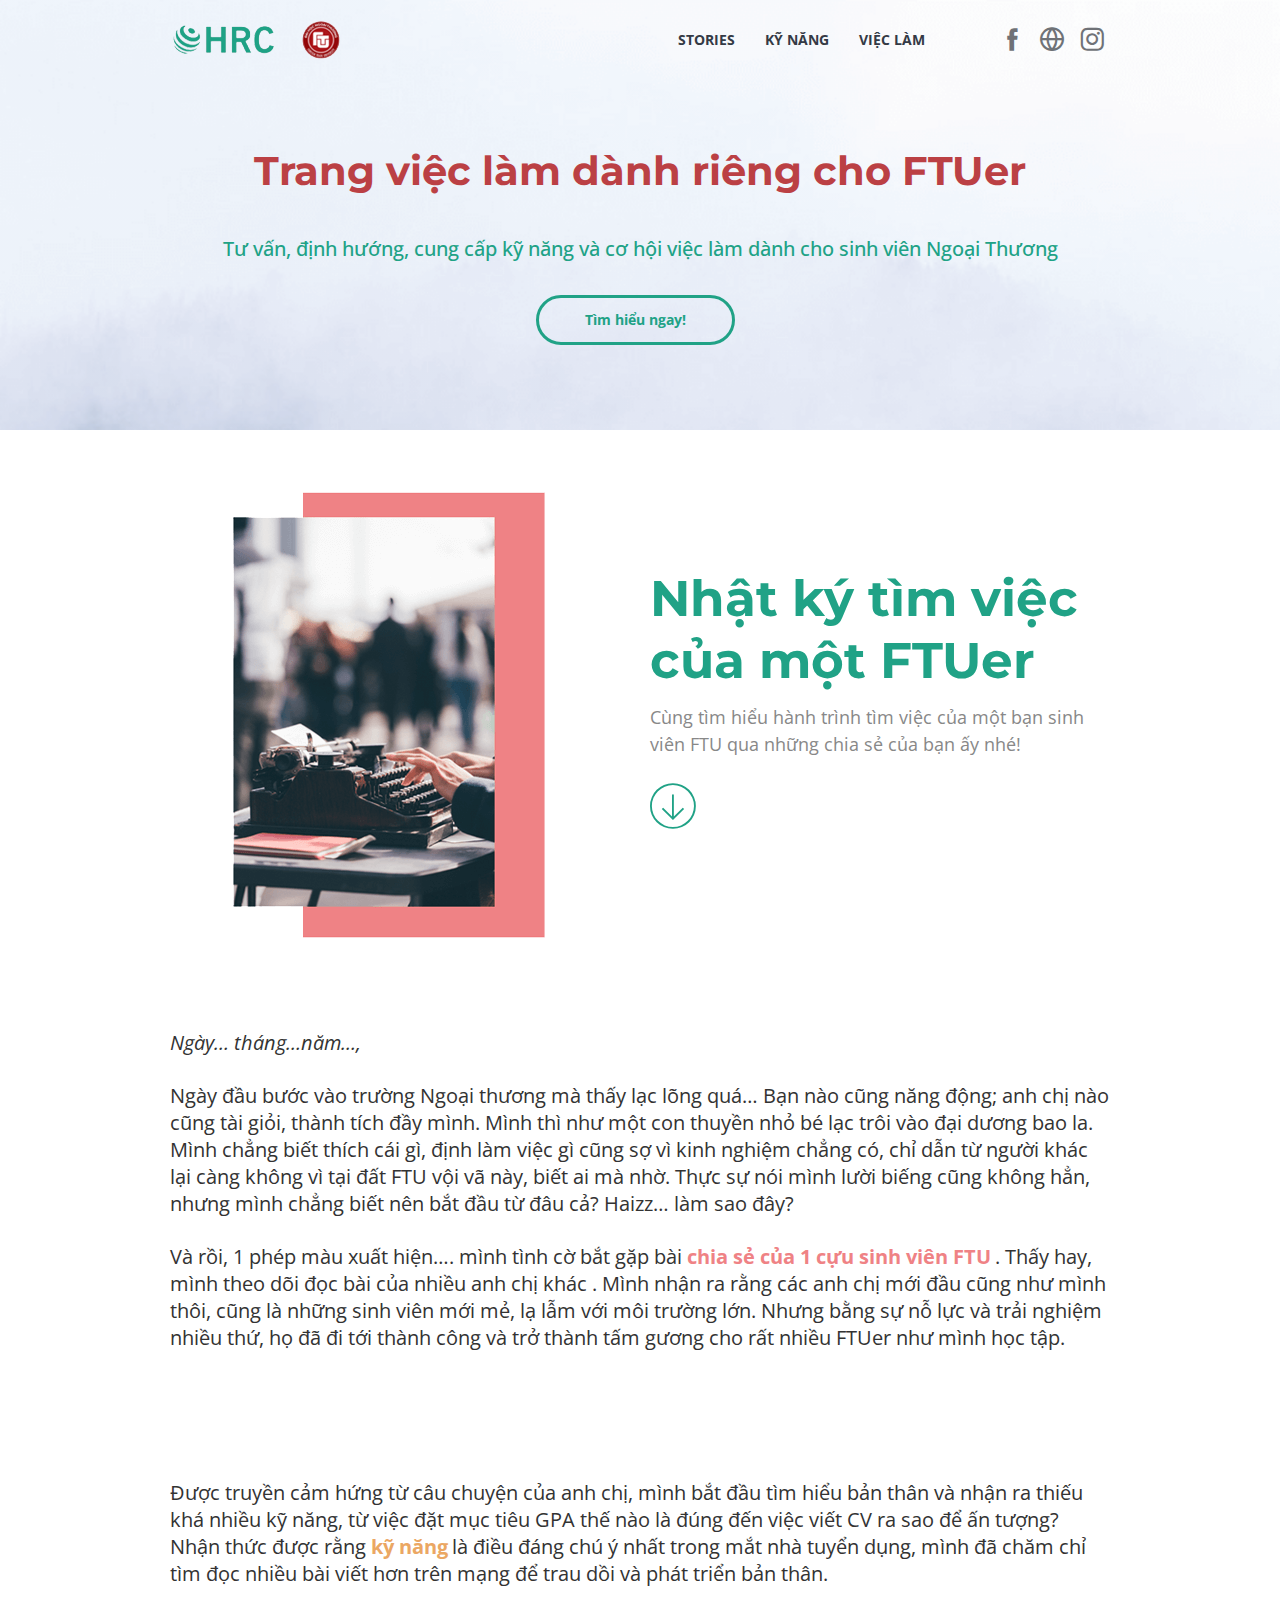
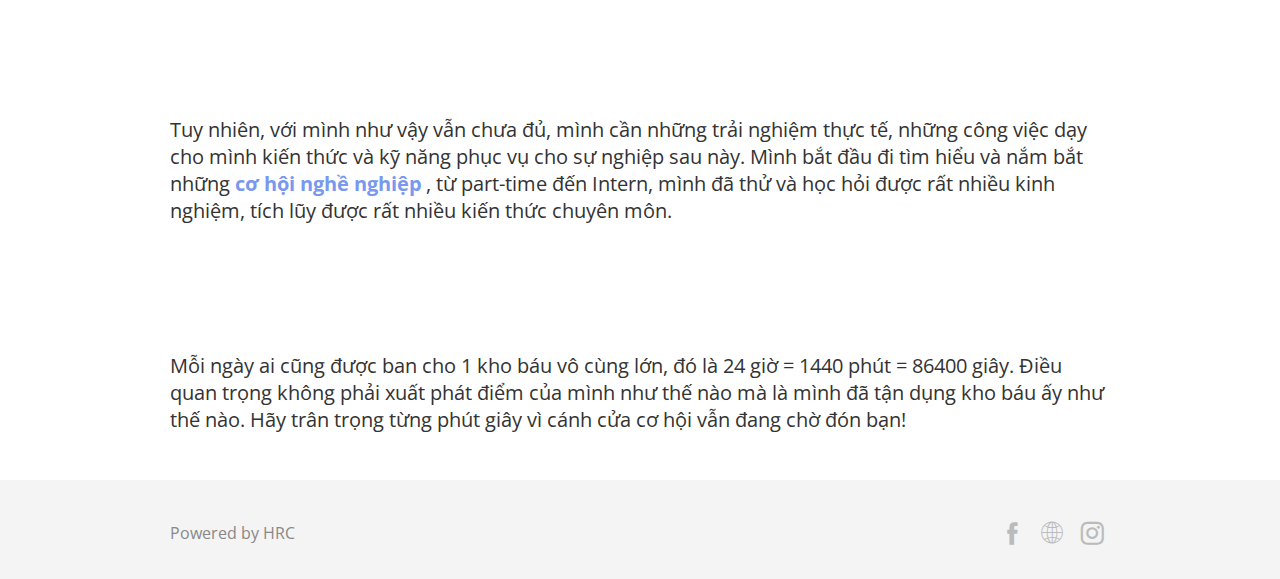
<file: index.html>
<!DOCTYPE html>
<html>
<head>
	<meta http-equiv="Content-Type" content="text/html; charset=utf-8">
	<meta name="viewport" content="width=device-width, initial-scale=1, maximum-scale=1">
	<link rel="shortcut icon" href="uploads/favicon.png">  
	<meta name="description" content="">
  <meta name="keywords" content="">
  <meta property="og:image" content="uploads/thumbnail-mvp.png">
	<!-- CSS dependencies -->
	<link rel="stylesheet" type="text/css" href="css/bootstrap.css" />
	<link rel="stylesheet" type="text/css" href="css/font-awesome.min.css" />
	<link rel="stylesheet" type="text/css" href="css/jquery.fancybox.min.css" />
	<link rel="stylesheet" type="text/css" href="css/pix_style.css" />
	<link rel="stylesheet" type="text/css" href="css/main.css"/>
	<link rel="stylesheet" type="text/css" href="css/font-style.css" />
	<link href="css/animations.min.css" rel="stylesheet" type="text/css" media="all" />
	<!--[if IE]>
	<link rel="stylesheet" type="text/css" href="css/ie-fix.css" />
	<![endif]-->
	<title>Career for FTUer</title>
	<style type="text/css" id="pix_page_style"></style>
</head>
<body><div class="pix_section pix_nav_menu normal pix-padding-v-30 pix-over-header pix_scroll_header" data-scroll-bg="#ffffff" id="section_headers_1" style="display: block; background-repeat: repeat-x; padding-top: 10px; padding-bottom: 10px;">
      <div class="container">
      <div class="row">
        <div class="col-md-10 col-xs-12 pix-inner-col col-sm-10 column ui-droppable">
        <div class="pix-content"><nav class="navbar navbar-default pix-no-margin-bottom pix-navbar-default">
          <div class="container-fluid">
          <div class="navbar-header">
            <button type="button" class="navbar-toggle collapsed" data-toggle="collapse" data-target="#pix-navbar-collapse" aria-expanded="false">
            <span class="sr-only">Toggle navigation</span>
            <span class="icon-bar"></span>
            <span class="icon-bar"></span>
            <span class="icon-bar"></span>
            </button>
            <a class="navbar-brand logo-img logo-img-a pix-adjust-height" href="http://ftu.hrc.com.vn/"><img src="uploads/Untitled-1-8ZI.png" alt="" class="img-responsive pix-logo-img"></a>
          </div>
          <div class="collapse navbar-collapse" id="pix-navbar-collapse">
            <ul class="nav navbar-nav navbar-right media-middle pix-header-nav pix-adjust-height" id="pix-header-nav" style="margin-top: 5px;">
    <li><a href="http://ftu.hrc.com.vn/stories.html" class="pix-gray pix-nav-link       " data-toggle="null" style="color: rgb(52, 58, 69);">STORIES</a>
    </li>
    <li><a href="http://ftu.hrc.com.vn/kynang.html" class="pix-gray pix-nav-link       " data-toggle="null" style="color: rgb(52, 58, 69);">KỸ NĂNG</a>
    </li>
    <li class="dropdown"><a href="http://ftu.hrc.com.vn/vieclam.html" class="dropdown-toggle pix-gray pix-nav-link" data-toggle="dropdown" style="color: rgb(52, 58, 69);">VIỆC LÀM  </a>
    <ul class="dropdown-menu dropdown-menu-left">
    <li><a href="https://hrc.com.vn/thong-tin/tong-hop-cong-viec-cho-ftuer-nam-nhat.html?utm_source=LP&amp;utm_campaign=FTU_MVP&amp;utm_content=nam1" class=" pix-nav-link       " data-toggle="null">Năm 1</a>
    </li>
    <li><a href="https://hrc.com.vn/thong-tin/tong-hop-cong-viec-cho-ftuer-nam-hai.html?utm_source=LP&amp;utm_campaign=FTU_MVP&amp;utm_content=nam2" class=" pix-nav-link       " data-toggle="null">Năm 2</a>
    </li>
    <li><a href="https://hrc.com.vn/thong-tin/tong-hop-cong-viec-cho-ftuer-nam-3-4.html?utm_source=LP&amp;utm_campaign=FTU_MVP&amp;utm_content=nam3-4" class=" pix-nav-link       " data-toggle="null">Năm 3 &amp; 4</a>
    </li>
    <li><a href="http://ftu.hrc.com.vn/vieclam.html" class=" pix-nav-link       " data-toggle="null">Xem thêm</a>
    </li>
    </ul>
    </li>
    </ul>
          </div>
          </div>
        </nav>
        </div>
      </div>
      <div class="col-md-2 col-xs-12 pix-inner-col col-sm-2 column ui-droppable">
        <div class="pix-content pix-adjust-height text-right" style="margin-top: 1.5px;">
        <div class="pix-header-item">
          <a href="https://www.facebook.com/hrc.fanpage/" class="small-social">
          <i class="pixicon-facebook3" style="color: rgb(111, 114, 119);"></i>
          </a>
          <a href="https://hrc.com.vn/" class="small-social">
          <i class="pixicon-globe2" style="color: rgb(111, 114, 119);"></i>
          </a>
          <a href="https://www.instagram.com/hrc.ftu/" class="small-social">
          <i class="pixicon-instagram4" style="color: rgb(111, 114, 119);"></i>
          </a>
        </div>
        </div>
      </div>
      </div>
    </div>
    </div>
    <div class="pix_section pix-padding-v-5 pix-startup-intro" id="section_headers_1" style="display: block; padding-top: 160px; background-image: linear-gradient(rgba(255, 255, 255, 0.31), rgba(255, 255, 255, 0.31)), url(&quot;uploads/Cover-1-fuD.png&quot;); background-color: rgb(255, 255, 255); background-size: cover; background-repeat: repeat-x; background-attachment: fixed; padding-bottom: 5px;" data-bg-img="linear-gradient( rgba(255,255,255,0.31) ,rgba(255,255,255,0.31)),url(&quot;uploads/Cover-1-fuD.png&quot;)" data-pix-offset="80">
    <div class="container">
      <div class="row">
      <div class="col-md-12 col-xs-12 col-sm-12 column ui-droppable">
        <div class="pix-content text-center">
        <h1 class="pix-white pix-no-margin-top secondary-font">
          <span class="pix_edit_text"><p style="text-align: center; color: rgb(187, 64, 68);"><b><span style="font-size: 40px;">Trang việc làm dành riêng cho FTUer</span></b><span style="font-size: 36px;"></span></p></span><div class="note-editor"></div><div class="note-dropzone"></div>
        </h1>
        <h5 class="pix-slight-white pix-margin-bottom-20 pix-no-margin-top">
          <span class="pix_edit_text"><br><span><span style="font-family: inherit; color: rgb(32, 162, 134);">Tư vấn, định hướng, cung cấp kỹ năng và cơ hội việc làm&nbsp;</span><span style="font-family: inherit; color: rgb(32, 162, 134);">dành cho sinh viên Ngoại Thương</span></span></span>
        </h5>
        <div class="pix-padding-bottom-40">
          <a href="#section_content_1" class="btn small-text pix-white-line wide pix-margin-right-10 pix-margin-top-10 btn-md pix-line btn-round-lg" style="background: transparent; border-color: rgb(32, 162, 134); color: rgb(32, 162, 134);">
          <span class="pix_edit_text">
            <strong>Tìm hiểu ngay!</strong></span>
          </a>
        </div>
        <div class="pix-margin-top-40">
        </div>
        </div>
      </div>
      </div>
    </div>
    </div>
    <div class="pix_section pix-padding" id="section_content_1" style="display: block;">
      <div class="container">
      <div class="row">
        <div class="col-md-6 col-xs-12 text-center col-sm-6 column ui-droppable">
        <div class="pix-content"><img src="uploads/Untitled-2HG.png" alt="" class="img-responsive"></div>
        </div>
        <div class="col-md-6 col-xs-12 col-sm-6 column ui-droppable">
        <div class="pix-content pix-padding-top-80">
          <h2 class="pix-black-gray-dark pix-no-margin-top secondary-font">
          <span class="pix_edit_text" style="color: #20a286; font-size: 50px"><strong>Nhật ký tìm việc</strong><br><span><strong>của một FTUer</strong></span></span>
          </h2>
          <p class="pix-black-gray-light big-text pix-margin-bottom-20">
          <span class="pix_edit_text" style="font-size: 18px">
            Cùng tìm hiểu hành trình tìm việc của một bạn sinh viên FTU qua những chia sẻ của bạn ấy nhé!
          </span>
          </p>
          <a href="#section_a" class="pix-margin-top-40">
          <i class="pixicon-bottom-arrow big-icon-55 pix-gray pix-moving-btn" style="color: #20a286;"></i>
          </a>
        </div>
        </div>
      </div>
      </div>
    </div><div class="pix_section pix-padding-v-100 green-yellow-bg" id="section_a" data-bg-img="url(&quot;uploads/Untitled-1.1-oRX.png&quot;)" style="background-image: url(&quot;uploads/Untitled-1.1-oRX.png&quot;); background-color: rgb(255, 255, 255); background-repeat: repeat-x; padding-top: 10px; padding-bottom: 10px; display: block; background-attachment: scroll;">
      <div class="container">
      <div class="row">
        <div class="col-xs-12 col-sm-12 column ui-droppable col-md-12" style="display: block;">
        <div class="pix-content pix-padding-top-80" style="background-repeat: repeat-x; padding: 20px 0px 0px; margin: 0px;">
          <p class="pix-black-2 big-text pix-margin-bottom-3">
          <span class="pix_edit_text">
              <span><span style="font-size: 20px; font-style: italic; ">Ngày… tháng…năm…,</span></span></span><br><br>
              <span><span style="font-size: 20px;">Ngày đầu bước vào trường Ngoại thương mà thấy lạc lõng quá… Bạn nào cũng năng động; anh chị nào cũng tài giỏi, thành tích đầy mình. Mình thì như một con thuyền nhỏ bé lạc trôi vào đại dương bao la. Mình chẳng biết thích cái gì, định làm việc gì cũng sợ vì kinh nghiệm chẳng có, chỉ dẫn từ người khác lại càng không vì tại đất FTU vội vã này, biết ai mà nhờ. Thực sự nói mình lười biếng cũng không hẳn, nhưng mình chẳng biết nên bắt đầu từ đâu cả? Haizz… làm sao đây?</span></span><br><br>
              <span><span style="font-size: 20px;">Và rồi, 1 phép màu xuất hiện…. mình tình cờ bắt gặp bài </span></span>
              <span><span style="font-size: 20px; color: #ef8285; font-weight: bold; ">chia sẻ của 1 cựu sinh viên FTU</span></span>
              <span><span style="font-size: 20px;">. Thấy hay, mình theo dõi đọc bài của nhiều anh chị khác . Mình nhận ra rằng các anh chị mới đầu cũng như mình thôi, cũng là những sinh viên mới mẻ, lạ lẫm với môi trường lớn. Nhưng bằng sự nỗ lực và trải nghiệm nhiều thứ, họ đã đi tới thành công và trở thành tấm gương cho rất nhiều FTUer như mình học tập.</span></span><br><br>
          </p>
          <a href="http://ftu.hrc.com.vn/stories.html" class="btn green-blue-bg pix-white normal pix-animate-in btn-lg fade-in-up-big animate-in" style="background-color: rgb(239, 130, 133);">
          <span class="pix_edit_text"><b><span style="font-size: 18px;">Chia sẻ từ những bạn sinh viên FTU...</span></b></span>
          </a>
        </div>
        </div>
      </div>
      </div>
    </div><div class="pix_section pix-padding-v-100 green-yellow-bg" id="section_b" data-bg-img="url(&quot;uploads/Untitled-1.1-oRX.png&quot;)" style="background-image: url(&quot;uploads/Untitled-1.1-oRX.png&quot;); background-color: rgb(255, 255, 255); background-repeat: repeat-x; padding-top: 10px; padding-bottom: 10px; display: block; background-attachment: scroll;">
      <div class="container">
      <div class="row">
        <div class="col-xs-12 col-sm-12 column ui-droppable col-md-12" style="display: block;">
        <div class="pix-content pix-padding-top-80" style="background-repeat: repeat-x; padding: 20px 0px 0px; margin: 0px;">
          <p class="pix-black-2 big-text pix-margin-bottom-3">
          <span class="pix_edit_text">
              <span><span style="font-size: 20px;">Được truyền cảm hứng từ câu chuyện của anh chị, mình bắt đầu tìm hiểu bản thân và nhận ra thiếu khá nhiều kỹ năng, từ việc đặt mục tiêu GPA thế nào là đúng đến việc viết CV ra sao để ấn tượng? Nhận thức được rằng </span></span></span>
              <span><span style="font-size: 20px; color: #eba763; font-weight: bold; ">kỹ năng</span></span>
              <span><span style="font-size: 20px;"> là điều đáng chú ý nhất trong mắt nhà tuyển dụng, mình đã chăm chỉ tìm đọc nhiều bài viết hơn trên mạng để trau dồi và phát triển bản thân.</span></span><br><br>
          </p>
          <a href="http://ftu.hrc.com.vn/kynang.html" class="btn green-blue-bg pix-white normal pix-animate-in btn-lg fade-in-up-big animate-in" style="background-color: rgb(235, 167, 99);">
          <span class="pix_edit_text"><b><span style="font-size: 18px;">Những bài viết kỹ năng chọn lọc</span></b></span>
          </a>
        </div>
        </div>
      </div>
      </div>
    </div><div class="pix_section pix-padding-v-100 green-yellow-bg" id="section_c" data-bg-img="url(&quot;uploads/Untitled-1.1-oRX.png&quot;)" style="background-image: url(&quot;uploads/Untitled-1.1-oRX.png&quot;); background-color: rgb(255, 255, 255); background-repeat: repeat-x; padding-top: 10px; padding-bottom: 10px; display: block; background-attachment: scroll;">
      <div class="container">
      <div class="row">
        <div class="col-xs-12 col-sm-12 column ui-droppable col-md-12" style="display: block;">
        <div class="pix-content pix-padding-top-80" style="background-repeat: repeat-x; padding: 20px 0px 0px; margin: 0px;">
          <p class="pix-black-2 big-text pix-margin-bottom-3">
          <span class="pix_edit_text">
              <span><span style="font-size: 20px;">Tuy nhiên, với mình như vậy vẫn chưa đủ, mình cần những trải nghiệm thực tế, những công việc dạy cho mình kiến thức và kỹ năng phục vụ cho sự nghiệp sau này. Mình bắt đầu đi tìm hiểu và nắm bắt những </span></span></span>
              <span><span style="font-size: 20px; color: #7998ee; font-weight: bold; ">cơ hội nghề nghiệp</span></span>
              <span><span style="font-size: 20px;">, từ part-time đến Intern, mình đã thử và học hỏi được rất nhiều kinh nghiệm, tích lũy được rất nhiều kiến thức chuyên môn.</span></span><br><br>
          </p>
          <a href="http://ftu.hrc.com.vn/vieclam.html" class="btn green-blue-bg pix-white normal pix-animate-in btn-lg fade-in-up-big animate-in" style="background-color: rgb(121, 152, 238);">
          <span class="pix_edit_text"><b><span style="font-size: 18px;">Tổng hợp công việc dành cho FTUer</span></b></span>
          </a>
        </div>
        </div>
      </div>
      </div>
    </div><div class="pix_section pix-padding-v-100 green-yellow-bg" id="section_d" data-bg-img="url(&quot;uploads/Untitled-1.1-oRX.png&quot;)" style="background-image: url(&quot;uploads/Untitled-1.1-oRX.png&quot;); background-color: rgb(255, 255, 255); background-repeat: repeat-x; padding-top: 10px; padding-bottom: 10px; display: block; background-attachment: scroll;">
      <div class="container">
      <div class="row">
        <div class="col-xs-12 col-sm-12 column ui-droppable col-md-12" style="display: block;">
        <div class="pix-content pix-padding-top-80" style="background-repeat: repeat-x; padding: 20px 0px 0px; margin: 0px;">
          <p class="pix-black-2 big-text pix-margin-bottom-3">
          <span class="pix_edit_text">
              <span><span style="font-size: 20px;">Mỗi ngày ai cũng được ban cho 1 kho báu vô cùng lớn, đó là 24 giờ = 1440 phút =  86400 giây. Điều quan trọng không phải xuất phát điểm của mình như thế nào mà là mình đã tận dụng kho báu ấy như thế nào. Hãy trân trọng từng phút giây vì cánh cửa cơ hội vẫn đang chờ đón bạn!</span></span></span><br><br>
          </p>
        </div>
        </div>
      </div>
      </div>
    </div>
    <div class="pix_section pix-padding-v-20 gray-bg" id="section_footer_1" style="display: block;">
      <div class="container">
      <div class="row">
        <div class="col-md-12 col-xs-12 col-sm-12 column ui-droppable">
        <div class="pix-content"><div class="pix-padding-v-10">
          <span class="pix-black-gray-light big-text pix-padding-v-10 pix-float-left"><span class="pix_edit_text">Powered by HRC</span></span>
          <span class="pix-padding-v-10 pix-float-right">
          <a href="https://www.facebook.com/hrc.fanpage/" class="small-social">
            <i class="pixicon-facebook3 big-icon-50 pix-slight-white"></i>
          </a>
          <a href="https://hrc.com.vn/" class="small-social">
            <i class="pixicon-global" style="color: rgb(187, 187, 187);"></i>
          </a>
          <a href="https://www.instagram.com/hrc.ftu/" class="small-social">
            <i class="pixicon-instagram4 big-icon-50 pix-slight-white"></i>
          </a>
          </span>
        </div></div>
        </div>
      </div>
      </div>
    </div>
<!-- Javascript -->
<script src="js/jquery-1.11.2.js"></script>
<script src="js/jquery-ui.js"></script>
<script src="js/bootstrap.js"></script>
<script src="js/velocity.min.js"></script>
<script src="js/velocity.ui.min.js"></script>
<script src="js/appear.min.js" type="text/javascript"></script>
<script src="js/animations.js" type="text/javascript"></script>
<script src="js/plugins.js" type="text/javascript"></script>
<script src="js/jquery.fancybox.min.js" type="text/javascript"></script>
<script src="js/custom.js"></script>
</body>
</html>
</file>
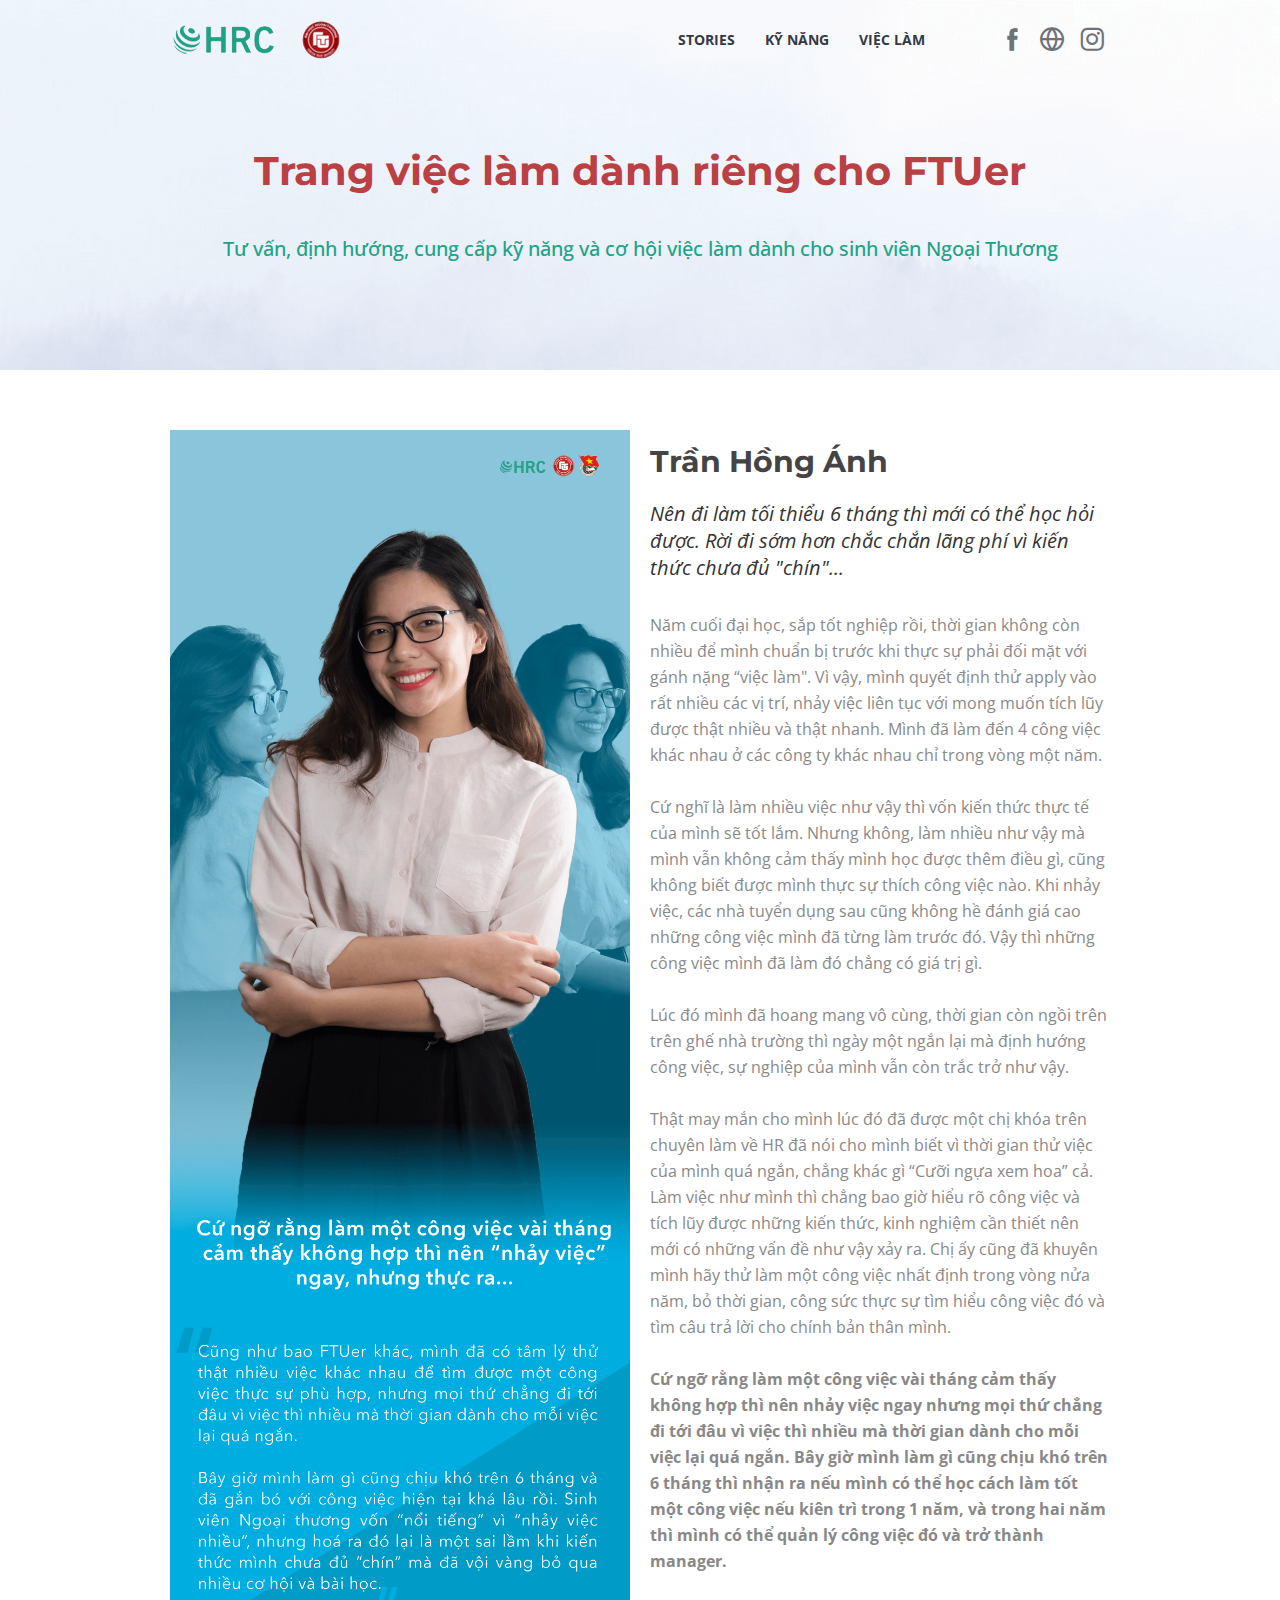
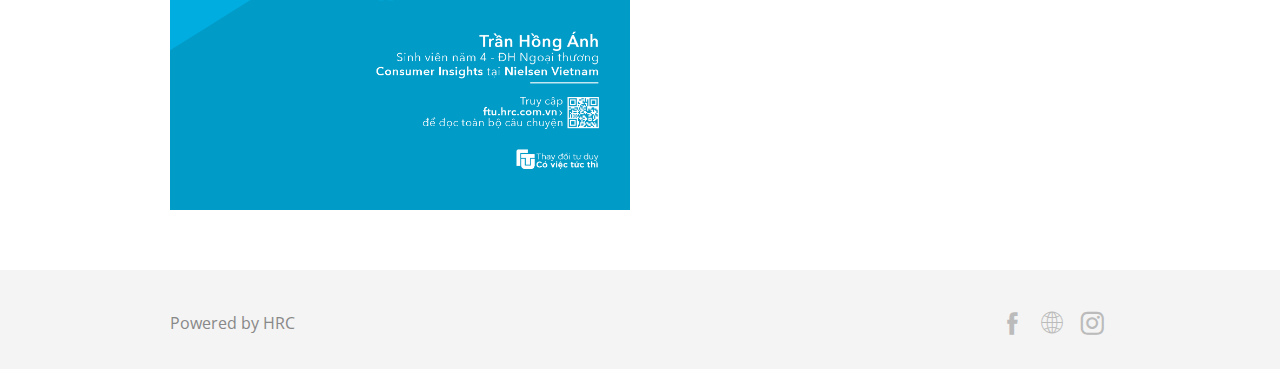
<file: anhth54.html>
<!DOCTYPE html>
<html>
<head>
	<meta http-equiv="Content-Type" content="text/html; charset=utf-8">
	<meta name="viewport" content="width=device-width, initial-scale=1, maximum-scale=1">
	<link rel="shortcut icon" href="uploads/favicon.png">  
	<meta name="description" content="">
  <meta name="keywords" content="">
  <meta property="og:image" content="uploads/thumbnail-mvp.png">
	<!-- CSS dependencies -->
	<link rel="stylesheet" type="text/css" href="css/bootstrap.css" />
	<link rel="stylesheet" type="text/css" href="css/font-awesome.min.css" />
	<link rel="stylesheet" type="text/css" href="css/jquery.fancybox.min.css" />
	<link rel="stylesheet" type="text/css" href="css/pix_style.css" />
	<link rel="stylesheet" type="text/css" href="css/main.css"/>
	<link rel="stylesheet" type="text/css" href="css/font-style.css" />
	<link href="css/animations.min.css" rel="stylesheet" type="text/css" media="all" />
	<!--[if IE]>
	<link rel="stylesheet" type="text/css" href="css/ie-fix.css" />
	<![endif]-->
	<title>Career for FTUer</title>
	<style type="text/css" id="pix_page_style"></style>
</head>
<body><div class="pix_section pix_nav_menu normal pix-padding-v-30 pix-over-header pix_scroll_header" data-scroll-bg="#ffffff" id="section_headers_1" style="display: block; background-repeat: repeat-x; padding-top: 10px; padding-bottom: 10px;">
  <div class="container">
   <div class="row">
    <div class="col-md-10 col-xs-12 pix-inner-col col-sm-10 column ui-droppable">
     <div class="pix-content"><nav class="navbar navbar-default pix-no-margin-bottom pix-navbar-default">
      <div class="container-fluid">
       <div class="navbar-header">
        <button type="button" class="navbar-toggle collapsed" data-toggle="collapse" data-target="#pix-navbar-collapse" aria-expanded="false">
         <span class="sr-only">Toggle navigation</span>
         <span class="icon-bar"></span>
         <span class="icon-bar"></span>
         <span class="icon-bar"></span>
        </button>
        <a class="navbar-brand logo-img logo-img-a pix-adjust-height" href="#"><img src="uploads/Untitled-1-8ZI.png" alt="" class="img-responsive pix-logo-img"></a>
       </div>
       <div class="collapse navbar-collapse" id="pix-navbar-collapse">
        <ul class="nav navbar-nav navbar-right media-middle pix-header-nav pix-adjust-height" id="pix-header-nav" style="margin-top: 5px;">
        <li><a href="http://ftu.hrc.com.vn/stories.html" class="pix-gray pix-nav-link       " data-toggle="null" style="color: rgb(52, 58, 69);">STORIES</a>
        </li>
        <li><a href="http://ftu.hrc.com.vn/kynang.html" class="pix-gray pix-nav-link       " data-toggle="null" style="color: rgb(52, 58, 69);">KỸ NĂNG</a>
        </li>
        <li class="dropdown"><a href="http://ftu.hrc.com.vn/vieclam.html" class="dropdown-toggle pix-gray pix-nav-link" data-toggle="dropdown" style="color: rgb(52, 58, 69);">VIỆC LÀM  </a>
        <ul class="dropdown-menu dropdown-menu-left">
        <li><a href="https://hrc.com.vn/thong-tin/tong-hop-cong-viec-cho-ftuer-nam-nhat.html?utm_source=LP&amp;utm_campaign=FTU_MVP&amp;utm_content=nam1" class=" pix-nav-link       " data-toggle="null">Năm 1</a>
        </li>
        <li><a href="https://hrc.com.vn/thong-tin/tong-hop-cong-viec-cho-ftuer-nam-hai.html?utm_source=LP&amp;utm_campaign=FTU_MVP&amp;utm_content=nam2" class=" pix-nav-link       " data-toggle="null">Năm 2</a>
        </li>
        <li><a href="https://hrc.com.vn/thong-tin/tong-hop-cong-viec-cho-ftuer-nam-3-4.html?utm_source=LP&amp;utm_campaign=FTU_MVP&amp;utm_content=nam3-4" class=" pix-nav-link       " data-toggle="null">Năm 3 &amp; 4</a>
        </li>
        <li><a href="http://ftu.hrc.com.vn/vieclam.html" class=" pix-nav-link       " data-toggle="null">Xem thêm</a>
        </li>
        </ul>
        </li>
        </ul>
       </div>
      </div>
     </nav>
    </div>
   </div>
   <div class="col-md-2 col-xs-12 pix-inner-col col-sm-2 column ui-droppable">
    <div class="pix-content pix-adjust-height text-right" style="margin-top: 1.5px;">
     <div class="pix-header-item">
      <a href="https://www.facebook.com/hrc.fanpage/" class="small-social">
       <i class="pixicon-facebook3" style="color: rgb(111, 114, 119);"></i>
      </a>
      <a href="https://hrc.com.vn/" class="small-social">
       <i class="pixicon-globe2" style="color: rgb(111, 114, 119);"></i>
      </a>
      <a href="https://www.instagram.com/hrc.ftu/" class="small-social">
       <i class="pixicon-instagram4" style="color: rgb(111, 114, 119);"></i>
        </a>
      </div>
      </div>
    </div>
    </div>
  </div>
  </div>
  <div class="pix_section pix-padding-v-5 pix-startup-intro" id="section_headers_1" style="display: block; padding-top: 160px; background-image: linear-gradient(rgba(255, 255, 255, 0.31), rgba(255, 255, 255, 0.31)), url(&quot;uploads/Cover-1-fuD.png&quot;); background-color: rgb(255, 255, 255); background-size: cover; background-repeat: repeat-x; background-attachment: fixed; padding-bottom: 5px;" data-bg-img="linear-gradient( rgba(255,255,255,0.31) ,rgba(255,255,255,0.31)),url(&quot;uploads/Cover-1-fuD.png&quot;)" data-pix-offset="80">
  <div class="container">
    <div class="row">
    <div class="col-md-12 col-xs-12 col-sm-12 column ui-droppable">
      <div class="pix-content text-center">
      <h1 class="pix-white pix-no-margin-top secondary-font">
        <span class="pix_edit_text"><p style="text-align: center; color: rgb(187, 64, 68);"><b><span style="font-size: 40px;">Trang việc làm dành riêng cho FTUer</span></b><span style="font-size: 36px;"></span></p></span><div class="note-editor"></div><div class="note-dropzone"></div>
      </h1>
      <h5 class="pix-slight-white pix-margin-bottom-20 pix-no-margin-top">
        <span class="pix_edit_text"><br><span><span style="font-family: inherit; color: rgb(32, 162, 134);">Tư vấn, định hướng, cung cấp kỹ năng và cơ hội việc làm&nbsp;</span><span style="font-family: inherit; color: rgb(32, 162, 134);">dành cho sinh viên Ngoại Thương</span></span></span>
      </h5>
      <div class="pix-padding-bottom-40">
      </div>
      <div class="pix-margin-top-40">
      </div>
      </div>
    </div>
    </div>
  </div>
  </div>
  <div class="pix_section pix-padding" id="section_content_1" style="display: block;">
    <div class="container">
    <div class="row">
      <div class="col-md-6 col-xs-12 text-center col-sm-6 column ui-droppable">
      <div class="pix-content"><img src="uploads/_anhth54-NYv.png" alt="" class="img-responsive"></div>
      </div>
      <div class="col-md-6 col-xs-12 col-sm-6 column ui-droppable">
      <div class="pix-content pix-padding-top-60" style="background-repeat: repeat-x; padding: 0px; margin: 0px;">
        <h2 class="pix-black-gray-dark pix-no-margin-top secondary-font">
        <span class="pix_edit_text" style="font-size: 30px"><b>Trần Hồng Ánh</b></span>
        </h2>
        <p class="pix-black-2 big-text pix-margin-bottom-3">
        <span class="pix_edit_text"><span style="font-size: 20px; font-style: italic; ">Nên đi làm tối thiểu 6 tháng thì mới có thể học hỏi được. Rời đi sớm hơn chắc chắn lãng phí vì kiến thức chưa đủ "chín"...</span></span>
        </p>
        <br><p class="pix-black-gray-light big-text pix-margin-bottom-20">
        <span class="pix_edit_text">Năm cuối đại học, sắp tốt nghiệp rồi, thời gian không còn nhiều để mình chuẩn bị trước khi thực sự phải đối mặt với gánh nặng “việc làm". Vì vậy, mình quyết định thử apply vào rất nhiều các vị trí, nhảy việc liên tục với mong muốn tích lũy được thật nhiều và thật nhanh. Mình đã làm đến 4 công việc khác nhau ở các công ty khác nhau chỉ trong vòng một năm.
          <br><span>
          </span><br><span>Cứ nghĩ là làm nhiều việc như vậy thì vốn kiến thức thực tế của mình sẽ tốt lắm.  Nhưng không, làm nhiều như vậy mà mình vẫn không cảm thấy mình học được thêm điều gì, cũng không biết được mình thực sự thích công việc nào. Khi nhảy việc, các nhà tuyển dụng sau cũng không hề đánh giá cao những công việc mình đã từng làm trước đó. Vậy thì những công việc mình đã làm đó chẳng có giá trị gì.
          </span><br><span>
          </span><br><span>Lúc đó mình đã hoang mang vô cùng, thời gian còn ngồi trên trên ghế nhà trường thì ngày một ngắn lại mà định hướng công việc, sự nghiệp của mình vẫn còn trắc trở như vậy.
          </span><br><span>
          </span><br><span>Thật may mắn cho mình lúc đó đã được một chị khóa trên chuyên làm về HR đã nói cho mình biết vì thời gian thử việc của mình quá ngắn, chẳng khác gì “Cưỡi ngựa xem hoa” cả. Làm việc như mình thì chẳng bao giờ hiểu rõ công việc và tích lũy được những kiến thức, kinh nghiệm cần thiết nên mới có những vấn đề như vậy xảy ra. Chị ấy cũng đã khuyên mình hãy thử làm một công việc nhất định trong vòng nửa năm, bỏ thời gian, công sức thực sự tìm hiểu công việc đó và tìm câu trả lời cho chính bản thân mình.      
          </span><br><span>  
          </span><br><span><span style="font-weight: bold;">Cứ ngỡ rằng làm một công việc vài tháng cảm thấy không hợp thì nên nhảy việc ngay nhưng mọi thứ chẳng đi tới đâu vì việc thì nhiều mà thời gian dành cho mỗi việc lại quá ngắn. Bây giờ mình làm gì cũng chịu khó trên 6 tháng thì nhận ra nếu mình có thể học cách làm tốt một công việc nếu kiên trì trong 1 năm, và trong hai năm thì mình có thể quản lý công việc đó và trở thành manager.
          </span></span><br><span><br></span></span>
        </p>
      </div>
      </div>
    </div>
    </div>
  </div><div class="pix_section pix-padding-v-20 gray-bg" id="section_footer_1" style="display: block;">
    <div class="container">
    <div class="row">
      <div class="col-md-12 col-xs-12 col-sm-12 column ui-droppable">
      <div class="pix-content"><div class="pix-padding-v-10">
        <span class="pix-black-gray-light big-text pix-padding-v-10 pix-float-left"><span class="pix_edit_text">Powered by HRC</span></span>
        <span class="pix-padding-v-10 pix-float-right">
        <a href="https://www.facebook.com/hrc.fanpage/" class="small-social">
          <i class="pixicon-facebook3 big-icon-50 pix-slight-white"></i>
        </a>
        <a href="https://hrc.com.vn/" class="small-social">
          <i class="pixicon-global" style="color: rgb(187, 187, 187);"></i>
        </a>
        <a href="https://www.instagram.com/hrc.ftu/" class="small-social">
          <i class="pixicon-instagram4 big-icon-50 pix-slight-white"></i>
        </a>
        </span>
      </div></div>
      </div>
    </div>
    </div>
  </div>
<!-- Javascript -->
<script src="js/jquery-1.11.2.js"></script>
<script src="js/jquery-ui.js"></script>
<script src="js/bootstrap.js"></script>
<script src="js/velocity.min.js"></script>
<script src="js/velocity.ui.min.js"></script>
<script src="js/appear.min.js" type="text/javascript"></script>
<script src="js/animations.js" type="text/javascript"></script>
<script src="js/plugins.js" type="text/javascript"></script>
<script src="js/jquery.fancybox.min.js" type="text/javascript"></script>
<script src="js/custom.js"></script>
</body>
</html>
</file>
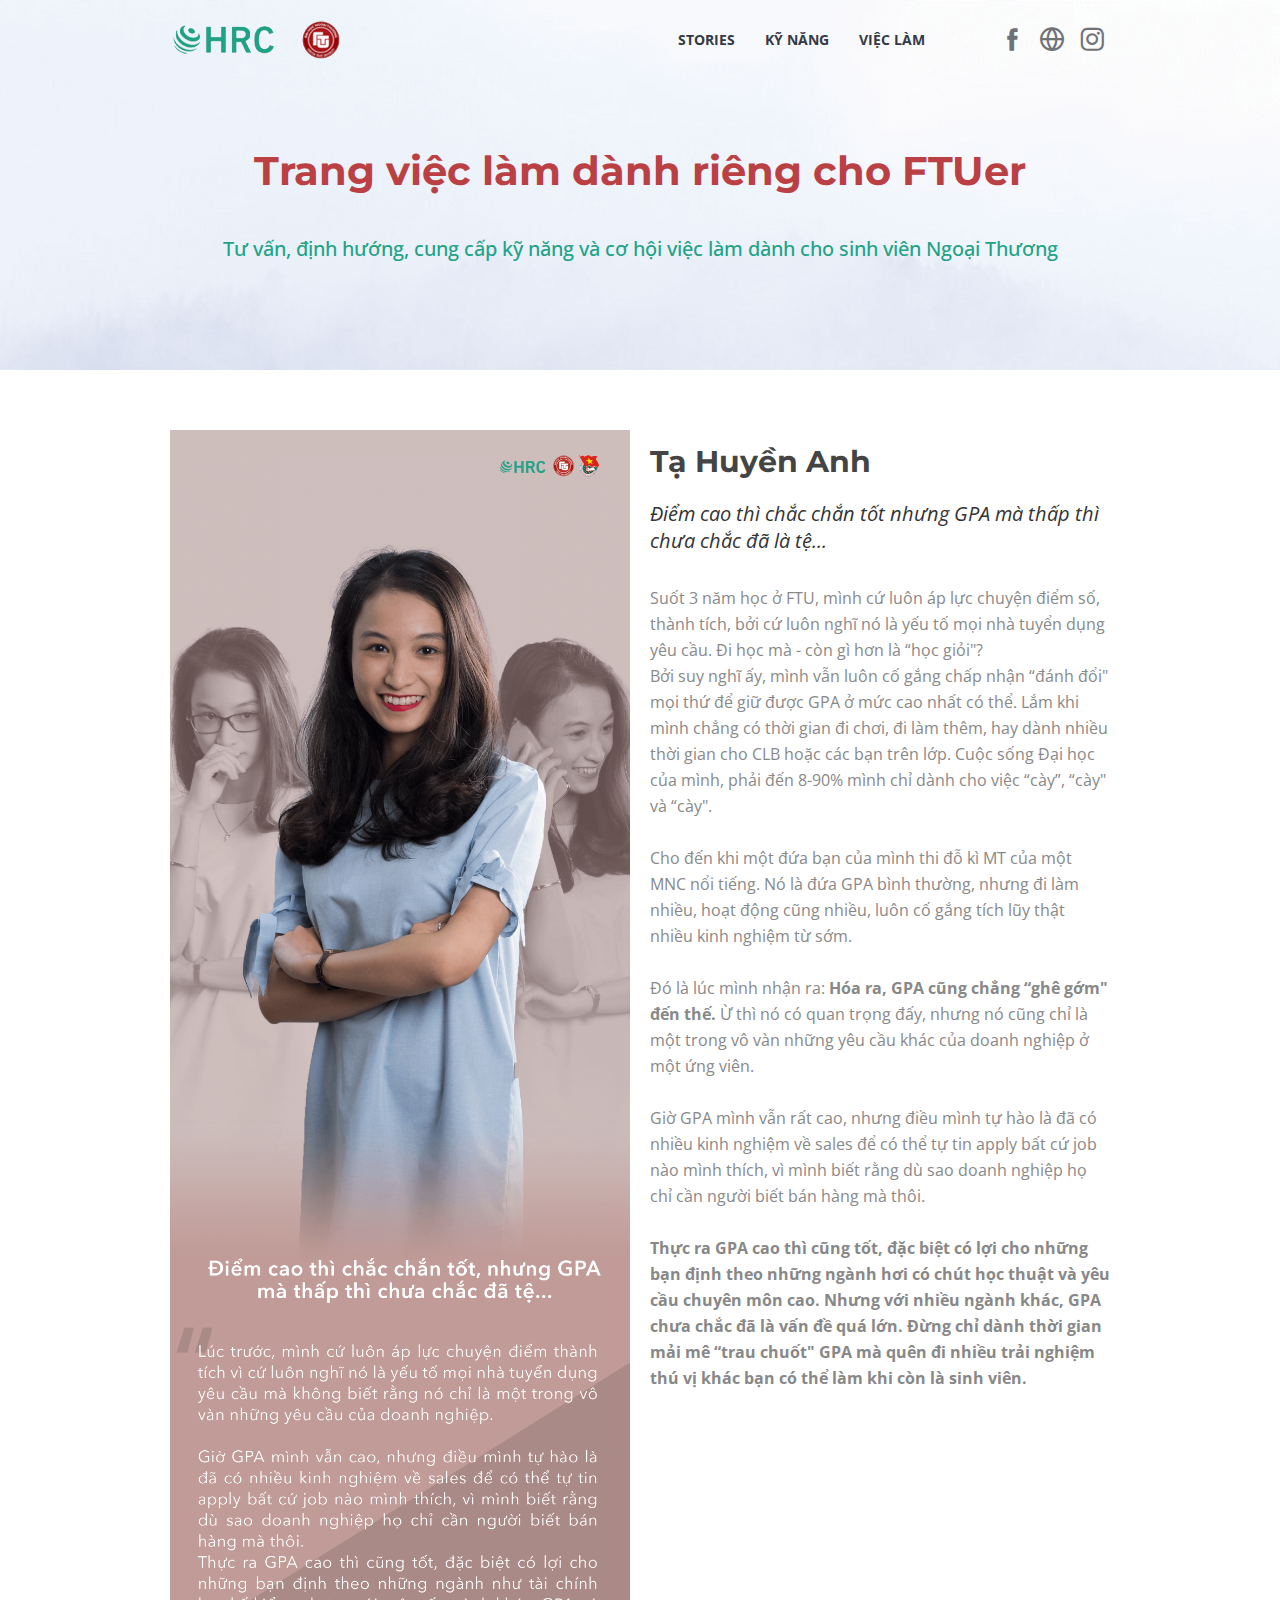
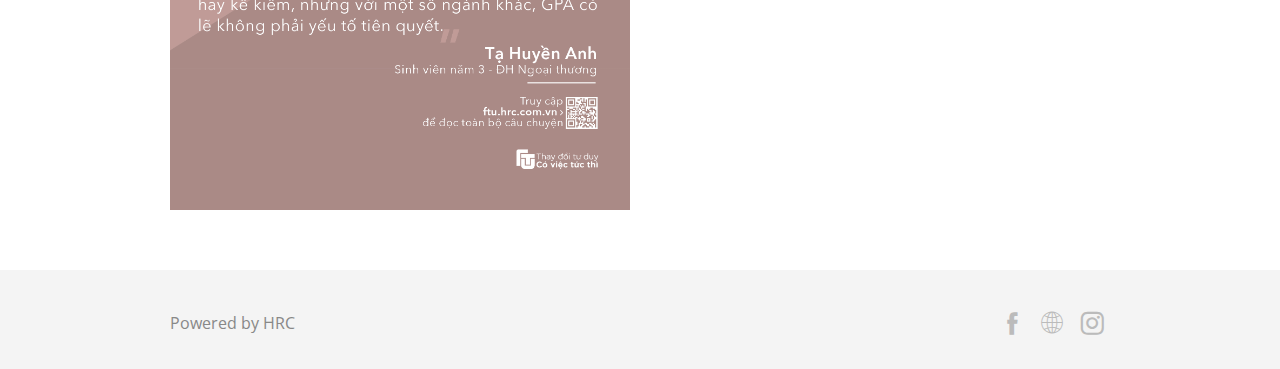
<file: anhth55.html>
<!DOCTYPE html>
<html>
<head>
	<meta http-equiv="Content-Type" content="text/html; charset=utf-8">
	<meta name="viewport" content="width=device-width, initial-scale=1, maximum-scale=1">
	<link rel="shortcut icon" href="uploads/favicon.png">  
	<meta name="description" content="">
  <meta name="keywords" content="">
  <meta property="og:image" content="uploads/thumbnail-mvp.png">
	<!-- CSS dependencies -->
	<link rel="stylesheet" type="text/css" href="css/bootstrap.css" />
	<link rel="stylesheet" type="text/css" href="css/font-awesome.min.css" />
	<link rel="stylesheet" type="text/css" href="css/jquery.fancybox.min.css" />
	<link rel="stylesheet" type="text/css" href="css/pix_style.css" />
	<link rel="stylesheet" type="text/css" href="css/main.css"/>
	<link rel="stylesheet" type="text/css" href="css/font-style.css" />
	<link href="css/animations.min.css" rel="stylesheet" type="text/css" media="all" />
	<!--[if IE]>
	<link rel="stylesheet" type="text/css" href="css/ie-fix.css" />
	<![endif]-->
	<title>Career for FTUer</title>
	<style type="text/css" id="pix_page_style"></style>
</head>
<body><div class="pix_section pix_nav_menu normal pix-padding-v-30 pix-over-header pix_scroll_header" data-scroll-bg="#ffffff" id="section_headers_1" style="display: block; background-repeat: repeat-x; padding-top: 10px; padding-bottom: 10px;">
    <div class="container">
      <div class="row">
        <div class="col-md-10 col-xs-12 pix-inner-col col-sm-10 column ui-droppable">
        <div class="pix-content"><nav class="navbar navbar-default pix-no-margin-bottom pix-navbar-default">
          <div class="container-fluid">
          <div class="navbar-header">
            <button type="button" class="navbar-toggle collapsed" data-toggle="collapse" data-target="#pix-navbar-collapse" aria-expanded="false">
            <span class="sr-only">Toggle navigation</span>
            <span class="icon-bar"></span>
            <span class="icon-bar"></span>
            <span class="icon-bar"></span>
            </button>
            <a class="navbar-brand logo-img logo-img-a pix-adjust-height" href="#"><img src="uploads/Untitled-1-8ZI.png" alt="" class="img-responsive pix-logo-img"></a>
          </div>
          <div class="collapse navbar-collapse" id="pix-navbar-collapse">
            <ul class="nav navbar-nav navbar-right media-middle pix-header-nav pix-adjust-height" id="pix-header-nav" style="margin-top: 5px;">
    <li><a href="http://ftu.hrc.com.vn/stories.html" class="pix-gray pix-nav-link       " data-toggle="null" style="color: rgb(52, 58, 69);">STORIES</a>
    </li>
    <li><a href="http://ftu.hrc.com.vn/kynang.html" class="pix-gray pix-nav-link       " data-toggle="null" style="color: rgb(52, 58, 69);">KỸ NĂNG</a>
    </li>
    <li class="dropdown"><a href="http://ftu.hrc.com.vn/vieclam.html" class="dropdown-toggle pix-gray pix-nav-link" data-toggle="dropdown" style="color: rgb(52, 58, 69);">VIỆC LÀM  </a>
    <ul class="dropdown-menu dropdown-menu-left">
    <li><a href="https://hrc.com.vn/thong-tin/tong-hop-cong-viec-cho-ftuer-nam-nhat.html?utm_source=LP&amp;utm_campaign=FTU_MVP&amp;utm_content=nam1" class=" pix-nav-link       " data-toggle="null">Năm 1</a>
    </li>
    <li><a href="https://hrc.com.vn/thong-tin/tong-hop-cong-viec-cho-ftuer-nam-hai.html?utm_source=LP&amp;utm_campaign=FTU_MVP&amp;utm_content=nam2" class=" pix-nav-link       " data-toggle="null">Năm 2</a>
    </li>
    <li><a href="https://hrc.com.vn/thong-tin/tong-hop-cong-viec-cho-ftuer-nam-3-4.html?utm_source=LP&amp;utm_campaign=FTU_MVP&amp;utm_content=nam3-4" class=" pix-nav-link       " data-toggle="null">Năm 3 &amp; 4</a>
    </li>
    <li><a href="http://ftu.hrc.com.vn/vieclam.html" class=" pix-nav-link       " data-toggle="null">Xem thêm</a>
    </li>
    </ul>
    </li>
    </ul>
          </div>
          </div>
        </nav>
        </div>
      </div>
      <div class="col-md-2 col-xs-12 pix-inner-col col-sm-2 column ui-droppable">
        <div class="pix-content pix-adjust-height text-right" style="margin-top: 1.5px;">
        <div class="pix-header-item">
          <a href="https://www.facebook.com/hrc.fanpage/" class="small-social">
          <i class="pixicon-facebook3" style="color: rgb(111, 114, 119);"></i>
          </a>
          <a href="https://hrc.com.vn/" class="small-social">
          <i class="pixicon-globe2" style="color: rgb(111, 114, 119);"></i>
          </a>
          <a href="https://www.instagram.com/hrc.ftu/" class="small-social">
          <i class="pixicon-instagram4" style="color: rgb(111, 114, 119);"></i>
          </a>
        </div>
        </div>
      </div>
      </div>
    </div>
    </div>
    <div class="pix_section pix-padding-v-5 pix-startup-intro" id="section_headers_1" style="display: block; padding-top: 160px; background-image: linear-gradient(rgba(255, 255, 255, 0.31), rgba(255, 255, 255, 0.31)), url(&quot;uploads/Cover-1-fuD.png&quot;); background-color: rgb(255, 255, 255); background-size: cover; background-repeat: repeat-x; background-attachment: fixed; padding-bottom: 5px;" data-bg-img="linear-gradient( rgba(255,255,255,0.31) ,rgba(255,255,255,0.31)),url(&quot;uploads/Cover-1-fuD.png&quot;)" data-pix-offset="80">
    <div class="container">
      <div class="row">
      <div class="col-md-12 col-xs-12 col-sm-12 column ui-droppable">
        <div class="pix-content text-center">
        <h1 class="pix-white pix-no-margin-top secondary-font">
          <span class="pix_edit_text"><p style="text-align: center; color: rgb(187, 64, 68);"><b><span style="font-size: 40px;">Trang việc làm dành riêng cho FTUer</span></b><span style="font-size: 36px;"></span></p></span><div class="note-editor"></div><div class="note-dropzone"></div>
        </h1>
        <h5 class="pix-slight-white pix-margin-bottom-20 pix-no-margin-top">
          <span class="pix_edit_text"><br><span><span style="font-family: inherit; color: rgb(32, 162, 134);">Tư vấn, định hướng, cung cấp kỹ năng và cơ hội việc làm&nbsp;</span><span style="font-family: inherit; color: rgb(32, 162, 134);">dành cho sinh viên Ngoại Thương</span></span></span>
        </h5>
        <div class="pix-padding-bottom-40">
        </div>
        <div class="pix-margin-top-40">
        </div>
        </div>
      </div>
      </div>
    </div>
  </div>
    <div class="pix_section pix-padding" id="section_content_1" style="display: block;">
      <div class="container">
      <div class="row">
        <div class="col-md-6 col-xs-12 text-center col-sm-6 column ui-droppable">
        <div class="pix-content"><img src="uploads/cunha55-i6X.png" alt="" class="img-responsive"></div>
        </div>
        <div class="col-md-6 col-xs-12 col-sm-6 column ui-droppable">
        <div class="pix-content pix-padding-top-60" style="background-repeat: repeat-x; padding: 0px; margin: 0px;">
          <h2 class="pix-black-gray-dark pix-no-margin-top secondary-font">
          <span class="pix_edit_text" style="font-size:30px"><b>Tạ Huyền Anh</b></span>
          </h2>
          <p class="pix-black-2 big-text pix-margin-bottom-3">
          <span class="pix_edit_text"><span style="font-size: 20px; font-style: italic; ">Điểm cao thì chắc chắn tốt nhưng GPA mà thấp thì chưa chắc đã là tệ...</span></span>
          </p>
          <br><p class="pix-black-gray-light big-text pix-margin-bottom-20">
          <span class="pix_edit_text">Suốt 3 năm học ở FTU, mình cứ luôn áp lực chuyện điểm số, thành tích, bởi cứ luôn nghĩ nó là yếu tố mọi nhà tuyển dụng yêu cầu. Đi học mà - còn gì hơn là “học giỏi"? 
    <br><span>Bởi suy nghĩ ấy, mình vẫn luôn cố gắng chấp nhận “đánh đổi" mọi thứ để giữ được GPA ở mức cao nhất có thể. Lắm khi mình chẳng có thời gian đi chơi, đi làm thêm, hay dành nhiều thời gian cho CLB hoặc các bạn trên lớp. Cuộc sống Đại học của mình, phải đến 8-90% mình chỉ dành cho việc “cày”, “cày" và “cày". 
    </span><br><span>
    </span><br><span>Cho đến khi một đứa bạn của mình thi đỗ kì MT của một MNC nổi tiếng. Nó là đứa GPA bình thường, nhưng đi làm nhiều, hoạt động cũng nhiều, luôn cố gắng tích lũy thật nhiều kinh nghiệm từ sớm. 
    </span><br><span>
    </span><br><span>Đó là lúc mình nhận ra: <span style="font-weight: bold;">Hóa ra, GPA cũng chẳng “ghê gớm" đến thế.</span> Ừ thì nó có quan trọng đấy, nhưng nó cũng chỉ là một trong vô vàn những yêu cầu khác của doanh nghiệp ở một ứng viên.
    </span><br><span>
    </span><br><span>Giờ GPA mình vẫn rất cao, nhưng điều mình tự hào là đã có nhiều kinh nghiệm về sales để có thể tự tin apply bất cứ job nào mình thích, vì mình biết rằng dù sao doanh nghiệp họ chỉ cần người biết bán hàng mà thôi.
    </span><br><span>
    </span><br><span><span style="font-weight: bold;">Thực ra GPA cao thì cũng tốt, đặc biệt có lợi cho những bạn định theo những ngành hơi có chút học thuật và yêu cầu chuyên môn cao. Nhưng với nhiều ngành khác, GPA chưa chắc đã là vấn đề quá lớn. Đừng chỉ dành thời gian mải mê “trau chuốt" GPA mà quên đi nhiều trải nghiệm thú vị khác bạn có thể làm khi còn là sinh viên.
    </span></span></span>
          </p>
        </div>
        </div>
      </div>
      </div>
    </div><div class="pix_section pix-padding-v-20 gray-bg" id="section_footer_1" style="display: block;">
      <div class="container">
      <div class="row">
        <div class="col-md-12 col-xs-12 col-sm-12 column ui-droppable">
        <div class="pix-content"><div class="pix-padding-v-10">
          <span class="pix-black-gray-light big-text pix-padding-v-10 pix-float-left"><span class="pix_edit_text">Powered by HRC</span></span>
          <span class="pix-padding-v-10 pix-float-right">
          <a href="https://www.facebook.com/hrc.fanpage/" class="small-social">
            <i class="pixicon-facebook3 big-icon-50 pix-slight-white"></i>
          </a>
          <a href="https://hrc.com.vn/" class="small-social">
            <i class="pixicon-global" style="color: rgb(187, 187, 187);"></i>
          </a>
          <a href="https://www.instagram.com/hrc.ftu/" class="small-social">
            <i class="pixicon-instagram4 big-icon-50 pix-slight-white"></i>
          </a>
          </span>
        </div></div>
        </div>
      </div>
      </div>
    </div>
<!-- Javascript -->
<script src="js/jquery-1.11.2.js"></script>
<script src="js/jquery-ui.js"></script>
<script src="js/bootstrap.js"></script>
<script src="js/velocity.min.js"></script>
<script src="js/velocity.ui.min.js"></script>
<script src="js/appear.min.js" type="text/javascript"></script>
<script src="js/animations.js" type="text/javascript"></script>
<script src="js/plugins.js" type="text/javascript"></script>
<script src="js/jquery.fancybox.min.js" type="text/javascript"></script>
<script src="js/custom.js"></script>
</body>
</html>
</file>
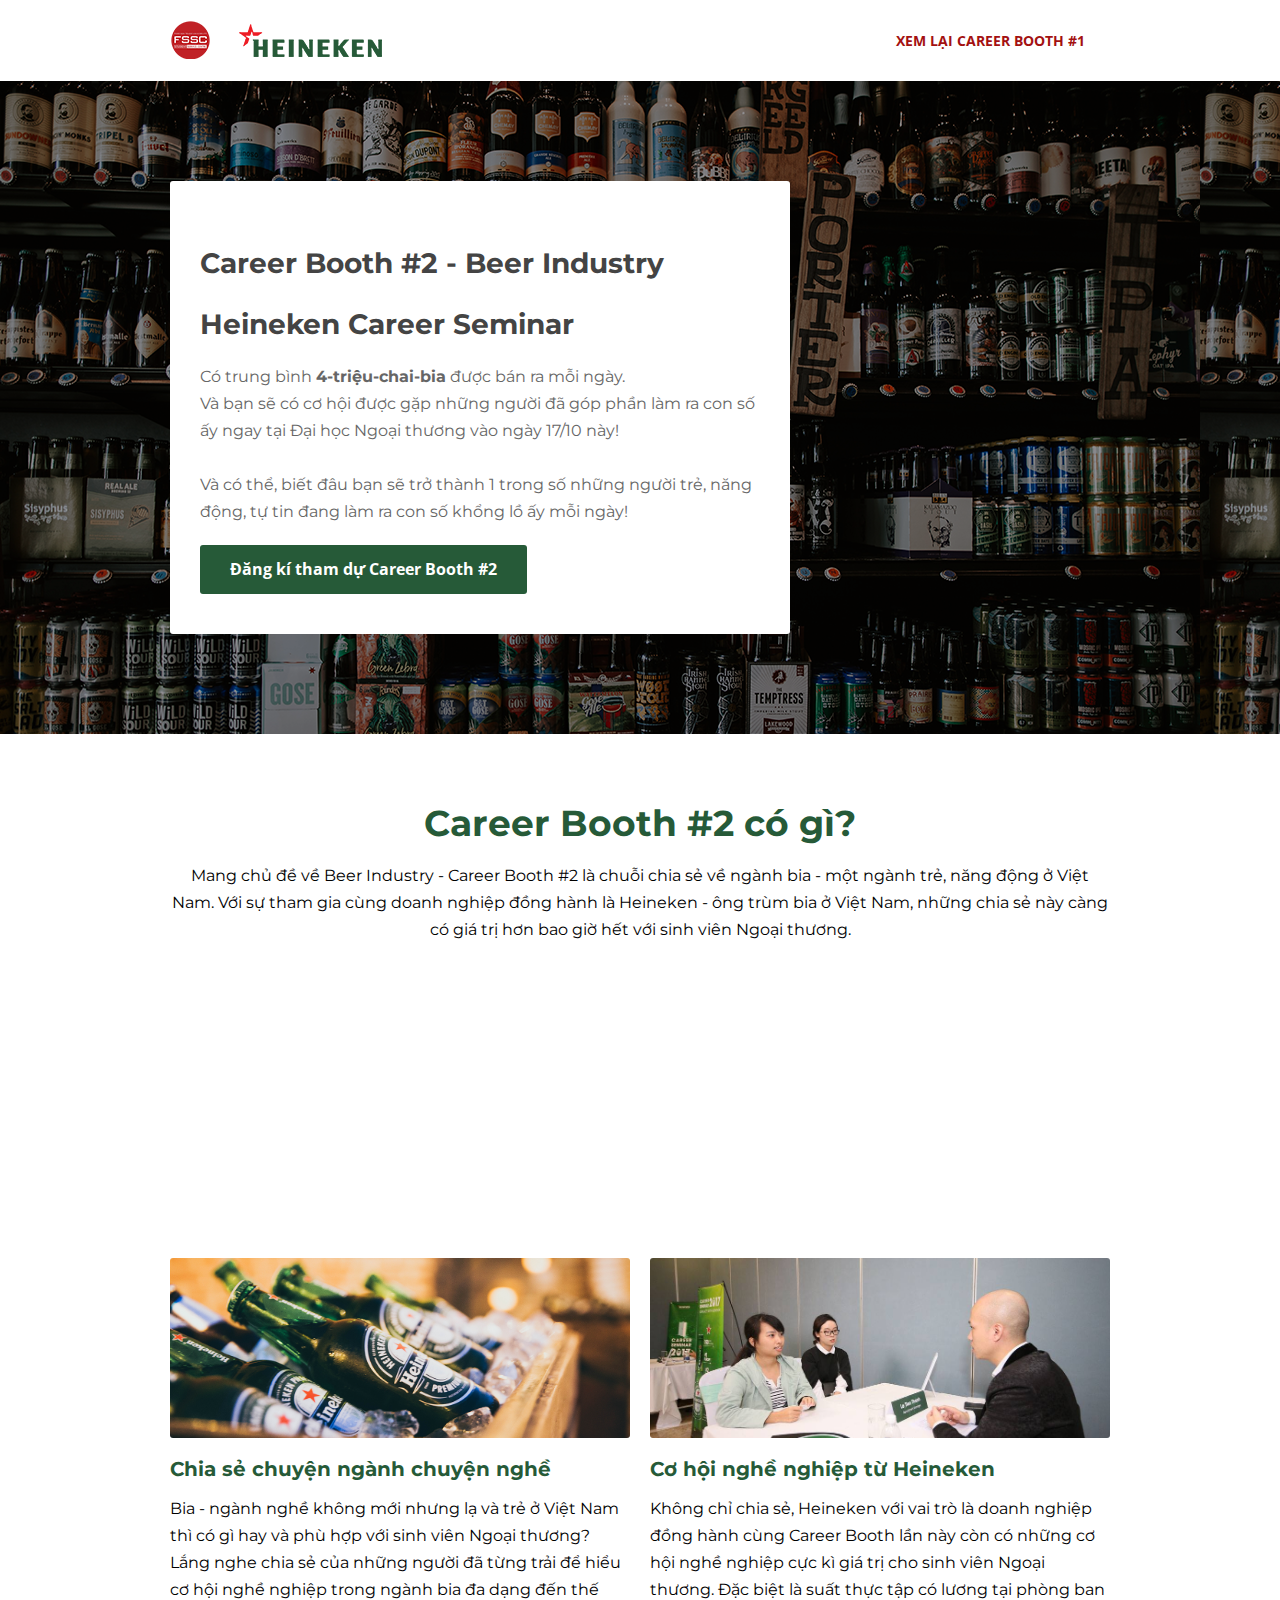
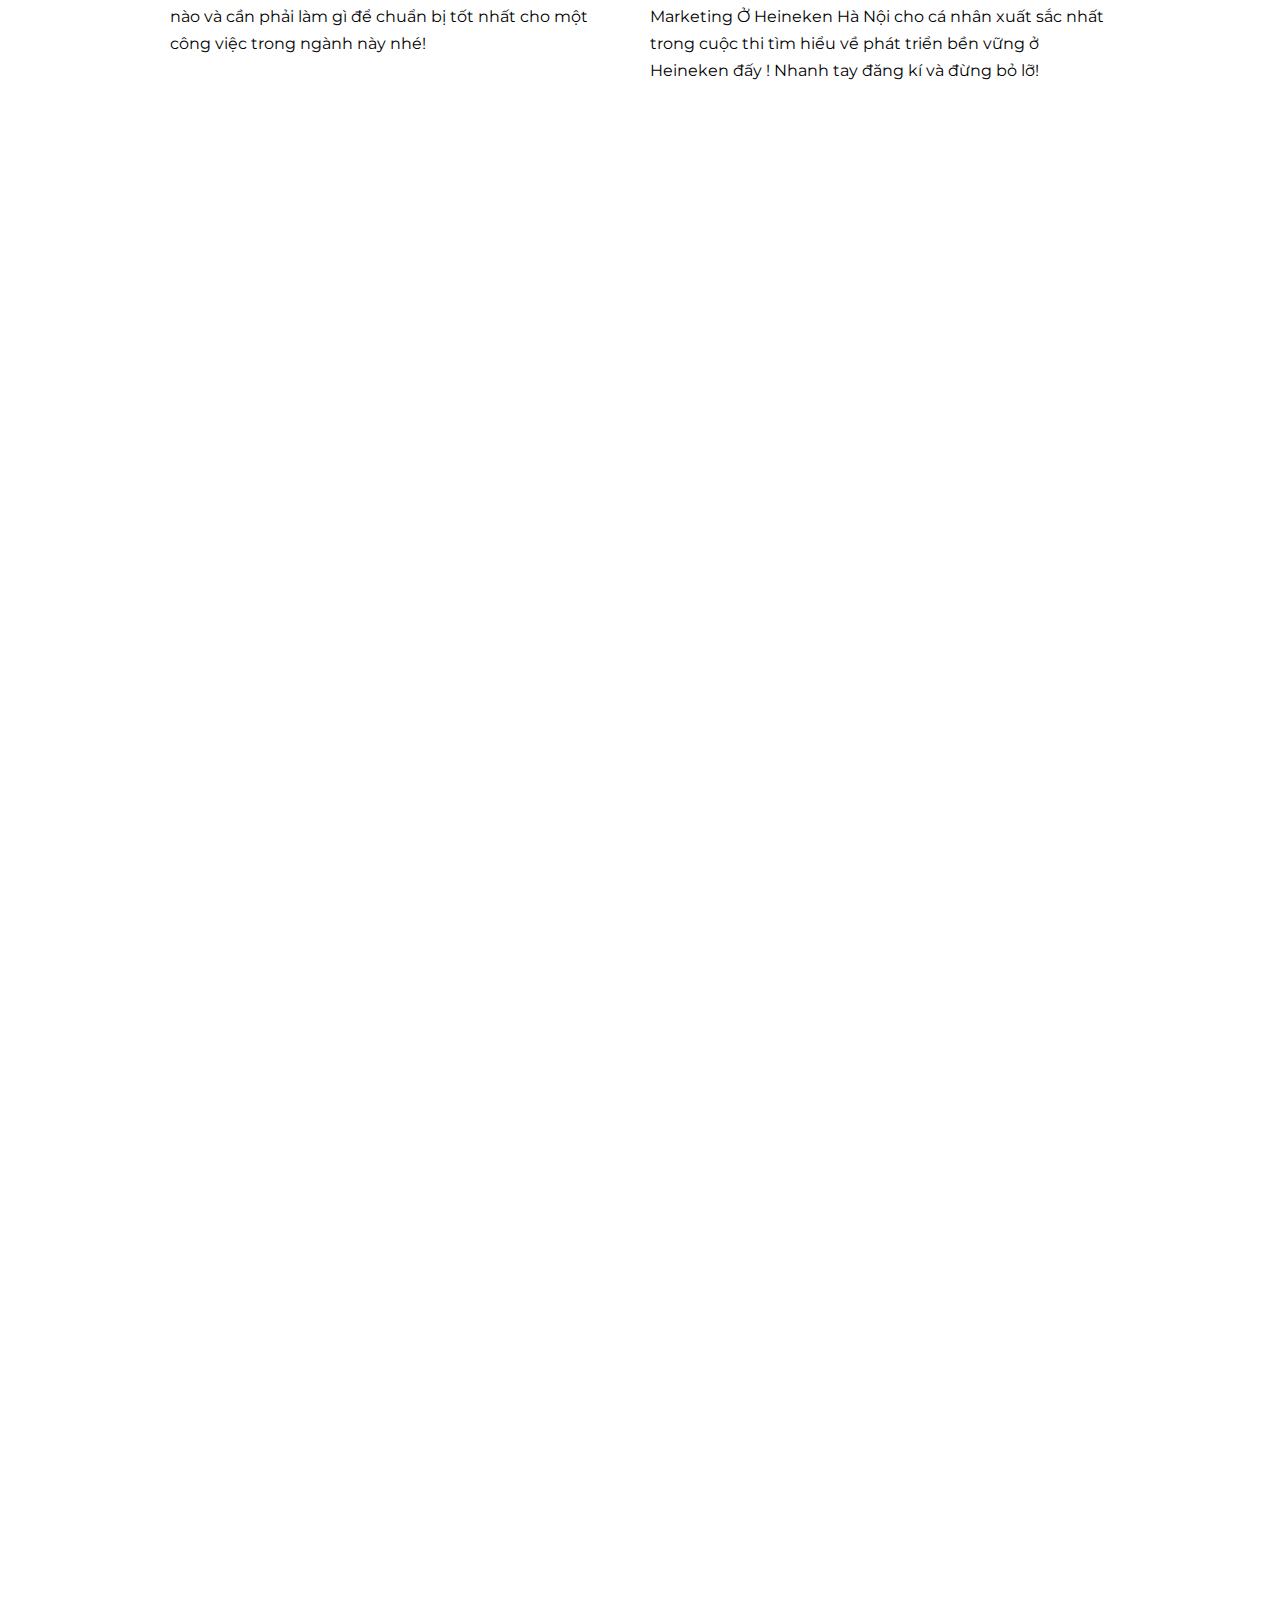
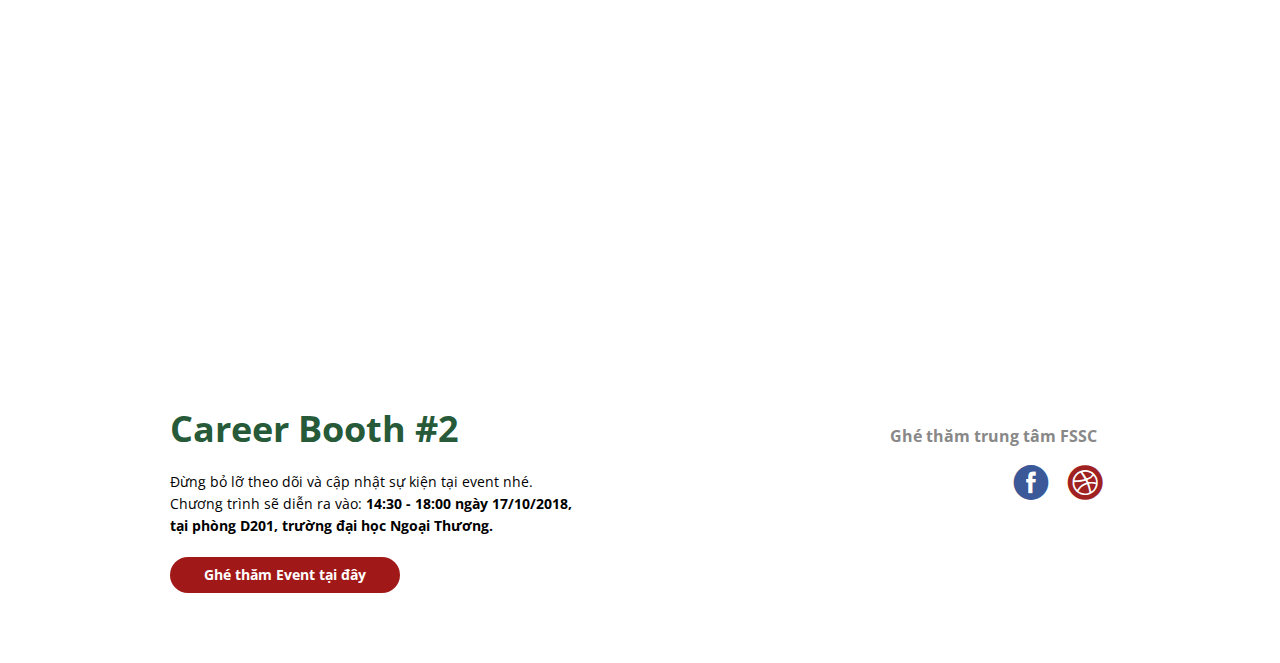
<file: Career Booth 2.html>
<!DOCTYPE html>
<html>
<head>
	<meta http-equiv="Content-Type" content="text/html; charset=utf-8">
	<meta name="viewport" content="width=device-width, initial-scale=1, maximum-scale=1">
	<link rel="shortcut icon" href="uploads/pix-favicon.ico">  
	<meta name="description" content="">
	<meta name="keywords" content="">
	<!-- CSS dependencies -->
	<link rel="stylesheet" type="text/css" href="css/bootstrap.css" />
	<link rel="stylesheet" type="text/css" href="css/font-awesome.min.css" />
	<link rel="stylesheet" type="text/css" href="css/jquery.fancybox.min.css" />
	<link rel="stylesheet" type="text/css" href="css/pix_style.css" />
	<link rel="stylesheet" type="text/css" href="css/main.css"/>
	<link rel="stylesheet" type="text/css" href="css/font-style.css" />
	<link href="css/animations.min.css" rel="stylesheet" type="text/css" media="all" />
	<!--[if IE]>
	<link rel="stylesheet" type="text/css" href="css/ie-fix.css" />
	<![endif]-->
	<title>New Page</title>
	<style type="text/css" id="pix_page_style"></style>
</head>
<body><div class="pix_section pix_nav_menu normal pix-padding-v-10 pix_scroll_header" data-scroll-bg="#ffffff" id="section_headers_1" style="display: block; background-repeat: repeat-x; padding-top: 10px; padding-bottom: 10px;">
  <div class="container">
   <div class="row">
    <div class="col-md-12 col-xs-12 pix-inner-col col-sm-12 column ui-droppable">
     <div class="pix-content"><nav class="navbar navbar-default pix-no-margin-bottom pix-navbar-default">
      <div class="container-fluid">
       <div class="navbar-header">
        <button type="button" class="navbar-toggle collapsed" data-toggle="collapse" data-target="#pix-navbar-collapse" aria-expanded="false">
         <span class="sr-only">Toggle navigation</span>
         <span class="icon-bar"></span>
         <span class="icon-bar"></span>
         <span class="icon-bar"></span>
        </button>
        <a class="navbar-brand logo-img logo-img-a pix-adjust-height" href="#"><img src="uploads/hihihi-wFN.png" alt="" class="img-responsive pix-logo-img"></a>
       </div>
       <div class="collapse navbar-collapse" id="pix-navbar-collapse">
        <ul class="nav navbar-nav navbar-right media-middle pix-header-nav pix-adjust-height" id="pix-header-nav" style="margin-top: 5.5px;">
<li><a href="#section_3" class="pix-gray pix-nav-link   " data-toggle="null" style="color: rgb(163, 17, 17);">XEM LẠI CAREER BOOTH #1       </a>
</li>
</ul>
       </div>
      </div>
     </nav>
    </div>
   </div>
  </div>
 </div>
</div><div class="pix_section pix-padding-v-100 green-yellow-bg" id="section_2" style="padding-top: 100px; background-color: rgb(38, 90, 56); background-repeat: repeat-x; padding-bottom: 100px; background-image: url(&quot;uploads/christin-hume-370431-unsplash-86c.png&quot;);" data-bg-img="url(&quot;uploads/christin-hume-370431-unsplash-86c.png&quot;)">
  <div class="container">
   <div class="row">
    <div class="col-xs-12 col-sm-6 column ui-droppable col-md-8" style="display: block;">
     <div class="pix-content pix-radius-3 white-bg pix-padding-h-20 pix-padding-v-65" style="background-color: rgb(255, 255, 255); background-repeat: repeat-x; padding: 40px 30px; margin: 0px;">
      <div class="pix-margin-bottom-10">
      </div>
      <h2 class="pix-black-gray-dark pix-no-margin-top secondary-font">
       <span class="pix_edit_text"><span style="font-weight: 700; font-size: 28px;">Career Booth #2 - Beer Industry<br>Heineken Career Seminar</span></span>
      </h2>
      <p class="pix-black-gray big-text pix-margin-bottom-20">
       <span class="pix_edit_text"><span style="font-family: Montserrat;">Có trung bình <span style="font-weight: bold;">4-triệu-chai-bia</span> được bán ra mỗi ngày.<br><span>Và bạn sẽ có cơ hội được gặp những người đã góp phần làm ra con số ấy ngay tại Đại học Ngoại thương vào ngày 17/10 này!</span><br><span><br></span><span><span>Và có thể, biết đâu bạn sẽ trở thành 1 trong số những người trẻ, năng động, tự tin đang làm ra con số khổng lồ ấy mỗi ngày!</span></span></span></span>
      </p>
      <a href="#" class="btn blue-neon-bg pix-white normal btn-lg" style="background-color: rgb(38, 90, 56);">
       <span class="pix_edit_text">
        <strong>Đăng kí tham dự Career Booth #2</strong></span>
      </a>
     </div>
    </div>
   </div>
  </div>
 </div>
<div class="pix_section pix-padding" id="section_features_2" style="display: block;">
  <div class="container">
   <div class="row">
    <div class="col-md-12 col-xs-12 col-sm-12 column ui-droppable" style="display: block;">
     <div class="pix-content pix-padding-bottom-30 pix-animate-in fade-in-up animate-in" style="background-repeat: repeat-x; padding: 0px 0px 30px; margin: 0px;">
      <h2 class="pix-black-gray-dark text-center pix-no-margin-top secondary-font">
       <span class="pix_edit_text"><strong style="font-family: Montserrat;"><span style="font-size: 36px; color: rgb(38, 90, 56);">Career Booth #2 có gì?</span></strong></span>
      </h2>
      <p class="pix-black-gray-light big-text text-center">
       <span class="pix_edit_text"><span style="font-family: Montserrat; color: rgb(0, 0, 0);">Mang chủ đề về Beer Industry - Career Booth #2 là chuỗi chia sẻ về ngành bia - một ngành trẻ, năng động ở Việt Nam. Với sự tham gia cùng doanh nghiệp đồng hành là Heineken - ông trùm bia ở Việt Nam, những chia sẻ này càng có giá trị hơn bao giờ hết với sinh viên Ngoại thương.</span></span>
      </p>
     </div>
    </div><div class="col-xs-12 col-sm-3 column ui-droppable col-md-12" style="display: block;">
     <div class="pix-content text-center fade-in-left-big pix-animate-in animate-in" style="background-repeat: repeat-x; padding: 0px; margin: 0px;">
      <div class="pix-cover-shape-220 pix-margin-v-10 pix-radius-3">
       <a data-fancybox="gallery" href="uploads/hahh-UuE.png">
        <img src="uploads/hahh-UuE.png" alt="" class="img-responsive">
       </a>
      </div>
      <h6 class="pix-black-gray-light text-center">
       <span class="pix_edit_text"><strong></strong></span>
      </h6>
     </div>
    </div><div class="col-md-6 col-xs-12 col-sm-6 column ui-droppable" style="display: block;">
     <div class="pix-content pix-margin-v-20">
      <div class="pix-cover-shape-180">
       <img src="uploads/hahhah-gs_.png" alt="" class="img-responsive">
      </div>
      <h5 class="pix-black-gray-dark">
       <span class="pix_edit_text"><span style="font-weight: 700; font-family: Montserrat; color: rgb(38, 90, 56);">Chia sẻ chuyện ngành chuyện nghề</span></span>
      </h5>
      <p class="pix-black-gray-light big-text pix-margin-bottom-20">
       <span class="pix_edit_text"><span style="font-family: Montserrat; color: rgb(0, 0, 0);">
        <span style="font-size: 16px;">Bia - ngành nghề không mới nhưng lạ và trẻ ở Việt Nam thì có gì hay và phù hợp với sinh viên Ngoại thương? Lắng nghe chia sẻ của những người đã từng trải để hiểu cơ hội nghề nghiệp trong ngành bia đa dạng đến thế nào và cần phải làm gì để chuẩn bị tốt nhất cho một công việc trong ngành này nhé!</span></span></span>
      </p>
      
     </div>
    </div><div class="col-md-6 col-xs-12 col-sm-6 column ui-droppable" style="display: block;">
     <div class="pix-content pix-margin-v-20">
      <div class="pix-cover-shape-180">
       <img src="uploads/22712142_505185859861530_5711314525121207338_o-U5I.jpg" alt="" class="img-responsive">
      </div>
      <h5 class="pix-black-gray-dark">
       <span class="pix_edit_text"><strong style="color: rgb(38, 90, 56); font-family: Montserrat;">Cơ hội nghề nghiệp từ Heineken</strong></span>
      </h5>
      <p class="pix-black-gray-light big-text pix-margin-bottom-20">
       <span class="pix_edit_text"><span style="color: rgb(0, 0, 0); font-family: Montserrat;">Không chỉ chia sẻ, Heineken với vai trò là doanh nghiệp đồng hành cùng Career Booth lần này còn có những cơ hội nghề nghiệp cực kì giá trị cho sinh viên Ngoại thương. Đặc biệt là suất thực tập có lương tại phòng ban Marketing Ở Heineken Hà Nội cho cá nhân xuất sắc nhất trong cuộc thi tìm hiểu về phát triển bền vững ở Heineken đấy ! Nhanh tay đăng kí và đừng bỏ lỡ!</span></span>
      </p>
      
     </div>
    </div>
   </div>
  </div>
 </div><div class="pix_section pix-padding-v-85 pix-product-1" id="section_9" data-bg-img="linear-gradient( rgba(38,90,56,0.81) ,rgba(38,90,56,0.81)),url(&quot;uploads/bryan-angelo-1075091-unsplash-p1S.png&quot;)" style="background-image: linear-gradient(rgba(38, 90, 56, 0.81), rgba(38, 90, 56, 0.81)), url(&quot;uploads/bryan-angelo-1075091-unsplash-p1S.png&quot;); background-size: cover; background-repeat: repeat-x; background-attachment: fixed; padding-top: 85px; padding-bottom: 85px;">
  <div class="container">
   <div class="row">
    <div class="col-md-12 col-xs-12 col-sm-12 column ui-droppable" style="display: block;">
     <div class="pix-content pix-padding-bottom-30 pix-animate-in fade-in-up animate-in" style="background-repeat: repeat-x; padding: 0px 0px 30px; margin: 0px;">
      <h2 class="pix-black-gray-dark text-center pix-no-margin-top secondary-font">
       <span class="pix_edit_text"><strong style="font-family: Montserrat;"><span style="font-size: 36px; color: rgb(255, 255, 255);">Career Booth là gì?</span></strong></span>
      </h2>
      <p class="pix-black-gray-light big-text text-center">
       <span class="pix_edit_text"><span style="font-family: Montserrat; color: rgb(255, 255, 255);">Career Booth là chuỗi sự kiện hướng nghiệp dành riêng cho sinh viên đại học Ngoại Thương được tổ chức bởi Trung tâm Hỗ trợ sinh viên FSSC và doanh nghiệp đồng hành</span></span>
      </p>
     </div>
    </div>
   </div>
  </div>
 </div>
<div class="pix_section gray-bg pix-animate-in fade-in-left animate-in" id="section_3" data-bg-img="linear-gradient( rgba(255,255,255,1) ,rgba(255,255,255,1))" style="background-image: linear-gradient(rgb(255, 255, 255), rgb(255, 255, 255)); background-color: rgb(244, 244, 244); background-repeat: repeat-x; padding-top: 100px; padding-bottom: 100px; display: block;">
  <div class="container">
   <div class="row">
    <div class="col-xs-12 col-sm-8 column ui-droppable col-md-12" style="display: block;">
     <div class="pix-content pix-padding-top-50 pix-animate-in fade-in-up-big animate-in" style="background-repeat: repeat-x; padding: 0px; margin: 0px; text-align: center;">
      <h2 class="pix-black-gray-dark pix-no-margin-top secondary-font">
       <span class="pix_edit_text"><p><span style="color: rgb(188, 48, 51); font-size: 36px; font-weight: 700;">Career Booth #1 - Bảo hiểm: điều gì đã xảy ra?</span></p></span>
      </h2>
      <p class="pix-black-gray-light big-text pix-margin-bottom-20">
       <span class="pix_edit_text"><br><span><span style="color: rgb(188, 18, 18); font-family: Montserrat;">Career Booth #1 diễn ra với chủ đề "Ngành bảo hiểm Nhân thọ và các cơ hội việc làm tại Prudential", và 2 phần chính:</span></span><br><span><span style="color: rgb(188, 18, 18); font-family: Montserrat;">1. Chia sẻ góc nhìn về thị trường tuyển dụng, cơ hội phát triển nghề nghiệp tại ngành Bảo hiểm</span></span><br><span><span style="color: rgb(188, 18, 18); font-family: Montserrat;">2. Trải nghiệm các vòng thi tuyển dụng.</span></span><br><span><span style="color: rgb(188, 18, 18); font-family: Montserrat;">Chương trình diễn ra tại D201, Đại học Ngoại thương với sự tham gia của doanh nghiệp đồng hành: Prudential Việt Nam - tập đoàn hàng đầu trên thế giới về lĩnh vực dịch vụ tư vấn tài chính - Bảo hiểm</span></span><br><span><br></span></span>
      </p>
     </div>
    </div><div class="col-xs-12 col-sm-3 column ui-droppable col-md-12" style="display: block;">
     <div class="pix-content text-center fade-in-left-big pix-animate-in animate-in" style="background-repeat: repeat-x; padding: 0px; margin: 0px;">
      <div class="pix-cover-shape-220 pix-margin-v-10 pix-radius-3">
       <a data-fancybox="gallery" href="uploads/Prudential_plc_logo.svg-OpW.png">
        <img src="uploads/Prudential_plc_logo.svg-OpW.png" alt="" class="img-responsive">
       </a>
      </div>
      <h6 class="pix-black-gray-light text-center">
       <span class="pix_edit_text"><strong></strong></span>
      </h6>
     </div>
    </div>
   </div>
  </div>
 </div>
<div class="pix_section pix-padding-v-85 gray-bg pix-animate-in slow-mo fade-in-down-big animate-in" id="section_forms_2" style="display: block; background-color: rgb(38, 90, 56); padding-top: 50px; padding-bottom: 50px; background-image: linear-gradient(rgb(38, 90, 56), rgb(38, 90, 56)); background-attachment: scroll; background-size: cover; background-repeat: repeat-x;" data-bg-img="linear-gradient( rgba(38,90,56,1) ,rgba(38,90,56,1))">
  <div class="container">
   <div class="row">
    <div class="col-md-12 col-xs-12 col-sm-12 column ui-droppable">
         <div class="pix-content pix-padding-bottom-0 text-center">
           <h5 class="text-center pix-yellow-dark">
       <span class="pix_edit_text"></span>
      </h5>
      <h2 class="pix-black-gray-dark pix-no-margin-top secondary-font">
       <span class="pix_edit_text"><b style="color: rgb(255, 255, 255);">ĐĂNG KÍ THAM GIA CAREER BOOTH #2 NGAY NÀO!<br></b></span>
      </h2>
      <h5 class="pix-black-gray-light">
       <span class="pix_edit_text"><span style="font-style: italic; font-family: Roboto; color: rgb(255, 255, 255);">Đăng kí sớm để được nhận quà hot từ Heineken và Trung tâm Hỗ trợ sinh viên FSSC nhé!</span></span>
      </h5>
     </div>
    </div>
    <div class="col-md-12 col-xs-12 col-sm-12 column ui-droppable">
         <div class="pix-content text-left">
           <div class="text-center">
             <div class="pix-inline-block pix-fixed-width-380">
              <form class="pix-form-style pixfort-form form-round-lg pix-padding-top-10 pix-form-white-bg ui-sortable">
               <div class="form-group">
                <input type="text" class="form-control" name="Name" placeholder="Tên của bạn là" required="">
               </div>
               <div class="form-group">
                <input type="email" class="form-control" name="Email" placeholder="Địa chỉ email của bạn là" required="">
               </div>
               <div class="form-group">
                <input type="text" class="form-control" name="Birth" placeholder="Năm tốt nghiệp của bạn" required="">
               </div>
              <div class="form-group">
                <input type="text" class="form-control" name="Name" placeholder="Số điện thoại của bạn là" required="">
               </div>
               <div class="form-group" style="position: relative; left: 0px; top: 0px;">
                   <select class="form-control" name="University">
                  <option value="">Bạn là sinh viên trường</option>
                  <option>Đại học Ngoại Thương</option>
                  <option>Đại học Kinh tế quốc dân</option>
                  <option>Học viện ngân hàng</option>
                 <option>Học viện tài chính</option>
 <option>Học viện ngoại giao</option>
 <option>Học viên báo chí và tuyên truyền</option>
 <option>Đại học Kinh tế, Đại học Quốc gia Hà Nội</option>
 <option>Đại học Kinh tế - Kỹ thuật Công nghiệp </option>
 <option>Đại học Tài chính Ngân hàng Hà Nội</option>
 <option>RMIT Việt Nam</option>
 <option>Đại học Bách khoa Hà Nội</option>
 <option>Khác</option>
 </select>
                <select class="form-control input-lg" name="select_field" required="">
                 <option khoa="">Ngành học của bạn ở FTU</option>
                 <option>Kế toán - Kiểm Toán</option>
                 <option>Tài chính Quốc tế</option>
                 <option>Phân tích và đầu tư tài chính</option>
                <option>Kinh tế đối ngoại</option>
<option>Thương mại quốc tế</option>
<option>Quản trị kinh doanh</option>
<option> Kinh tế và phát triển quốc tế</option>
<option>Kinh doanh quốc tế</option>
<option>Ngân hàng</option>
<option>Ngôn ngữ thương mại</option></select>
               </div>
                <button type="submit" class="btn dark-yellow-bg pix-white btn-block small-text btn-xl normal" style="background-color: rgb(0, 0, 0);"><span class="pix_edit_text"><strong>Mình đăng kí</strong></span></button>
              </form>
              <p class="pix-black-gray-light">
               <span class="pix_edit_text"></span>
              </p>
             </div>
           </div>
         </div>
       </div>
   </div>
  </div>
 </div><div class="pix_section pix-padding-v-50" id="section_footer_1" style="display: block;">
  <div class="container">
   <div class="row">
    <div class="col-xs-12 col-sm-3 column ui-droppable col-md-9">
     <div class="pix-content">
      <h5 class="pix-black-gray-light">
       <span class="pix_edit_text"><span style="font-weight: bold; font-size: 36px; color: rgb(38, 90, 56);">Career Booth #2</span></span>
      </h5>
      <div class="pix-padding-v-10">
       <p class="pix-slight-white">
        <span class="pix_edit_text"><span style="color: rgb(0, 0, 0);">Đừng bỏ lỡ theo dõi và cập nhật sự kiện tại event nhé.<br>Chương trình sẽ diễn ra vào: <span style="font-weight: bold;">14:30 - 18:00 ngày 17/10/2018,&nbsp;<br></span></span><span style="font-weight: bold; color: rgb(0, 0, 0);">tại phòng D201, trường đại học Ngoại Thương.</span></span>
       </p>
      </div>
      <div class="pix-padding-bottom-20">
       <a href="https://www.facebook.com/FTUStudentServiceCentre/" class="btn small-text orange-bg pix-white wide normal btn-round-lg" style="background-color: rgb(161, 24, 24);">
         <span class="pix_edit_text">
          <strong>Ghé thăm Event tại đây</strong></span>
       </a>
      </div>
     </div>
    </div>
    <div class="col-xs-12 col-sm-12 column ui-droppable col-md-3" style="display: block;">
     <div class="pix-content"><div class="pix-padding-v-10">
      <span class="pix-black-gray-light big-text pix-padding-v-10 pix-float-left"><span class="pix_edit_text"><span style="font-weight: bold;">Ghé thăm trung tâm FSSC</span></span></span>
      <span class="pix-padding-v-10 pix-float-right">
       <a href="https://www.facebook.com/FTUStudentServiceCentre/?eid=ARBY8xu4zZuUI4AZfEmROoMZDQFJtnih7H0E4wV1f79PNaAajOyyboPovh6OU68UkOBjcqZkVttK7de-" class="small-social">
        <i class="pixicon-facebook2" style="color: rgb(59, 89, 152); font-size: 40px;"></i>
       </a>
       <a href="http://fssc.ftu.edu.vn/" class="small-social">
        <i class="pixicon-dribbble2" style="color: rgb(160, 33, 33); font-size: 40px;"></i>
       </a>
      </span>
     </div></div>
    </div>
   </div>
  </div>
 </div>
 <div id="popup_thank_you" class="modal pix_popup" role="dialog" aria-hidden="true" style="display: none;" data-name="thank_you">
  <div class="modal-dialog modal-sm-2" style="opacity: 1; display: block;">
   <div class="modal-content">
    <div class="modal-header">
     <a href="#" class="close" data-dismiss="modal">×</a>
    </div>
    <div class="modal-body">
     <div class="pix_section animating modal-section popup_section" style="display: block;" id="section_15">
      <div class="container">
       <div class="row">
        <div class="col-md-12 col-xs-12 text-center col-sm-6 column ui-droppable">
         <div class="pix-content text-center animating">
          <div class="pix-padding-bottom-20">
           <i class="pixicon-check3 big-icon pix-green"></i>
          </div>
          <h3 class="pix-black-gray-dark pix-no-margin-top">
           <span class="pix_edit_text"><strong>Thank you very much!</strong></span>
          </h3>
          <p class="pix-black-gray-light pix-margin-bottom-30 big-text pix-lineheight-36">
           <span class="pix_edit_text">
            We received your message and we will try to contact you as soon as possible.
           </span>
          </p>
         </div>
        </div>
       </div>
      </div>
     </div>
    </div>
   </div>
  </div>
 </div>
 <div id="popup_5" class="modal pix_popup" role="dialog" aria-hidden="true" style="display: none;" data-name="contact_popup">
  <div class="modal-dialog modal-sm-2" style="opacity: 1; display: block;">
   <div class="modal-content">
    <div class="modal-header">
     <a href="#" class="close" data-dismiss="modal">×</a>
    </div>
    <div class="modal-body">
     <div class="pix_section animating modal-section popup_section" style="display: block;" id="section_16">
      <div class="container">
       <div class="row">
        <div class="col-md-12 col-xs-12 text-center col-sm-6 column ui-droppable">
         <div class="pix-content text-center animating">
          <div class="pix-padding-bottom-20">
           <i class="pixicon-envelope big-icon pix-green-yellow"></i>
          </div>
          <h5 class="pix-black-gray-dark pix-no-margin-top">
           <span class="pix_edit_text"><strong>Contact Form</strong></span>
          </h5>
          <p class="pix-black-gray pix-margin-bottom-30">
           <span class="pix_edit_text">
            You can add unlimited fields directly from HTML
           </span>
          </p>
          <div class="pix-margin-bottom-30">
           <form class="pix-form-style pixfort-form ui-sortable">
            <div class="form-group">
             <input type="email" name="email" class="form-control" placeholder="Enter Your Email Address" required="">
            </div>
            <div class="form-group">
             <textarea class="form-control" name="message" rows="4" placeholder="Enter Your Message Here..."></textarea>
            </div>
            <button type="submit" class="btn green-yellow-bg pix-white btn-lg small-text btn-block"><strong>Send Information</strong></button>
           </form>
           <p class="pix-gray"><span class="pix_edit_text">*Don’t Worry! We hate SPAM too!</span></p>
          </div>
         </div>
        </div>
       </div>
      </div>
     </div>
    </div>
   </div>
  </div>
 </div>
<!-- Javascript -->
<script src="js/jquery-1.11.2.js"></script>
<script src="js/jquery-ui.js"></script>
<script src="js/bootstrap.js"></script>
<script src="js/velocity.min.js"></script>
<script src="js/velocity.ui.min.js"></script>
<script src="js/appear.min.js" type="text/javascript"></script>
<script src="js/animations.js" type="text/javascript"></script>
<script src="js/plugins.js" type="text/javascript"></script>
<script src="js/jquery.fancybox.min.js" type="text/javascript"></script>
<script src="js/custom.js"></script>
</body>
</html>
</file>
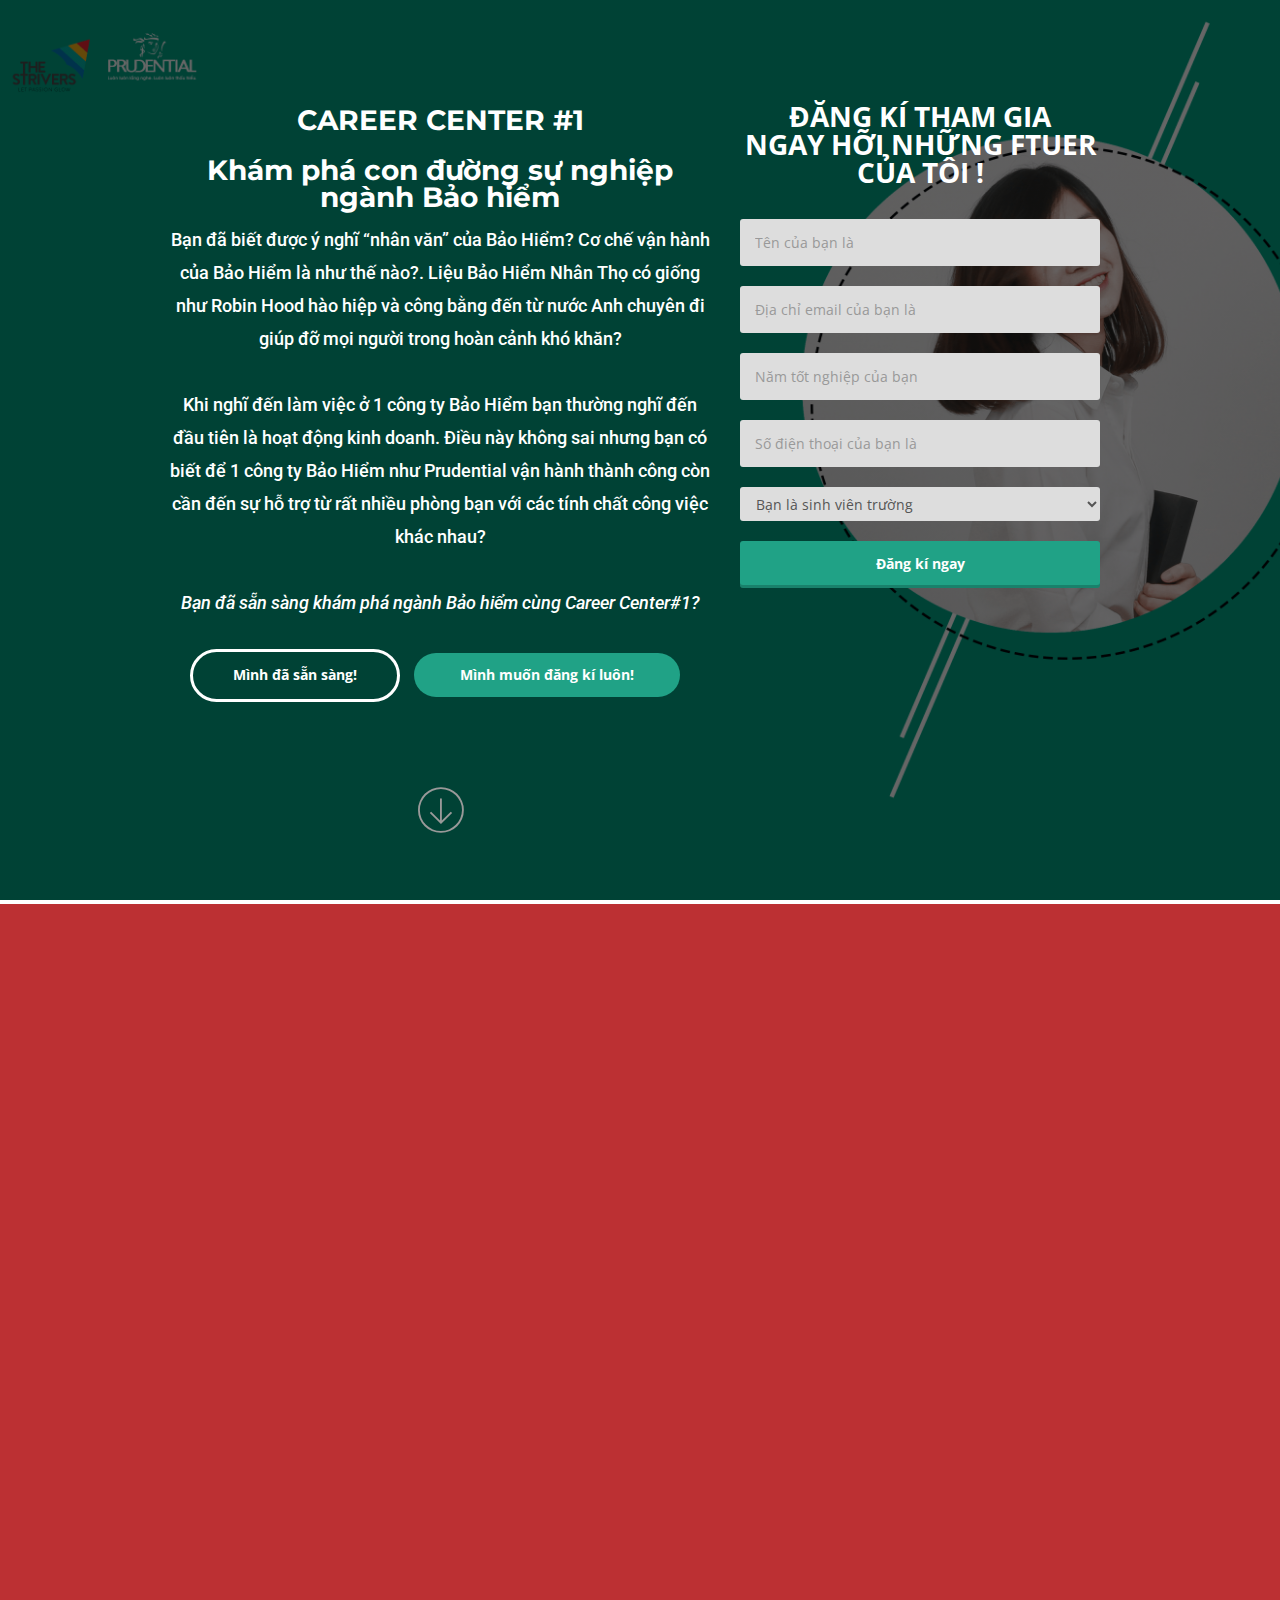
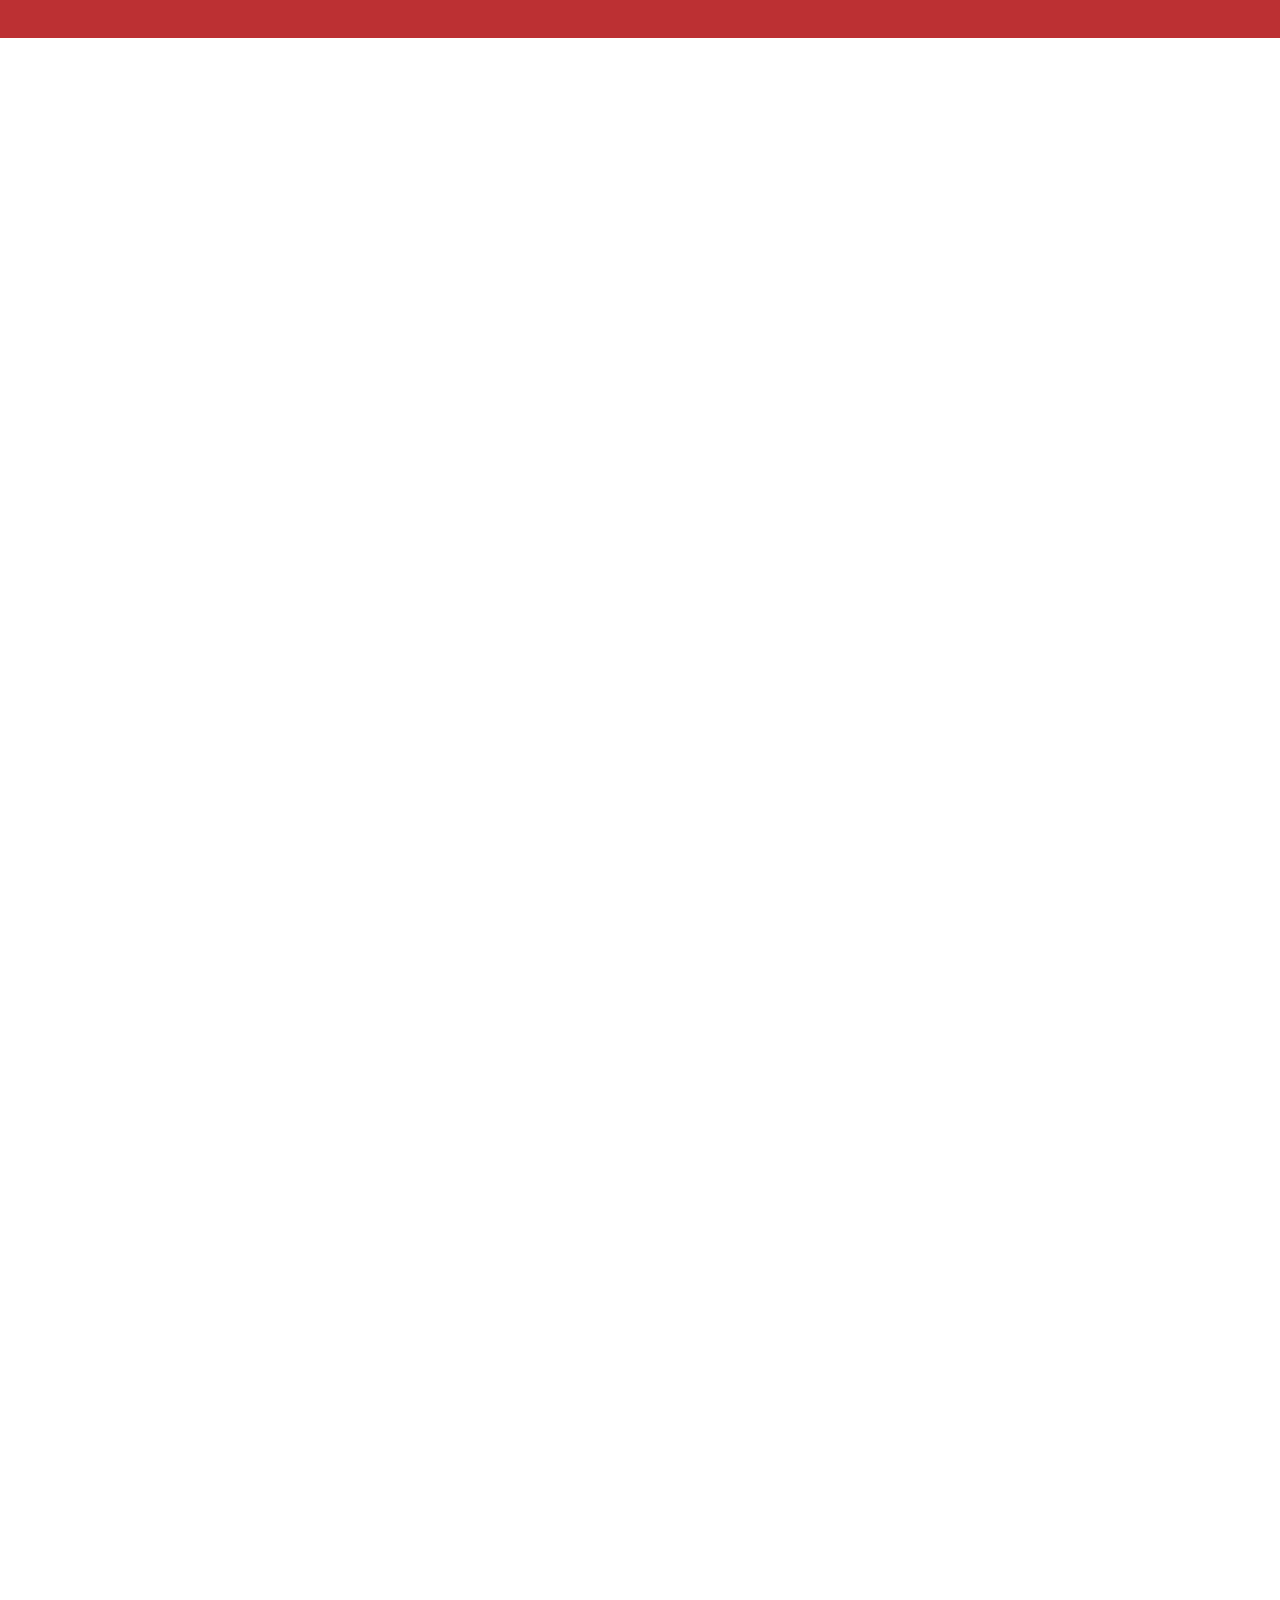
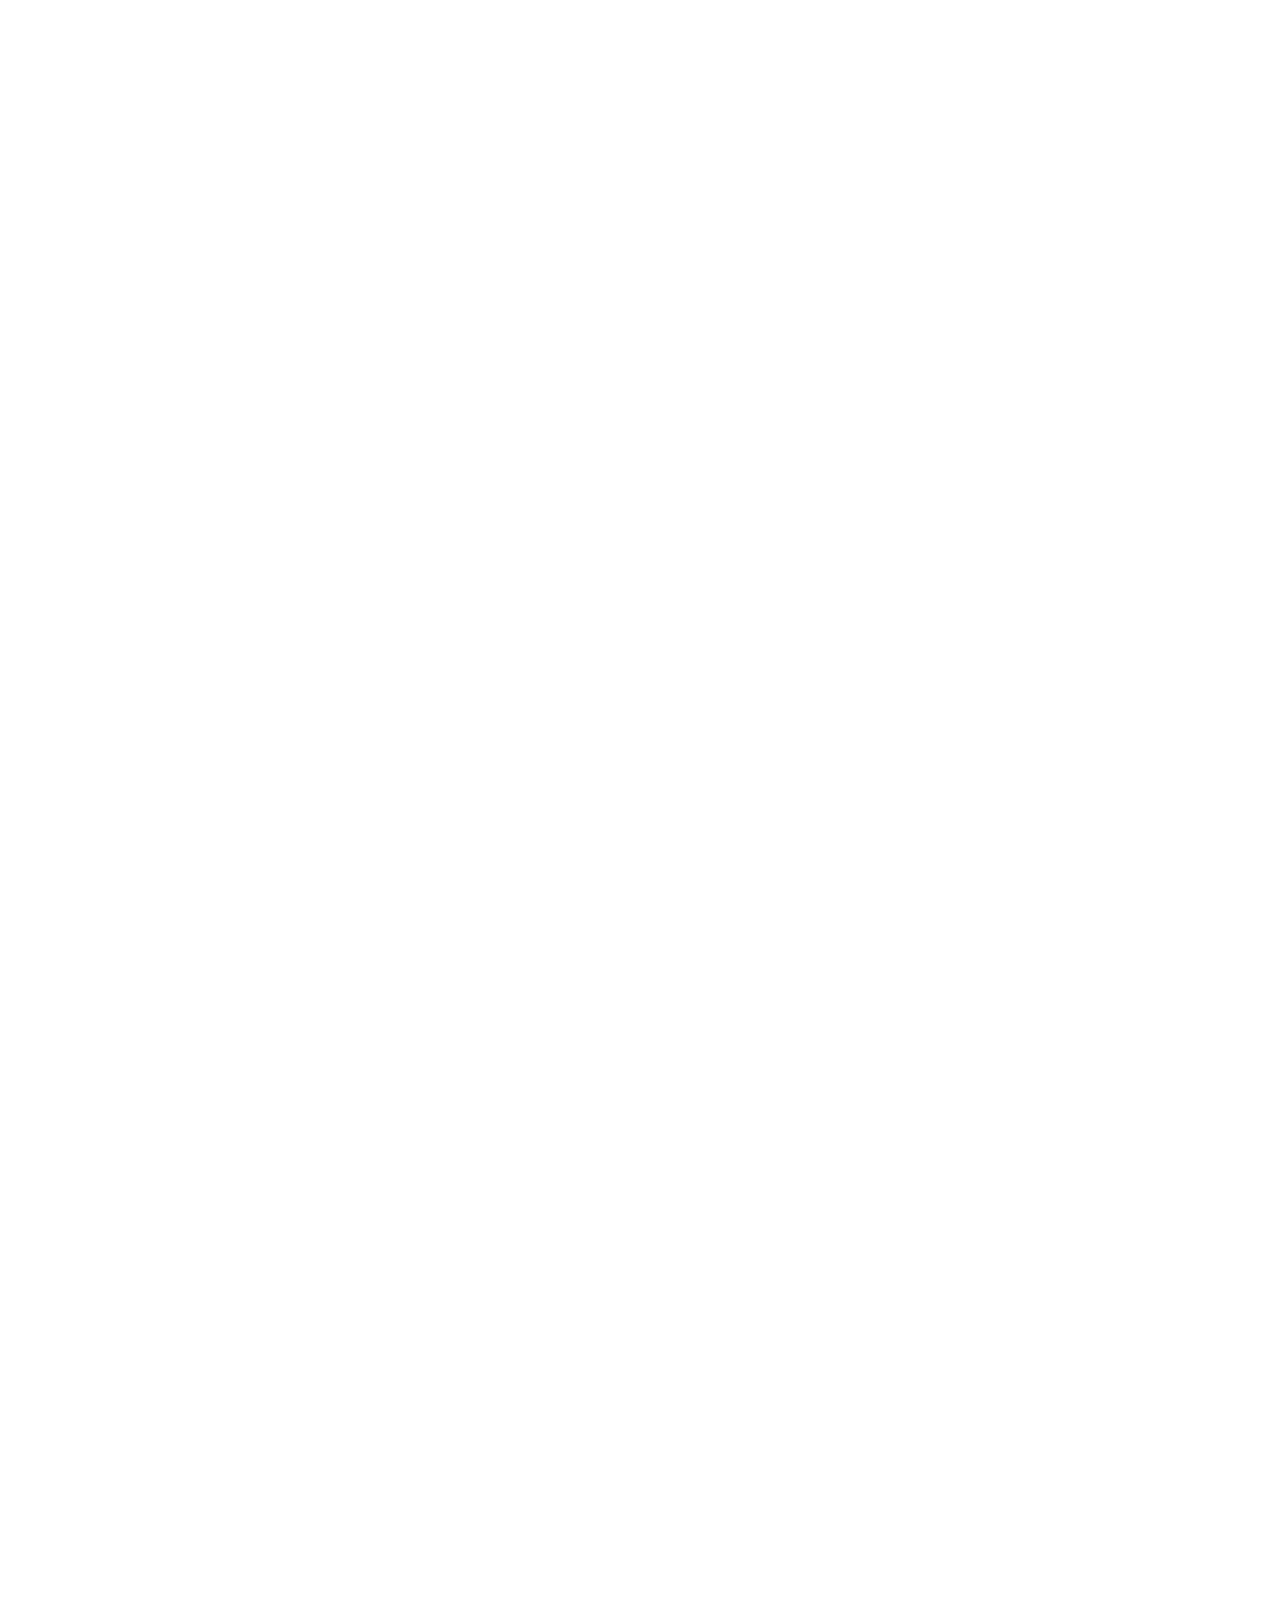
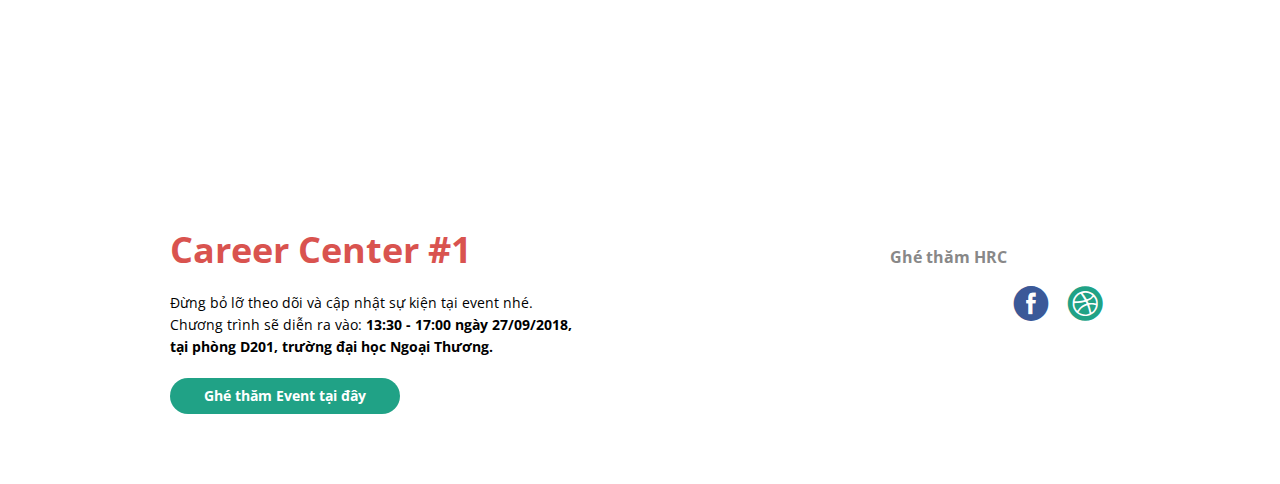
<file: Career Center #1.html>
<!DOCTYPE html>
<html>
<head>
	<meta http-equiv="Content-Type" content="text/html; charset=utf-8">
	<meta name="viewport" content="width=device-width, initial-scale=1, maximum-scale=1">
	<link rel="shortcut icon" href="uploads/pix-favicon.ico">  
	<meta name="description" content="">
	<meta name="keywords" content="">
	<!-- CSS dependencies -->
	<link rel="stylesheet" type="text/css" href="css/bootstrap.css" />
	<link rel="stylesheet" type="text/css" href="css/font-awesome.min.css" />
	<link rel="stylesheet" type="text/css" href="css/jquery.fancybox.min.css" />
	<link rel="stylesheet" type="text/css" href="css/pix_style.css" />
	<link rel="stylesheet" type="text/css" href="css/main.css"/>
	<link rel="stylesheet" type="text/css" href="css/font-style.css" />
	<link href="css/animations.min.css" rel="stylesheet" type="text/css" media="all" />
	<!--[if IE]>
	<link rel="stylesheet" type="text/css" href="css/ie-fix.css" />
	<![endif]-->
	<title>New Page</title>
	<style type="text/css" id="pix_page_style"></style>
</head>
<body><div class="pix_section pix-padding-v-65 pix-ebook-1" id="section_forms_1" style="display: block; background-image: linear-gradient(rgba(0, 0, 0, 0.6), rgba(0, 0, 0, 0.6)), url(&quot;uploads/bia-HA0.png&quot;); background-size: cover; background-repeat: repeat-x; background-attachment: fixed; padding-top: 65px; padding-bottom: 65px;" data-bg-img="linear-gradient( rgba(0,0,0,0.6) ,rgba(0,0,0,0.6)),url(&quot;uploads/bia-HA0.png&quot;)">
  <div class="container">
   <div class="row">
    <div class="col-xs-12 col-sm-12 column ui-droppable col-md-7" style="display: block;">
     <div class="pix-content text-center">
      <h1 class="pix-white pix-no-margin-top secondary-font">
       <span class="pix_edit_text"><p></p><p></p><span><span style="font-weight: bold; font-size: 28px;">CAREER CENTER&nbsp;</span><span style="font-weight: bold; font-family: Montserrat;"><span style="font-size: 28px;">#1</span></span></span><p><span style="font-weight: bold;"><span><span style="font-size: 28px; font-family: Montserrat;">Khám phá con đường sự nghiệp ngành Bảo hiểm</span></span></span></p><p></p><p></p></span>
      </h1>
      <h5 class="pix-slight-white pix-small2-width-text pix-margin-bottom-20 pix-no-margin-top">
       <span class="pix_edit_text"><span style="font-family: Roboto;"><span style="color: rgb(255, 255, 255); font-size: 18px;">Bạn đã biết được ý nghĩ “nhân văn” của Bảo Hiểm? Cơ chế vận hành của Bảo Hiểm là như thế nào?. Liệu Bảo Hiểm Nhân Thọ có giống như Robin Hood hào hiệp và công bằng đến từ nước Anh chuyên đi giúp đỡ mọi người trong hoàn cảnh khó khăn?</span><br><span><font color="#ffffff" size="4"><span style="caret-color: rgb(255, 255, 255);"><br></span></font><span style="color: rgb(255, 255, 255); font-size: 18px;">Khi nghĩ đến làm việc ở 1 công ty Bảo Hiểm bạn thường nghĩ đến đầu tiên là hoạt động kinh doanh. Điều này không sai nhưng bạn có biết để 1 công ty Bảo Hiểm như Prudential vận hành thành công còn cần đến sự hỗ trợ từ rất nhiều phòng bạn với các tính chất công việc khác nhau?</span></span></span><br><span><span style="color: rgb(255, 255, 255); font-family: Roboto; font-size: 18px;"><br></span><span><span><span style="font-family: Roboto;"><span><span><span style="font-style: italic;"><span style="color: rgb(255, 255, 255); font-size: 18px;">Bạn đã sẵn sàng khám phá ngành Bảo hiểm cùng</span><span style="color: rgb(255, 255, 255); font-size: 18px;">&nbsp;Career </span><span style="color: rgb(255, 255, 255); font-size: 18px;">Center#1?</span></span></span></span></span></span></span></span></span>
      </h5>
      <div class="pix-padding-bottom-40">
       <a href="#section_3" class="btn small-text purple-bg pix-white pix-margin-right-10 wide pix-margin-top-10 normal btn-lg pix-line btn-round-lg" style="background: transparent;">
        <span class="pix_edit_text">
         <strong>Mình đã sẵn sàng!</strong></span>
       </a>
       <a href="#section_forms_2" class="btn small-text pix-white-line wide pix-margin-right-10 pix-margin-top-10 normal btn-md btn-round-lg" style="background-color: rgb(32, 162, 134); border-color: rgb(32, 162, 134); background-position: initial initial; background-repeat: initial initial;">
        <span class="pix_edit_text">
         <strong> Mình muốn đăng kí luôn!</strong></span>
       </a>
      </div>
      <div class="pix-margin-top-40">
       <i class="pixicon-bottom-arrow big-icon-55 pix-gray pix-moving-btn"></i>
      </div>
     </div>
    </div>
    <div class="col-xs-12 col-sm-6 column ui-droppable col-md-5">
     <div class="pix-content pix-padding-h-10 pix-padding-top-20 pix-padding-bottom-20">
      <h2 class="pix-white">
       <span class="pix_edit_text"><p style="text-align: center;"><span style="font-weight: bold; font-size: 28px;">ĐĂNG KÍ THAM GIA NGAY&nbsp;</span><span style="font-weight: bold; font-family: inherit; font-size: 28px;">HỠI NHỮNG FTUER CỦA TÔI !</span></p></span>
      </h2>
      <p class="pix-brown-2 big-text">
       <span class="pix_edit_text"></span>
      </p>
      <form class="pix-form-style pixfort-form pix-padding-top-20 pix-form-light-white-bg ui-sortable">
       <div class="form-group">
                <input type="text" class="form-control" name="Name" placeholder="Tên của bạn là">
               </div>
               <div class="form-group">
                <input type="email" class="form-control" name="Email" placeholder="Địa chỉ email của bạn là" required="">
               </div>
               <div class="form-group">
                <input type="text" class="form-control" name="Birth" placeholder="Năm tốt nghiệp của bạn" required="">
               </div>
              <div class="form-group">
                <input type="text" class="form-control" name="Name" placeholder="Số điện thoại của bạn là">
               </div>
               <div class="form-group" style="position: relative; left: 0px; top: 0px;">
                   <select class="form-control" name="University">
                  <option value="">Bạn là sinh viên trường</option>
                  <option>Đại học Ngoại Thương</option>
                  <option>Đại học Kinh tế quốc dân</option>
                  <option>Học viện ngân hàng</option>
                 <option>Học viện tài chính</option>
 <option>Học viện ngoại giao</option>
 <option>Học viên báo chí và tuyên truyền</option>
 <option>Đại học Kinh tế, Đại học Quốc gia Hà Nội</option>
 <option>Đại học Kinh tế - Kỹ thuật Công nghiệp </option>
 <option>Đại học Tài chính Ngân hàng Hà Nội</option>
 <option>RMIT Việt Nam</option>
 <option>Đại học Bách khoa Hà Nội</option>
 <option>Khác</option>
 </select>
               </div>
            <button type="submit" class="btn yellow-bg small-text pix-white btn-block pix_builder_elm_anim btn-lg btn-flat normal" style="background-color: rgb(32, 162, 134);"><span class="pix_edit_text"><strong>Đăng kí ngay</strong></span></button>
         </form>
         <p class="pix-brown-2">
          <span class="pix_edit_text"></span>
      </p>
     </div>
    </div>
   </div>
  </div>
 </div>
 <div class="pix_section gray-bg pix-animate-in fade-in-left animate-in" id="section_3" data-bg-img="linear-gradient( rgba(188,48,51,1) ,rgba(188,48,51,1))" style="background-image: linear-gradient(rgb(188, 48, 51), rgb(188, 48, 51)); background-color: rgb(244, 244, 244); background-repeat: repeat-x; padding-top: 100px; padding-bottom: 100px;">
  <div class="container">
   <div class="row">
    <div class="col-xs-12 col-sm-8 column ui-droppable col-md-12" style="display: block;">
     <div class="pix-content pix-padding-top-50 pix-animate-in fade-in-up-big animate-in" style="background-repeat: repeat-x; padding: 0px; margin: 0px; text-align: center;">
      <h2 class="pix-black-gray-dark pix-no-margin-top secondary-font">
       <span class="pix_edit_text"><p><span style="color: rgb(255, 255, 255);"><b><span style="font-size: 48px;">Career Center là gì?</span></b></span><span style="font-size: 48px;">﻿<br><br></span></p></span>
      </h2>
      <p class="pix-black-gray-light big-text pix-margin-bottom-20">
       <span class="pix_edit_text"><span style="font-family: Roboto; color: rgb(255, 255, 255);"><span style="font-weight: bold; font-size: 20px;">Career Center </span><span style="font-size: 20px;">là </span><span style="font-style: italic; font-weight: bold; font-size: 20px;">chuỗi sự kiện hướng nghiệp dành riêng cho sinh viên đại học Ngoại Thương</span><span style="font-size: 20px;"> được tổ chức bởi CLB Nguồn nhân lực và trung tâm hỗ trợ sinh viên FSSC.</span></span><span><br></span></span>
      </p>
     </div>
    </div><div class="col-xs-12 col-sm-8 column ui-droppable col-md-12" style="display: block;">
     <div class="pix-content pix-padding-top-50 pix-animate-in fade-in-right-large animate-in" style="background-repeat: repeat-x; padding: 0px; margin: 0px; text-align: center;">
      <h2 class="pix-black-gray-dark pix-no-margin-top secondary-font">
       <span class="pix_edit_text"><span style="font-size: 48px;"><b style="color: rgb(255, 255, 255);">Career Center #1 có gì?</b></span></span>
      </h2>
      <p class="pix-black-gray-light big-text pix-margin-bottom-20">
       <span class="pix_edit_text"><br><span><span style="font-family: Roboto; color: rgb(255, 255, 255); font-size: 20px;">Tổ chức lần đầu tiên với chủ đề </span><span style="font-family: Roboto; color: rgb(255, 255, 255); font-weight: bold; font-style: italic; font-size: 20px;">"Bí mật sự nghiệp phát tài ngành Bảo hiểm"</span><span style="font-family: Roboto; color: rgb(255, 255, 255); font-size: 20px;">&nbsp;, Career Center sẽ có 2 phần chính:&nbsp;<br>1. Chia sẻ góc nhìn về thị trường tuyển dụng, cơ hội phát triển nghề nghiệp tại ngành Bảo hiểm<br>2. Trải nghiệm các vòng thi tuyển dụng.</span></span><br><span><span><span style="font-family: Roboto; color: rgb(255, 255, 255); font-size: 20px;"><br></span></span></span><br><span><span style="color: rgb(255, 255, 255); font-family: Roboto; font-size: 20px;">Chương trình sẽ diễn ra vào 13:30 - 17:00 ngày 27/09/2018 tại phòng D201, trường đại học Ngoại Thương</span></span></span>
      </p>
       <div class="note-editor"><div class="modal" aria-hidden="false" tabindex="-1"><a href="#" class="btn purple-bg pix-white small-text wide normal btn-lg btn-round-lg fade-in pix-animate-in animate-in" style="background-color: rgb(32, 162, 134);"></a><div class="modal-dialog" style="opacity: 1; display: block;"><a href="#" class="btn purple-bg pix-white small-text wide normal btn-lg btn-round-lg fade-in pix-animate-in animate-in" style="background-color: rgb(32, 162, 134);">  </a><div class="modal-content"><a href="#" class="btn purple-bg pix-white small-text wide normal btn-lg btn-round-lg fade-in pix-animate-in animate-in" style="background-color: rgb(32, 162, 134);">    <div class="modal-header">      <button type="button" class="close" data-dismiss="modal" aria-label="Close"><span aria-hidden="true">×</span></button>      <h4 class="modal-title">Help</h4>    </div>    <div class="modal-body" style="max-height: 300px; overflow: scroll;"><div class="help-list-item"></div><label style="width: 180px; margin-right: 10px;"><kbd>CMD+Z</kbd></label><span>Undoes the last command</span><div class="help-list-item"></div><label style="width: 180px; margin-right: 10px;"><kbd>CMD+SHIFT+Z</kbd></label><span>Redoes the last command</span><div class="help-list-item"></div><label style="width: 180px; margin-right: 10px;"><kbd>TAB</kbd></label><span>Tab</span><div class="help-list-item"></div><label style="width: 180px; margin-right: 10px;"><kbd>SHIFT+TAB</kbd></label><span>Untab</span><div class="help-list-item"></div><label style="width: 180px; margin-right: 10px;"><kbd>CMD+B</kbd></label><span>Set a bold style</span><div class="help-list-item"></div><label style="width: 180px; margin-right: 10px;"><kbd>CMD+I</kbd></label><span>Set a italic style</span><div class="help-list-item"></div><label style="width: 180px; margin-right: 10px;"><kbd>CMD+U</kbd></label><span>Set a underline style</span><div class="help-list-item"></div><label style="width: 180px; margin-right: 10px;"><kbd>CMD+SHIFT+S</kbd></label><span>Set a strikethrough style</span><div class="help-list-item"></div><label style="width: 180px; margin-right: 10px;"><kbd>CMD+BACKSLASH</kbd></label><span>Clean a style</span><div class="help-list-item"></div><label style="width: 180px; margin-right: 10px;"><kbd>CMD+SHIFT+L</kbd></label><span>Set left align</span><div class="help-list-item"></div><label style="width: 180px; margin-right: 10px;"><kbd>CMD+SHIFT+E</kbd></label><span>Set center align</span><div class="help-list-item"></div><label style="width: 180px; margin-right: 10px;"><kbd>CMD+SHIFT+R</kbd></label><span>Set right align</span><div class="help-list-item"></div><label style="width: 180px; margin-right: 10px;"><kbd>CMD+SHIFT+J</kbd></label><span>Set full align</span><div class="help-list-item"></div><label style="width: 180px; margin-right: 10px;"><kbd>CMD+SHIFT+NUM7</kbd></label><span>Toggle unordered list</span><div class="help-list-item"></div><label style="width: 180px; margin-right: 10px;"><kbd>CMD+SHIFT+NUM8</kbd></label><span>Toggle ordered list</span><div class="help-list-item"></div><label style="width: 180px; margin-right: 10px;"><kbd>CMD+LEFTBRACKET</kbd></label><span>Outdent on current paragraph</span><div class="help-list-item"></div><label style="width: 180px; margin-right: 10px;"><kbd>CMD+RIGHTBRACKET</kbd></label><span>Indent on current paragraph</span><div class="help-list-item"></div><label style="width: 180px; margin-right: 10px;"><kbd>CMD+NUM0</kbd></label><span>Change current block's format as a paragraph(P tag)</span><div class="help-list-item"></div><label style="width: 180px; margin-right: 10px;"><kbd>CMD+NUM1</kbd></label><span>Change current block's format as H1</span><div class="help-list-item"></div><label style="width: 180px; margin-right: 10px;"><kbd>CMD+NUM2</kbd></label><span>Change current block's format as H2</span><div class="help-list-item"></div><label style="width: 180px; margin-right: 10px;"><kbd>CMD+NUM3</kbd></label><span>Change current block's format as H3</span><div class="help-list-item"></div><label style="width: 180px; margin-right: 10px;"><kbd>CMD+NUM4</kbd></label><span>Change current block's format as H4</span><div class="help-list-item"></div><label style="width: 180px; margin-right: 10px;"><kbd>CMD+NUM5</kbd></label><span>Change current block's format as H5</span><div class="help-list-item"></div><label style="width: 180px; margin-right: 10px;"><kbd>CMD+NUM6</kbd></label><span>Change current block's format as H6</span><div class="help-list-item"></div><label style="width: 180px; margin-right: 10px;"><kbd>CMD+ENTER</kbd></label><span>Insert horizontal rule</span><div class="help-list-item"></div><label style="width: 180px; margin-right: 10px;"><kbd>CMD+K</kbd></label><span>Show Link Dialog</span></div>    </a><div class="modal-footer"><a href="#" class="btn purple-bg pix-white small-text wide normal btn-lg btn-round-lg fade-in pix-animate-in animate-in" style="background-color: rgb(32, 162, 134);"></a><p class="text-center"><a href="#" class="btn purple-bg pix-white small-text wide normal btn-lg btn-round-lg fade-in pix-animate-in animate-in" style="background-color: rgb(32, 162, 134);"></a><a href="http://summernote.org/" target="_blank">Summernote 0.8.2</a> · <a href="https://github.com/summernote/summernote" target="_blank">Project</a> · <a href="https://github.com/summernote/summernote/issues" target="_blank">Issues</a></p></div>  </div></div></div></div>
     </div>
    </div><div class="col-xs-12 col-sm-8 column ui-droppable col-md-12" style="display: block;">
     <div class="pix-content pix-padding-top-50 pix-animate-in fade-in-right-large animate-in" style="background-repeat: repeat-x; padding: 0px; margin: 0px; text-align: center;">
      <h2 class="pix-black-gray-dark pix-no-margin-top secondary-font">
       <span class="pix_edit_text"></span>
      </h2>
      <p class="pix-black-gray-light big-text pix-margin-bottom-20">
       <span class="pix_edit_text"></span>
      </p>
      <a href="#section_6" class="btn purple-bg pix-white small-text wide normal pix-animate-in btn-lg btn-round-lg fade-in-right-big animate-in" style="background-color: rgb(32, 162, 134);">
       <span class="pix_edit_text"><span style="font-size: 20px; font-weight: 700;">Mình sẽ nhận được những giá trị gì từ sự kiện lần này?</span></span>
      </a> <div class="note-editor"><div class="modal" aria-hidden="false" tabindex="-1"><a href="#" class="btn purple-bg pix-white small-text wide normal btn-lg btn-round-lg fade-in pix-animate-in animate-in" style="background-color: rgb(32, 162, 134);"></a><div class="modal-dialog" style="opacity: 1; display: block;"><a href="#" class="btn purple-bg pix-white small-text wide normal btn-lg btn-round-lg fade-in pix-animate-in animate-in" style="background-color: rgb(32, 162, 134);">  </a><div class="modal-content"><a href="#" class="btn purple-bg pix-white small-text wide normal btn-lg btn-round-lg fade-in pix-animate-in animate-in" style="background-color: rgb(32, 162, 134);">    <div class="modal-header">      <button type="button" class="close" data-dismiss="modal" aria-label="Close"><span aria-hidden="true">×</span></button>      <h4 class="modal-title">Help</h4>    </div>    <div class="modal-body" style="max-height: 300px; overflow: scroll;"><div class="help-list-item"></div><label style="width: 180px; margin-right: 10px;"><kbd>CMD+Z</kbd></label><span>Undoes the last command</span><div class="help-list-item"></div><label style="width: 180px; margin-right: 10px;"><kbd>CMD+SHIFT+Z</kbd></label><span>Redoes the last command</span><div class="help-list-item"></div><label style="width: 180px; margin-right: 10px;"><kbd>TAB</kbd></label><span>Tab</span><div class="help-list-item"></div><label style="width: 180px; margin-right: 10px;"><kbd>SHIFT+TAB</kbd></label><span>Untab</span><div class="help-list-item"></div><label style="width: 180px; margin-right: 10px;"><kbd>CMD+B</kbd></label><span>Set a bold style</span><div class="help-list-item"></div><label style="width: 180px; margin-right: 10px;"><kbd>CMD+I</kbd></label><span>Set a italic style</span><div class="help-list-item"></div><label style="width: 180px; margin-right: 10px;"><kbd>CMD+U</kbd></label><span>Set a underline style</span><div class="help-list-item"></div><label style="width: 180px; margin-right: 10px;"><kbd>CMD+SHIFT+S</kbd></label><span>Set a strikethrough style</span><div class="help-list-item"></div><label style="width: 180px; margin-right: 10px;"><kbd>CMD+BACKSLASH</kbd></label><span>Clean a style</span><div class="help-list-item"></div><label style="width: 180px; margin-right: 10px;"><kbd>CMD+SHIFT+L</kbd></label><span>Set left align</span><div class="help-list-item"></div><label style="width: 180px; margin-right: 10px;"><kbd>CMD+SHIFT+E</kbd></label><span>Set center align</span><div class="help-list-item"></div><label style="width: 180px; margin-right: 10px;"><kbd>CMD+SHIFT+R</kbd></label><span>Set right align</span><div class="help-list-item"></div><label style="width: 180px; margin-right: 10px;"><kbd>CMD+SHIFT+J</kbd></label><span>Set full align</span><div class="help-list-item"></div><label style="width: 180px; margin-right: 10px;"><kbd>CMD+SHIFT+NUM7</kbd></label><span>Toggle unordered list</span><div class="help-list-item"></div><label style="width: 180px; margin-right: 10px;"><kbd>CMD+SHIFT+NUM8</kbd></label><span>Toggle ordered list</span><div class="help-list-item"></div><label style="width: 180px; margin-right: 10px;"><kbd>CMD+LEFTBRACKET</kbd></label><span>Outdent on current paragraph</span><div class="help-list-item"></div><label style="width: 180px; margin-right: 10px;"><kbd>CMD+RIGHTBRACKET</kbd></label><span>Indent on current paragraph</span><div class="help-list-item"></div><label style="width: 180px; margin-right: 10px;"><kbd>CMD+NUM0</kbd></label><span>Change current block's format as a paragraph(P tag)</span><div class="help-list-item"></div><label style="width: 180px; margin-right: 10px;"><kbd>CMD+NUM1</kbd></label><span>Change current block's format as H1</span><div class="help-list-item"></div><label style="width: 180px; margin-right: 10px;"><kbd>CMD+NUM2</kbd></label><span>Change current block's format as H2</span><div class="help-list-item"></div><label style="width: 180px; margin-right: 10px;"><kbd>CMD+NUM3</kbd></label><span>Change current block's format as H3</span><div class="help-list-item"></div><label style="width: 180px; margin-right: 10px;"><kbd>CMD+NUM4</kbd></label><span>Change current block's format as H4</span><div class="help-list-item"></div><label style="width: 180px; margin-right: 10px;"><kbd>CMD+NUM5</kbd></label><span>Change current block's format as H5</span><div class="help-list-item"></div><label style="width: 180px; margin-right: 10px;"><kbd>CMD+NUM6</kbd></label><span>Change current block's format as H6</span><div class="help-list-item"></div><label style="width: 180px; margin-right: 10px;"><kbd>CMD+ENTER</kbd></label><span>Insert horizontal rule</span><div class="help-list-item"></div><label style="width: 180px; margin-right: 10px;"><kbd>CMD+K</kbd></label><span>Show Link Dialog</span></div>    </a><div class="modal-footer"><a href="#" class="btn purple-bg pix-white small-text wide normal btn-lg btn-round-lg fade-in pix-animate-in animate-in" style="background-color: rgb(32, 162, 134);"></a><p class="text-center"><a href="#" class="btn purple-bg pix-white small-text wide normal btn-lg btn-round-lg fade-in pix-animate-in animate-in" style="background-color: rgb(32, 162, 134);"></a><a href="http://summernote.org/" target="_blank">Summernote 0.8.2</a> · <a href="https://github.com/summernote/summernote" target="_blank">Project</a> · <a href="https://github.com/summernote/summernote/issues" target="_blank">Issues</a></p></div>  </div></div></div></div>
     </div>
    </div>
   </div>
  </div>
 </div>
<div class="pix_section pix-padding-v-150 pix-cover-bg pix-startup-1 pix-animate-in fade-in-left-big animate-in" id="section_6" data-bg-img="linear-gradient( rgba(0,0,0,0.5) ,rgba(0,0,0,0.5)),url(&quot;uploads/ales-nesetril-734016-unsplash-rg3.jpg&quot;)" style="background-image: linear-gradient(rgba(0, 0, 0, 0.5), rgba(0, 0, 0, 0.5)), url(&quot;uploads/ales-nesetril-734016-unsplash-rg3.jpg&quot;); background-repeat: repeat-x; padding-top: 50px; padding-bottom: 50px; background-attachment: fixed; background-size: cover; background-color: rgb(32, 162, 134); display: block;">
  <div class="container">
   <div class="row">
    <div class="col-md-12 col-xs-12 col-sm-12 column ui-droppable" style="display: block;">
         <div class="pix-content pix-padding-bottom-0 text-center">
           <h5 class="text-center pix-yellow-dark">
       <span class="pix_edit_text"></span>
      </h5>
      <h2 class="pix-black-gray-dark pix-no-margin-top secondary-font">
       <span class="pix_edit_text"><span style="color: rgb(255, 255, 255);"><span style="font-weight: 700; font-size: 48px;">1/&nbsp;</span><br><span><span style="font-weight: 700;">Khéo chọn nghề, khéo phát triển sự nghiệp lương cao với những chia sẻ về kiến thức về thị trường tuyển dụng﻿﻿ &amp; con đường sự nghiệp ngành Bảo hiểm!</span></span></span></span>
      </h2>
      <h5 class="pix-black-gray-light">
       <span class="pix_edit_text"></span>
      </h5>
     </div>
    </div>
   </div>
  </div>
 </div><div class="pix_section pix-padding-v-150 pix-cover-bg pix-startup-1 pix-animate-in fade-in-left-big animate-in" id="section_6" data-bg-img="linear-gradient( rgba(0,0,0,0.5) ,rgba(0,0,0,0.5)),url(&quot;uploads/ramiro-mendes-237525-unsplash-gsW.jpg&quot;)" style="background-image: linear-gradient(rgba(0, 0, 0, 0.5), rgba(0, 0, 0, 0.5)), url(&quot;uploads/ramiro-mendes-237525-unsplash-gsW.jpg&quot;); background-repeat: repeat-x; padding-top: 50px; padding-bottom: 50px; background-attachment: fixed; background-size: cover; background-color: rgb(32, 162, 134); display: block;">
  <div class="container">
   <div class="row">
    <div class="col-md-12 col-xs-12 col-sm-12 column ui-droppable" style="display: block;">
         <div class="pix-content pix-padding-bottom-0 text-center">
           <h5 class="text-center pix-yellow-dark">
       <span class="pix_edit_text"></span>
      </h5>
      <h2 class="pix-black-gray-dark pix-no-margin-top secondary-font">
       <span class="pix_edit_text"><span style="color: rgb(255, 255, 255);"><span style="font-weight: 700; font-size: 48px;">2/&nbsp;</span><br><span style="font-weight: 700;">Học cách viết CV thật ấn tượng, trả lời phỏng vấn xin việc thật thuyết phục cùng chuyên gia qua phần Mock-up Interview &amp; Comment CV.&nbsp;</span></span></span>
      </h2>
      <h5 class="pix-black-gray-light">
       <span class="pix_edit_text"></span>
      </h5>
     </div>
    </div>
   </div>
  </div>
 </div><div class="pix_section pix-padding-v-150 pix-cover-bg pix-startup-1 pix-animate-in fade-in-left-big animate-in" id="section_6" data-bg-img="linear-gradient( rgba(0,0,0,0.5) ,rgba(0,0,0,0.5)),url(&quot;uploads/rawpixel-665399-unsplash-QXT.jpg&quot;)" style="background-image: linear-gradient(rgba(0, 0, 0, 0.5), rgba(0, 0, 0, 0.5)), url(&quot;uploads/rawpixel-665399-unsplash-QXT.jpg&quot;); background-repeat: repeat-x; padding-top: 50px; padding-bottom: 50px; background-attachment: fixed; background-size: cover; background-color: rgb(32, 162, 134); display: block;">
  <div class="container">
   <div class="row">
    <div class="col-md-12 col-xs-12 col-sm-12 column ui-droppable" style="display: block;">
         <div class="pix-content pix-padding-bottom-0 text-center">
           <h5 class="text-center pix-yellow-dark">
       <span class="pix_edit_text"></span>
      </h5>
      <h2 class="pix-black-gray-dark pix-no-margin-top secondary-font">
       <span class="pix_edit_text"><span style="color: rgb(255, 255, 255); font-size: 48px; font-weight: 700;">3/&nbsp;</span><br><span><span style="color: rgb(255, 255, 255); font-size: 36px; font-weight: 700;">Networking cùng diễn giả, các chuyên gia đầu ngành trong ngành tư vấn tài chính - dịch vụ bảo hiểm trong phần Sharing!</span></span></span>
      </h2>
      <h5 class="pix-black-gray-light">
       <span class="pix_edit_text"></span>
      </h5>
     </div>
    </div>
   </div>
  </div>
 </div><div class="pix_section pix-padding-v-150 pix-cover-bg pix-startup-1 pix-animate-in fade-in-left-big animate-in" id="section_6" data-bg-img="linear-gradient( rgba(0,0,0,0.5) ,rgba(0,0,0,0.5)),url(&quot;uploads/rawpixel-665389-unsplash-t81.jpg&quot;)" style="background-image: linear-gradient(rgba(0, 0, 0, 0.5), rgba(0, 0, 0, 0.5)), url(&quot;uploads/rawpixel-665389-unsplash-t81.jpg&quot;); background-repeat: repeat-x; padding-top: 50px; padding-bottom: 50px; background-attachment: fixed; background-size: cover; background-color: rgb(32, 162, 134); display: block;">
  <div class="container">
   <div class="row">
    <div class="col-md-12 col-xs-12 col-sm-12 column ui-droppable" style="display: block;">
         <div class="pix-content pix-padding-bottom-0 text-center">
           <h5 class="text-center pix-yellow-dark">
       <span class="pix_edit_text"></span>
      </h5>
      <h2 class="pix-black-gray-dark pix-no-margin-top secondary-font">
       <span class="pix_edit_text"><span style="color: rgb(255, 255, 255); font-size: 48px; font-weight: 700;">4/&nbsp;</span><br><span><span style="color: rgb(255, 255, 255); font-size: 36px; font-weight: 700;">Tranh tài, giải Case Business ngay tại sự kiện với phần Demo Assessment Centre cho 12 ứng viên đăng kí sớm nhất &amp; may mắn.</span></span></span>
      </h2>
      <h5 class="pix-black-gray-light">
       <span class="pix_edit_text"></span>
      </h5>
     </div>
    </div>
   </div>
  </div>
 </div>
 <div class="pix_section pix-padding-v-150 pix-cover-bg pix-startup-1 pix-animate-in fade-in-left-big animate-in" id="section_6" data-bg-img="linear-gradient( rgba(0,0,0,0.5) ,rgba(0,0,0,0.5)),url(&quot;uploads/rsz_img_4295-8fj.jpg&quot;)" style="background-image: linear-gradient(rgba(0, 0, 0, 0.5), rgba(0, 0, 0, 0.5)), url(&quot;uploads/rsz_img_4295-8fj.jpg&quot;); background-repeat: repeat-x; padding-top: 50px; padding-bottom: 50px; background-attachment: fixed; background-size: cover; background-color: rgb(32, 162, 134);">
  <div class="container">
   <div class="row">
    <div class="col-md-12 col-xs-12 col-sm-12 column ui-droppable" style="display: block;">
         <div class="pix-content pix-padding-bottom-0 text-center">
           <h5 class="text-center pix-yellow-dark">
       <span class="pix_edit_text"></span>
      </h5>
      <h2 class="pix-black-gray-dark pix-no-margin-top secondary-font">
       <span class="pix_edit_text"><span><span><span style="color: rgb(255, 255, 255); font-size: 48px; font-weight: 700;">5/</span></span></span><br><span><span><span style="color: rgb(255, 255, 255); font-size: 36px; font-weight: 700;">Đặc biệt, 12 ứng viên tham dự Demo Assessment Centre cũng sẽ được Pass thẳng vào Interview Round của chương trình tuyển Management Trainee từ Prudential!</span></span></span></span>
      </h2>
      <h5 class="pix-black-gray-light">
       <span class="pix_edit_text"></span>
      </h5>
     </div>
    </div>
   </div>
  </div>
 </div>
 <div class="pix_section gray-bg pix-animate-in fade-in-left animate-in" id="section_3" data-bg-img="linear-gradient( rgba(255,255,255,1) ,rgba(255,255,255,1))" style="background-image: linear-gradient(rgb(255, 255, 255), rgb(255, 255, 255)); background-color: rgb(244, 244, 244); background-repeat: repeat-x; padding-top: 100px; padding-bottom: 100px; display: block;">
  <div class="container">
   <div class="row">
    <div class="col-xs-12 col-sm-8 column ui-droppable col-md-12" style="display: block;">
     <div class="pix-content pix-padding-top-50 pix-animate-in fade-in-up-big animate-in" style="background-repeat: repeat-x; padding: 0px; margin: 0px; text-align: center;">
      <h2 class="pix-black-gray-dark pix-no-margin-top secondary-font">
       <span class="pix_edit_text"><p><span style="font-size: 48px; font-weight: 700; color: rgb(188, 48, 51);">Ai sẽ là diễn giả, mentor cho sự kiện?</span></p></span>
      </h2>
      <p class="pix-black-gray-light big-text pix-margin-bottom-20">
       <span class="pix_edit_text"><span style="color: rgb(188, 48, 51);"><br><span style="font-family: Roboto; font-size: 20px;">Không ai khác, chính là các đại diện đến từ Prudential!</span><br><span><span style="font-family: Roboto; font-size: 20px;">Là tập đoàn hàng đầu trên thế giới về lĩnh vực dịch vụ tư vấn tài chính - Bảo hiểm, đứng Top Fortune Global 500, Prudential hứa hẹn sẽ mang tới cho các bạn những góc nhìn độc đáo nhất về con đường phát triển sự nghiệp trong ngành Bảo hiểm!</span></span></span></span>
      </p>
     </div>
    </div><div class="col-xs-12 col-sm-3 column ui-droppable col-md-12" style="display: block;">
     <div class="pix-content text-center fade-in-left-big pix-animate-in animate-in" style="background-repeat: repeat-x; padding: 0px; margin: 0px;">
      <div class="pix-cover-shape-220 pix-margin-v-10 pix-radius-3">
       <a data-fancybox="gallery" href="uploads/Prudential_plc_logo.svg-OpW.png">
        <img src="uploads/Prudential_plc_logo.svg-OpW.png" alt="" class="img-responsive">
       </a>
      </div>
      <h6 class="pix-black-gray-light text-center">
       <span class="pix_edit_text"><strong></strong></span>
      </h6>
     </div>
    </div>
   </div>
  </div>
 </div><div class="pix_section pix-padding-v-85 gray-bg pix-animate-in slow-mo fade-in-down-big animate-in" id="section_forms_2" style="display: block; background-color: rgb(188, 48, 51); padding-top: 50px; padding-bottom: 50px; background-image: linear-gradient(rgb(188, 48, 51), rgb(188, 48, 51)); background-attachment: scroll; background-size: cover; background-repeat: repeat-x;" data-bg-img="linear-gradient( rgba(188,48,51,1) ,rgba(188,48,51,1))">
  <div class="container">
   <div class="row">
    <div class="col-md-12 col-xs-12 col-sm-12 column ui-droppable">
         <div class="pix-content pix-padding-bottom-0 text-center">
           <h5 class="text-center pix-yellow-dark">
       <span class="pix_edit_text"></span>
      </h5>
      <h2 class="pix-black-gray-dark pix-no-margin-top secondary-font">
       <span class="pix_edit_text"><b style="color: rgb(255, 255, 255);">ĐĂNG KÍ THAM GIA NGAY <br>HỠI NHỮNG FTUER CỦA TÔI !</b></span>
      </h2>
      <h5 class="pix-black-gray-light">
       <span class="pix_edit_text"><span style="font-style: italic; font-family: Roboto; color: rgb(255, 255, 255);">Để đăng kí tham gia Comment CV &amp; Demo Assessment Centre, bạn gửi trước chúng mình CV để các anh chị Mentor có thể chuẩn bị cho bạn các tư vấn nhé!</span></span>
      </h5>
     </div>
    </div>
    <div class="col-md-12 col-xs-12 col-sm-12 column ui-droppable">
         <div class="pix-content text-left">
           <div class="text-center">
             <div class="pix-inline-block pix-fixed-width-380">
              <form class="pix-form-style pixfort-form form-round-lg pix-padding-top-10 pix-form-white-bg ui-sortable">
               <div class="form-group">
                <input type="text" class="form-control" name="Name" placeholder="Tên của bạn là">
               </div>
               <div class="form-group">
                <input type="email" class="form-control" name="Email" placeholder="Địa chỉ email của bạn là" required="">
               </div>
               <div class="form-group">
                <input type="text" class="form-control" name="Birth" placeholder="Năm tốt nghiệp của bạn" required="">
               </div>
              <div class="form-group">
                <input type="text" class="form-control" name="Name" placeholder="Số điện thoại của bạn là">
               </div>
               <div class="form-group" style="position: relative; left: 0px; top: 0px;">
                   <select class="form-control" name="University">
                  <option value="">Bạn là sinh viên trường</option>
                  <option>Đại học Ngoại Thương</option>
                  <option>Đại học Kinh tế quốc dân</option>
                  <option>Học viện ngân hàng</option>
                 <option>Học viện tài chính</option>
 <option>Học viện ngoại giao</option>
 <option>Học viên báo chí và tuyên truyền</option>
 <option>Đại học Kinh tế, Đại học Quốc gia Hà Nội</option>
 <option>Đại học Kinh tế - Kỹ thuật Công nghiệp </option>
 <option>Đại học Tài chính Ngân hàng Hà Nội</option>
 <option>RMIT Việt Nam</option>
 <option>Đại học Bách khoa Hà Nội</option>
 <option>Khác</option>
 </select>
                <select class="form-control input-lg" name="select_field" required="">
                 <option khoa="">Ngành học của bạn ở FTU</option>
                 <option>Kế toán - Kiểm Toán</option>
                 <option>Tài chính Quốc tế</option>
                 <option>Phân tích và đầu tư tài chính</option>
                <option>Kinh tế đối ngoại</option>
<option>Thương mại quốc tế</option>
<option>Quản trị kinh doanh</option>
<option> Kinh tế và phát triển quốc tế</option>
<option>Kinh doanh quốc tế</option>
<option>Ngân hàng</option>
<option>Ngôn ngữ thương mại</option></select>
               </div>
                <button type="submit" class="btn dark-yellow-bg pix-white btn-block small-text btn-xl btn-flat btn-round-lg" style="background-color: rgb(32, 162, 134);"><span class="pix_edit_text"><strong>Mình đăng kí</strong></span></button>
              </form>
              <p class="pix-black-gray-light">
               <span class="pix_edit_text"></span>
              </p>
             </div>
           </div>
         </div>
       </div>
   </div>
  </div>
 </div>

<div class="pix_section pix-padding-v-50" id="section_footer_1" style="display: block;">
  <div class="container">
   <div class="row">
    <div class="col-xs-12 col-sm-3 column ui-droppable col-md-9">
     <div class="pix-content">
      <h5 class="pix-black-gray-light">
       <span class="pix_edit_text"><span style="font-weight: bold; color: rgb(217, 83, 79); font-size: 36px;">Career Center #1</span></span>
      </h5>
      <div class="pix-padding-v-10">
       <p class="pix-slight-white">
        <span class="pix_edit_text"><span style="color: rgb(0, 0, 0);">Đừng bỏ lỡ theo dõi và cập nhật sự kiện tại event nhé.<br>Chương trình sẽ diễn ra vào: <span style="font-weight: bold;">13:30 - 17:00 ngày 27/09/2018,&nbsp;<br></span></span><span style="font-weight: bold; color: rgb(0, 0, 0);">tại phòng D201, trường đại học Ngoại Thương.</span></span>
       </p>
      </div>
      <div class="pix-padding-bottom-20">
       <a href="https://www.facebook.com/hrc.fanpage/" class="btn small-text orange-bg pix-white wide normal btn-round-lg" style="background-color: rgb(32, 162, 134);">
         <span class="pix_edit_text">
          <strong>Ghé thăm Event tại đây</strong></span>
       </a>
      </div>
     </div>
    </div>
    <div class="col-xs-12 col-sm-12 column ui-droppable col-md-3" style="display: block;">
     <div class="pix-content"><div class="pix-padding-v-10">
      <span class="pix-black-gray-light big-text pix-padding-v-10 pix-float-left"><span class="pix_edit_text"><span style="font-weight: bold;">Ghé thăm HRC</span></span></span>
      <span class="pix-padding-v-10 pix-float-right">
       <a href="https://www.facebook.com/hrc.fanpage/" class="small-social">
        <i class="pixicon-facebook2" style="color: rgb(59, 89, 152); font-size: 40px;"></i>
       </a>
       <a href="http://hrc.com.vn/" class="small-social">
        <i class="pixicon-dribbble2" style="color: rgb(32, 162, 134); font-size: 40px;"></i>
       </a>
      </span>
     </div></div>
    </div>
   </div>
  </div>
 </div>
 <div id="popup_thank_you" class="modal pix_popup" role="dialog" aria-hidden="true" style="display: none;" data-name="thank_you">
  <div class="modal-dialog modal-sm-2" style="opacity: 1; display: block;">
   <div class="modal-content">
    <div class="modal-header">
     <a href="#" class="close" data-dismiss="modal">×</a>
    </div>
    <div class="modal-body">
     <div class="pix_section animating modal-section popup_section" style="display: block;" id="section_15">
      <div class="container">
       <div class="row">
        <div class="col-md-12 col-xs-12 text-center col-sm-6 column ui-droppable">
         <div class="pix-content text-center animating">
          <div class="pix-padding-bottom-20">
           <i class="pixicon-check3 big-icon pix-green"></i>
          </div>
          <h3 class="pix-black-gray-dark pix-no-margin-top">
           <span class="pix_edit_text"><strong>Thank you very much!</strong></span>
          </h3>
          <p class="pix-black-gray-light pix-margin-bottom-30 big-text pix-lineheight-36">
           <span class="pix_edit_text">
            We received your message and we will try to contact you as soon as possible.
           </span>
          </p>
         </div>
        </div>
       </div>
      </div>
     </div>
    </div>
   </div>
  </div>
 </div>
 <div id="popup_1" class="modal pix_popup" role="dialog" aria-hidden="true" style="display: none;" data-name="contact_popup">
  <div class="modal-dialog modal-sm-2" style="opacity: 1; display: block;">
   <div class="modal-content">
    <div class="modal-header">
     <a href="#" class="close" data-dismiss="modal">×</a>
    </div>
    <div class="modal-body">
     <div class="pix_section animating modal-section popup_section" style="display: block;" id="section_16">
      <div class="container">
       <div class="row">
        <div class="col-md-12 col-xs-12 text-center col-sm-6 column ui-droppable">
         <div class="pix-content text-center animating">
          <div class="pix-padding-bottom-20">
           <i class="pixicon-paperplane big-icon pix-purple"></i>
          </div>
          <h5 class="pix-black-gray-dark pix-no-margin-top">
           <span class="pix_edit_text"><strong>Contact Form</strong></span>
          </h5>
          <p class="pix-black-gray pix-margin-bottom-30">
           <span class="pix_edit_text">
            You can add unlimited fields directly from HTML
           </span>
          </p>
          <div class="pix-margin-bottom-30">
           <form class="pix-form-style pixfort-form form-round-lg ui-sortable">
            <div class="form-group">
             <input type="text" name="name" class="form-control" placeholder="Enter Your Full Name">
            </div>
            <div class="form-group">
             <input type="email" name="email" class="form-control" placeholder="Enter Your Email Address" required="">
            </div>
            <div class="form-group">
             <input type="text" name="phone" class="form-control" placeholder="Enter Your Phone Number">
            </div>
            <button type="submit" class="btn purple-bg btn-lg pix-white btn-round-lg btn-block"><strong>Send Information</strong></button>
           </form>
           <p class="pix-gray"><span class="pix_edit_text">*Don’t Worry! We hate SPAM too!</span></p>
          </div>
         </div>
        </div>
       </div>
      </div>
     </div>
    </div>
   </div>
  </div>
 </div>

<!-- Javascript -->
<script src="js/jquery-1.11.2.js"></script>
<script src="js/jquery-ui.js"></script>
<script src="js/bootstrap.js"></script>
<script src="js/velocity.min.js"></script>
<script src="js/velocity.ui.min.js"></script>
<script src="js/appear.min.js" type="text/javascript"></script>
<script src="js/animations.js" type="text/javascript"></script>
<script src="js/plugins.js" type="text/javascript"></script>
<script src="js/jquery.fancybox.min.js" type="text/javascript"></script>
<script src="js/custom.js"></script>
</body>
</html>
</file>
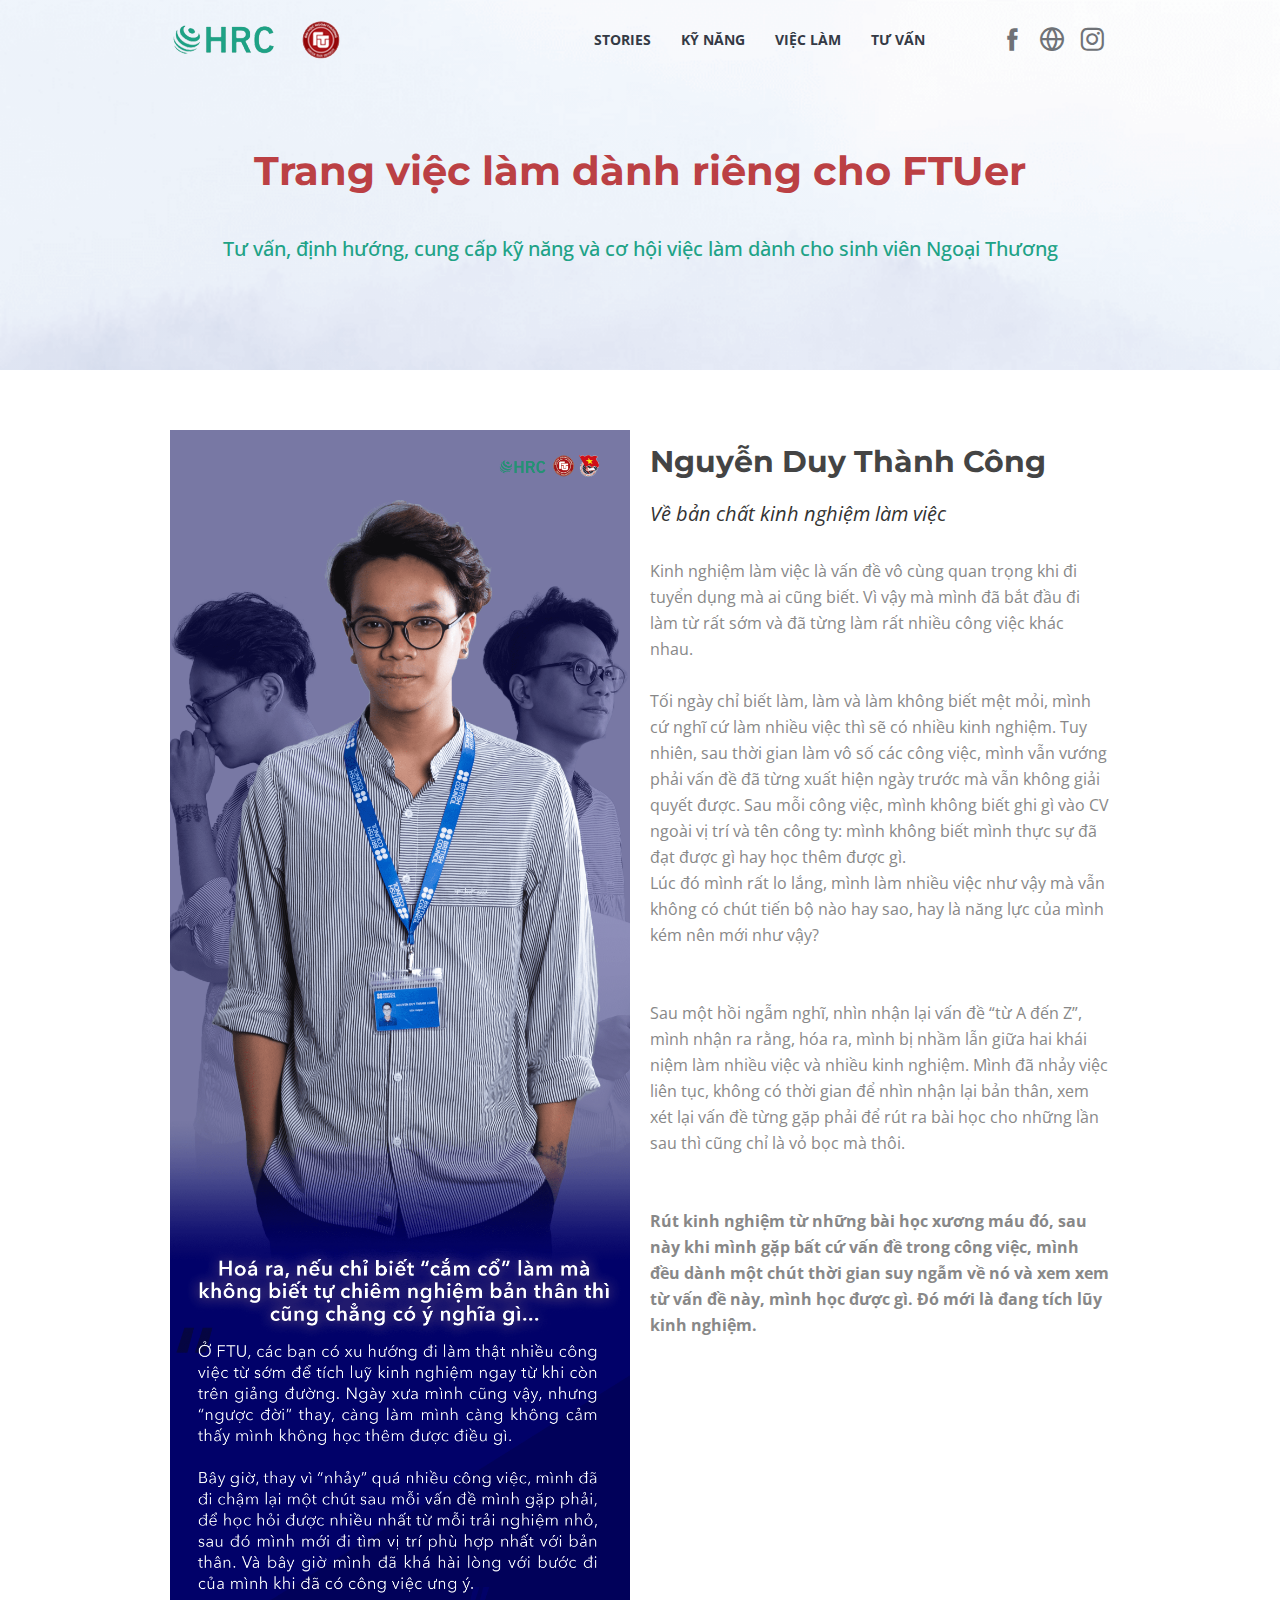
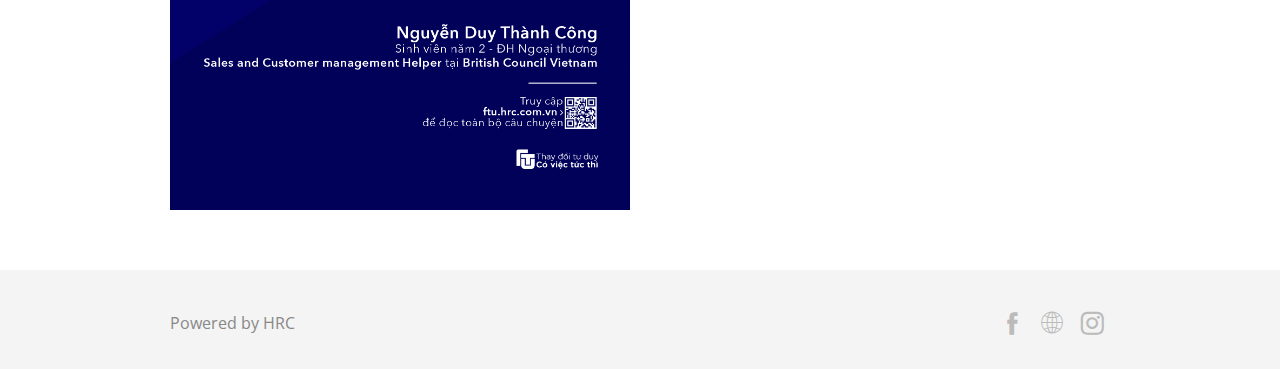
<file: congndt56.html>
<!DOCTYPE html>
<html>
<head>
	<meta http-equiv="Content-Type" content="text/html; charset=utf-8">
	<meta name="viewport" content="width=device-width, initial-scale=1, maximum-scale=1">
	<link rel="shortcut icon" href="uploads/favicon.png">  
	<meta name="description" content="">
  <meta name="keywords" content="">
  <meta property="og:image" content="uploads/thumbnail-mvp.png">
	<!-- CSS dependencies -->
	<link rel="stylesheet" type="text/css" href="css/bootstrap.css" />
	<link rel="stylesheet" type="text/css" href="css/font-awesome.min.css" />
	<link rel="stylesheet" type="text/css" href="css/jquery.fancybox.min.css" />
	<link rel="stylesheet" type="text/css" href="css/pix_style.css" />
	<link rel="stylesheet" type="text/css" href="css/main.css"/>
	<link rel="stylesheet" type="text/css" href="css/font-style.css" />
	<link href="css/animations.min.css" rel="stylesheet" type="text/css" media="all" />
	<!--[if IE]>
	<link rel="stylesheet" type="text/css" href="css/ie-fix.css" />
	<![endif]-->
	<title>Career for FTUer</title>
	<style type="text/css" id="pix_page_style"></style>
</head>
<body><div class="pix_section pix_nav_menu normal pix-padding-v-30 pix-over-header pix_scroll_header" data-scroll-bg="#ffffff" id="section_headers_1" style="display: block; background-repeat: repeat-x; padding-top: 10px; padding-bottom: 10px;">
  <div class="container">
    <div class="row">
      <div class="col-md-10 col-xs-12 pix-inner-col col-sm-10 column ui-droppable">
      <div class="pix-content"><nav class="navbar navbar-default pix-no-margin-bottom pix-navbar-default">
        <div class="container-fluid">
        <div class="navbar-header">
          <button type="button" class="navbar-toggle collapsed" data-toggle="collapse" data-target="#pix-navbar-collapse" aria-expanded="false">
          <span class="sr-only">Toggle navigation</span>
          <span class="icon-bar"></span>
          <span class="icon-bar"></span>
          <span class="icon-bar"></span>
          </button>
          <a class="navbar-brand logo-img logo-img-a pix-adjust-height" href="http://ftu.hrc.com.vn/"><img src="uploads/Untitled-1-8ZI.png" alt="" class="img-responsive pix-logo-img"></a>
        </div>
        <div class="collapse navbar-collapse" id="pix-navbar-collapse">
          <ul class="nav navbar-nav navbar-right media-middle pix-header-nav pix-adjust-height" id="pix-header-nav" style="margin-top: 5px;">
  <li><a href="http://ftu.hrc.com.vn/stories.html" class="pix-gray pix-nav-link       " data-toggle="null" style="color: rgb(52, 58, 69);">STORIES</a>
  </li>
  <li><a href="http://ftu.hrc.com.vn/kynang.html" class="pix-gray pix-nav-link       " data-toggle="null" style="color: rgb(52, 58, 69);">KỸ NĂNG</a>
  </li>
  <li class="dropdown"><a href="http://ftu.hrc.com.vn/vieclam.html" class="dropdown-toggle pix-gray pix-nav-link" data-toggle="dropdown" style="color: rgb(52, 58, 69);">VIỆC LÀM  </a>
  <ul class="dropdown-menu dropdown-menu-left">
  <li><a href="https://hrc.com.vn/thong-tin/tong-hop-cong-viec-cho-ftuer-nam-nhat.html?utm_source=LP&amp;utm_campaign=FTU_MVP&amp;utm_content=nam1" class=" pix-nav-link       " data-toggle="null">Năm 1</a>
  </li>
  <li><a href="https://hrc.com.vn/thong-tin/tong-hop-cong-viec-cho-ftuer-nam-hai.html?utm_source=LP&amp;utm_campaign=FTU_MVP&amp;utm_content=nam2" class=" pix-nav-link       " data-toggle="null">Năm 2</a>
  </li>
  <li><a href="https://hrc.com.vn/thong-tin/tong-hop-cong-viec-cho-ftuer-nam-3-4.html?utm_source=LP&amp;utm_campaign=FTU_MVP&amp;utm_content=nam3-4" class=" pix-nav-link       " data-toggle="null">Năm 3 &amp; 4</a>
  </li>
  <li><a href="http://ftu.hrc.com.vn/vieclam.html" class=" pix-nav-link       " data-toggle="null">Xem thêm</a>
  </li>
  </ul>
  </li>
  <li><a href="http://tuvan.hrc.com.vn/" class="pix-gray pix-nav-link       " data-toggle="null" style="color: rgb(52, 58, 69);">TƯ VẤN</a>
  </li>
  </ul>
        </div>
        </div>
      </nav>
      </div>
    </div>
    <div class="col-md-2 col-xs-12 pix-inner-col col-sm-2 column ui-droppable">
      <div class="pix-content pix-adjust-height text-right" style="margin-top: 1.5px;">
      <div class="pix-header-item">
        <a href="https://www.facebook.com/hrc.fanpage/" class="small-social">
        <i class="pixicon-facebook3" style="color: rgb(111, 114, 119);"></i>
        </a>
        <a href="https://hrc.com.vn/" class="small-social">
        <i class="pixicon-globe2" style="color: rgb(111, 114, 119);"></i>
        </a>
        <a href="https://www.instagram.com/hrc.ftu/" class="small-social">
        <i class="pixicon-instagram4" style="color: rgb(111, 114, 119);"></i>
        </a>
      </div>
      </div>
    </div>
    </div>
  </div>
  </div>
  <div class="pix_section pix-padding-v-5 pix-startup-intro" id="section_headers_1" style="display: block; padding-top: 160px; background-image: linear-gradient(rgba(255, 255, 255, 0.31), rgba(255, 255, 255, 0.31)), url(&quot;uploads/Cover-1-fuD.png&quot;); background-color: rgb(255, 255, 255); background-size: cover; background-repeat: repeat-x; background-attachment: fixed; padding-bottom: 5px;" data-bg-img="linear-gradient( rgba(255,255,255,0.31) ,rgba(255,255,255,0.31)),url(&quot;uploads/Cover-1-fuD.png&quot;)" data-pix-offset="80">
  <div class="container">
    <div class="row">
    <div class="col-md-12 col-xs-12 col-sm-12 column ui-droppable">
      <div class="pix-content text-center">
      <h1 class="pix-white pix-no-margin-top secondary-font">
        <span class="pix_edit_text"><p style="text-align: center; color: rgb(187, 64, 68);"><b><span style="font-size: 40px;">Trang việc làm dành riêng cho FTUer</span></b><span style="font-size: 36px;"></span></p></span><div class="note-editor"></div><div class="note-dropzone"></div>
      </h1>
      <h5 class="pix-slight-white pix-margin-bottom-20 pix-no-margin-top">
        <span class="pix_edit_text"><br><span><span style="font-family: inherit; color: rgb(32, 162, 134);">Tư vấn, định hướng, cung cấp kỹ năng và cơ hội việc làm&nbsp;</span><span style="font-family: inherit; color: rgb(32, 162, 134);">dành cho sinh viên Ngoại Thương</span></span></span>
      </h5>
      <div class="pix-padding-bottom-40">
      </div>
      <div class="pix-margin-top-40">
      </div>
      </div>
    </div>
    </div>
  </div>
  </div>
  <div class="pix_section pix-padding" id="section_content_1" style="display: block;">
    <div class="container">
    <div class="row">
      <div class="col-md-6 col-xs-12 text-center col-sm-6 column ui-droppable">
      <div class="pix-content"><img src="uploads/congndt56-Gtb.png" alt="" class="img-responsive"></div>
      </div>
      <div class="col-md-6 col-xs-12 col-sm-6 column ui-droppable">
      <div class="pix-content pix-padding-top-60" style="background-repeat: repeat-x; padding: 0px; margin: 0px;">
        <h2 class="pix-black-gray-dark pix-no-margin-top secondary-font">
        <span class="pix_edit_text" style="font-size:30px"><b>Nguyễn Duy Thành Công</b></span>
        </h2>
        <p class="pix-black-2 big-text pix-margin-bottom-3">
        <span class="pix_edit_text"><span style="font-size: 20px; font-style: italic; ">Về bản chất kinh nghiệm làm việc</span></span>
        </p>
        <br><p class="pix-black-gray-light big-text pix-margin-bottom-20">
        <span class="pix_edit_text">Kinh nghiệm làm việc là vấn đề vô cùng quan trọng khi đi tuyển dụng mà ai cũng biết. Vì vậy mà mình đã bắt đầu đi làm từ rất sớm và đã từng làm rất nhiều công việc khác nhau.
  <br><span>
  </span><br><span>Tối ngày chỉ biết làm, làm và làm không biết mệt mỏi, mình cứ nghĩ cứ làm nhiều việc thì sẽ có nhiều kinh nghiệm. Tuy nhiên, sau thời gian làm vô số các công việc, mình vẫn vướng phải vấn đề đã từng xuất hiện ngày trước mà vẫn không giải quyết được. Sau mỗi công việc, mình không biết ghi gì vào CV ngoài vị trí và tên công ty: mình không biết mình thực sự đã đạt được gì hay học thêm được gì.
  </span><br><span>Lúc đó mình rất lo lắng, mình làm nhiều việc như vậy mà vẫn không có chút tiến bộ nào hay sao, hay là năng lực của mình kém nên mới như vậy?<br></span><br><span>
  </span><br><span>Sau một hồi ngẫm nghĩ, nhìn nhận lại vấn đề “từ A đến Z”, mình nhận ra rằng, hóa ra, mình bị nhầm lẫn giữa hai khái niệm làm nhiều việc và nhiều kinh nghiệm. Mình đã nhảy việc liên tục, không có thời gian để nhìn nhận lại bản thân, xem xét lại vấn đề từng gặp phải để rút ra bài học cho những lần sau thì cũng chỉ là vỏ bọc mà thôi.
  </span><br><br><br><span><span style="font-weight: bold;">Rút kinh nghiệm từ những bài học xương máu đó, sau này khi mình gặp bất cứ vấn đề trong công việc, mình đều dành một chút thời gian suy ngẫm về nó và xem xem từ vấn đề này, mình học được gì. Đó mới là đang tích lũy kinh nghiệm.
  </span></span></span>
        </p>
      </div>
      </div>
    </div>
    </div>
  </div><div class="pix_section pix-padding-v-20 gray-bg" id="section_footer_1" style="display: block;">
    <div class="container">
    <div class="row">
      <div class="col-md-12 col-xs-12 col-sm-12 column ui-droppable">
      <div class="pix-content"><div class="pix-padding-v-10">
        <span class="pix-black-gray-light big-text pix-padding-v-10 pix-float-left"><span class="pix_edit_text">Powered by HRC</span></span>
        <span class="pix-padding-v-10 pix-float-right">
        <a href="https://www.facebook.com/hrc.fanpage/" class="small-social">
          <i class="pixicon-facebook3 big-icon-50 pix-slight-white"></i>
        </a>
        <a href="https://hrc.com.vn/" class="small-social">
          <i class="pixicon-global" style="color: rgb(187, 187, 187);"></i>
        </a>
        <a href="https://www.instagram.com/hrc.ftu/" class="small-social">
          <i class="pixicon-instagram4 big-icon-50 pix-slight-white"></i>
        </a>
        </span>
      </div></div>
      </div>
    </div>
    </div>
  </div>
<!-- Javascript -->
<script src="js/jquery-1.11.2.js"></script>
<script src="js/jquery-ui.js"></script>
<script src="js/bootstrap.js"></script>
<script src="js/velocity.min.js"></script>
<script src="js/velocity.ui.min.js"></script>
<script src="js/appear.min.js" type="text/javascript"></script>
<script src="js/animations.js" type="text/javascript"></script>
<script src="js/plugins.js" type="text/javascript"></script>
<script src="js/jquery.fancybox.min.js" type="text/javascript"></script>
<script src="js/custom.js"></script>
</body>
</html>
</file>
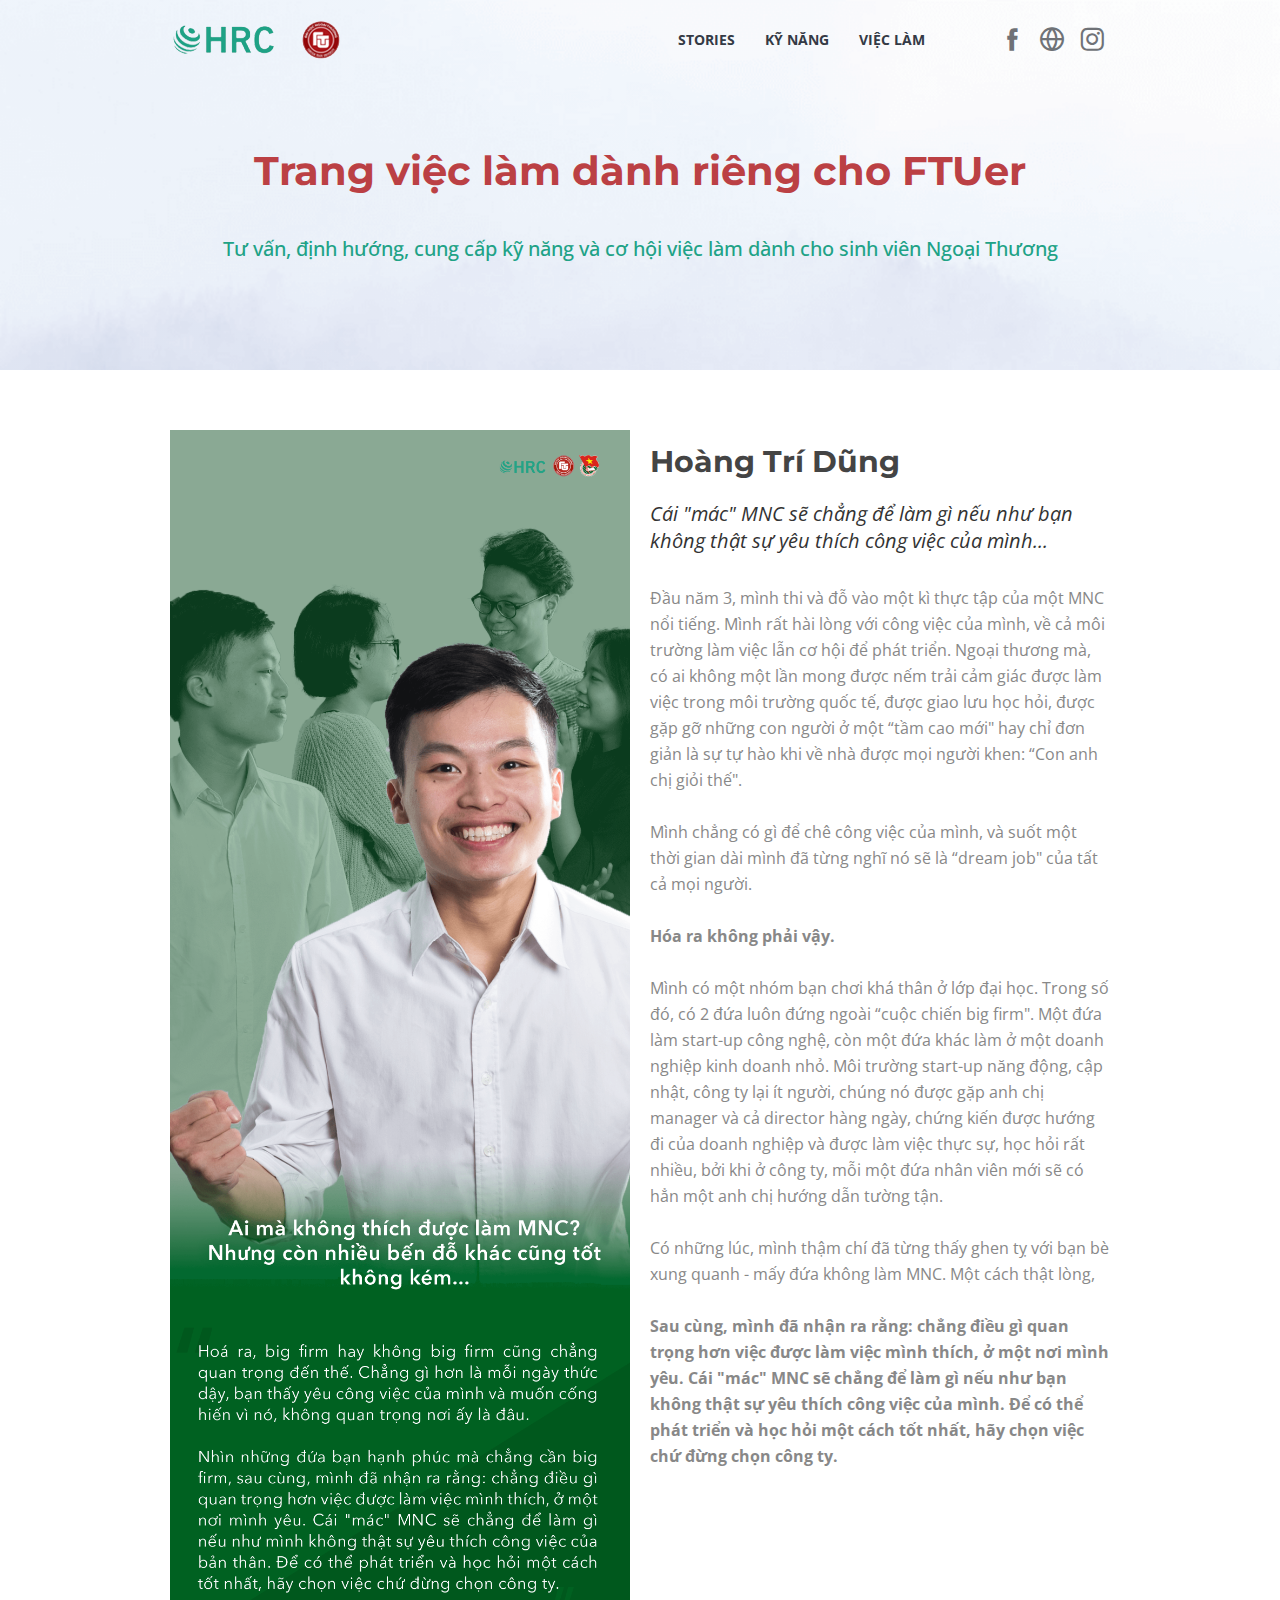
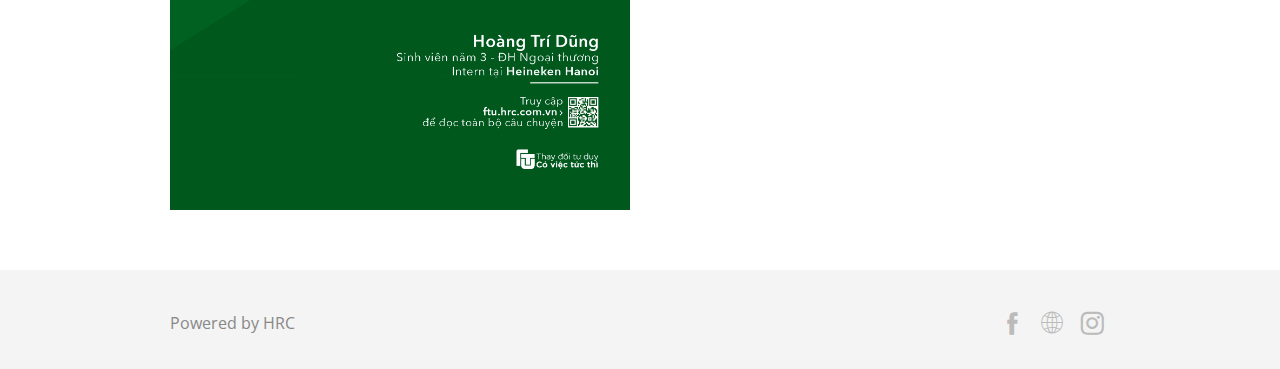
<file: dunght55.html>
<!DOCTYPE html>
<html>
<head>
	<meta http-equiv="Content-Type" content="text/html; charset=utf-8">
	<meta name="viewport" content="width=device-width, initial-scale=1, maximum-scale=1">
	<link rel="shortcut icon" href="uploads/favicon.png">  
	<meta name="description" content="">
  <meta name="keywords" content="">
  <meta property="og:image" content="uploads/thumbnail-mvp.png">
	<!-- CSS dependencies -->
	<link rel="stylesheet" type="text/css" href="css/bootstrap.css" />
	<link rel="stylesheet" type="text/css" href="css/font-awesome.min.css" />
	<link rel="stylesheet" type="text/css" href="css/jquery.fancybox.min.css" />
	<link rel="stylesheet" type="text/css" href="css/pix_style.css" />
	<link rel="stylesheet" type="text/css" href="css/main.css"/>
	<link rel="stylesheet" type="text/css" href="css/font-style.css" />
	<link href="css/animations.min.css" rel="stylesheet" type="text/css" media="all" />
	<!--[if IE]>
	<link rel="stylesheet" type="text/css" href="css/ie-fix.css" />
	<![endif]-->
	<title>Career for FTUer</title>
	<style type="text/css" id="pix_page_style"></style>
</head>
<body><div class="pix_section pix_nav_menu normal pix-padding-v-30 pix-over-header pix_scroll_header" data-scroll-bg="#ffffff" id="section_headers_1" style="display: block; background-repeat: repeat-x; padding-top: 10px; padding-bottom: 10px;">
    <div class="container">
    <div class="row">
      <div class="col-md-10 col-xs-12 pix-inner-col col-sm-10 column ui-droppable">
      <div class="pix-content"><nav class="navbar navbar-default pix-no-margin-bottom pix-navbar-default">
        <div class="container-fluid">
        <div class="navbar-header">
          <button type="button" class="navbar-toggle collapsed" data-toggle="collapse" data-target="#pix-navbar-collapse" aria-expanded="false">
          <span class="sr-only">Toggle navigation</span>
          <span class="icon-bar"></span>
          <span class="icon-bar"></span>
          <span class="icon-bar"></span>
          </button>
          <a class="navbar-brand logo-img logo-img-a pix-adjust-height" href="#"><img src="uploads/Untitled-1-8ZI.png" alt="" class="img-responsive pix-logo-img"></a>
        </div>
        <div class="collapse navbar-collapse" id="pix-navbar-collapse">
          <ul class="nav navbar-nav navbar-right media-middle pix-header-nav pix-adjust-height" id="pix-header-nav" style="margin-top: 5px;">
  <li><a href="http://ftu.hrc.com.vn/stories.html" class="pix-gray pix-nav-link       " data-toggle="null" style="color: rgb(52, 58, 69);">STORIES</a>
  </li>
  <li><a href="http://ftu.hrc.com.vn/kynang.html" class="pix-gray pix-nav-link       " data-toggle="null" style="color: rgb(52, 58, 69);">KỸ NĂNG</a>
  </li>
  <li class="dropdown"><a href="http://ftu.hrc.com.vn/vieclam.html" class="dropdown-toggle pix-gray pix-nav-link" data-toggle="dropdown" style="color: rgb(52, 58, 69);">VIỆC LÀM  </a>
  <ul class="dropdown-menu dropdown-menu-left">
  <li><a href="https://hrc.com.vn/thong-tin/tong-hop-cong-viec-cho-ftuer-nam-nhat.html?utm_source=LP&amp;utm_campaign=FTU_MVP&amp;utm_content=nam1" class=" pix-nav-link       " data-toggle="null">Năm 1</a>
  </li>
  <li><a href="https://hrc.com.vn/thong-tin/tong-hop-cong-viec-cho-ftuer-nam-hai.html?utm_source=LP&amp;utm_campaign=FTU_MVP&amp;utm_content=nam2" class=" pix-nav-link       " data-toggle="null">Năm 2</a>
  </li>
  <li><a href="https://hrc.com.vn/thong-tin/tong-hop-cong-viec-cho-ftuer-nam-3-4.html?utm_source=LP&amp;utm_campaign=FTU_MVP&amp;utm_content=nam3-4" class=" pix-nav-link       " data-toggle="null">Năm 3 &amp; 4</a>
  </li>
  <li><a href="http://ftu.hrc.com.vn/vieclam.html" class=" pix-nav-link       " data-toggle="null">Xem thêm</a>
  </li>
  </ul>
  </li>
  </ul>
        </div>
        </div>
      </nav>
      </div>
    </div>
    <div class="col-md-2 col-xs-12 pix-inner-col col-sm-2 column ui-droppable">
      <div class="pix-content pix-adjust-height text-right" style="margin-top: 1.5px;">
      <div class="pix-header-item">
        <a href="https://www.facebook.com/hrc.fanpage/" class="small-social">
        <i class="pixicon-facebook3" style="color: rgb(111, 114, 119);"></i>
        </a>
        <a href="https://hrc.com.vn/" class="small-social">
        <i class="pixicon-globe2" style="color: rgb(111, 114, 119);"></i>
        </a>
        <a href="https://www.instagram.com/hrc.ftu/" class="small-social">
        <i class="pixicon-instagram4" style="color: rgb(111, 114, 119);"></i>
        </a>
      </div>
      </div>
    </div>
    </div>
  </div>
  </div>
  <div class="pix_section pix-padding-v-5 pix-startup-intro" id="section_headers_1" style="display: block; padding-top: 160px; background-image: linear-gradient(rgba(255, 255, 255, 0.31), rgba(255, 255, 255, 0.31)), url(&quot;uploads/Cover-1-fuD.png&quot;); background-color: rgb(255, 255, 255); background-size: cover; background-repeat: repeat-x; background-attachment: fixed; padding-bottom: 5px;" data-bg-img="linear-gradient( rgba(255,255,255,0.31) ,rgba(255,255,255,0.31)),url(&quot;uploads/Cover-1-fuD.png&quot;)" data-pix-offset="80">
  <div class="container">
    <div class="row">
    <div class="col-md-12 col-xs-12 col-sm-12 column ui-droppable">
      <div class="pix-content text-center">
      <h1 class="pix-white pix-no-margin-top secondary-font">
        <span class="pix_edit_text"><p style="text-align: center; color: rgb(187, 64, 68);"><b><span style="font-size: 40px;">Trang việc làm dành riêng cho FTUer</span></b><span style="font-size: 36px;"></span></p></span><div class="note-editor"></div><div class="note-dropzone"></div>
      </h1>
      <h5 class="pix-slight-white pix-margin-bottom-20 pix-no-margin-top">
        <span class="pix_edit_text"><br><span><span style="font-family: inherit; color: rgb(32, 162, 134);">Tư vấn, định hướng, cung cấp kỹ năng và cơ hội việc làm&nbsp;</span><span style="font-family: inherit; color: rgb(32, 162, 134);">dành cho sinh viên Ngoại Thương</span></span></span>
      </h5>
      <div class="pix-padding-bottom-40">
      </div>
      <div class="pix-margin-top-40">
      </div>
      </div>
    </div>
    </div>
  </div>
  </div>
  <div class="pix_section pix-padding" id="section_content_1" style="display: block;">
    <div class="container">
    <div class="row">
      <div class="col-md-6 col-xs-12 text-center col-sm-6 column ui-droppable">
      <div class="pix-content"><img src="uploads/dunght55-vpE.png" alt="" class="img-responsive"></div>
      </div>
      <div class="col-md-6 col-xs-12 col-sm-6 column ui-droppable">
      <div class="pix-content pix-padding-top-60" style="background-repeat: repeat-x; padding: 0px; margin: 0px;">
        <h2 class="pix-black-gray-dark pix-no-margin-top secondary-font">
        <span class="pix_edit_text" style="font-size:30px"><b>Hoàng Trí Dũng</b></span>
        </h2>
        <p class="pix-black-2 big-text pix-margin-bottom-3">
        <span class="pix_edit_text"><span style="font-size: 20px; font-style: italic; ">Cái "mác" MNC sẽ chẳng để làm gì nếu như bạn không thật sự yêu thích công việc của mình...</span></span>
        </p>
        <br><p class="pix-black-gray-light big-text pix-margin-bottom-20">
        <span class="pix_edit_text">Đầu năm 3, mình thi và đỗ vào một kì thực tập của một MNC nổi tiếng. Mình rất hài lòng với công việc của mình, về cả môi trường làm việc lẫn cơ hội để phát triển. Ngoại thương mà, có ai không một lần mong được nếm trải cảm giác được làm việc trong môi trường quốc tế, được giao lưu học hỏi, được gặp gỡ những con người ở một “tầm cao mới" hay chỉ đơn giản là sự tự hào khi về nhà được mọi người khen: “Con anh chị giỏi thế". 
  <br><span>
  </span><br><span>Mình chẳng có gì để chê công việc của mình, và suốt một thời gian dài mình đã từng nghĩ nó sẽ là “dream job" của tất cả mọi người. 
  </span><br><span>
  </span><br><span><span style="font-weight: bold;">Hóa ra không phải vậy. 
  </span></span><br><span>
  </span><br><span>Mình có một nhóm bạn chơi khá thân ở lớp đại học. Trong số đó, có 2 đứa luôn đứng ngoài “cuộc chiến big firm". Một đứa làm start-up công nghệ, còn một đứa khác làm ở một doanh nghiệp kinh doanh nhỏ. Môi trường start-up năng động, cập nhật, công ty lại ít người, chúng nó được gặp anh chị manager và cả director hàng ngày, chứng kiến được hướng đi của doanh nghiệp và được làm việc thực sự, học hỏi rất nhiều, bởi khi ở công ty, mỗi một đứa nhân viên mới sẽ có hẳn một anh chị hướng dẫn tường tận.
  </span><br><span>
  </span><br><span>Có những lúc, mình thậm chí đã từng thấy ghen tỵ với bạn bè xung quanh - mấy đứa không làm MNC. Một cách thật lòng, 
  </span><br><span>
  </span><br><span><span style="font-weight: bold;">Sau cùng, mình đã nhận ra rằng: chẳng điều gì quan trọng hơn việc được làm việc mình thích, ở một nơi mình yêu. Cái "mác" MNC sẽ chẳng để làm gì nếu như bạn không thật sự yêu thích công việc của mình. Để có thể phát triển và học hỏi một cách tốt nhất, hãy chọn việc chứ đừng chọn công ty.</span>
  </span></span>
        </p>
      </div>
      </div>
    </div>
    </div>
  </div><div class="pix_section pix-padding-v-20 gray-bg" id="section_footer_1" style="display: block;">
    <div class="container">
    <div class="row">
      <div class="col-md-12 col-xs-12 col-sm-12 column ui-droppable">
      <div class="pix-content"><div class="pix-padding-v-10">
        <span class="pix-black-gray-light big-text pix-padding-v-10 pix-float-left"><span class="pix_edit_text">Powered by HRC</span></span>
        <span class="pix-padding-v-10 pix-float-right">
        <a href="https://www.facebook.com/hrc.fanpage/" class="small-social">
          <i class="pixicon-facebook3 big-icon-50 pix-slight-white"></i>
        </a>
        <a href="https://hrc.com.vn/" class="small-social">
          <i class="pixicon-global" style="color: rgb(187, 187, 187);"></i>
        </a>
        <a href="https://www.instagram.com/hrc.ftu/" class="small-social">
          <i class="pixicon-instagram4 big-icon-50 pix-slight-white"></i>
        </a>
        </span>
      </div></div>
      </div>
    </div>
    </div>
  </div>
<!-- Javascript -->
<script src="js/jquery-1.11.2.js"></script>
<script src="js/jquery-ui.js"></script>
<script src="js/bootstrap.js"></script>
<script src="js/velocity.min.js"></script>
<script src="js/velocity.ui.min.js"></script>
<script src="js/appear.min.js" type="text/javascript"></script>
<script src="js/animations.js" type="text/javascript"></script>
<script src="js/plugins.js" type="text/javascript"></script>
<script src="js/jquery.fancybox.min.js" type="text/javascript"></script>
<script src="js/custom.js"></script>
</body>
</html>
</file>
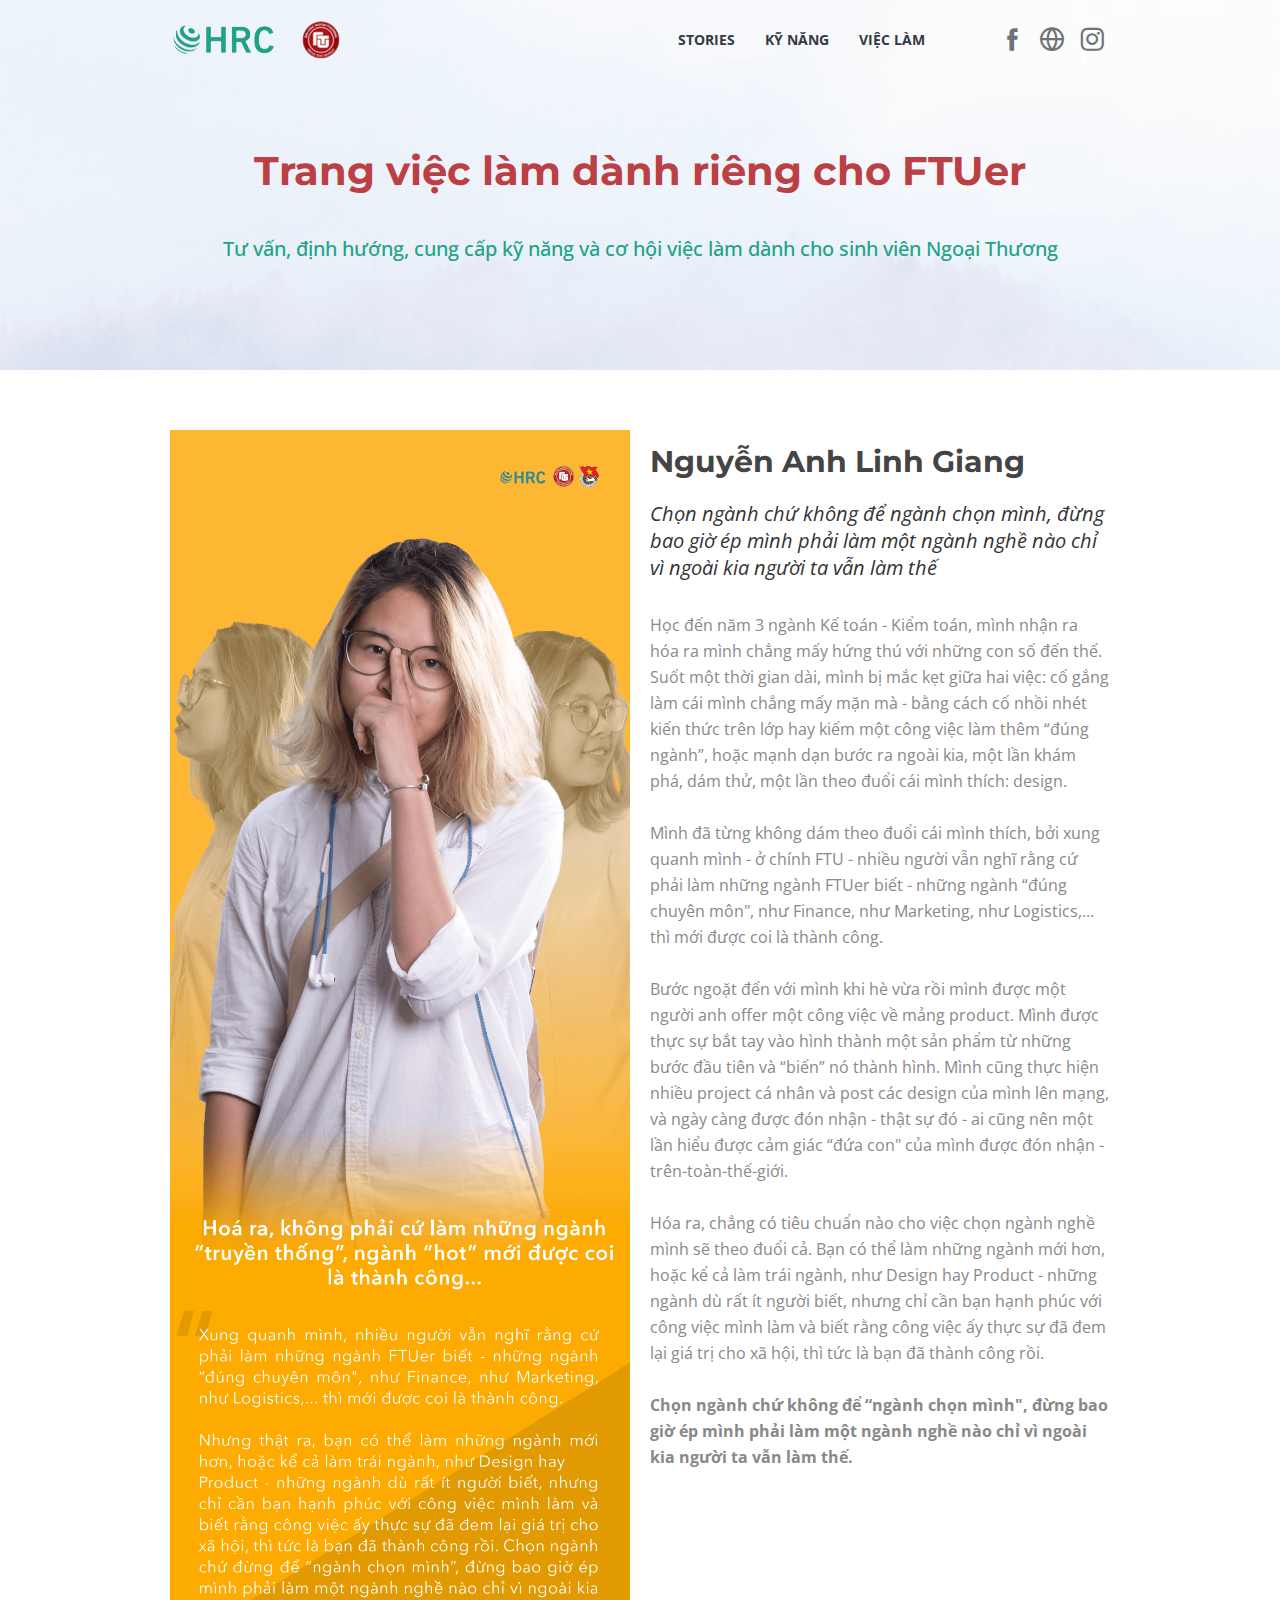
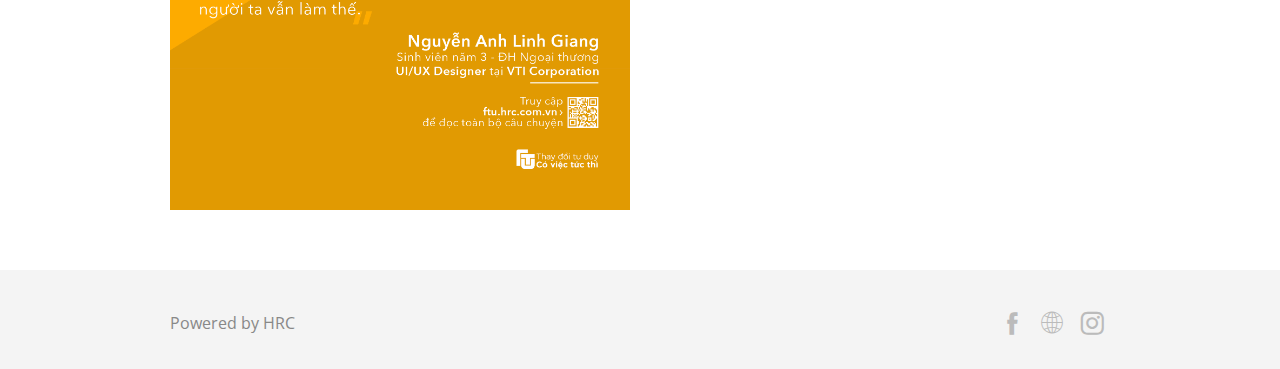
<file: giangnal55.html>
<!DOCTYPE html>
<html>
<head>
	<meta http-equiv="Content-Type" content="text/html; charset=utf-8">
	<meta name="viewport" content="width=device-width, initial-scale=1, maximum-scale=1">
	<link rel="shortcut icon" href="uploads/favicon.png">  
	<meta name="description" content="">
  <meta name="keywords" content="">
  <meta property="og:image" content="uploads/thumbnail-mvp.png">
	<!-- CSS dependencies -->
	<link rel="stylesheet" type="text/css" href="css/bootstrap.css" />
	<link rel="stylesheet" type="text/css" href="css/font-awesome.min.css" />
	<link rel="stylesheet" type="text/css" href="css/jquery.fancybox.min.css" />
	<link rel="stylesheet" type="text/css" href="css/pix_style.css" />
	<link rel="stylesheet" type="text/css" href="css/main.css"/>
	<link rel="stylesheet" type="text/css" href="css/font-style.css" />
	<link href="css/animations.min.css" rel="stylesheet" type="text/css" media="all" />
	<!--[if IE]>
	<link rel="stylesheet" type="text/css" href="css/ie-fix.css" />
	<![endif]-->
	<title>Career for FTUer</title>
	<style type="text/css" id="pix_page_style"></style>
</head>
<body><div class="pix_section pix_nav_menu normal pix-padding-v-30 pix-over-header pix_scroll_header" data-scroll-bg="#ffffff" id="section_headers_1" style="display: block; background-repeat: repeat-x; padding-top: 10px; padding-bottom: 10px;">
      <div class="container">
      <div class="row">
        <div class="col-md-10 col-xs-12 pix-inner-col col-sm-10 column ui-droppable">
        <div class="pix-content"><nav class="navbar navbar-default pix-no-margin-bottom pix-navbar-default">
          <div class="container-fluid">
          <div class="navbar-header">
            <button type="button" class="navbar-toggle collapsed" data-toggle="collapse" data-target="#pix-navbar-collapse" aria-expanded="false">
            <span class="sr-only">Toggle navigation</span>
            <span class="icon-bar"></span>
            <span class="icon-bar"></span>
            <span class="icon-bar"></span>
            </button>
            <a class="navbar-brand logo-img logo-img-a pix-adjust-height" href="#"><img src="uploads/Untitled-1-8ZI.png" alt="" class="img-responsive pix-logo-img"></a>
          </div>
          <div class="collapse navbar-collapse" id="pix-navbar-collapse">
            <ul class="nav navbar-nav navbar-right media-middle pix-header-nav pix-adjust-height" id="pix-header-nav" style="margin-top: 5px;">
    <li><a href="http://ftu.hrc.com.vn/stories.html" class="pix-gray pix-nav-link       " data-toggle="null" style="color: rgb(52, 58, 69);">STORIES</a>
    </li>
    <li><a href="http://ftu.hrc.com.vn/kynang.html" class="pix-gray pix-nav-link       " data-toggle="null" style="color: rgb(52, 58, 69);">KỸ NĂNG</a>
    </li>
    <li class="dropdown"><a href="http://ftu.hrc.com.vn/vieclam.html" class="dropdown-toggle pix-gray pix-nav-link" data-toggle="dropdown" style="color: rgb(52, 58, 69);">VIỆC LÀM  </a>
    <ul class="dropdown-menu dropdown-menu-left">
    <li><a href="https://hrc.com.vn/thong-tin/tong-hop-cong-viec-cho-ftuer-nam-nhat.html?utm_source=LP&amp;utm_campaign=FTU_MVP&amp;utm_content=nam1" class=" pix-nav-link       " data-toggle="null">Năm 1</a>
    </li>
    <li><a href="https://hrc.com.vn/thong-tin/tong-hop-cong-viec-cho-ftuer-nam-hai.html?utm_source=LP&amp;utm_campaign=FTU_MVP&amp;utm_content=nam2" class=" pix-nav-link       " data-toggle="null">Năm 2</a>
    </li>
    <li><a href="https://hrc.com.vn/thong-tin/tong-hop-cong-viec-cho-ftuer-nam-3-4.html?utm_source=LP&amp;utm_campaign=FTU_MVP&amp;utm_content=nam3-4" class=" pix-nav-link       " data-toggle="null">Năm 3 &amp; 4</a>
    </li>
    <li><a href="http://ftu.hrc.com.vn/vieclam.html" class=" pix-nav-link       " data-toggle="null">Xem thêm</a>
    </li>
    </ul>
    </li>
    </ul>
          </div>
          </div>
        </nav>
        </div>
      </div>
      <div class="col-md-2 col-xs-12 pix-inner-col col-sm-2 column ui-droppable">
        <div class="pix-content pix-adjust-height text-right" style="margin-top: 1.5px;">
        <div class="pix-header-item">
          <a href="https://www.facebook.com/hrc.fanpage/" class="small-social">
          <i class="pixicon-facebook3" style="color: rgb(111, 114, 119);"></i>
          </a>
          <a href="https://hrc.com.vn/" class="small-social">
          <i class="pixicon-globe2" style="color: rgb(111, 114, 119);"></i>
          </a>
          <a href="https://www.instagram.com/hrc.ftu/" class="small-social">
          <i class="pixicon-instagram4" style="color: rgb(111, 114, 119);"></i>
          </a>
        </div>
        </div>
      </div>
      </div>
    </div>
    </div>
    <div class="pix_section pix-padding-v-5 pix-startup-intro" id="section_headers_1" style="display: block; padding-top: 160px; background-image: linear-gradient(rgba(255, 255, 255, 0.31), rgba(255, 255, 255, 0.31)), url(&quot;uploads/Cover-1-fuD.png&quot;); background-color: rgb(255, 255, 255); background-size: cover; background-repeat: repeat-x; background-attachment: fixed; padding-bottom: 5px;" data-bg-img="linear-gradient( rgba(255,255,255,0.31) ,rgba(255,255,255,0.31)),url(&quot;uploads/Cover-1-fuD.png&quot;)" data-pix-offset="80">
    <div class="container">
      <div class="row">
      <div class="col-md-12 col-xs-12 col-sm-12 column ui-droppable">
        <div class="pix-content text-center">
        <h1 class="pix-white pix-no-margin-top secondary-font">
          <span class="pix_edit_text"><p style="text-align: center; color: rgb(187, 64, 68);"><b><span style="font-size: 40px;">Trang việc làm dành riêng cho FTUer</span></b><span style="font-size: 36px;"></span></p></span><div class="note-editor"></div><div class="note-dropzone"></div>
        </h1>
        <h5 class="pix-slight-white pix-margin-bottom-20 pix-no-margin-top">
          <span class="pix_edit_text"><br><span><span style="font-family: inherit; color: rgb(32, 162, 134);">Tư vấn, định hướng, cung cấp kỹ năng và cơ hội việc làm&nbsp;</span><span style="font-family: inherit; color: rgb(32, 162, 134);">dành cho sinh viên Ngoại Thương</span></span></span>
        </h5>
        <div class="pix-padding-bottom-40">
        </div>
        <div class="pix-margin-top-40">
        </div>
        </div>
      </div>
      </div>
    </div>
    </div>
    <div class="pix_section pix-padding" id="section_content_1" style="display: block;">
      <div class="container">
      <div class="row">
        <div class="col-md-6 col-xs-12 text-center col-sm-6 column ui-droppable">
        <div class="pix-content"><img src="uploads/chachnal55-j2e.png" alt="" class="img-responsive"></div>
        </div>
        <div class="col-md-6 col-xs-12 col-sm-6 column ui-droppable">
        <div class="pix-content pix-padding-top-60" style="background-repeat: repeat-x; padding: 0px; margin: 0px;">
          <h2 class="pix-black-gray-dark pix-no-margin-top secondary-font">
          <span class="pix_edit_text" style="font-size: 30px"><b>Nguyễn Anh Linh Giang</b></span>
          </h2>
          <p class="pix-black-2 big-text pix-margin-bottom-3">
          <span class="pix_edit_text"><span style="font-size: 20px; font-style: italic; ">Chọn ngành chứ không để ngành chọn mình, đừng bao giờ ép mình phải làm một ngành nghề nào chỉ vì ngoài kia người ta vẫn làm thế</span></span>
          </p>
          <br><p class="pix-black-gray-light big-text pix-margin-bottom-20">
          <span class="pix_edit_text">Học đến năm 3 ngành Kế toán - Kiểm toán, mình nhận ra hóa ra mình chẳng mấy hứng thú với những con số đến thế. Suốt một thời gian dài, mình bị mắc kẹt giữa hai việc: cố gắng làm cái mình chẳng mấy mặn mà - bằng cách cố nhồi nhét kiến thức trên lớp hay kiếm một công việc làm thêm “đúng ngành”, hoặc mạnh dạn bước ra ngoài kia, một lần khám phá, dám thử, một lần theo đuổi cái mình thích: design.&nbsp;
            <br><span>
            </span><br><span>Mình đã từng không dám theo đuổi cái mình thích, bởi xung quanh mình - ở chính FTU - nhiều người vẫn nghĩ rằng cứ phải làm những ngành FTUer biết - những ngành “đúng chuyên môn", như Finance, như Marketing, như Logistics,... thì mới được coi là thành công.
            </span><br><span>
            </span><br><span>Bước ngoặt đến với mình khi hè vừa rồi mình được một người anh offer một công việc về mảng product. Mình được thực sự bắt tay vào hình thành một sản phẩm từ những bước đầu tiên và “biến” nó thành hình. Mình cũng thực hiện nhiều project cá nhân và post các design của mình lên mạng, và ngày càng được đón nhận - thật sự đó - ai cũng nên một lần hiểu được cảm giác “đứa con" của mình được đón nhận - trên-toàn-thế-giới.&nbsp;
            </span><br><span>
            </span><br><span>Hóa ra, chẳng có tiêu chuẩn nào cho việc chọn ngành nghề mình sẽ theo đuổi cả. Bạn có thể làm những ngành mới hơn, hoặc kể cả làm trái ngành, như Design hay Product - những ngành dù rất ít người biết, nhưng chỉ cần bạn hạnh phúc với công việc mình làm và biết rằng công việc ấy thực sự đã đem lại giá trị cho xã hội, thì tức là bạn đã thành công rồi.
            </span><br><span>
            </span><br><span><span style="font-weight: bold;">Chọn ngành chứ không để “ngành chọn mình", đừng bao giờ ép mình phải làm một ngành nghề nào chỉ vì ngoài kia người ta vẫn làm thế.
            </span></span><br><span><span><span><span style="font-weight: bold;">&nbsp;</span></span><br><span><br></span></span></span></span>
          </p>
        </div>
        </div>
      </div>
      </div>
    </div><div class="pix_section pix-padding-v-20 gray-bg" id="section_footer_1" style="display: block;">
      <div class="container">
      <div class="row">
        <div class="col-md-12 col-xs-12 col-sm-12 column ui-droppable">
        <div class="pix-content"><div class="pix-padding-v-10">
          <span class="pix-black-gray-light big-text pix-padding-v-10 pix-float-left"><span class="pix_edit_text">Powered by HRC</span></span>
          <span class="pix-padding-v-10 pix-float-right">
          <a href="https://www.facebook.com/hrc.fanpage/" class="small-social">
            <i class="pixicon-facebook3 big-icon-50 pix-slight-white"></i>
          </a>
          <a href="https://hrc.com.vn/" class="small-social">
            <i class="pixicon-global" style="color: rgb(187, 187, 187);"></i>
          </a>
          <a href="https://www.instagram.com/hrc.ftu/" class="small-social">
            <i class="pixicon-instagram4 big-icon-50 pix-slight-white"></i>
          </a>
          </span>
        </div></div>
        </div>
      </div>
      </div>
    </div>
<!-- Javascript -->
<script src="js/jquery-1.11.2.js"></script>
<script src="js/jquery-ui.js"></script>
<script src="js/bootstrap.js"></script>
<script src="js/velocity.min.js"></script>
<script src="js/velocity.ui.min.js"></script>
<script src="js/appear.min.js" type="text/javascript"></script>
<script src="js/animations.js" type="text/javascript"></script>
<script src="js/plugins.js" type="text/javascript"></script>
<script src="js/jquery.fancybox.min.js" type="text/javascript"></script>
<script src="js/custom.js"></script>
</body>
</html>
</file>
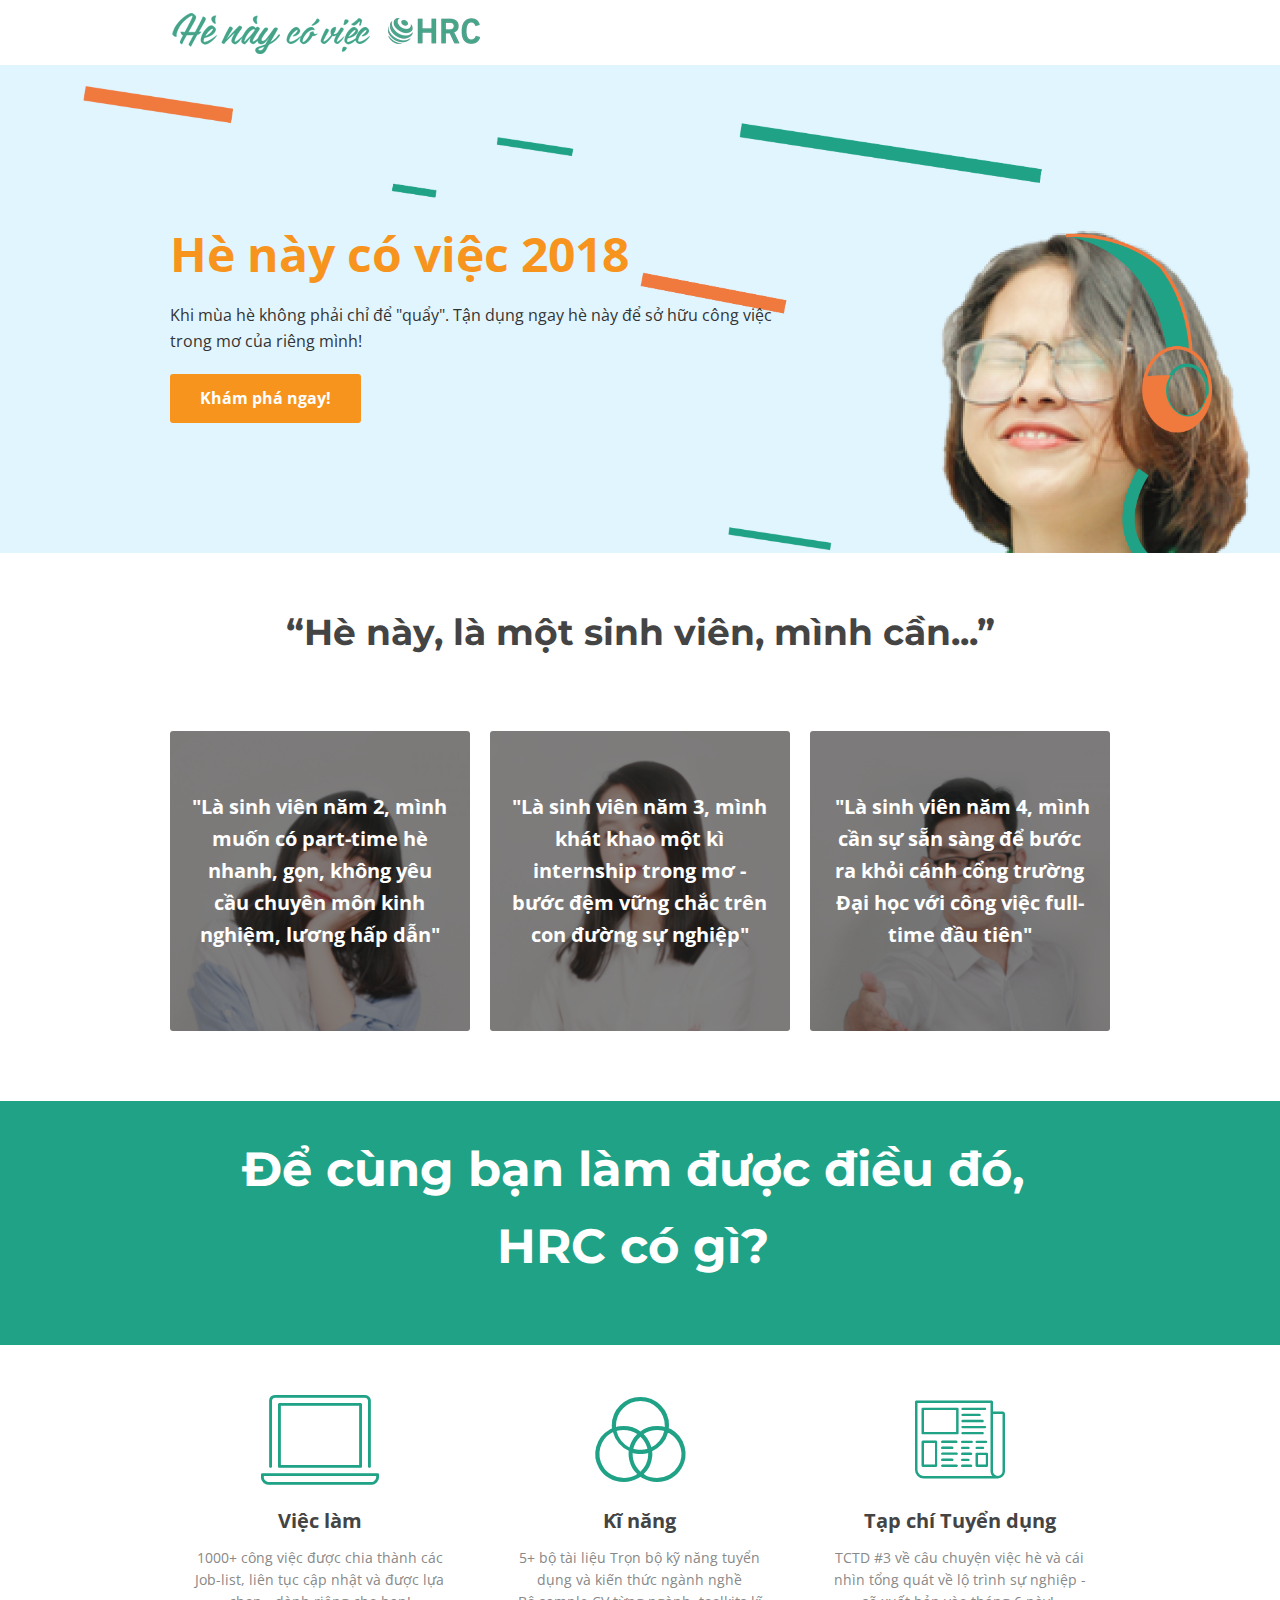
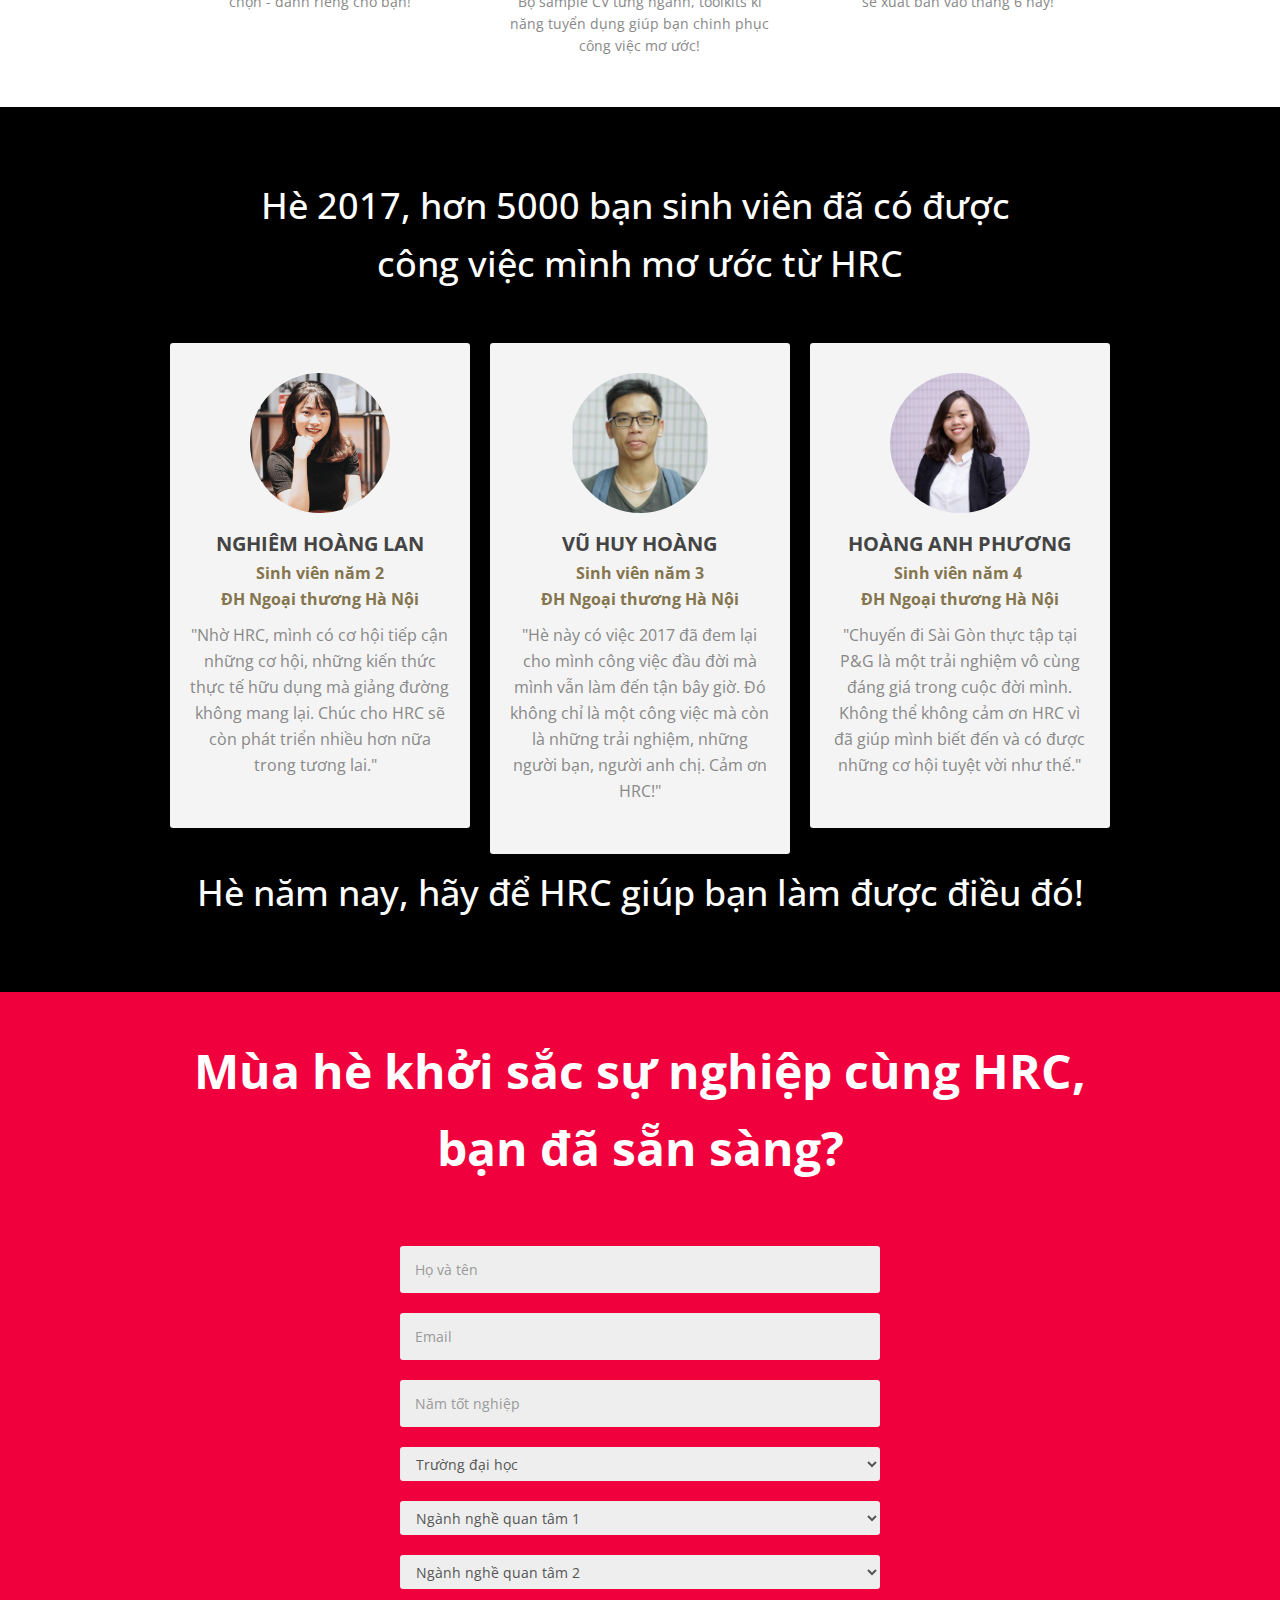
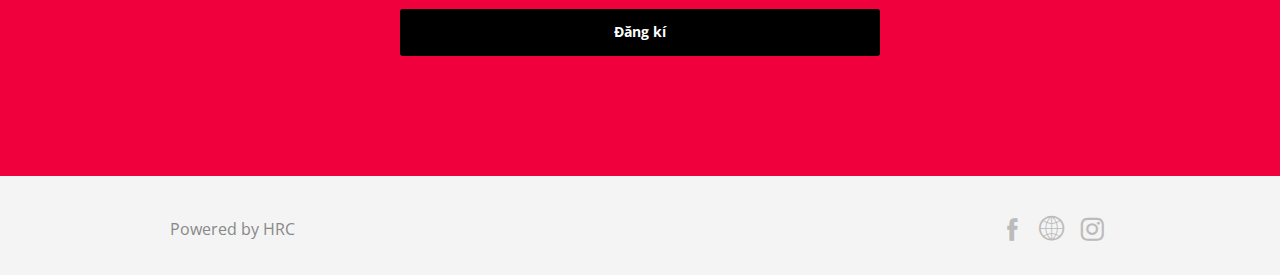
<file: HNCV.html>
<!DOCTYPE html>
<html>
<head>
	<meta http-equiv="Content-Type" content="text/html; charset=utf-8">
	<meta name="viewport" content="width=device-width, initial-scale=1, maximum-scale=1">
	<link rel="shortcut icon" href="uploads/pix-favicon.ico">  
	<meta name="description" content="">
	<meta name="keywords" content="">
	<!-- CSS dependencies -->
	<link rel="stylesheet" type="text/css" href="css/bootstrap.css" />
	<link rel="stylesheet" type="text/css" href="css/font-awesome.min.css" />
	<link rel="stylesheet" type="text/css" href="css/jquery.fancybox.min.css" />
	<link rel="stylesheet" type="text/css" href="css/pix_style.css" />
	<link rel="stylesheet" type="text/css" href="css/main.css"/>
	<link rel="stylesheet" type="text/css" href="css/font-style.css" />
	<link href="css/animations.min.css" rel="stylesheet" type="text/css" media="all" />
	<!--[if IE]>
	<link rel="stylesheet" type="text/css" href="css/ie-fix.css" />
	<![endif]-->
	<title>New Page</title>
	<style type="text/css" id="pix_page_style"><div class="indicates-required"><span class="asterisk">*</span> indicates required</div>
<div class="mc-field-group">
 <label for="mce-NAME">Họ và tên  <span class="asterisk">*</span>
</label>
 <input type="text" value="" name="NAME" class="required" id="mce-NAME">
</div>
<div class="mc-field-group">
 <label for="mce-DOB">Ngày sinh  <span class="asterisk">*</span>
</label>
 <input type="text" value="" name="DOB" class="required" id="mce-DOB">
</div>
<div class="mc-field-group">
 <label for="mce-EMAIL">Email  <span class="asterisk">*</span>
</label>
 <input type="email" value="" name="EMAIL" class="required email" id="mce-EMAIL">
</div>
<div class="mc-field-group">
 <label for="mce-UNI">Trường Đại học  <span class="asterisk">*</span>
</label>
 <input type="text" value="" name="UNI" class="required" id="mce-UNI">
</div>
<div class="mc-field-group">
 <label for="mce-CAREER">Ngành nghề  <span class="asterisk">*</span>
</label>
 <select name="CAREER" class="required" id="mce-CAREER">
 <option value=""></option>
 <option value="Marketing">Marketing</option>
<option value="Sales">Sales</option>
<option value="Tài chính - Kế kiểm">Tài chính - Kế kiểm</option>
<option value="Ngôn ngữ">Ngôn ngữ</option>
<option value="Nhân sự">Nhân sự</option>

 </select>
</div>
 <div id="mce-responses" class="clear">
  <div class="response" id="mce-error-response" style="display:none"></div>
  <div class="response" id="mce-success-response" style="display:none"></div>
 </div>    &lt;!-- real people should not fill this in and expect good things - do not remove this or risk form bot signups--&gt;
    <div style="position: absolute; left: -5000px;" aria-hidden="true"><input type="text" name="b_50f76b68b70cef19c5c305af2_9d81be9f45" tabindex="-1" value=""></div>
    <div class="clear"><input type="submit" value="Subscribe" name="subscribe" id="mc-embedded-subscribe" class="button"></div>
    </div>
</form>
</div></style>
</head>
<body><div class="pix_section pix_nav_menu normal pix_scroll_header" data-scroll-bg="#ffffff" id="section_headers_1" style="display: block; padding-top: 0px; padding-bottom: 0px; background-repeat: repeat no-repeat;">
  <div class="container">
   <div class="row">
    <div class="col-md-12 col-xs-12 pix-inner-col col-sm-12 column ui-droppable">
     <div class="pix-content">
      <nav class="navbar navbar-default pix-no-margin-bottom pix-navbar-default">
       <div class="container-fluid">
        <div class="navbar-header">
         <button type="button" class="navbar-toggle" data-toggle="collapse" data-target="#pix-navbar-collapse" aria-expanded="false">
          <span class="sr-only">Toggle navigation</span>
          <span class="icon-bar"></span>
          <span class="icon-bar"></span>
          <span class="icon-bar"></span>
         </button>
         <a class="navbar-brand logo-img logo-img-a pix-adjust-height" href="#" style="margin-top: 2px;"><img src="uploads/Screen Shot 2018-05-14 at 10.05.34 AM copy-Azd.png" alt="" class="img-responsive pix-logo-img"></a>
        </div>
       </div>
      </nav>
     </div>
    </div>
   </div>
  </div>
 </div><div class="pix_section pix-padding-v-130 pix-corporate-1" id="section_intros_2" style="display: block; background-size: cover; background-attachment: fixed; padding-top: 130px; padding-bottom: 130px; background-image: linear-gradient(rgba(0, 0, 0, 0), rgba(0, 0, 0, 0)), url(uploads/Untitled-1-3O7.png); background-repeat: repeat no-repeat;" data-bg-img="linear-gradient( rgba(0,0,0,0) ,rgba(0,0,0,0)),url(&quot;uploads/Untitled-1-3O7.png&quot;)">
  <div class="container">
   <div class="row">
    <div class="col-sm-12 column ui-droppable col-xs-12 col-md-8" style="overflow: hidden; opacity: 1; display: block;">
     <div class="pix-content">
      <h1 class="pix-orange">
       <span class="pix_edit_text"><strong>Hè này có</strong>&nbsp;<span><strong>việc 2018</strong></span></span>
      </h1>
      <p class="pix-slight-grey big-text pix-margin-bottom-20">
       <span class="pix_edit_text">Khi mùa hè không phải chỉ để "quẩy". Tận dụng&nbsp;<span>ngay hè này để sở hữu công việc trong mơ của riêng mình!</span></span>
      </p>
      <a href="#section_forms_1" class="btn orange-bg pix-white normal pix_builder_elm_anim btn-lg" style="background-color: rgb(247, 148, 29);">
       <span class="pix_edit_text">
        <strong>Khám phá ngay! </strong>
       </span>
      </a>
     </div>
    </div>
   </div>
  </div>
 </div><div class="pix_section pix-padding-v-55" id="section_team_1" style="display: block; background-color: rgb(255, 255, 255); padding-top: 50px; padding-bottom: 0px; background-repeat: repeat no-repeat;">
  <div class="container">
   <div class="row">
    <div class="col-xs-12 col-sm-12 column ui-droppable col-md-12" style="display: block;">
     <div class="pix-content pix-padding-bottom-30" style="padding: 0px; margin: 0px; background-repeat: repeat no-repeat;">
      <h2 class="pix-black-gray-dark text-center pix-no-margin-top secondary-font">
       <span class="pix_edit_text"><b>“Hè này, là một sinh viên, mình cần...”</b></span>
      </h2>
      <p class="pix-black-gray-light big-text text-center">
       <span class="pix_edit_text"></span>
      </p>
     </div>
    </div>
   </div>
  </div>
 </div>
<div class="pix_section pix-padding-v-50" id="section_pricing_1" style="display: block; background-color: rgb(255, 255, 255); padding-top: 50px; padding-bottom: 60px; background-repeat: repeat no-repeat;">
  <div class="container">
   <div class="row">
    <div class="col-md-4 col-xs-12 col-sm-4 column ui-droppable">
     <div class="pix-content pix-radius-3 gray-bg pix-padding-h-20 pix-padding-v-50 text-center pix-margin-v-10" data-bg-img="url(&quot;uploads/am-Pgy.png&quot;)" style="background-image: url(uploads/am-Pgy.png); background-color: rgb(244, 244, 244); background-size: cover; padding: 50px 20px; margin: 10px 0px; background-repeat: repeat no-repeat;">
      <h1 class="pix-green-blue pix-no-margin-top secondary-font">
      </h1>
      <h5 class="pix-white pix-no-margin-top">
       <span class="pix_edit_text"><b>"Là sinh viên năm 2, mình muốn có part-time hè nhanh, gọn, không yêu cầu chuyên môn kinh nghiệm, lương hấp dẫn"</b></span>
      </h5>
      <p class="pix-black-gray-light pix-margin-bottom-30">
      </p>
       <span class="pix_edit_text">
       </span>
     </div>
    </div>
    <div class="col-md-4 col-xs-12 col-sm-4 column ui-droppable">
     <div class="pix-content pix-radius-3 green-blue-bg pix-padding-h-20 pix-padding-v-50 text-center pix-margin-v-10" data-bg-img="url(&quot;uploads/IMGZ-7r6.png&quot;)" style="background-color: rgb(0, 167, 142); padding: 50px 20px; margin: 10px 0px; background-size: cover; background-image: url(uploads/IMGZ-7r6.png); background-repeat: repeat no-repeat;">
      <h1 class="pix-green-yellow pix-no-margin-top secondary-font">
      </h1>
      <h5 class="pix-white pix-no-margin-top">
       <span class="pix_edit_text"><b>"Là sinh viên năm 3, mình khát khao một kì internship trong mơ - bước đệm vững chắc trên con đường sự nghiệp"</b><span><b><br></b></span></span>
      </h5>
      <p class="pix-green-blue-2 pix-margin-bottom-30">
      </p>
       <span class="pix_edit_text">
       </span>
     </div>
    </div><div class="col-md-4 col-xs-12 col-sm-4 column ui-droppable" style="display: block;">
     <div class="pix-content pix-radius-3 gray-bg pix-padding-h-20 pix-padding-v-50 text-center pix-margin-v-10" data-bg-img="url(&quot;uploads/IMGX-L6c.png&quot;)" style="background-color: rgb(244, 244, 244); background-size: cover; padding: 50px 20px; margin: 10px 0px; background-image: url(uploads/IMGX-L6c.png); background-repeat: repeat no-repeat;">
      <h1 class="pix-green-blue pix-no-margin-top secondary-font">
      </h1>
      <h5 class="pix-white pix-no-margin-top">
       <span class="pix_edit_text"><b>&nbsp;"Là sinh viên năm 4, mình cần sự sẵn sàng để bước ra khỏi cánh cổng trường Đại học với công việc full-time đầu tiên"</b></span>
      </h5>
      <p class="pix-black-gray-light pix-margin-bottom-30">
      </p>
       <span class="pix_edit_text">
       </span>
     </div>
    </div>
   </div>
  </div>
 </div>
<div class="pix_section pix-padding-v-60 pix-showcase-2" id="section_content_2" style="display: block; background-image: linear-gradient(rgba(241, 161, 84, 0), rgba(241, 161, 84, 0)); background-size: cover; background-attachment: fixed; padding-top: 30px; padding-bottom: 30px; background-color: rgb(32, 162, 134); background-repeat: repeat no-repeat;" data-bg-img="linear-gradient( rgba(241,161,84,0) ,rgba(241,161,84,0))">
  <div class="container">
   <div class="row">
    <div class="col-md-12 col-xs-12 col-sm-12 column ui-droppable">
     <div class="pix-content text-center">
      <h1 class="pix-white text-center pix-no-margin-top secondary-font">
       <span class="pix_edit_text"><b>Để cùng bạn làm được điều đó,&nbsp;</b><br><span><b>HRC có gì?&nbsp;</b></span></span>
      </h1>
      <p class="pix-white-neon-2 big-text-20 text-center pix-margin-bottom-30">
      </p>
     </div>
    </div></div></div></div>
<div class="pix_section pix-padding-v-40" id="section_features_2" style="display: block; padding-top: 30px; padding-bottom: 30px; background-repeat: repeat no-repeat;">
  <div class="container">
   <div class="row">
    <div class="col-md-4 col-xs-12 col-sm-4 column ui-droppable">
     <div class="pix-content text-center pix-margin-v-20 pix-padding-h-20">
      <span class="pix-margin-bottom-20"><i class="pixicon-laptop" style="color: rgb(32, 162, 134); font-size: 90px;"></i></span>
      <h5 class="pix-black-gray-dark pix-margin-top-20"><span class="pix_edit_text"><span style="font-weight: bold;">Việc làm</span></span></h5>
      <p class="pix-black-gray-light">
       <span class="pix_edit_text">1000+ công việc được chia thành các Job-list, liên tục cập nhật và được lựa chọn - dành riêng cho bạn!</span>
      </p>
     </div>
    </div>
    <div class="col-md-4 col-xs-12 col-sm-4 column ui-droppable">
     <div class="pix-content text-center pix-margin-v-20 pix-padding-h-20">
      <span class="pix-margin-bottom-20"><i class="pixicon-circle169" style="color: rgb(32, 162, 134); font-size: 90px;"></i></span>
      <h5 class="pix-black-gray-dark pix-margin-top-20"><span class="pix_edit_text"><span style="font-weight: bold;">Kĩ năng</span></span></h5>
      <p class="pix-black-gray-light">
       <span class="pix_edit_text">5+ bộ tài liệu Trọn bộ kỹ năng tuyển dụng và kiến thức ngành nghề<br><span>Bộ sample CV từng ngành, toolkits kĩ năng tuyển dụng giúp bạn chinh phục công việc mơ ước!</span></span>
      </p>
     </div>
    </div>
    <div class="col-md-4 col-xs-12 col-sm-4 column ui-droppable">
     <div class="pix-content text-center pix-margin-v-20 pix-padding-h-20">
      <span class="pix-margin-bottom-20"><i class="pixicon-news3" style="color: rgb(32, 162, 134); font-size: 90px;"></i></span>
      <h5 class="pix-black-gray-dark pix-margin-top-20"><span class="pix_edit_text"><span style="font-weight: bold;">Tạp chí Tuyển dụng</span></span></h5>
      <p class="pix-black-gray-light">
       <span class="pix_edit_text">TCTD #3 về câu chuyện việc hè và cái nhìn tổng quát về lộ trình sự nghiệp - sẽ xuất bản vào tháng 6 này!&nbsp;<br><span><br></span></span>
      </p>
     </div>
    </div>
   </div>
  </div>
 </div><div class="pix_section pix-padding-v-40" id="section_titles_3" style="display: block; background-color: rgb(0, 0, 0); background-size: cover; padding-top: 40px; padding-bottom: 0px; background-repeat: repeat no-repeat;">
  <div class="container">
   <div class="row">
    <div class="col-md-12 col-xs-12 col-sm-12 column ui-droppable">
     <div class="pix-content pix-padding-bottom-30" style="padding: 30px 0px; margin: 0px; background-repeat: repeat no-repeat;">
      <h2 class="pix-white text-center pix-no-margin-top">
       <span class="pix_edit_text">Hè 2017, hơn 5000 bạn sinh viên đã có được&nbsp;<br><span>công việc mình mơ ước từ HRC</span></span>
     </h2></div>
    </div>
   </div>
  </div>
 </div><div class="pix_section pix-padding-v-50" id="section_team_2" style="display: block; background-color: rgb(0, 0, 0); background-size: cover; padding-top: 0px; padding-bottom: 0px; background-repeat: repeat no-repeat;">
  <div class="container">
   <div class="row">
    <div class="col-md-4 col-xs-12 col-sm-4 column ui-droppable" style="display: block;">
     <div class="pix-content pix-radius-3 gray-bg pix-padding-h-20 pix-padding-v-30 text-center pix-margin-v-10">
      <div class="pix-round-shape-140">
       <img src="uploads/26167945_1534619286658828_7286701606515182729_n-imU.jpg" alt="">
      </div>
      <h5 class="pix-black-gray-dark pix-no-margin-bottom">
       <span class="pix_edit_text"><span style="font-weight: bold;">NGHIÊM HOÀNG LAN</span></span>
      </h5>
      <h6 class="pix-brown pix-no-margin-top">
       <span class="pix_edit_text"><b>Sinh viên năm 2</b><br><span><b>ĐH Ngoại thương Hà Nội</b></span></span>
      </h6>
      <p class="pix-black-gray-light big-text pix-margin-bottom-20">
       <span class="pix_edit_text"><span><span><span>"Nhờ HRC, mình có cơ hội tiếp cận những cơ hội, những kiến thức thực tế hữu dụng mà giảng đường không mang lại. Chúc cho HRC sẽ còn phát triển nhiều hơn nữa trong tương lai." &nbsp;</span></span></span></span>
      </p>
     </div>
    </div><div class="col-md-4 col-xs-12 col-sm-4 column ui-droppable">
     <div class="pix-content pix-radius-3 gray-bg pix-padding-h-20 pix-padding-v-30 text-center pix-margin-v-10">
      <div class="pix-round-shape-140">
       <img src="uploads/20785964_856607667829512_7707407635946929352_o-9Sl.jpg" alt="">
      </div>
      <h5 class="pix-black-gray-dark pix-no-margin-bottom">
       <span class="pix_edit_text"><b>VŨ HUY HOÀNG</b></span>
      </h5>
      <h6 class="pix-brown pix-no-margin-top">
       <span class="pix_edit_text"><b>Sinh viên năm 3</b><br><span><b>ĐH Ngoại thương Hà Nội</b></span></span>
      </h6>
      <p class="pix-black-gray-light big-text pix-margin-bottom-20">
       <span class="pix_edit_text"><span><span><span>"Hè này có việc 2017 đã đem lại cho mình công việc đầu đời mà mình vẫn làm đến tận bây giờ. Đó không chỉ là một công việc mà còn là những trải nghiệm, những người bạn, người anh chị. Cảm ơn HRC!"<br></span></span></span></span>
      </p>
     </div>
    </div>
    <div class="col-md-4 col-xs-12 col-sm-4 column ui-droppable">
     <div class="pix-content pix-radius-3 gray-bg pix-padding-h-20 pix-padding-v-30 text-center pix-margin-v-10">
      <div class="pix-round-shape-140">
       <img src="uploads/24862478_10213512498480873_7330022258078900946_n-d_G.jpg" alt="">
      </div>
      <h5 class="pix-black-gray-dark pix-no-margin-bottom">
       <span class="pix_edit_text"><b>HOÀNG ANH PHƯƠNG</b></span>
      </h5>
      <h6 class="pix-brown pix-no-margin-top">
       <span class="pix_edit_text"><b>Sinh viên năm 4&nbsp;</b><br><span><b>ĐH Ngoại thương Hà Nội</b></span></span>
      </h6>
      <p class="pix-black-gray-light big-text pix-margin-bottom-20">
       <span class="pix_edit_text">"Chuyến đi Sài Gòn thực tập tại P&amp;G là một trải nghiệm vô cùng đáng giá trong cuộc đời mình. Không thể không cảm ơn HRC vì đã giúp mình biết đến và có được  những cơ hội tuyệt vời như thế."</span>
      </p>
     </div>
    </div>
   </div>
  </div>
 </div><div class="pix_section pix-padding-v-40" id="section_titles_2" style="display: block; background-color: rgb(0, 0, 0); background-size: cover; padding-top: 0px; padding-bottom: 30px; background-repeat: repeat no-repeat;">
  <div class="container">
   <div class="row">
    <div class="col-md-12 col-xs-12 col-sm-12 column ui-droppable">
     <div class="pix-content pix-padding-bottom-30">
      <h2 class="pix-white text-center pix-no-margin-top">
       <span class="pix_edit_text">Hè năm nay, hãy để HRC giúp bạn làm được điều đó!</span>
     </h2></div>
    </div>
   </div>
  </div>
 </div><div class="pix_section pix-padding-v-40" id="section_forms_1" style="display: block; background-color: rgb(240, 0, 60); padding-top: 40px; padding-bottom: 40px; background-repeat: repeat no-repeat;">
  <div class="container">
   <div class="row">
    <div class="col-md-12 col-xs-12 col-sm-12 column ui-droppable">
     <div class="pix-content pix-padding-bottom-30">
      <h1 class="pix-white text-center pix-no-margin-top">
       <span class="pix_edit_text"><b>Mùa hè khởi sắc sự nghiệp cùng HRC,</b><br><span><b style="font-family: inherit;">bạn đã sẵn sàng?</b></span></span>
      </h1>
      <h5 class="pix-black-gray-light text-center pix-padding-bottom-30">
       <span class="pix_edit_text"></span>
      </h5>
      <div class="text-center">
       <div class="pix-inline-block pix-fixed-width-480">
        <form class="pix-form-style pixfort-form pix-padding-top-10 pix-padding-bottom-20 pix-form-lighr-white-bg ui-sortable">
         <div class="form-group">
              <input type="text" class="form-control" name="name" placeholder="Họ và tên" required="">
            </div>
             <div class="form-group" style="position: relative;">
               <input type="email" class="form-control" name="Email" placeholder="Email" required="">
              </div><div class="form-group">
              <input type="text" class="form-control" name="Graduate" placeholder="Năm tốt nghiệp" required="">
            </div>
             <div class="form-group">
               <select name="University" class="form-control"> 
                    <option value="">Trường đại học</option>
           <option value="ĐH Ngoại Thương">ĐH Ngoại Thương</option>
           <option value="ĐH Kinh tế Quốc dân">ĐH Kinh tế Quốc dân</option>
           <option value="Học Viện Ngân hàng">Học Viện Ngân hàng</option>
           <option value="Học Viên Tài chính">Học Viên Tài chính</option>
           <option value="15">Học viện Ngoại giao</option>
           <option value="ĐH Thương Mại">ĐH Thương Mại</option>
              <option value="ĐH Quốc gia Hà Nội">ĐH Quốc gia Hà Nội</option>
           <option value="ĐH Hà Nội">ĐH Hà Nội</option>
           <option value="Trường Đại học Tài chính Ngân hàng Hà Nội">Trường Đại học Tài chính Ngân hàng Hà Nội</option>
           <option value="Trường Đại học Công Đoàn">Trường Đại học Công Đoàn</option>
           <option value="Trường Đại học Kinh doanh và Công nghệ Hà Nội">Trường Đại học Kinh doanh và Công nghệ Hà Nội</option>
           <option value="ĐH RMIT">ĐH RMIT</option>  
           <option value="HV Báo chí và Tuyên truyền">HV Báo chí và Tuyên truyền</option>
           <option value="Trường Đại học Thăng Long">Trường Đại học Thăng Long</option>
           <option value="ĐH Luật Hà Nội">ĐH Luật Hà Nội</option>
           <option value="ĐH FPT">ĐH FPT</option>
           <option value="Khác">Khác</option>
   </select>
            </div>
             <div class="form-group" style="position: relative;">
              <select name="Career1" class="form-control"> 
               <option value="">Ngành nghề quan tâm 1 </option>
                       <option value="Kinh doanh - Bán hàng">Kinh doanh - Bán hàng</option>
           <option value="Marketing">Marketing</option>
           <option value="Nhân sự">Nhân sự</option>
           <option value="Xuất nhập khẩu/ Chuỗi cung ứng">Xuất nhập khẩu/ Chuỗi cung ứng</option>
           <option value="Kế toán - Kiểm toán">Kế toán - Kiểm toán</option>
           <option value="Tài Chính - Ngân hàng">Tài Chính - Ngân hàng</option>
           <option value="Giáo dục - Ngôn ngữ">Giáo dục - Ngôn ngữ</option>
           <option value="Hành chính - Văn phòng">Hành chính - Văn phòng</option>
           <option value="Thiết kế -Truyền Thông">Thiết kế -Truyền Thông</option>
           <option value="Chứng khoán">Chứng khoán</option>
           <option value="Khác">Khác</option>
              </select>
  <select name="Career2" class="form-control"> 
               <option value="">Ngành nghề quan tâm 2 </option>
 <option value="1">Bảo hiểm</option>
           <option value="Kinh doanh - Bán hàng">Kinh doanh - Bán hàng</option>
           <option value="Marketing">Marketing</option>
           <option value="Nhân sự">Nhân sự</option>
           <option value="Xuất nhập khẩu/ Chuỗi cung ứng">Xuất nhập khẩu/ Chuỗi cung ứng</option>
           <option value="Kế toán - Kiểm toán">Kế toán - Kiểm toán</option>
           <option value="Tài Chính - Ngân hàng">Tài Chính - Ngân hàng</option>
           <option value="Giáo dục - Ngôn ngữ">Giáo dục - Ngôn ngữ</option>
           <option value="Hành chính - Văn phòng">Hành chính - Văn phòng</option>
           <option value="Thiết kế -Truyền Thông">Thiết kế -Truyền Thông</option>
           <option value="Chứng khoán">Chứng khoán</option>
           <option value="Khác">Khác</option>
  </select>
            </div>
              <div class="form-group">
              </div>
              <button type="submit" class="btn black pix-white btn-block small-text btn-lg normal" style="background-color: rgb(0, 0, 0);"><span class="pix_edit_text"><strong>Đăng kí</strong></span></button>
           </form>
        <p></p>
       </div>
      </div>
     </div>
    </div>
   </div>
  </div>
 </div><div class="pix_section pix-padding-v-20 gray-bg" id="section_footer_2" style="display: block;">
  <div class="container">
   <div class="row">
    <div class="col-md-12 col-xs-12 col-sm-12 column ui-droppable">
     <div class="pix-content"><div class="pix-padding-v-10">
      <span class="pix-black-gray-light big-text pix-padding-v-10 pix-float-left"><span class="pix_edit_text">Powered by HRC</span></span>
      <span class="pix-padding-v-10 pix-float-right">
       <a href="#https://www.facebook.com/hrc.fanpage" class="small-social">
        <i class="pixicon-facebook3 big-icon-50 pix-slight-white"></i>
       </a>
       <a href="#https://hrc.com.vn" class="small-social">
        <i class="pixicon-world2" style="color: rgb(187, 187, 187);"></i>
       </a>
       <a href="#" class="small-social">
        <i class="pixicon-instagram4 big-icon-50 pix-slight-white"></i>
       </a>
      </span>
     </div></div>
    </div>
   </div>
  </div>
</div>
 <div id="popup_thank_you" class="modal pix_popup" role="dialog" aria-hidden="true" style="display: none;" data-name="thank_you">
  <div class="modal-dialog modal-sm-2" style="opacity: 1; display: block;">
   <div class="modal-content">
    <div class="modal-header">
     <a href="#" class="close" data-dismiss="modal">×</a>
    </div>
    <div class="modal-body">
     <div class="pix_section animating modal-section popup_section" style="display: block;" id="section_14">
      <div class="container">
       <div class="row">
        <div class="col-md-12 col-xs-12 text-center col-sm-6 column ui-droppable">
         <div class="pix-content text-center animating">
          <div class="pix-padding-bottom-20">
           <i class="pixicon-check3" style="color: rgb(32, 162, 134); font-size: 70px;"></i>
          </div>
          <h3 class="pix-black-gray-dark pix-no-margin-top">
           <span class="pix_edit_text"><span style="font-weight: bold;">Cảm ơn bạn!</span></span>
          </h3>
          <p class="pix-black-gray-light pix-margin-bottom-30 big-text pix-lineheight-36">
           <span class="pix_edit_text">HRC xin chân thành cảm ơn bạn đã đăng kí theo dõi campaign Hè này có việc 2018. Mọi thông tin sẽ được gửi đến bạn qua email.&nbsp;<br><span><br><br><span>Cập nhật những thông tin tuyển dụng, bài viết kĩ năng mới nhất của HRC qua:</span><br><span><a href="https://hrc.com.vn" target="_blank" style="font-weight: bold;">Website</a>&nbsp; &nbsp; &nbsp; &nbsp; &nbsp; &nbsp; &nbsp; &nbsp; &nbsp; &nbsp; &nbsp; &nbsp;<a href="https://www.facebook.com/hrc.fanpage/"> <span style="font-weight: bold;">Fanpage</span></a></span></span></span>
          </p>
         </div>
        </div>
       </div>
      </div>
     </div>
    </div>
   </div>
  </div>
 </div>

<!-- Javascript -->
<script src="js/jquery-1.11.2.js"></script>
<script src="js/jquery-ui.js"></script>
<script src="js/bootstrap.js"></script>
<script src="js/velocity.min.js"></script>
<script src="js/velocity.ui.min.js"></script>
<script src="js/appear.min.js" type="text/javascript"></script>
<script src="js/animations.js" type="text/javascript"></script>
<script src="js/plugins.js" type="text/javascript"></script>
<script src="js/jquery.fancybox.min.js" type="text/javascript"></script>
<script src="js/custom.js"></script>
</body>
</html>
</file>
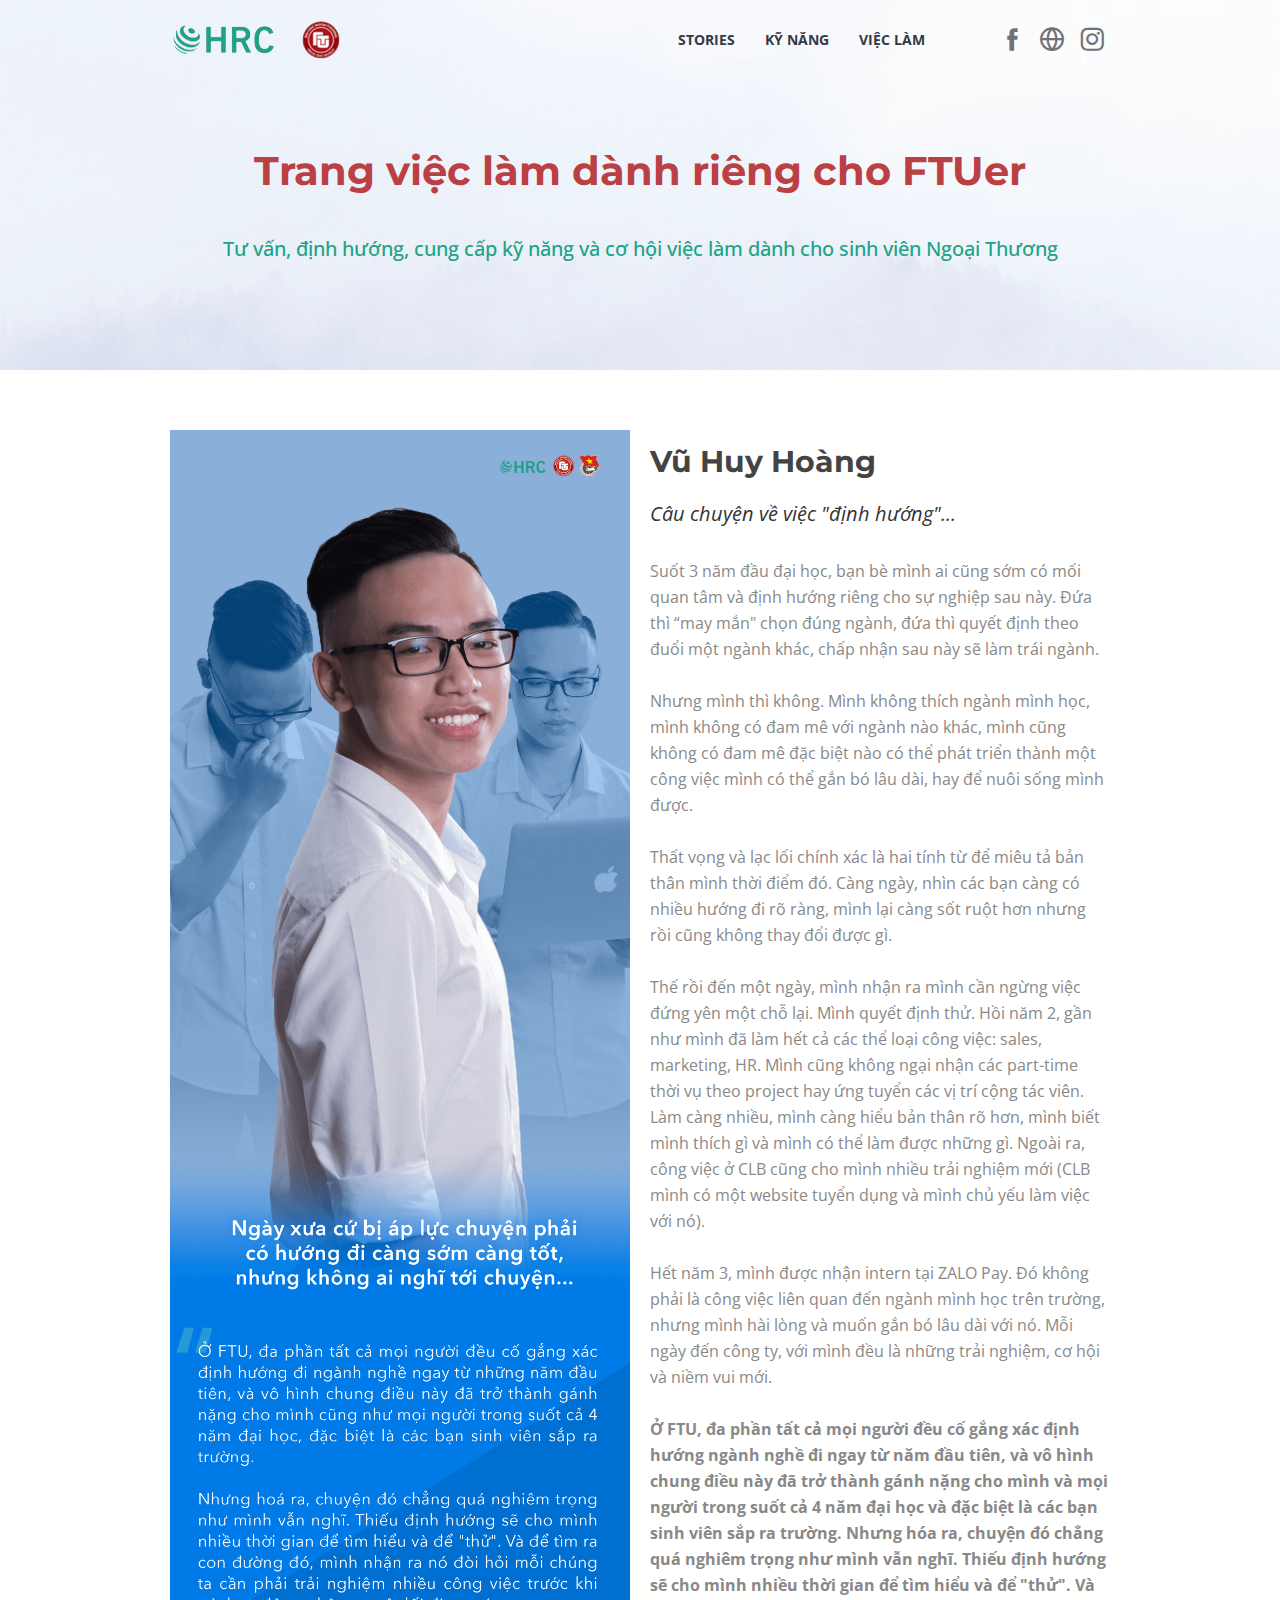
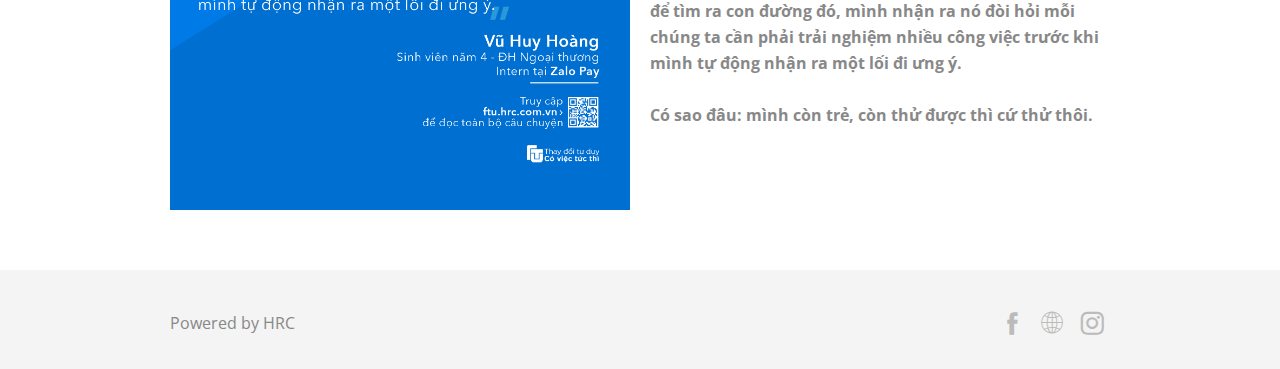
<file: hoangvh54.html>
<!DOCTYPE html>
<html>
<head>
	<meta http-equiv="Content-Type" content="text/html; charset=utf-8">
	<meta name="viewport" content="width=device-width, initial-scale=1, maximum-scale=1">
	<link rel="shortcut icon" href="uploads/favicon.png">  
	<meta name="description" content="">
  <meta name="keywords" content="">
  <meta property="og:image" content="uploads/thumbnail-mvp.png">
	<!-- CSS dependencies -->
	<link rel="stylesheet" type="text/css" href="css/bootstrap.css" />
	<link rel="stylesheet" type="text/css" href="css/font-awesome.min.css" />
	<link rel="stylesheet" type="text/css" href="css/jquery.fancybox.min.css" />
	<link rel="stylesheet" type="text/css" href="css/pix_style.css" />
	<link rel="stylesheet" type="text/css" href="css/main.css"/>
	<link rel="stylesheet" type="text/css" href="css/font-style.css" />
	<link href="css/animations.min.css" rel="stylesheet" type="text/css" media="all" />
	<!--[if IE]>
	<link rel="stylesheet" type="text/css" href="css/ie-fix.css" />
	<![endif]-->
	<title>Career for FTUer</title>
	<style type="text/css" id="pix_page_style"></style>
</head>
<body><div class="pix_section pix_nav_menu normal pix-padding-v-30 pix-over-header pix_scroll_header" data-scroll-bg="#ffffff" id="section_headers_1" style="display: block; background-repeat: repeat-x; padding-top: 10px; padding-bottom: 10px;">
      <div class="container">
      <div class="row">
        <div class="col-md-10 col-xs-12 pix-inner-col col-sm-10 column ui-droppable">
        <div class="pix-content"><nav class="navbar navbar-default pix-no-margin-bottom pix-navbar-default">
          <div class="container-fluid">
          <div class="navbar-header">
            <button type="button" class="navbar-toggle collapsed" data-toggle="collapse" data-target="#pix-navbar-collapse" aria-expanded="false">
            <span class="sr-only">Toggle navigation</span>
            <span class="icon-bar"></span>
            <span class="icon-bar"></span>
            <span class="icon-bar"></span>
            </button>
            <a class="navbar-brand logo-img logo-img-a pix-adjust-height" href="#"><img src="uploads/Untitled-1-8ZI.png" alt="" class="img-responsive pix-logo-img"></a>
          </div>
          <div class="collapse navbar-collapse" id="pix-navbar-collapse">
            <ul class="nav navbar-nav navbar-right media-middle pix-header-nav pix-adjust-height" id="pix-header-nav" style="margin-top: 5px;">
    <li><a href="http://ftu.hrc.com.vn/stories.html" class="pix-gray pix-nav-link       " data-toggle="null" style="color: rgb(52, 58, 69);">STORIES</a>
    </li>
    <li><a href="http://ftu.hrc.com.vn/kynang.html" class="pix-gray pix-nav-link       " data-toggle="null" style="color: rgb(52, 58, 69);">KỸ NĂNG</a>
    </li>
    <li class="dropdown"><a href="http://ftu.hrc.com.vn/vieclam.html" class="dropdown-toggle pix-gray pix-nav-link" data-toggle="dropdown" style="color: rgb(52, 58, 69);">VIỆC LÀM  </a>
    <ul class="dropdown-menu dropdown-menu-left">
    <li><a href="https://hrc.com.vn/thong-tin/tong-hop-cong-viec-cho-ftuer-nam-nhat.html?utm_source=LP&amp;utm_campaign=FTU_MVP&amp;utm_content=nam1" class=" pix-nav-link       " data-toggle="null">Năm 1</a>
    </li>
    <li><a href="https://hrc.com.vn/thong-tin/tong-hop-cong-viec-cho-ftuer-nam-hai.html?utm_source=LP&amp;utm_campaign=FTU_MVP&amp;utm_content=nam2" class=" pix-nav-link       " data-toggle="null">Năm 2</a>
    </li>
    <li><a href="https://hrc.com.vn/thong-tin/tong-hop-cong-viec-cho-ftuer-nam-3-4.html?utm_source=LP&amp;utm_campaign=FTU_MVP&amp;utm_content=nam3-4" class=" pix-nav-link       " data-toggle="null">Năm 3 &amp; 4</a>
    </li>
    <li><a href="http://ftu.hrc.com.vn/vieclam.html" class=" pix-nav-link       " data-toggle="null">Xem thêm</a>
    </li>
    </ul>
    </li>
    </ul>
          </div>
          </div>
        </nav>
        </div>
      </div>
      <div class="col-md-2 col-xs-12 pix-inner-col col-sm-2 column ui-droppable">
        <div class="pix-content pix-adjust-height text-right" style="margin-top: 1.5px;">
        <div class="pix-header-item">
          <a href="https://www.facebook.com/hrc.fanpage/" class="small-social">
          <i class="pixicon-facebook3" style="color: rgb(111, 114, 119);"></i>
          </a>
          <a href="https://hrc.com.vn/" class="small-social">
          <i class="pixicon-globe2" style="color: rgb(111, 114, 119);"></i>
          </a>
          <a href="https://www.instagram.com/hrc.ftu/" class="small-social">
          <i class="pixicon-instagram4" style="color: rgb(111, 114, 119);"></i>
          </a>
        </div>
        </div>
      </div>
      </div>
    </div>
    </div>
    <div class="pix_section pix-padding-v-5 pix-startup-intro" id="section_headers_1" style="display: block; padding-top: 160px; background-image: linear-gradient(rgba(255, 255, 255, 0.31), rgba(255, 255, 255, 0.31)), url(&quot;uploads/Cover-1-fuD.png&quot;); background-color: rgb(255, 255, 255); background-size: cover; background-repeat: repeat-x; background-attachment: fixed; padding-bottom: 5px;" data-bg-img="linear-gradient( rgba(255,255,255,0.31) ,rgba(255,255,255,0.31)),url(&quot;uploads/Cover-1-fuD.png&quot;)" data-pix-offset="80">
    <div class="container">
      <div class="row">
      <div class="col-md-12 col-xs-12 col-sm-12 column ui-droppable">
        <div class="pix-content text-center">
        <h1 class="pix-white pix-no-margin-top secondary-font">
          <span class="pix_edit_text"><p style="text-align: center; color: rgb(187, 64, 68);"><b><span style="font-size: 40px;">Trang việc làm dành riêng cho FTUer</span></b><span style="font-size: 36px;"></span></p></span><div class="note-editor"></div><div class="note-dropzone"></div>
        </h1>
        <h5 class="pix-slight-white pix-margin-bottom-20 pix-no-margin-top">
          <span class="pix_edit_text"><br><span><span style="font-family: inherit; color: rgb(32, 162, 134);">Tư vấn, định hướng, cung cấp kỹ năng và cơ hội việc làm&nbsp;</span><span style="font-family: inherit; color: rgb(32, 162, 134);">dành cho sinh viên Ngoại Thương</span></span></span>
        </h5>
        <div class="pix-padding-bottom-40">
        </div>
        <div class="pix-margin-top-40">
        </div>
        </div>
      </div>
      </div>
    </div>
    </div>
    <div class="pix_section pix-padding" id="section_content_1" style="display: block;">
      <div class="container">
      <div class="row">
        <div class="col-md-6 col-xs-12 text-center col-sm-6 column ui-droppable">
        <div class="pix-content"><img src="uploads/hoangvh54-6aS.png" alt="" class="img-responsive"></div>
        </div>
        <div class="col-md-6 col-xs-12 col-sm-6 column ui-droppable">
        <div class="pix-content pix-padding-top-60" style="background-repeat: repeat-x; padding: 0px; margin: 0px;">
          <h2 class="pix-black-gray-dark pix-no-margin-top secondary-font">
          <span class="pix_edit_text" style="font-size: 30px"><b>Vũ Huy Hoàng</b></span>
          </h2>
          <p class="pix-black-2 big-text pix-margin-bottom-3">
          <span class="pix_edit_text"><span style="font-size: 20px; font-style: italic; ">Câu chuyện về việc "định hướng"...</span></span>
          </p>
          <br><p class="pix-black-gray-light big-text pix-margin-bottom-20">
          <span class="pix_edit_text">Suốt 3 năm đầu đại học, bạn bè mình ai cũng sớm có mối quan tâm và định hướng riêng cho sự nghiệp sau này. Đứa thì “may mắn" chọn đúng ngành, đứa thì quyết định theo đuổi một ngành khác, chấp nhận sau này sẽ làm trái ngành.
            <br><span>
            </span><br><span>Nhưng mình thì không. Mình không thích ngành mình học, mình không có đam mê với ngành nào khác, mình cũng không có đam mê đặc biệt nào có thể phát triển thành một công việc mình có thể gắn bó lâu dài, hay để nuôi sống mình được.&nbsp;
            </span><br><span>
            </span><br><span>Thất vọng và lạc lối chính xác là hai tính từ để miêu tả bản thân mình thời điểm đó. Càng ngày, nhìn các bạn càng có nhiều hướng đi rõ ràng, mình lại càng sốt ruột hơn nhưng rồi cũng không thay đổi được gì.&nbsp;
            </span><br><span>
            </span><br><span>Thế rồi đến một ngày, mình nhận ra mình cần ngừng việc đứng yên một chỗ lại. Mình quyết định thử. Hồi năm 2, gần như mình đã làm hết cả các thể loại công việc: sales, marketing, HR. Mình cũng không ngại nhận các part-time thời vụ theo project hay ứng tuyển các vị trí cộng tác viên. Làm càng nhiều, mình càng hiểu bản thân rõ hơn, mình biết mình thích gì và mình có thể làm được những gì. Ngoài ra, công việc ở CLB cũng cho mình nhiều trải nghiệm mới (CLB mình có một website tuyển dụng và mình chủ yếu làm việc với nó).
            </span><br><span>
            </span><br><span>Hết năm 3, mình được nhận intern tại ZALO Pay. Đó không phải là công việc liên quan đến ngành mình học trên trường, nhưng mình hài lòng và muốn gắn bó lâu dài với nó. Mỗi ngày đến công ty, với mình đều là những trải nghiệm, cơ hội và niềm vui mới.&nbsp;
            </span><br><span>
            </span><br><span><span style="font-weight: bold;">Ở FTU, đa phần tất cả mọi người đều cố gắng xác định hướng ngành nghề đi ngay từ năm đầu tiên, và vô hình chung điều này đã trở thành gánh nặng cho mình và mọi người trong suốt cả 4 năm đại học và đặc biệt là các bạn sinh viên sắp ra trường. Nhưng hóa ra, chuyện đó chẳng quá nghiêm trọng như mình vẫn nghĩ. Thiếu định hướng sẽ cho mình nhiều thời gian để tìm hiểu và để "thử". Và để tìm ra con đường đó, mình nhận ra nó đòi hỏi mỗi chúng ta cần phải trải nghiệm nhiều công việc trước khi mình tự động nhận ra một lối đi ưng ý.
            </span></span><br><span><span style="font-weight: bold;">
            </span></span><br><span><span style="font-weight: bold;">Có sao đâu: mình còn trẻ, còn thử được thì cứ thử thôi.</span>
            </span><br><span><span><span><span><br></span></span></span></span></span>
          </p>
        </div>
        </div>
      </div>
      </div>
    </div><div class="pix_section pix-padding-v-20 gray-bg" id="section_footer_1" style="display: block;">
      <div class="container">
      <div class="row">
        <div class="col-md-12 col-xs-12 col-sm-12 column ui-droppable">
        <div class="pix-content"><div class="pix-padding-v-10">
          <span class="pix-black-gray-light big-text pix-padding-v-10 pix-float-left"><span class="pix_edit_text">Powered by HRC</span></span>
          <span class="pix-padding-v-10 pix-float-right">
          <a href="https://www.facebook.com/hrc.fanpage/" class="small-social">
            <i class="pixicon-facebook3 big-icon-50 pix-slight-white"></i>
          </a>
          <a href="https://hrc.com.vn/" class="small-social">
            <i class="pixicon-global" style="color: rgb(187, 187, 187);"></i>
          </a>
          <a href="https://www.instagram.com/hrc.ftu/" class="small-social">
            <i class="pixicon-instagram4 big-icon-50 pix-slight-white"></i>
          </a>
          </span>
        </div></div>
        </div>
      </div>
      </div>
    </div>
<!-- Javascript -->
<script src="js/jquery-1.11.2.js"></script>
<script src="js/jquery-ui.js"></script>
<script src="js/bootstrap.js"></script>
<script src="js/velocity.min.js"></script>
<script src="js/velocity.ui.min.js"></script>
<script src="js/appear.min.js" type="text/javascript"></script>
<script src="js/animations.js" type="text/javascript"></script>
<script src="js/plugins.js" type="text/javascript"></script>
<script src="js/jquery.fancybox.min.js" type="text/javascript"></script>
<script src="js/custom.js"></script>
</body>
</html>
</file>
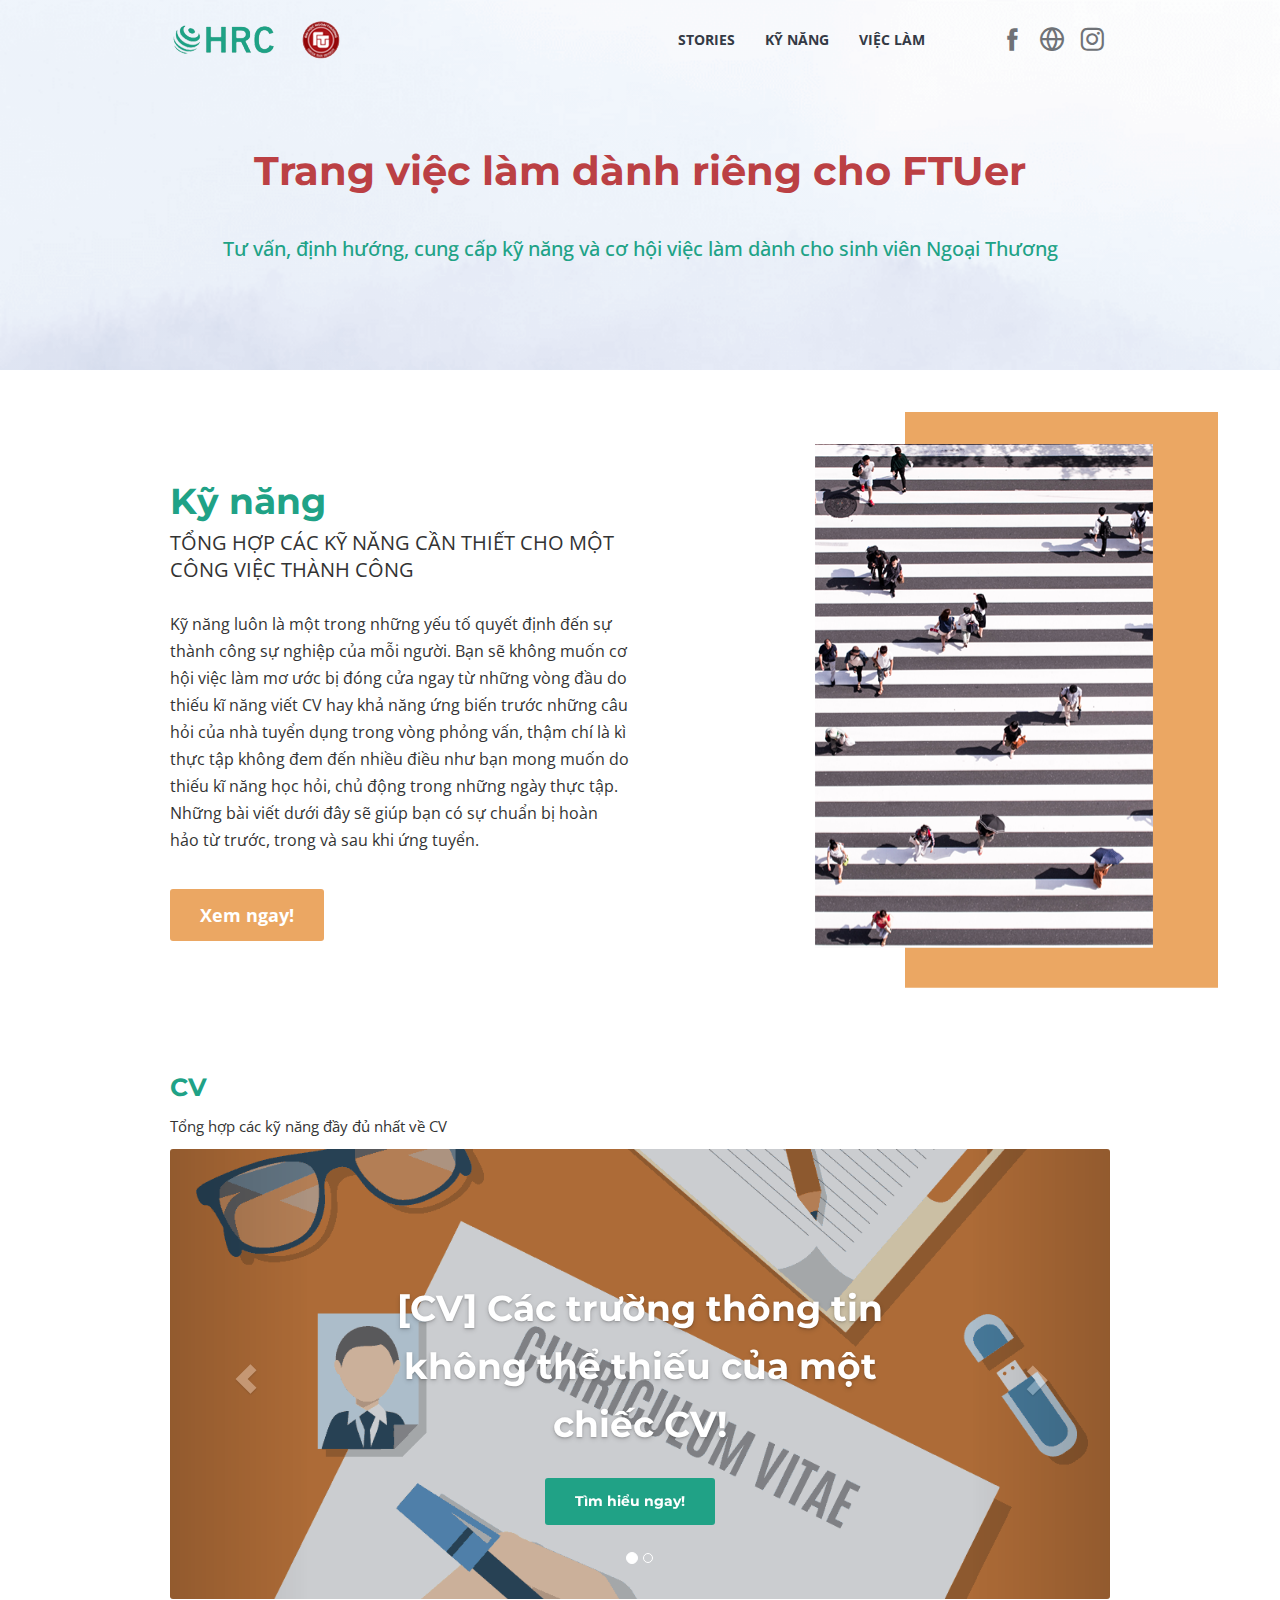
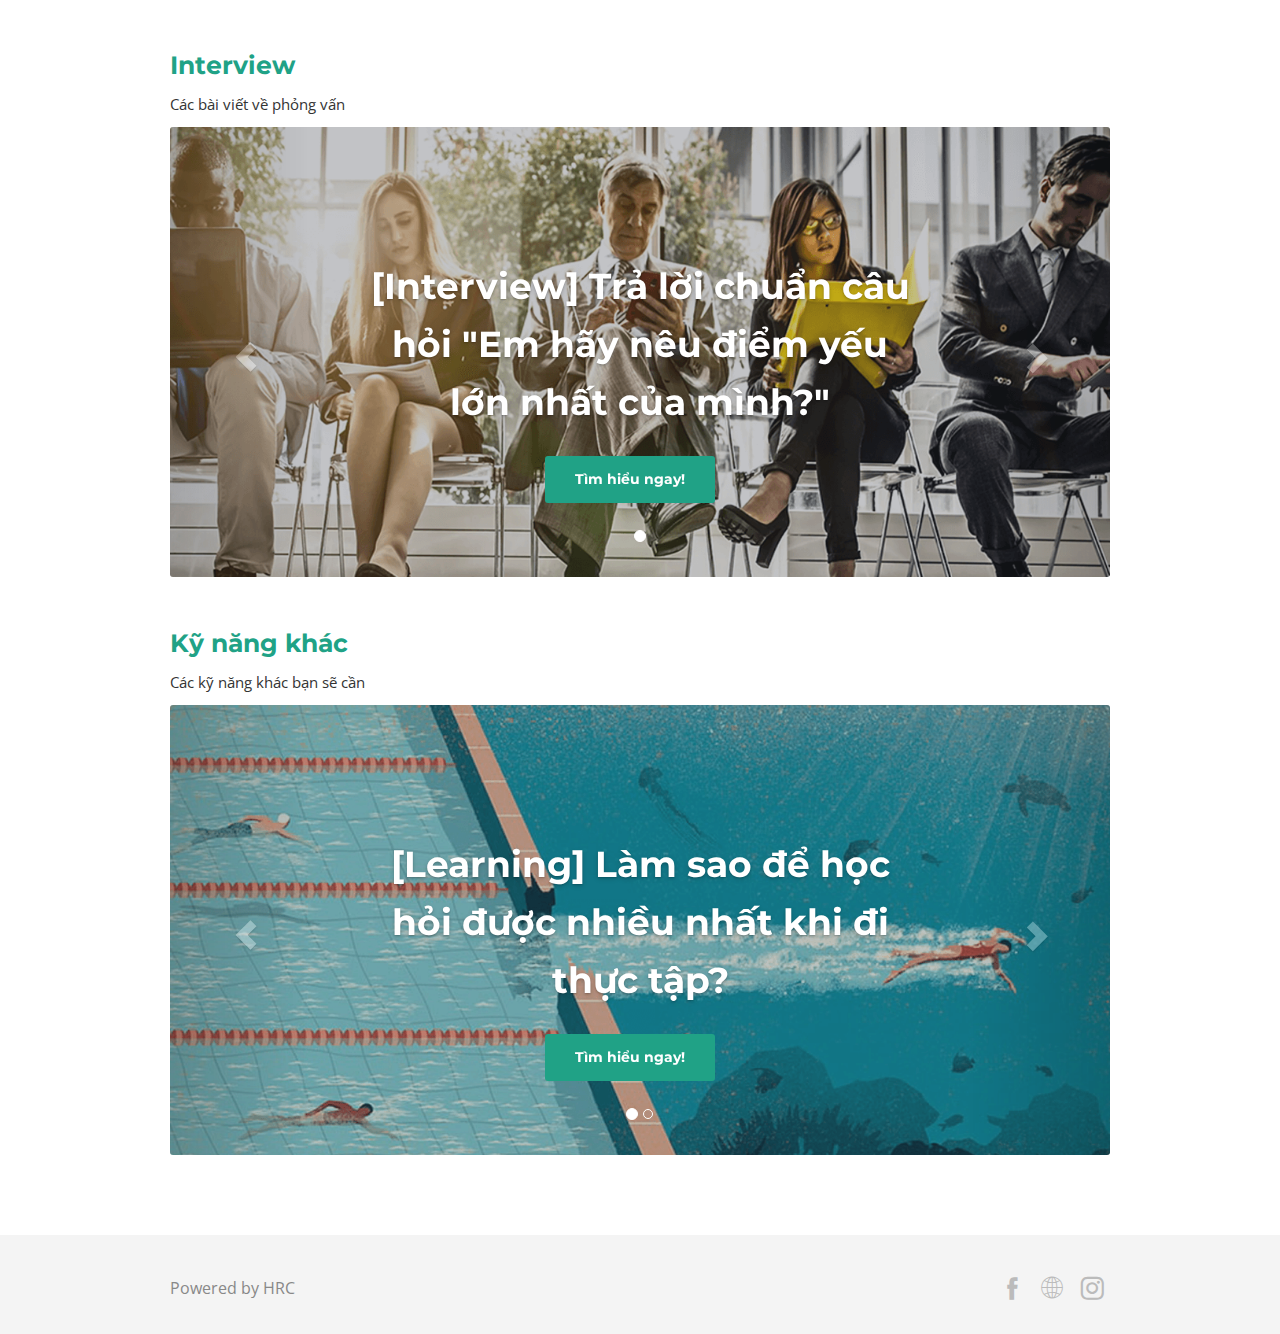
<file: kynang.html>
<!DOCTYPE html>
<html>
<head>
	<meta http-equiv="Content-Type" content="text/html; charset=utf-8">
	<meta name="viewport" content="width=device-width, initial-scale=1, maximum-scale=1">
	<link rel="shortcut icon" href="uploads/favicon.png">  
	<meta name="description" content="">
  <meta name="keywords" content="">
  <meta property="og:image" content="uploads/thumbnail-mvp.png">
	<!-- CSS dependencies -->
	<link rel="stylesheet" type="text/css" href="css/bootstrap.css" />
	<link rel="stylesheet" type="text/css" href="css/font-awesome.min.css" />
	<link rel="stylesheet" type="text/css" href="css/jquery.fancybox.min.css" />
	<link rel="stylesheet" type="text/css" href="css/pix_style.css" />
	<link rel="stylesheet" type="text/css" href="css/main.css"/>
	<link rel="stylesheet" type="text/css" href="css/font-style.css" />
	<link href="css/animations.min.css" rel="stylesheet" type="text/css" media="all" />
	<!--[if IE]>
	<link rel="stylesheet" type="text/css" href="css/ie-fix.css" />
	<![endif]-->
	<title>Career for FTUer</title>
	<style type="text/css" id="pix_page_style"></style>
</head>
<body><div class="pix_section pix_nav_menu normal pix-padding-v-30 pix-over-header pix_scroll_header" data-scroll-bg="#ffffff" id="section_headers_1" style="display: block; background-repeat: repeat-x; padding-top: 10px; padding-bottom: 10px;">
      <div class="container">
      <div class="row">
        <div class="col-md-10 col-xs-12 pix-inner-col col-sm-10 column ui-droppable">
        <div class="pix-content"><nav class="navbar navbar-default pix-no-margin-bottom pix-navbar-default">
          <div class="container-fluid">
          <div class="navbar-header">
            <button type="button" class="navbar-toggle collapsed" data-toggle="collapse" data-target="#pix-navbar-collapse" aria-expanded="false">
            <span class="sr-only">Toggle navigation</span>
            <span class="icon-bar"></span>
            <span class="icon-bar"></span>
            <span class="icon-bar"></span>
            </button>
            <a class="navbar-brand logo-img logo-img-a pix-adjust-height" href="#"><img src="uploads/Untitled-1-8ZI.png" alt="" class="img-responsive pix-logo-img"></a>
          </div>
          <div class="collapse navbar-collapse" id="pix-navbar-collapse">
            <ul class="nav navbar-nav navbar-right media-middle pix-header-nav pix-adjust-height" id="pix-header-nav" style="margin-top: 5px;">
    <li><a href="http://ftu.hrc.com.vn/stories.html" class="pix-gray pix-nav-link       " data-toggle="null" style="color: rgb(52, 58, 69);">STORIES</a>
    </li>
    <li><a href="http://ftu.hrc.com.vn/kynang.html" class="pix-gray pix-nav-link       " data-toggle="null" style="color: rgb(52, 58, 69);">KỸ NĂNG</a>
    </li>
    <li class="dropdown"><a href="http://ftu.hrc.com.vn/vieclam.html" class="dropdown-toggle pix-gray pix-nav-link" data-toggle="dropdown" style="color: rgb(52, 58, 69);">VIỆC LÀM  </a>
    <ul class="dropdown-menu dropdown-menu-left">
    <li><a href="https://hrc.com.vn/thong-tin/tong-hop-cong-viec-cho-ftuer-nam-nhat.html?utm_source=LP&amp;utm_campaign=FTU_MVP&amp;utm_content=nam1" class=" pix-nav-link       " data-toggle="null">Năm 1</a>
    </li>
    <li><a href="https://hrc.com.vn/thong-tin/tong-hop-cong-viec-cho-ftuer-nam-hai.html?utm_source=LP&amp;utm_campaign=FTU_MVP&amp;utm_content=nam2" class=" pix-nav-link       " data-toggle="null">Năm 2</a>
    </li>
    <li><a href="https://hrc.com.vn/thong-tin/tong-hop-cong-viec-cho-ftuer-nam-3-4.html?utm_source=LP&amp;utm_campaign=FTU_MVP&amp;utm_content=nam3-4" class=" pix-nav-link       " data-toggle="null">Năm 3 &amp; 4</a>
    </li>
    <li><a href="http://ftu.hrc.com.vn/vieclam.html" class=" pix-nav-link       " data-toggle="null">Xem thêm</a>
    </li>
    </ul>
    </li>
    </ul>
          </div>
          </div>
        </nav>
        </div>
      </div>
      <div class="col-md-2 col-xs-12 pix-inner-col col-sm-2 column ui-droppable">
        <div class="pix-content pix-adjust-height text-right" style="margin-top: 1.5px;">
        <div class="pix-header-item">
          <a href="https://www.facebook.com/hrc.fanpage/" class="small-social">
          <i class="pixicon-facebook3" style="color: rgb(111, 114, 119);"></i>
          </a>
          <a href="https://hrc.com.vn/" class="small-social">
          <i class="pixicon-globe2" style="color: rgb(111, 114, 119);"></i>
          </a>
          <a href="https://www.instagram.com/hrc.ftu/" class="small-social">
          <i class="pixicon-instagram4" style="color: rgb(111, 114, 119);"></i>
          </a>
        </div>
        </div>
      </div>
      </div>
    </div>
    </div>
    <div class="pix_section pix-padding-v-5 pix-startup-intro" id="section_headers_1" style="display: block; padding-top: 160px; background-image: linear-gradient(rgba(255, 255, 255, 0.31), rgba(255, 255, 255, 0.31)), url(&quot;uploads/Cover-1-fuD.png&quot;); background-color: rgb(255, 255, 255); background-size: cover; background-repeat: repeat-x; background-attachment: fixed; padding-bottom: 5px;" data-bg-img="linear-gradient( rgba(255,255,255,0.31) ,rgba(255,255,255,0.31)),url(&quot;uploads/Cover-1-fuD.png&quot;)" data-pix-offset="80">
    <div class="container">
      <div class="row">
      <div class="col-md-12 col-xs-12 col-sm-12 column ui-droppable">
        <div class="pix-content text-center">
        <h1 class="pix-white pix-no-margin-top secondary-font">
          <span class="pix_edit_text"><p style="text-align: center; color: rgb(187, 64, 68);"><b><span style="font-size: 40px;">Trang việc làm dành riêng cho FTUer</span></b><span style="font-size: 36px;"></span></p></span><div class="note-editor"></div><div class="note-dropzone"></div>
        </h1>
        <h5 class="pix-slight-white pix-margin-bottom-20 pix-no-margin-top">
          <span class="pix_edit_text"><br><span><span style="font-family: inherit; color: rgb(32, 162, 134);">Tư vấn, định hướng, cung cấp kỹ năng và cơ hội việc làm&nbsp;</span><span style="font-family: inherit; color: rgb(32, 162, 134);">dành cho sinh viên Ngoại Thương</span></span></span>
        </h5>
        <div class="pix-padding-bottom-40">
        </div>
        <div class="pix-margin-top-40">
        </div>
        </div>
      </div>
      </div>
    </div>
    </div><div class="pix_section pix-padding-v-100 green-yellow-bg" id="section_3" data-bg-img="url(&quot;uploads/Untitled-2-baC.png&quot;)" style="background-image: url(&quot;uploads/Untitled-2-baC.png&quot;); background-color: rgb(255, 255, 255); background-repeat: repeat-x; padding-top: 100px; padding-bottom: 100px; display: block; background-attachment: scroll;">
      <div class="container">
      <div class="row">
        <div class="col-xs-12 col-sm-6 column ui-droppable col-md-6" style="display: block;">
        <div class="pix-content pix-padding-top-80" style="background-repeat: repeat-x; padding: 20px 0px 0px; margin: 0px;">
          <h2 class="pix-black pix-no-margin-top secondary-font">
          <span class="pix_edit_text"><p style="text-align: left;"><span style="font-size: 36px; font-weight: 700; color: #20a286;">Kỹ năng</span></p></span>
          </h2>
          <p class="pix-black-2 big-text pix-margin-bottom-3">
          <span class="pix_edit_text"><span><span style="font-size: 20px;"><a>TỔNG HỢP CÁC KỸ NĂNG CẦN THIẾT CHO MỘT CÔNG VIỆC THÀNH CÔNG</a></span></span><span>
          <span style="font-size: 20px;"><span style="font-size: 16px;"><br></span></span></span><br><span><span><span style="font-size: 20px;"><span style="font-size: 16px;">Kỹ năng luôn là một trong những yếu tố quyết định đến sự thành công sự nghiệp của mỗi người. Bạn sẽ không muốn cơ hội việc làm mơ ước bị đóng cửa ngay từ những vòng đầu do thiếu kĩ năng viết CV hay khả năng ứng biến trước những câu hỏi của nhà tuyển dụng trong vòng phỏng vấn, thậm chí là kì thực tập không đem đến nhiều điều như bạn mong muốn do thiếu kĩ năng học hỏi, chủ động trong những ngày thực tập. Những bài viết dưới đây sẽ giúp bạn có sự chuẩn bị hoàn hảo từ trước, trong và sau khi ứng tuyển.</span></span></span></span></span><br><br>
          </p>
          <a href="#section_3a" class="btn green-blue-bg pix-white normal pix-animate-in btn-lg fade-in-up-big animate-in" style="background-color: rgb(235, 167, 99);">
          <span class="pix_edit_text"><b><span style="font-size: 18px;">Xem ngay!</span></b></span>
          </a>
        </div>
        </div>
      </div>
      </div>
    </div><div class="pix_section pix-padding-v-50 green-yellow-bg" id="section_3a" data-bg-img="url(&quot;https://pixfort.com/project/1615/1/uploads/Untitled-1.1-oRX.png&quot;)" style="background-image: url(&quot;uploads/Untitled-1.1-oRX.png&quot;); background-color: rgb(255, 255, 255); background-repeat: repeat-x; padding-top: 25px; padding-bottom: 20px; display: block; background-attachment: scroll;">
      <div class="container">
       <div class="row">
        <div class="col-xs-12 col-sm-6 column ui-droppable col-md-6" style="display: block;">
         <div class="pix-content pix-padding-top-20" style="background-repeat: repeat-x; padding: 10px 0px 0px; margin: 0px;">
          <h2 class="pix-black pix-no-margin-top secondary-font">
           <span class="pix_edit_text"><p style="text-align: left;"><span style="font-size: 25px; font-weight: 700; color: #20a286;">CV</span></p></span>
          </h2>
            <p class="pix-black-2 big-text pix-margin-bottom-3">
            <span class="pix_edit_text"><span><span style="font-size: 15px;"><a>Tổng hợp các kỹ năng đầy đủ nhất về CV</a></span></span><span><span><span><span><span><span><span><span style="font-size: 20px;"><br></span></span></span></span></span></span></span></span></span>
            </p>
         </div>
        </div> 
        <div class="col-md-12 col-xs-12 col-sm-12 column ui-droppable" style="display: block;">
        <div class="pix-content"><div id="myCarousel_2" class="carousel slide pix-slider" data-ride="carousel" data-interval="false">
    <ol class="carousel-indicators">
        <li data-target="#myCarousel_2" data-slide-to="0" class="active"></li>
        <li data-target="#myCarousel_3" data-slide-to="1" class=""></li>
      </ol>
    <div class="carousel-inner"><div class="carousel-inner item-450 test">
    <div class="item active">
          <a href="https://hrc.com.vn/thong-tin/news-cac-truong-thong-tin-khong-the-thieu-cua-mot-chiec-cv-bat-ki-ai-cung-can-phai-biet.html?utm_source=LP&amp;utm_campaign=FTU_MVP&amp;utm_content=skill CV 1" target="_blank"><img src="uploads/1510585960-thumb-3wn.png" alt="Chania"></a>
          <div class="carousel-caption">
           <h2 class="carousel-title secondary-font"><a style="color: rgb(255, 255, 255);" href="https://hrc.com.vn/thong-tin/news-cac-truong-thong-tin-khong-the-thieu-cua-mot-chiec-cv-bat-ki-ai-cung-can-phai-biet.html?utm_source=LP&amp;utm_campaign=FTU_MVP&amp;utm_content=skill CV 1">[CV] Các trường thông tin không thể thiếu của một chiếc CV!</a></h2><a href="https://hrc.com.vn/thong-tin/news-cac-truong-thong-tin-khong-the-thieu-cua-mot-chiec-cv-bat-ki-ai-cung-can-phai-biet.html?utm_source=LP&amp;utm_campaign=FTU_MVP&amp;utm_content=skill CV 1">
            <h5 class="carousel-text secondary-font"></h5>
            </a><div class="pix-slider-btn pix-padding-top-15"><a href="https://hrc.com.vn/thong-tin/news-cac-truong-thong-tin-khong-the-thieu-cua-mot-chiec-cv-bat-ki-ai-cung-can-phai-biet.html?utm_source=LP&amp;utm_campaign=FTU_MVP&amp;utm_content=skill CV 1"></a><a href="https://hrc.com.vn/thong-tin/news-cac-truong-thong-tin-khong-the-thieu-cua-mot-chiec-cv-bat-ki-ai-cung-can-phai-biet.html?utm_source=LP&amp;utm_campaign=FTU_MVP&amp;utm_content=skill CV 1">
             </a><a href="https://hrc.com.vn/thong-tin/news-cac-truong-thong-tin-khong-the-thieu-cua-mot-chiec-cv-bat-ki-ai-cung-can-phai-biet.html?utm_source=LP&amp;utm_campaign=FTU_MVP&amp;utm_content=skill CV 1" class="btn orange-bg pix-white pix-margin-right-5 small-text secondary-font pix-margin-right-20 normal btn-lg" style="background-color: rgb(32, 162, 134);">
               <span class="pix_edit_text">
             <strong>Tìm hiểu ngay!</strong></span>
             </a> 
            </div>
          </div>
        </div><div class="item">
          <a href="https://hrc.com.vn/thong-tin/gpa-co-thuc-su-quan-trong-trong-mat-nha-tuyen-dung.html?utm_source=LP&amp;utm_campaign=FTU_MVP&amp;utm_content=skill cv 2" target="_blank"><img src="uploads/Untitled-3-vqD.png" alt="Chania"></a>
          <div class="carousel-caption">
            <h2 class="carousel-title secondary-font"><a style="color: rgb(255, 255, 255);" href="https://hrc.com.vn/thong-tin/gpa-co-thuc-su-quan-trong-trong-mat-nha-tuyen-dung.html?utm_source=LP&amp;utm_campaign=FTU_MVP&amp;utm_content=skill cv 2">[CV] GPA có thực sự quan trọng trong mắt nhà tuyển dụng?</a></h2><a href="https://hrc.com.vn/thong-tin/gpa-co-thuc-su-quan-trong-trong-mat-nha-tuyen-dung.html?utm_source=LP&amp;utm_campaign=FTU_MVP&amp;utm_content=skill cv 2">
            <h5 class="carousel-text secondary-font"></h5>
            </a><div class="pix-slider-btn pix-padding-top-15"><a href="https://hrc.com.vn/thong-tin/gpa-co-thuc-su-quan-trong-trong-mat-nha-tuyen-dung.html?utm_source=LP&amp;utm_campaign=FTU_MVP&amp;utm_content=skill cv 2"></a><a href="https://hrc.com.vn/thong-tin/lam-sao-de-hoc-hoi-duoc-nhieu-nhat-khi-di-thuc-tap.html?utm_source=LP&amp;utm_campaign=FTU_MVP&amp;utm_content=skill learning 1"></a><a href="https://hrc.com.vn/thong-tin/lam-sao-de-hoc-hoi-duoc-nhieu-nhat-khi-di-thuc-tap.html?utm_source=LP&amp;utm_campaign=FTU_MVP&amp;utm_content=skill learning 1">
             </a><a href="https://hrc.com.vn/thong-tin/gpa-co-thuc-su-quan-trong-trong-mat-nha-tuyen-dung.html?utm_source=LP&amp;utm_campaign=FTU_MVP&amp;utm_content=skill cv 2" class="btn orange-bg pix-white pix-margin-right-5 small-text secondary-font pix-margin-right-20 normal btn-lg" style="background-color: rgb(32, 162, 134);">
               <span class="pix_edit_text">
             <strong>Tìm hiểu ngay!</strong></span>
             </a> 
            </div>
          </div>
        </div></div><a class="left carousel-control" href="#myCarousel_2" data-slide="prev">
        <span class="glyphicon glyphicon-chevron-left"></span>
        <span class="sr-only">Previous</span>
      </a>
      <a class="right carousel-control" href="#myCarousel_2" data-slide="next">
        <span class="glyphicon glyphicon-chevron-right"></span>
        <span class="sr-only">Next</span>
      </a>
    </div></div></div>
       </div>
       </div>
      </div>
     </div><div class="pix_section pix-padding-v-100 green-yellow-bg" id="section_3b" data-bg-img="url(&quot;https://pixfort.com/project/1615/1/uploads/Untitled-1.1-oRX.png&quot;)" style="background-image: url(&quot;uploads/Untitled-1.1-oRX.png&quot;); background-color: rgb(255, 255, 255); background-repeat: repeat-x; padding-top: 25px; padding-bottom: 20px; display: block; background-attachment: scroll;">
      <div class="container">
       <div class="row">
        <div class="col-xs-12 col-sm-6 column ui-droppable col-md-6" style="display: block;">
         <div class="pix-content pix-padding-top-20" style="background-repeat: repeat-x; padding: 10px 0px 0px; margin: 0px;">
          <h2 class="pix-black pix-no-margin-top secondary-font">
           <span class="pix_edit_text"><p style="text-align: left;"><span style="font-size: 25px; font-weight: 700; color: #20a286;">Interview</span></p></span>
          </h2>
            <p class="pix-black-2 big-text pix-margin-bottom-3">
            <span class="pix_edit_text"><span><span style="font-size: 15px;"><a>Các bài viết về phỏng vấn</a></span></span><span><span><span><span><span><span><span><span style="font-size: 20px;"><br></span></span></span></span></span></span></span></span></span>
            </p>
         </div>
        </div> 
        <div class="col-md-12 col-xs-12 col-sm-12 column ui-droppable" style="display: block;">
        <div class="pix-content"><div id="myCarousel_4" class="carousel slide pix-slider" data-ride="carousel" data-interval="false">
    <ol class="carousel-indicators">
        <li data-target="#myCarousel_4" data-slide-to="0" class="active"></li>
      </ol>
    <div class="carousel-inner"><div class="carousel-inner item-450 test">
    <div class="item active">
          <a href="https://hrc.com.vn/thong-tin/tra-loi-chuan-cau-hoi-em-hay-neu-diem-yeu-lon-nhat-cua-minh-khi-phong-van.html?utm_source=LP&amp;utm_campaign=FTU_MVP&amp;utm_content=skill interview 1" target="_blank"><img src="uploads/1504839010-untitled-2-LIN.png" alt="Chania"></a>
          <div class="carousel-caption">
            <h2 class="carousel-title secondary-font"><a style="color: rgb(255, 255, 255);" href=" https://hrc.com.vn/thong-tin/tra-loi-chuan-cau-hoi-em-hay-neu-diem-yeu-lon-nhat-cua-minh-khi-phong-van.html?utm_source=LP&amp;utm_campaign=FTU_MVP&amp;utm_content=skill interview 1" vn="" thong-tin="" source="LP&amp;utm_campaign=FTU_MVP&amp;utm_content=skill" interview="">[Interview] Trả lời chuẩn câu hỏi "Em hãy nêu điểm yếu lớn nhất của mình?"</a></h2><a href="https://hrc.com.vn/thong-tin/tra-loi-chuan-cau-hoi-em-hay-neu-diem-yeu-lon-nhat-cua-minh-khi-phong-van.html?utm_source=LP&amp;utm_campaign=FTU_MVP&amp;utm_content=skill interview 1">
            <h5 class="carousel-text secondary-font"></h5>
            </a><div class="pix-slider-btn pix-padding-top-15"><a href="https://hrc.com.vn/thong-tin/tra-loi-chuan-cau-hoi-em-hay-neu-diem-yeu-lon-nhat-cua-minh-khi-phong-van.html?utm_source=LP&amp;utm_campaign=FTU_MVP&amp;utm_content=skill interview 1"></a><a href="https://hrc.com.vn/thong-tin/tra-loi-chuan-cau-hoi-em-hay-neu-diem-yeu-lon-nhat-cua-minh-khi-phong-van.html?utm_source=LP&amp;utm_campaign=FTU_MVP&amp;utm_content=skill interview 1">
             </a><a href="https://hrc.com.vn/thong-tin/tra-loi-chuan-cau-hoi-em-hay-neu-diem-yeu-lon-nhat-cua-minh-khi-phong-van.html?utm_source=LP&amp;utm_campaign=FTU_MVP&amp;utm_content=skill interview 1" class="btn orange-bg pix-white pix-margin-right-5 small-text secondary-font pix-margin-right-20 normal btn-lg" style="background-color: rgb(32, 162, 134);">
               <span class="pix_edit_text"><strong>Tìm hiểu ngay!</strong></span>
             </a> 
            </div>
          </div>
        </div></div><a class="left carousel-control" href="#myCarousel_2" data-slide="prev">
        <span class="glyphicon glyphicon-chevron-left"></span>
        <span class="sr-only">Previous</span>
      </a>
      <a class="right carousel-control" href="#myCarousel_2" data-slide="next">
        <span class="glyphicon glyphicon-chevron-right"></span>
        <span class="sr-only">Next</span>
      </a>
    </div></div></div>
       </div>
       </div>
      </div>
     </div><div class="pix_section pix-padding-v-100 green-yellow-bg" id="section_3c" data-bg-img="url(&quot;https://pixfort.com/project/1615/1/uploads/Untitled-1.1-oRX.png&quot;)" style="background-image: url(&quot;uploads/Untitled-1.1-oRX.png&quot;); background-color: rgb(255, 255, 255); background-repeat: repeat-x; padding-top: 25px; padding-bottom: 80px; display: block; background-attachment: scroll;">
      <div class="container">
       <div class="row">
        <div class="col-xs-12 col-sm-6 column ui-droppable col-md-6" style="display: block;">
         <div class="pix-content pix-padding-top-20" style="background-repeat: repeat-x; padding: 10px 0px 0px; margin: 0px;">
          <h2 class="pix-black pix-no-margin-top secondary-font">
           <span class="pix_edit_text"><p style="text-align: left;"><span style="font-size: 25px; font-weight: 700; color: #20a286;">Kỹ năng khác</span></p></span>
          </h2>
            <p class="pix-black-2 big-text pix-margin-bottom-3">
            <span class="pix_edit_text"><span><span style="font-size: 15px;"><a>Các kỹ năng khác bạn sẽ cần</a></span></span><span><span><span><span><span><span><span><span style="font-size: 20px;"><br></span></span></span></span></span></span></span></span></span>
            </p>
         </div>
        </div> 
        <div class="col-md-12 col-xs-12 col-sm-12 column ui-droppable" style="display: block;">
        <div class="pix-content"><div id="myCarousel_3" class="carousel slide pix-slider" data-ride="carousel" data-interval="false">
    <ol class="carousel-indicators">
        <li data-target="#myCarousel_3" data-slide-to="0" class="active"></li>
        <li data-target="#myCarousel_3" data-slide-to="1" class=""></li>
      </ol>
    <div class="carousel-inner"><div class="carousel-inner item-450 test">
    <div class="item active">
          <a href="https://hrc.com.vn/thong-tin/lam-sao-de-hoc-hoi-duoc-nhieu-nhat-khi-di-thuc-tap.html?utm_source=LP&amp;utm_campaign=FTU_MVP&amp;utm_content=skill learning 1" target="_blank"><img src="uploads/Untitled-2-yT6.png" alt="Chania"></a>
          <div class="carousel-caption">
            <h2 class="carousel-title secondary-font"><a style="color: rgb(255, 255, 255);" href="https://hrc.com.vn/thong-tin/lam-sao-de-hoc-hoi-duoc-nhieu-nhat-khi-di-thuc-tap.html?utm_source=LP&amp;utm_campaign=FTU_MVP&amp;utm_content=skill learning 1">[Learning] Làm sao để học hỏi được nhiều nhất khi đi thực tập?</a></h2><a href="https://hrc.com.vn/thong-tin/lam-sao-de-hoc-hoi-duoc-nhieu-nhat-khi-di-thuc-tap.html?utm_source=LP&amp;utm_campaign=FTU_MVP&amp;utm_content=skill learning 1">
            <h5 class="carousel-text secondary-font"></h5>
            </a><div class="pix-slider-btn pix-padding-top-15"><a href="https://hrc.com.vn/thong-tin/lam-sao-de-hoc-hoi-duoc-nhieu-nhat-khi-di-thuc-tap.html?utm_source=LP&amp;utm_campaign=FTU_MVP&amp;utm_content=skill learning 1"></a><a href="https://hrc.com.vn/thong-tin/lam-sao-de-hoc-hoi-duoc-nhieu-nhat-khi-di-thuc-tap.html?utm_source=LP&amp;utm_campaign=FTU_MVP&amp;utm_content=skill learning 1"></a><a href="https://hrc.com.vn/thong-tin/lam-sao-de-hoc-hoi-duoc-nhieu-nhat-khi-di-thuc-tap.html?utm_source=LP&amp;utm_campaign=FTU_MVP&amp;utm_content=skill learning 1">
             </a><a href="https://hrc.com.vn/thong-tin/lam-sao-de-hoc-hoi-duoc-nhieu-nhat-khi-di-thuc-tap.html?utm_source=LP&amp;utm_campaign=FTU_MVP&amp;utm_content=skill learning 1" class="btn orange-bg pix-white pix-margin-right-5 small-text secondary-font pix-margin-right-20 normal btn-lg" style="background-color: rgb(32, 162, 134);">
               <span class="pix_edit_text">
             <strong>Tìm hiểu ngay!</strong></span>
             </a> 
            </div>
          </div>
        </div><div class="item">
          <a href="https://hrc.com.vn/thong-tin/10-nganh-nghe-moi-noi-o-viet-nam-du-bao-su-doi-minh-cua-thi-truong-viec-lam.html?utm_source=LP&amp;utm_campaign=FTU_MVP&amp;utm_content=skill xu hướng 1" target="_blank"><img src="uploads/Untitled-1-j1K.png" alt="Chania">
          </a><div class="carousel-caption"><a href="https://hrc.com.vn/thong-tin/10-nganh-nghe-moi-noi-o-viet-nam-du-bao-su-doi-minh-cua-thi-truong-viec-lam.html?utm_source=LP&amp;utm_campaign=FTU_MVP&amp;utm_content=skill xu hướng 1" target="_blank">
            </a><h2 class="carousel-title secondary-font"><a href="https://hrc.com.vn/thong-tin/10-nganh-nghe-moi-noi-o-viet-nam-du-bao-su-doi-minh-cua-thi-truong-viec-lam.html?utm_source=LP&amp;utm_campaign=FTU_MVP&amp;utm_content=skill xu hướng 1" target="_blank"></a><a style="color: rgb(255, 255, 255);" href="https://hrc.com.vn/thong-tin/10-nganh-nghe-moi-noi-o-viet-nam-du-bao-su-doi-minh-cua-thi-truong-viec-lam.html?utm_source=LP&amp;utm_campaign=FTU_MVP&amp;utm_content=skill xu hướng 1">[Xu hướng] 10 ngành nghề mới nổi ở Việt Nam</a></h2><a href="https://hrc.com.vn/thong-tin/10-nganh-nghe-moi-noi-o-viet-nam-du-bao-su-doi-minh-cua-thi-truong-viec-lam.html?utm_source=LP&amp;utm_campaign=FTU_MVP&amp;utm_content=skill xu hướng 1">
            <h5 class="carousel-text secondary-font"> </h5>
            </a><div class="pix-slider-btn pix-padding-top-15"><a href="https://hrc.com.vn/thong-tin/10-nganh-nghe-moi-noi-o-viet-nam-du-bao-su-doi-minh-cua-thi-truong-viec-lam.html?utm_source=LP&amp;utm_campaign=FTU_MVP&amp;utm_content=skill xu hướng 1"></a><a href="https://hrc.com.vn/thong-tin/lam-sao-de-hoc-hoi-duoc-nhieu-nhat-khi-di-thuc-tap.html?utm_source=LP&amp;utm_campaign=FTU_MVP&amp;utm_content=skill learning 1"></a><a href="https://hrc.com.vn/thong-tin/lam-sao-de-hoc-hoi-duoc-nhieu-nhat-khi-di-thuc-tap.html?utm_source=LP&amp;utm_campaign=FTU_MVP&amp;utm_content=skill learning 1">
             </a><a href="https://hrc.com.vn/thong-tin/10-nganh-nghe-moi-noi-o-viet-nam-du-bao-su-doi-minh-cua-thi-truong-viec-lam.html?utm_source=LP&amp;utm_campaign=FTU_MVP&amp;utm_content=skill xu hướng 1" class="btn orange-bg pix-white pix-margin-right-5 small-text secondary-font pix-margin-right-20 normal btn-lg" style="background-color: rgb(32, 162, 134);">
               <span class="pix_edit_text">
             <strong>Tìm hiểu ngay!</strong></span>
             </a> 
            </div>
          </div>
        </div></div><a class="left carousel-control" href="#myCarousel_3" data-slide="prev">
        <span class="glyphicon glyphicon-chevron-left"></span>
        <span class="sr-only">Previous</span>
      </a>
      <a class="right carousel-control" href="#myCarousel_3" data-slide="next">
        <span class="glyphicon glyphicon-chevron-right"></span>
        <span class="sr-only">Next</span>
      </a>
    </div></div></div>
       </div>
       </div>
      </div>
     </div>
    <div class="pix_section pix-padding-v-20 gray-bg" id="section_footer_1" style="display: block;">
      <div class="container">
      <div class="row">
        <div class="col-md-12 col-xs-12 col-sm-12 column ui-droppable">
        <div class="pix-content"><div class="pix-padding-v-10">
          <span class="pix-black-gray-light big-text pix-padding-v-10 pix-float-left"><span class="pix_edit_text">Powered by HRC</span></span>
          <span class="pix-padding-v-10 pix-float-right">
          <a href="https://www.facebook.com/hrc.fanpage/" class="small-social">
            <i class="pixicon-facebook3 big-icon-50 pix-slight-white"></i>
          </a>
          <a href="https://hrc.com.vn/" class="small-social">
            <i class="pixicon-global" style="color: rgb(187, 187, 187);"></i>
          </a>
          <a href="https://www.instagram.com/hrc.ftu/" class="small-social">
            <i class="pixicon-instagram4 big-icon-50 pix-slight-white"></i>
          </a>
          </span>
        </div></div>
        </div>
      </div>
      </div>
    </div>
<!-- Javascript -->
<script src="js/jquery-1.11.2.js"></script>
<script src="js/jquery-ui.js"></script>
<script src="js/bootstrap.js"></script>
<script src="js/velocity.min.js"></script>
<script src="js/velocity.ui.min.js"></script>
<script src="js/appear.min.js" type="text/javascript"></script>
<script src="js/animations.js" type="text/javascript"></script>
<script src="js/plugins.js" type="text/javascript"></script>
<script src="js/jquery.fancybox.min.js" type="text/javascript"></script>
<script src="js/custom.js"></script>
</body>
</html>
</file>
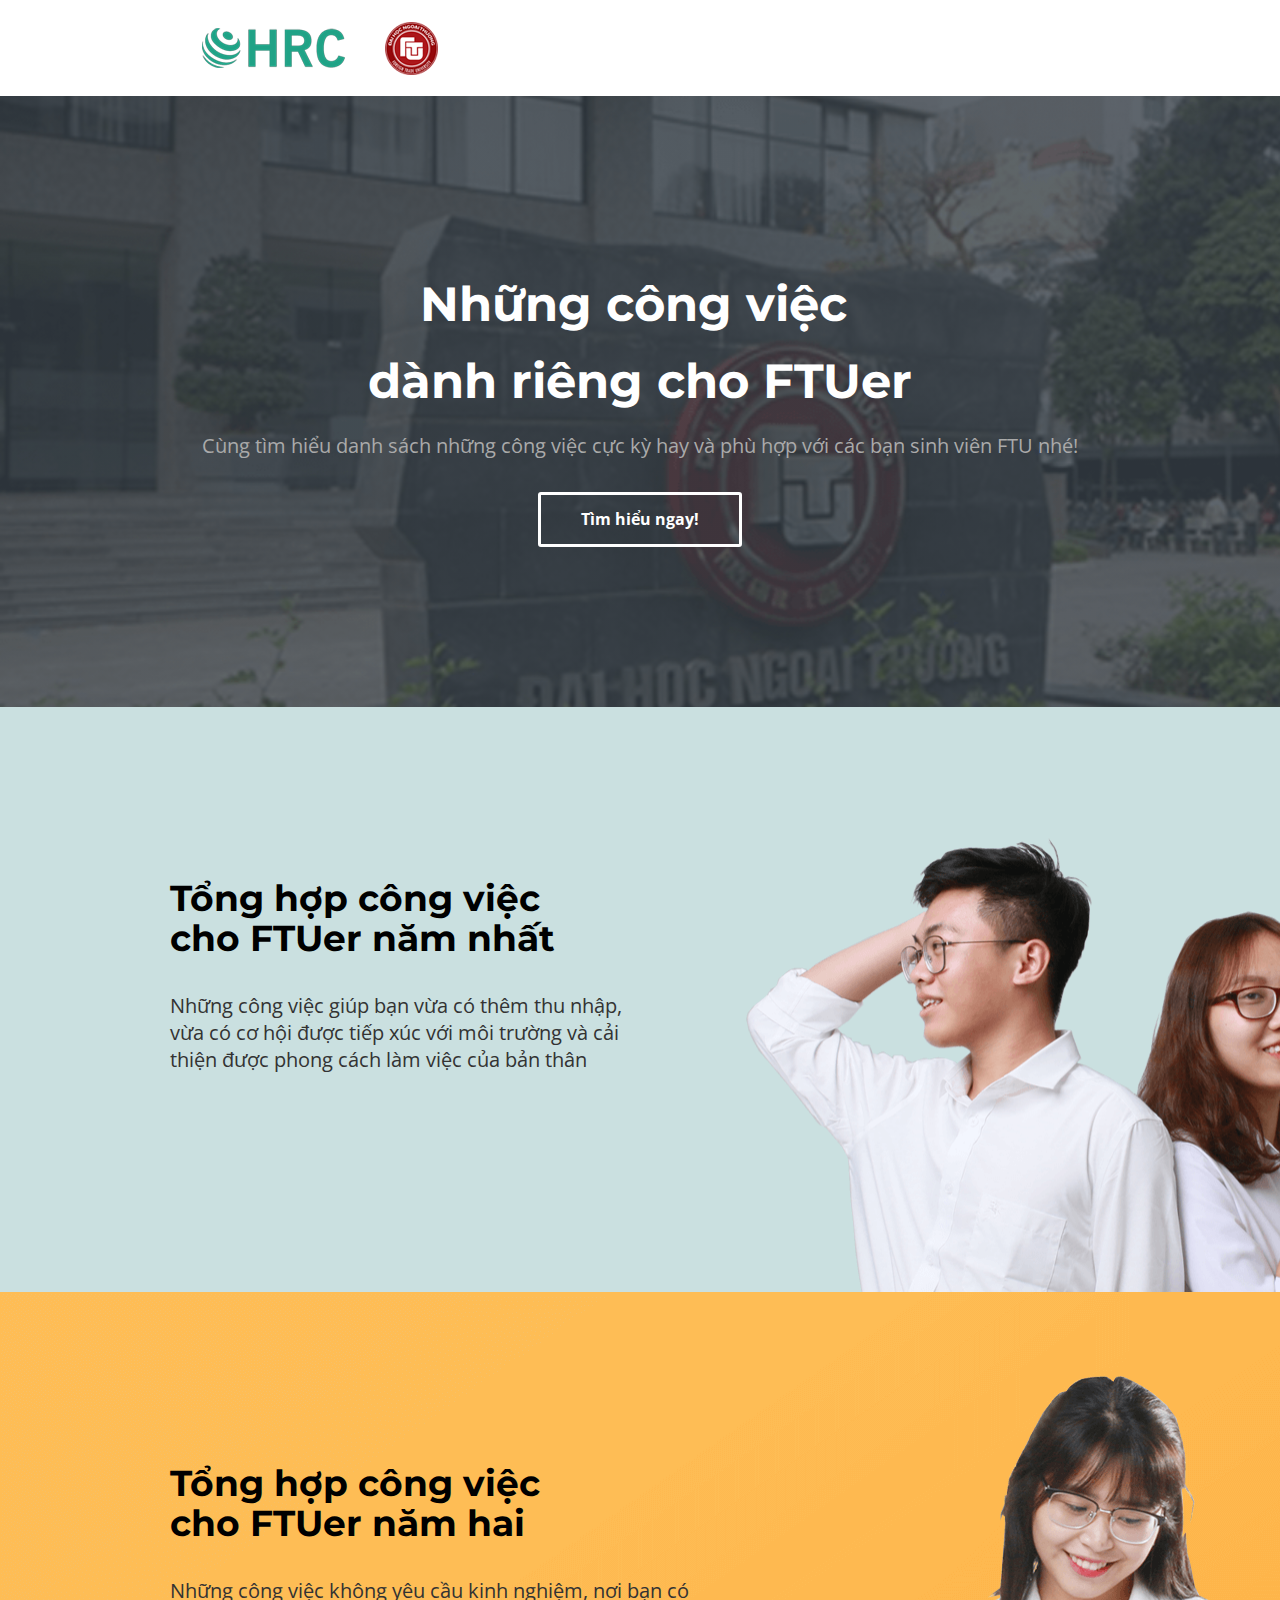
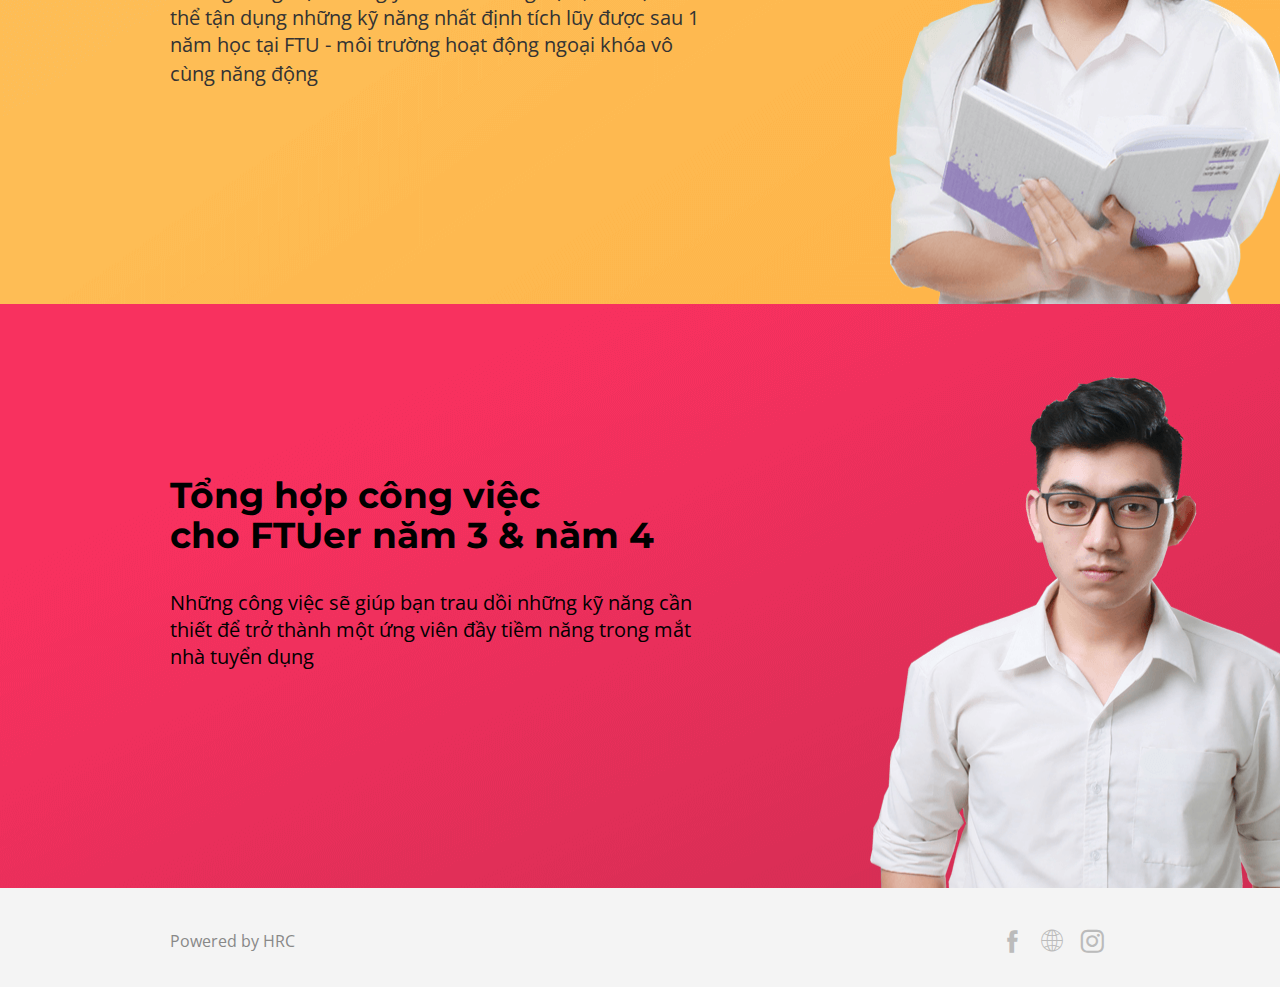
<file: MVP.html>
<!DOCTYPE html>
<html>
<head>
	<meta http-equiv="Content-Type" content="text/html; charset=utf-8">
	<meta name="viewport" content="width=device-width, initial-scale=1, maximum-scale=1">
	<link rel="shortcut icon" href="uploads/pix-favicon.ico">  
	<meta name="description" content="">
	<meta name="keywords" content="">
	<!-- CSS dependencies -->
	<link rel="stylesheet" type="text/css" href="css/bootstrap.css" />
	<link rel="stylesheet" type="text/css" href="css/font-awesome.min.css" />
	<link rel="stylesheet" type="text/css" href="css/jquery.fancybox.min.css" />
	<link rel="stylesheet" type="text/css" href="css/pix_style.css" />
	<link rel="stylesheet" type="text/css" href="css/main.css"/>
	<link rel="stylesheet" type="text/css" href="css/font-style.css" />
	<link href="css/animations.min.css" rel="stylesheet" type="text/css" media="all" />
	<!--[if IE]>
	<link rel="stylesheet" type="text/css" href="css/ie-fix.css" />
	<![endif]-->
	<title>New Page</title>
	<style type="text/css" id="pix_page_style"></style>
</head>
<body><div class="pix_section pix_nav_menu normal pix_scroll_header" data-scroll-bg="#ffffff" id="section_headers_1" style="display: block; background-repeat: repeat-x; padding-top: 0px; padding-bottom: 0px;">
  <div class="container">
   <div class="row">
    <div class="col-md-10 col-xs-12 pix-inner-col col-sm-10 column ui-droppable">
     <div class="pix-content">
      <nav class="navbar navbar-default pix-no-margin-bottom pix-navbar-default">
       <div class="container-fluid">
        <div class="navbar-header">
         <button type="button" class="navbar-toggle collapsed" data-toggle="collapse" data-target="#pix-navbar-collapse" aria-expanded="false">
          <span class="sr-only">Toggle navigation</span>
          <span class="icon-bar"></span>
          <span class="icon-bar"></span>
          <span class="icon-bar"></span>
         </button>
         <a class="navbar-brand logo-img logo-img-a pix-adjust-height" href="#" style="margin-top: 2px;"><img src="uploads/header-8XN.png" alt="" class="img-responsive pix-logo-img"></a>
        </div>
        <div class="collapse navbar-collapse" id="pix-navbar-collapse">
         <ul class="nav navbar-nav navbar-right media-middle pix-header-nav pix-adjust-height" id="pix-header-nav" style="margin-top: 46.5px;">
</ul>
        </div>
       </div>
      </nav>
     </div>
    </div>
    <div class="col-md-2 col-xs-12 pix-inner-col col-sm-2 column ui-droppable">
     <div class="pix-content pix-adjust-height text-right" style="margin-top: 36.5px;">
      <div class="pix-header-item2 pix-padding-v-10">
      </div>
     </div>
    </div>
   </div>
  </div>
 </div>


<div class="pix_section pix-padding-top-100 pix-showcase-1" id="section_intros_1" style="display: block; background-image: linear-gradient(rgba(54, 63, 72, 0.8), rgba(54, 63, 72, 0.8)), url(&quot;uploads/Untitled-Udi.png&quot;); background-size: cover; background-repeat: repeat-x; background-attachment: fixed; padding-top: 130px; padding-bottom: 130px;" data-bg-img="linear-gradient( rgba(54,63,72,0.8) ,rgba(54,63,72,0.8)),url(&quot;uploads/Untitled-Udi.png&quot;)">
  <div class="container">
   <div class="row">
    <div class="col-md-12 col-xs-12 col-sm-12 column ui-droppable">
     <div class="pix-content text-center pix-padding-top-40 pix-padding-bottom-30">
      <h1 class="pix-white text-center pix-no-margin-top secondary-font">
       <span class="pix_edit_text"><strong>Những công việc&nbsp;</strong><br><span><strong>dành riêng cho FTUer</strong></span></span>
      </h1>
      <p class="pix-light-gray big-text-20 text-center pix-margin-bottom-30">
       <span class="pix_edit_text">Cùng tìm hiểu danh sách những công việc cực kỳ hay và phù hợp với các bạn sinh viên FTU nhé!</span>
      </p>
      <a href="#section_2" class="btn pix-white-line wide btn-lg pix-line normal" style="background: transparent;">
       <span class="pix_edit_text">
        <strong>Tìm hiểu ngay!</strong></span>
      </a>
     </div>
    </div>
    
    
    
   </div>
  </div>
 </div><div class="pix_section pix-padding-v-100 green-yellow-bg" id="section_2" data-bg-img="url(&quot;uploads/Untitled-2-48s.png&quot;)" style="background-image: url(&quot;uploads/Untitled-2-48s.png&quot;); background-color: rgb(255, 255, 255); background-repeat: repeat-x; padding-top: 100px; padding-bottom: 100px;">
  <div class="container">
   <div class="row">
    <div class="col-xs-12 col-sm-6 column ui-droppable col-md-6" style="display: block;">
     <div class="pix-content pix-padding-top-80">
      <h2 class="pix-black pix-no-margin-top secondary-font">
       <span class="pix_edit_text"><p><span style="font-size: 36px; font-weight: 700;">Tổng hợp công việc</span></p><p><span style="font-size: 36px; font-weight: 700;">cho FTUer năm nhất</span></p></span>
      </h2>
      <p class="pix-black-2 big-text pix-margin-bottom-3">
       <span class="pix_edit_text"><br><span><span style="font-size: 20px;">Những công việc giúp bạn vừa có thêm thu nhập, vừa có cơ hội được tiếp xúc với môi trường và cải thiện được phong cách làm việc của bản thân</span><br></span><br><span><span style="font-size: 24px;"><br></span></span></span>
      </p>
      <a href="https://hrc.com.vn/thong-tin/tong-hop-cong-viec-cho-ftuer-nam-nhat.html?fbclid=IwAR3LeW3KPGDNIeHH_lTm-9_CMhUJVaiec-XULwBKtZ_7UVx3FRLEuGUvqkk" class="btn green-blue-bg pix-white normal pix-animate-in btn-lg fade-in-up-big animate-in" style="background-color: rgb(0, 167, 142);">
       <span class="pix_edit_text"><b><span style="font-size: 18px;">Xem ngay!</span></b></span>
      </a>
     </div>
    </div>
   </div>
  </div>
 </div><div class="pix_section pix-padding-v-100 green-yellow-bg" id="section_2" data-bg-img="url(&quot;uploads/untitled-3.2-B2x.png&quot;)" style="background-image: url(&quot;uploads/untitled-3.2-B2x.png&quot;); background-color: rgb(208, 225, 0); background-repeat: repeat-x; padding-top: 100px; padding-bottom: 100px; display: block;">
  <div class="container">
   <div class="row">
    <div class="col-xs-12 col-sm-6 column ui-droppable col-md-7" style="display: block;">
     <div class="pix-content pix-padding-top-80" style="background-repeat: repeat-x; padding: 80px 0px 0px; margin: 0px;">
      <h2 class="pix-black pix-no-margin-top secondary-font">
       <span class="pix_edit_text"><p><span style="font-size: 36px; font-weight: 700;">Tổng hợp công việc</span></p><p><span style="font-size: 36px; font-weight: 700;">cho FTUer năm hai</span></p></span>
      </h2>
      <p class="pix-black-2 big-text pix-margin-bottom-3">
       <span class="pix_edit_text"><br><span><span style="font-size: 20px;">Những công việc không yêu cầu kinh nghiệm, nơi bạn có thể tận dụng những kỹ năng nhất định tích lũy được sau 1 năm học tại FTU - môi trường hoạt động ngoại khóa vô cùng năng động</span></span><span><span style="font-size: 24px;"><br></span></span><span><span><span style="font-size: 20px;"><br></span></span></span><span><span><span style="font-size: 20px;"><br></span></span></span></span>
      </p>
      <a href="https://hrc.com.vn/thong-tin/tong-hop-cong-viec-cho-ftuer-nam-hai.html?fbclid=IwAR2WEU-O3c5DEwTk8CmFnuE1moQwRDwDNQrHh9pigMFUuqgEg1p55yRuKvs" class="btn green-blue-bg pix-white normal pix-animate-in btn-lg fade-in-up-big animate-in" style="background-color: rgb(0, 167, 142);">
       <span class="pix_edit_text"><b><span style="font-size: 18px;">Xem ngay!</span></b></span>
      </a>
     </div>
    </div>
   </div>
  </div>
 </div>
<div class="pix_section pix-padding-v-100 green-yellow-bg" id="section_2" data-bg-img="url(&quot;uploads/untitled-4-gse.png&quot;)" style="background-image: url(&quot;uploads/untitled-4-gse.png&quot;); background-color: rgb(208, 225, 0); background-repeat: repeat-x; padding-top: 100px; padding-bottom: 100px;">
  <div class="container">
   <div class="row">
    <div class="col-xs-12 col-sm-6 column ui-droppable col-md-7" style="display: block;">
     <div class="pix-content pix-padding-top-80">
      <h2 class="pix-black pix-no-margin-top secondary-font">
       <span class="pix_edit_text"><p><span style="font-size: 36px; font-weight: 700;">Tổng hợp công việc</span></p><p><span style="font-size: 36px; font-weight: 700;">cho FTUer năm 3 &amp; năm 4</span></p></span>
      </h2>
      <p class="pix-black-2 big-text pix-margin-bottom-3">
       <span class="pix_edit_text"><br><span style="color: rgb(0, 0, 0);"><span style="font-size: 20px;">Những công việc sẽ giúp bạn trau dồi những kỹ năng cần thiết để trở thành một ứng viên đầy tiềm năng trong mắt nhà tuyển dụng</span><br></span><br><span><span style="font-size: 24px;"><br></span></span></span>
      </p>
      <a href="https://hrc.com.vn/thong-tin/tong-hop-cong-viec-cho-ftuer-nam-3-4.html?fbclid=IwAR1P5p3bzhwSRkf4QbL4utn5CnBLm7VJnto3llvWospcm1uSiy9opAuZYiU" class="btn green-blue-bg pix-white normal pix-animate-in btn-lg fade-in-up-big animate-in" style="background-color: rgb(0, 167, 142);">
       <span class="pix_edit_text"><b><span style="font-size: 18px;">Xem ngay!</span></b></span>
      </a>
     </div>
    </div>
   </div>
  </div>
 </div>

 






 <div id="popup_thank_you" class="modal pix_popup" role="dialog" aria-hidden="true" style="display: none;" data-name="thank_you">
  <div class="modal-dialog modal-sm-2" style="opacity: 1; display: block;">
   <div class="modal-content">
    <div class="modal-header">
     <a href="#" class="close" data-dismiss="modal">×</a>
    </div>
    <div class="modal-body">
     <div class="pix_section animating modal-section popup_section" style="display: block;" id="section_15">
      <div class="container">
       <div class="row">
        <div class="col-md-12 col-xs-12 text-center col-sm-6 column ui-droppable">
         <div class="pix-content text-center animating">
          <div class="pix-padding-bottom-20">
           <i class="pixicon-check3 big-icon pix-green"></i>
          </div>
          <h3 class="pix-black-gray-dark pix-no-margin-top">
           <span class="pix_edit_text"><strong>Thank you very much!</strong></span>
          </h3>
          <p class="pix-black-gray-light pix-margin-bottom-30 big-text pix-lineheight-36">
           <span class="pix_edit_text">
            We received your message and we will try to contact you as soon as possible.
           </span>
          </p>
         </div>
        </div>
       </div>
      </div>
     </div>
    </div>
   </div>
  </div>
 </div>
 <div id="popup_5" class="modal pix_popup" role="dialog" aria-hidden="true" style="display: none;" data-name="contact_popup">
  <div class="modal-dialog modal-sm-2" style="opacity: 1; display: block;">
   <div class="modal-content">
    <div class="modal-header">
     <a href="#" class="close" data-dismiss="modal">×</a>
    </div>
    <div class="modal-body">
     <div class="pix_section animating modal-section popup_section" style="display: block;" id="section_16">
      <div class="container">
       <div class="row">
        <div class="col-md-12 col-xs-12 text-center col-sm-6 column ui-droppable">
         <div class="pix-content text-center animating">
          <div class="pix-padding-bottom-20">
           <i class="pixicon-envelope big-icon pix-green-yellow"></i>
          </div>
          <h5 class="pix-black-gray-dark pix-no-margin-top">
           <span class="pix_edit_text"><strong>Contact Form</strong></span>
          </h5>
          <p class="pix-black-gray pix-margin-bottom-30">
           <span class="pix_edit_text">
            You can add unlimited fields directly from HTML
           </span>
          </p>
          <div class="pix-margin-bottom-30">
           <form class="pix-form-style pixfort-form ui-sortable">
            <div class="form-group">
             <input type="email" name="email" class="form-control" placeholder="Enter Your Email Address" required="">
            </div>
            <div class="form-group">
             <textarea class="form-control" name="message" rows="4" placeholder="Enter Your Message Here..."></textarea>
            </div>
            <button type="submit" class="btn green-yellow-bg pix-white btn-lg small-text btn-block"><strong>Send Information</strong></button>
           </form>
           <p class="pix-gray"><span class="pix_edit_text">*Don’t Worry! We hate SPAM too!</span></p>
          </div>
         </div>
        </div>
       </div>
      </div>
     </div>
    </div>
   </div>
  </div>
 </div>

<div class="pix_section pix-padding-v-20 gray-bg" id="section_footer_1" style="display: block;">
  <div class="container">
   <div class="row">
    <div class="col-md-12 col-xs-12 col-sm-12 column ui-droppable">
     <div class="pix-content"><div class="pix-padding-v-10">
      <span class="pix-black-gray-light big-text pix-padding-v-10 pix-float-left"><span class="pix_edit_text">Powered by HRC</span></span>
      <span class="pix-padding-v-10 pix-float-right">
       <a href="https://www.facebook.com/hrc.fanpage/" class="small-social">
        <i class="pixicon-facebook3 big-icon-50 pix-slight-white"></i>
       </a>
       <a href="https://hrc.com.vn/" class="small-social">
        <i class="pixicon-global" style="color: rgb(187, 187, 187);"></i>
       </a>
       <a href="https://www.instagram.com/hrc.ftu/" class="small-social">
        <i class="pixicon-instagram4 big-icon-50 pix-slight-white"></i>
       </a>
      </span>
     </div></div>
    </div>
   </div>
  </div>
 </div>
<!-- Javascript -->
<script src="js/jquery-1.11.2.js"></script>
<script src="js/jquery-ui.js"></script>
<script src="js/bootstrap.js"></script>
<script src="js/velocity.min.js"></script>
<script src="js/velocity.ui.min.js"></script>
<script src="js/appear.min.js" type="text/javascript"></script>
<script src="js/animations.js" type="text/javascript"></script>
<script src="js/plugins.js" type="text/javascript"></script>
<script src="js/jquery.fancybox.min.js" type="text/javascript"></script>
<script src="js/custom.js"></script>
</body>
</html>
</file>
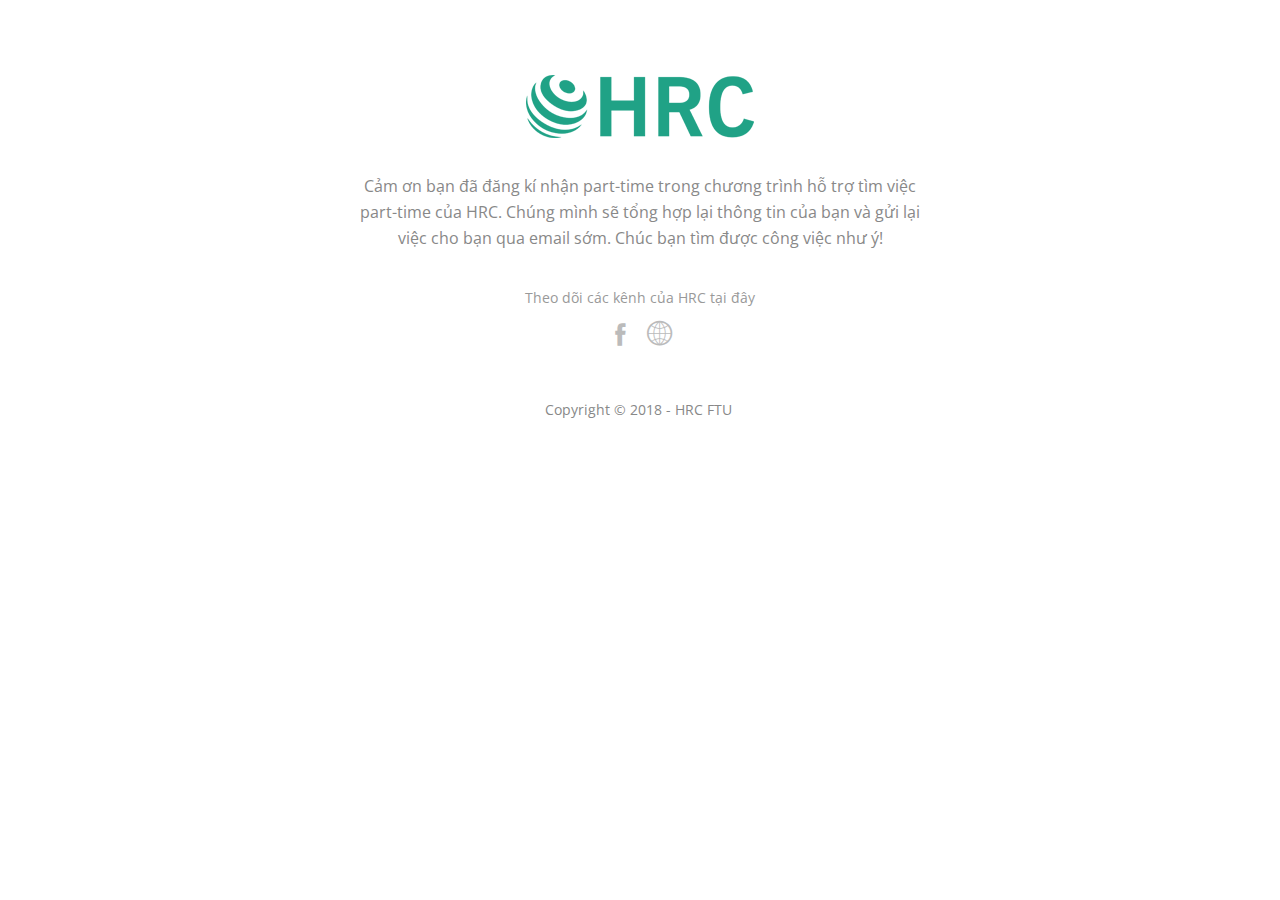
<file: new_page.html>
<!DOCTYPE html>
<html>
<head>
	<meta http-equiv="Content-Type" content="text/html; charset=utf-8">
	<meta name="viewport" content="width=device-width, initial-scale=1, maximum-scale=1">
	<link rel="shortcut icon" href="uploads/pix-favicon.ico">  
	<meta name="description" content="">
	<meta name="keywords" content="">
	<!-- CSS dependencies -->
	<link rel="stylesheet" type="text/css" href="css/bootstrap.css" />
	<link rel="stylesheet" type="text/css" href="css/font-awesome.min.css" />
	<link rel="stylesheet" type="text/css" href="css/jquery.fancybox.min.css" />
	<link rel="stylesheet" type="text/css" href="css/pix_style.css" />
	<link rel="stylesheet" type="text/css" href="css/main.css"/>
	<link rel="stylesheet" type="text/css" href="css/font-style.css" />
	<link href="css/animations.min.css" rel="stylesheet" type="text/css" media="all" />
	<!--[if IE]>
	<link rel="stylesheet" type="text/css" href="css/ie-fix.css" />
	<![endif]-->
	<title>New Page</title>
	<style type="text/css" id="pix_page_style"></style>
</head>
<body><div class="pix_section pix-padding-v-75" id="section_footer_1" style="display: block;">
  <div class="container">
   <div class="row">
    <div class="col-md-12 col-xs-12 col-sm-12 column ui-droppable">
     <div class="pix-content text-center">
      <a class="pix-inline-block" href="#"><img src="uploads/logo-HRC-PkZ.png" alt="" class="img-responsive"></a>
      <div class="clearfix"></div>
      <div class="pix-padding-v-30">
       <p class="pix-black-gray-light pix-small2-width-text big-text">
        <span class="pix_edit_text">Cảm ơn bạn đã đăng kí nhận part-time trong chương trình hỗ trợ tìm việc part-time của HRC. Chúng mình sẽ tổng hợp lại thông tin của bạn và gửi lại việc cho bạn qua email sớm. Chúc bạn tìm được công việc như ý!</span>
       </p>
      </div>
      <div class="pix-padding-bottom-20">
       <div class="pix-margin-bottom-10">
        <span class="pix-gray pix-margin-fix-top"><span class="pix_edit_text">Theo dõi các kênh của HRC tại đây</span></span>
       </div>
       <a href="https://www.facebook.com/hrc.fanpage" class="small-social">
        <i class="pixicon-facebook3 big-icon-50 pix-slight-white"></i>
       </a>
       
       <a href="hrc.com.vn" class="small-social">
        <i class="pixicon-world2" style="color: rgb(187, 187, 187);"></i>
       </a>
      </div>
      <div class="col-md-12 col-sm-12 col-xs-12 column ui-droppable">
       <div class="pix-content"><div class="pix-padding-v-30 text-center">
        <span class="pix-black-gray-light"><span class="pix_edit_text">Copyright © 2018 - HRC FTU&nbsp;</span></span>
       </div></div>
      </div>
     </div>
    </div>
   </div>
  </div>
 </div>
<!-- Javascript -->
<script src="js/jquery-1.11.2.js"></script>
<script src="js/jquery-ui.js"></script>
<script src="js/bootstrap.js"></script>
<script src="js/velocity.min.js"></script>
<script src="js/velocity.ui.min.js"></script>
<script src="js/appear.min.js" type="text/javascript"></script>
<script src="js/animations.js" type="text/javascript"></script>
<script src="js/plugins.js" type="text/javascript"></script>
<script src="js/jquery.fancybox.min.js" type="text/javascript"></script>
<script src="js/custom.js"></script>
</body>
</html>
</file>
<file: css/pix_style.css>
@import url(https://fonts.googleapis.com/css?family=Open+Sans);

/* Icon box */
	.icon_box { position: relative; padding: 10px 10px;margin-bottom: 15px; }
	.icon_box:hover { cursor: default;}
	.icon_box_bg {border-radius: 2px;
		background-color: #f6f6f6;
		background-color: rgba(0,0,0, 0.05);
		box-shadow: 2.121px 2.121px 0px 0px rgba( 0, 0, 0, 0.1 );
		border-radius: 4px !important;overflow: hidden;
		-webkit-transition: all 0.4s linear;
		-moz-transition: all 0.4s linear;
		-ms-transition: all 0.4s linear;
		-o-transition: all 0.4s linear;}
	.dark .icon_box_bg { background-color: rgba(255,255,255, 0.1); }
	.icon_box_bg:hover {background: #333333;}
	.icon_box_bg:hover *,.icon_box_bg:hover .desc_wrapper .desc,.icon_box_bg:hover .desc_wrapper h5,.icon_box_bg:hover .icon_wrapper i{color: #fff;}
	.icon_box.has_border:after { content: ""; display: block; width: 0px; height: 100%; border-width: 0 1px 0 0; border-style: solid; position: absolute; right: -2.4%; top: 0;  }
	.icon_box a { display: block; }
	.icon_box a:hover { text-decoration: none; }
	.icon_box .icon_wrapper { width: 100%; height: 110px; text-align: center; line-height: 110px; font-size: 90px; position: relative; overflow: hidden; margin: 0 auto 15px; display: block; }
	.icon_box .icon_wrapper i { z-index: 2; position: relative; color: #dddddd;}
	.dark .icon_box .icon_wrapper i { color: rgba(255,255,255,.6);}	
	.dark .icon_box_bg:hover i { color: #fff; }

	//.icon_box .icon_wrapper { background-color: #fff; -webkit-box-shadow:inset 0 0 7px 0 rgba(0,0,0,.08); box-shadow:inset 0 0 7px 0 rgba(0,0,0,.08); }
	.icon_box .image_wrapper { text-align: center; margin: 0px 10px;margin-bottom: 15px;border-radius: 3px; }
	.icon_box .image_wrapper img { border-radius: 3px;margin: auto; }
	.icon_box .desc_wrapper { text-align: center; }
	.icon_box .desc_wrapper h5 { font-weight: bold;color: #9aa1a9;margin-bottom: 20px;}
	.icon_box .desc_wrapper .desc{ position: relative;top: -10px;color: #9aa1a9;}



	.test1 { background: url(../images/bg.jpg) fixed;background-color: rgb(67,50,86);padding: 50px; }

	#editor, #pix_section_source { 
        //position: absolute;
        height: 100%;
        top: 0;
        right: 0;
        bottom: 0;
        left: 0;
    }
    #pix_section_img_div {
    	background: rgba(0,0,0,0.1);
    	padding: 5px;
    	//border-radius: 4px;
        border-bottom: 1px solid #333;
    	display: inline-block;
    	position: relative;
    }
    #pix_section_img_div .row {
    	padding-bottom: 5px;
    }
    #pix_section_img_div .media-left {
        width: 40%;
    }
    #pix_section_img_div input {
    	background: transparent;
    	border: 0px;
    	outline: none;
    	box-shadow: 0px !important;
    	width: 100%;
    	padding: 0px !important;
    	margin: 0px;
    	box-sizing:border-box;

    }
    #pix_section_img {
    	max-width: 100%;
    	height: auto;
    }




    /* Right Sidebar */
    #right_sidebar .right_inner {
        
    }
    .pix_right_header {
        margin: 10px 0;
    }
    .pix_right_header .title {
        font-family: 'Open Sans', sans-serif;
        margin-bottom: 5px;
        font-size: 15px;
    }
    #right_sidebar .nav-tabs {
        border: 2px solid #eee;
        border-radius: 4px;
        display: inline-block;
        
    }

    #right_sidebar .nav-tabs li {
        background: transparent;
        margin: 0px;
        -webkit-transition: all 0.2s linear;
        -moz-transition: all 0.2s linear;
        -ms-transition: all 0.2s linear;
        -o-transition: all 0.2s linear;
    }
    #right_sidebar .nav-tabs li.active {
        background: #eee;
        box-shadow: none !important;
        border: 0px;
    }
    #right_sidebar .nav-tabs li a {
        background: transparent;
        box-shadow: none !important;
        border: 0px;
        padding: 6px 20px;
        border-right: 2px solid #eee;
        border-radius: 0px;
        font-weight: bold;
        color: #eee;
        text-decoration: none;
        font-size: 12px;
        margin: 0px;
        font-family: 'Open Sans', sans-serif;
        letter-spacing: 1px;
    }
    #right_sidebar .nav-tabs li:last-child a {border-right: 0px;}
    #right_sidebar .nav-tabs li.active a {
        color: #444;
    }
    #right_sidebar label {
        font-family: 'Open Sans', sans-serif;   
        font-size: 13px;
        font-weight: normal;
    }


    .pix_form_preview {
        display: inline-block;
    }
    /* Gallery */
    #pix_gallery_div .thumbnail {
        border: 0px;
    }
    #pix_gallery_div .thumbnail {
        width: 100%;
        height: 100%;
        display: inline-block;
        position: relative;
        border: 2px solid #ddd;
    }
    #pix_gallery_div .thumbnail.clicked {
        border: 2px solid #333 !important;   
    }








    body.modal-open {
    overflow-y: auto;
    padding-right: 0px !important
}
.modal.in {
  margin: 0px !important;
  padding: 0px !important;
  right: 0px !important
}
.modal-content {
  border: none;
  border-radius: 2px;
      box-shadow: 0 16px 28px 0 rgba(0,0,0,0.22),0 25px 55px 0 rgba(0,0,0,0.21);
}
.modal-header{
  border-bottom: 0;
  padding-top: 15px;
  padding-right: 26px;
  padding-left: 26px;
  padding-bottom: 0px;
}
.modal-title {
  font-size: 34px;
}
.modal-body{
  border-bottom: 0;
  padding-top: 5px;
  padding-right: 26px;
  padding-left: 26px;
  padding-bottom: 10px;
  font-size: 15px;
}
.modal-footer {
  border-top:0;
  padding-top: 0px;
  padding-right:26px;
  padding-bottom:26px;
  padding-left:26px;
}
/*.btn-default,.btn-primary {
    border: none;
    border-radius: 2px;
    display: inline-block;
    color: #424242;
    background-color: #FFF;
    text-align: center;
    height: 36px;
    line-height: 36px;
    outline: 0;
    padding: 0 2rem; 
    vertical-align: middle;
    -webkit-tap-highlight-color: transparent;
    box-shadow: 0 2px 5px 0 rgba(0,0,0,0.16),0 2px 10px 0 rgba(0,0,0,0.12);
    letter-spacing: .5px;
    transition: .2s ease-out;
}
.btn-default:hover{
  background-color: #FFF;
  box-shadow: 0 5px 11px 0 rgba(0,0,0,0.18),0 4px 15px 0 rgba(0,0,0,0.15);
}
.btn-primary {
  color: #FFF;
  background-color: #2980B9;
}
.btn-primary:hover{
  background-color: #2980B9;
  box-shadow: 0 5px 11px 0 rgba(0,0,0,0.18),0 4px 15px 0 rgba(0,0,0,0.15);
}*/
</file>
<file: css/main.css>
/*
*   PixFort
*   MegaPack
*   12/07/2018
*   Firas ODEH
*/

@import url(https://fonts.googleapis.com/css?family=Open+Sans:400,700);
@import url(https://fonts.googleapis.com/css?family=Montserrat:400,700);
@import url(https://fonts.googleapis.com/css?family=Roboto:400,700);

/* Base */

    html {
        height: 100vh; /* set viewport constraint */
        min-height: 100%; /* enforce height */
    }

    body { font-family: 'Open Sans',sans-serif !important;
        /* Support for all WebKit browsers. */
        -webkit-font-smoothing: antialiased;
        /* Support for Safari and Chrome. */
        text-rendering: optimizeLegibility;

        /* Support for Firefox. */
        -moz-osx-font-smoothing: grayscale;

        /* Support for IE. */
        font-feature-settings: 'liga';
        -webkit-text-size-adjust: 100%;
    }

    .secondary-font { font-family: 'Montserrat', sans-serif; }
    a:hover, a:focus { text-decoration: none; }
    .pix-full-width { width:100%; }

    /* Typography */
    h1 { font-size: 48px;line-height: 77px; }
    h2 { font-size: 36px;line-height: 58px; }
    h3 { font-size: 28px;line-height: 45px; }
    h4 { font-size: 24px;line-height: 38px; }
    h5 { font-size: 20px;line-height: 32px; }
    h6 { font-size: 16px;line-height: 26px; }
    p { font-size: 14px;line-height: 22px; }

    .pix-inline-block { display: inline-block; }
    .big-text-60 { font-size: 60px;line-height: 86px; }
    .big-text-24 { font-size: 24px;line-height: 38px; }
    .big-text-20 { font-size: 20px;line-height: 32px; }
    .big-text { font-size: 16px;line-height: 26px; }
    .small-text { font-size: 14px; }
    .extra-small-text { font-size: 12px; }

    .pix-sm-lineheight { line-height: 58px; }
    .pix-xm-lineheight { line-height: 56px; }
    .pix-lineheight-24 { line-height: 24px; }
    .pix-lineheight-32 { line-height: 32px; }
    .pix-lineheight-36 { line-height: 36px !important; }


    .small-icon-25 { font-size: 25px;line-height: 25px }
    .small-icon-30 { font-size: 32px;line-height: 32px }
    .small-icon-36 { font-size: 36px;line-height: 36px }
    .small-icon-40 { font-size: 40px;line-height: 40px }
    .big-icon-50 { font-size: 50px;line-height: 50px; }
    .big-icon-55 { font-size: 55px; }
    .big-icon-65 { font-size: 65px;line-height: 65px; }
    .big-icon-60 { font-size: 60px;line-height: 60px; }
    .big-icon { font-size: 70px; }
    .big-icon-80 { font-size: 80px;line-height: 80px; }
    .big-icon-90 { font-size: 90px;line-height: 90px; }
    .big-icon-100 { font-size: 100px;line-height: 100px; }
    .big-icon-120 { font-size: 120px;line-height: 120px; }
    .big-icon-140 { font-size: 140px;line-height: 140px; }

    .pix-bold { font-weight: 700; }

    .pix-icon-big { font-size: 40px; }

    .big-line-height { line-height: 50px; }

    .pix-max-width-120 { max-width: 120px; }
    .pix-max-width-220 { max-width: 120px; }
    .pix-xxs-width-text { max-width: 270px;display: inline-block; }
    .pix-xs-width-text { max-width: 520px;display: inline-block; }
    .pix-small2-width-text { max-width: 580px;display: inline-block; }
    .pix-small-width-text { max-width: 700px;display: inline-block; }
    .pix-md-width-text { max-width: 750px;display: inline-block; }

    .pix-fixed-width { max-width: 100%;width: 700px; }
    .pix-fixed-width-580 { max-width: 100%;width: 580px; }
    .pix-fixed-width-480 { max-width: 100%;width: 480px; }
    .pix-fixed-width-380 { max-width: 100%;width: 380px; }

    /*  Colors  */
    .light-black-bg { background: #222; }
    .gray-dark-bg { background: #444; }
    .gray-bg { background: #f4f4f4; }
    .gray-2-bg { background: #eee; }
    .gray-3-bg { background: #ddd; }
    .gray-4-bg { background: #aaa; }
    .gray-5-bg { background: #888; }
    .gray-6-bg { background: #666; }
    .white-bg { background: #fff;  }
    .orange-bg { background: #f7941d; }
    .blue-bg { background: #59a3fc; }
    .purple-bg { background: #9000F0; }
    .green-blue-bg { background: #00a78e; }
    .green-yellow-bg { background: #d0e100; }
    .green-gray { background: #556d6a; }
    .brown-bg { background: #84754e; }
    .green-bg { background: #82b541; }
    .blue-neon-bg { background: #009cde }
    .blue-neon-2-bg { background: #aae6ff }
    .green-neon-bg { background: #74FF00 }
    .red-bg { background: #ea4335; }
    .rose-bg { background: #ff0f50; }
    .yellow-bg { background: #fdbd10; }
    .dark-green-bg { background: #237f52; }
    .navy-blue-bg { background: #363f48; }
    .navy-blue-2-bg { background: #818e9b; }
    .light-green-bg { background: #00c853; }
    .light-blue-bg { background: #f2f6fa; }
    .dark-yellow-bg { background: #FBB034; }
    .green-neon-bg { background: #04e08a; }
    .dark-blue-bg { background: #1274e7; }
    .dark-red-bg { background: #ff7243; }

    .pix-black { color: #000; }
    .pix-dark-black { color: #222; }
    .pix-light-black { color: #333; }
    .pix-black-gray-dark { color: #444; }
    .pix-black-gray { color: #666; }
    .pix-black-gray-light { color: #888; }

    .pix-white { color: #fff; }
    .pix-light-white { color: #ddd; }
    .pix-slight-white { color: #bbb; }
    .pix-gray { color: #999; }
    .pix-light-gray { color: #aaa; }

    .pix-orange { color: #f7941d; }
    .pix-orange-2 { color: #ffdfb8; }
    .pix-blue { color: #59a3fc; }
    .pix-purple { color: #9000F0; }
    .pix-green-blue { color: #00a78e; }
    .pix-green-blue-2 { color: #71dece; }
    .pix-green-yellow { color: #d0e100; }
    .pix-green-yellow-2 { color: #939e04; }
    .pix-green-gray { color: #556d6a; }
    .pix-green-gray-2 { color: #96B3B0; }
    .pix-brown { color: #84754e; }
    .pix-brown-2 { color: #cbbc94; }
    .pix-green-neon { color: #74FF00 }
    .pix-green { color: #82b541; }
    .pix-green-2 { color: #bee38e; }
    .pix-green-light { color: #00c853; }
    .pix-green-light-2 { color: #9DFAC3; }
    .pix-blue-neon { color: #009cde; }
    .pix-blue-neon-2 { color: #aae6ff; }
    .pix-blue-light { color: #f2f6fa; }
    .pix-blue-light-2 { color: #889DB2; }
    .pix-red { color: #ea4335; }
    .pix-rose { color: #ff0f50; }
    .pix-yellow { color: #fdbd10; }
    .pix-yellow-2 { color: #b3870d; }
    .pix-yellow-dark { color: #FBB034; }
    .pix-yellow-dark-2 { color: #F9E1BB; }
    .pix-dark-green { color: #237f52; }
    .pix-dark-green-2 { color: #57cd93; }
    .pix-navy-blue { color: #363F48; }
    .pix-navy-blue-2 { color: #818e9b; }
    .pix-navy-blue-3 { color: #dde4ea; }
    .pix-green-neon { color: #00ffa8; }
    .pix-green-neon-2 { color: #119780; }
    .pix-dark-blue { color: #1274e7; }
    .pix-dark-blue-2 { color: #bdd9fa; }
    .pix-dark-red { color: #ff7243; }

    .pix-facebook-color { color: #3b5998; }
    .pix-google-plus-color { color: #dd4b39; }
    .pix-twitter-color { color: #1da1f2; }

    .pix-border-gray { border-color: #bbb; }
    .pix-border-green-neon { border-color: #74FF00 }

    .pix-black-transparent-15 { background: rgba(0,0,0,0.15); }
    .pix-black-transparent-20 { background: rgba(0,0,0,0.2); }
    .pix-black-transparent-30 { background: rgba(0,0,0,0.3); }
    .pix-black-transparent-40 { background: rgba(0,0,0,0.4); }
    .pix-black-transparent-50 { background: rgba(0,0,0,0.5); }

    /* line Buttons Color */
    .pix-white-line, .pix-white-line:hover, .pix-white-line:focus { border-color: #fff;color: #fff; }
    .pix-purple-line, .pix-purple-line:hover { border-color: #9000F0;color: #9000F0; }
    .pix-orange-line, .pix-orange-line:hover { border-color: #f7941d;color: #f7941d; }
    .pix-yellow-line, .pix-yellow-line:hover { border-color: #FDBD10;color: #FDBD10; }
    .pix-green-line, .pix-green-line:hover { border-color: #82B541;color: #82B541; }

    /* Padding */
    .pix-padding { padding: 60px 0; }
    .pix-padding-20 { padding: 20px; }
    .pix-padding-v-5 { padding-top: 5px;padding-bottom: 5px; }
    .pix-padding-v-9 { padding-top: 9px;padding-bottom: 9px; }
    .pix-padding-v-10 { padding-top: 10px;padding-bottom: 10px; }
    .pix-padding-v-20 { padding-top: 20px;padding-bottom: 20px; }
    .pix-padding-v-30 { padding-top: 30px;padding-bottom: 30px; }
    .pix-padding-v-35 { padding-top: 35px;padding-bottom: 35px; }
    .pix-padding-v-40 { padding-top: 40px;padding-bottom: 40px; }
    .pix-padding-v-50 { padding-top: 50px;padding-bottom: 50px; }
    .pix-padding-v-65 { padding-top: 65px;padding-bottom: 65px; }
    .pix-padding-v-75 { padding-top: 75px;padding-bottom: 75px; }
    .pix-padding-v-85 { padding-top: 85px;padding-bottom: 85px; }
    .pix-padding-v-100 { padding-top: 100px;padding-bottom: 100px; }
    .pix-padding-v-120 { padding-top: 120px;padding-bottom: 120px; }
    .pix-padding-v-130 { padding-top: 130px;padding-bottom: 130px; }
    .pix-padding-v-150 { padding-top: 150px;padding-bottom: 150px; }
    .pix-padding-v-200 { padding-top: 200px;padding-bottom: 200px; }
    .pix-padding-h-5 { padding-left: 5px;padding-right: 5px; }
    .pix-padding-h-10 { padding-left: 10px;padding-right: 10px; }
    .pix-padding-h-20 { padding-left: 20px;padding-right: 20px; }
    .pix-padding-h-30 { padding-left: 30px;padding-right: 30px; }
    .pix-padding-h-90 { padding-left: 90px;padding-right: 90px; }
    .pix-padding-top-10 { padding-top: 10px; }
    .pix-padding-top-15 { padding-top: 15px; }
    .pix-padding-top-20 { padding-top: 20px; }
    .pix-padding-top-30 { padding-top: 30px; }
    .pix-padding-top-40 { padding-top: 40px; }
    .pix-padding-top-50 { padding-top: 50px; }
    .pix-padding-top-60 { padding-top: 60px; }
    .pix-padding-top-80 { padding-top: 80px; }
    .pix-padding-top-100 { padding-top: 100px; }
    .pix-padding-top-120 { padding-top: 120px; }
    .pix-padding-top-150 { padding-top: 150px; }
    .pix-padding-bottom-10 { padding-bottom: 10px; }
    .pix-padding-bottom-15 { padding-bottom: 15px; }
    .pix-padding-bottom-20 { padding-bottom: 20px; }
    .pix-padding-bottom-25 { padding-bottom: 25px; }
    .pix-padding-bottom-30 { padding-bottom: 30px; }
    .pix-padding-bottom-40 { padding-bottom: 40px; }
    .pix-padding-bottom-60 { padding-bottom: 60px; }
    .pix-padding-bottom-80 { padding-bottom: 80px; }
    .pix-padding-right-20 { padding-right: 20px; }
    .pix-padding-left-10 { padding-left: 10px; }
    .pix-padding-left-5 { padding-left: 5px; }
    .pix-no-h-padding { padding-left: 0px;padding-right: 0px; }

    .pix-no-padding { padding: 0px; }

    /* Margin */
    .pix-margin-v-10 { margin: 10px 0; }
    .pix-margin-v-20 { margin: 20px 0; }
    .pix-margin-v-30 { margin: 30px 0; }
    .pix-margin-v-40 { margin-top: 40px;margin-bottom: 40px; }
    .pix-margin-v-50 { margin: 50px 0; }
    .pix-margin-v-80 { margin: 80px 0; }
    .pix-margin-v-90 { margin: 90px 0; }
    .pix-margin-v-100 { margin: 100px 0; }
    .pix-margin-h-10 { margin-left: 10px;margin-right: 10px; }
    .pix-margin-h-20 { margin-left: 20px;margin-right: 20px; }
    .pix-margin-h-40 { margin-left: 40px;margin-right: 40px; }
    .pix-margin-top-5 { margin-top: 5px; }
    .pix-margin-top-10 { margin-top: 10px; }
    .pix-margin-top-20 { margin-top: 20px; }
    .pix-margin-top-30 { margin-top: 30px; }
    .pix-margin-top-40 { margin-top: 40px; }
    .pix-margin-top-50 { margin-top: 50px; }
    .pix-margin-top-60 { margin-top: 60px; }
    .pix-margin-top-80 { margin-top: 80px; }
    .pix-margin-top-100 { margin-top: 100px; }
    .pix-margin-bottom-10 { margin-bottom: 10px; }
    .pix-margin-bottom-15 { margin-bottom: 15px; }
    .pix-margin-bottom-20 { margin-bottom: 20px; }
    .pix-margin-bottom-22 { margin-bottom: 22px; }
    .pix-margin-bottom-30 { margin-bottom: 30px; }
    .pix-margin-bottom-50 { margin-bottom: 50px; }

    .pix-margin-right-5 { margin-right: 5px; }
    .pix-margin-right-10 { margin-right: 10px; }
    .pix-margin-right-20 { margin-right: 20px; }

    .pix-no-margin { margin: 0px; }
    .pix-no-margin-top { margin-top: 0px; }
    .pix-no-margin-bottom { margin-bottom: 0px; }
    .pix-no-h-margin { margin-left: 0px;margin-right: 0px; }


    /* Negative margin */
    .pix-margin-fix-top { position: relative;top: -3px;}

    /*  shadow  */
    .pix-shadow-20 { box-shadow: 0 2px 4px 0px rgba(0,0,0,0.08); }

    /* Shapes */
    .pix-cirlce { border-radius: 100%;padding: 20px;display: inline-block;position: relative; }
    .pix-circle-img { border-radius: 100%; }
    .pix-cirlce-2 { border-radius: 100%;padding: 20px;display: inline-block;position: relative;border:2px solid #ddd;min-width: 90px;text-align: center; }
    .pix-cirlce-3 { border-radius: 100%;padding: 4px;display: inline-block;position: relative;border:2px solid #74FF00;min-width: 40px;text-align: center; }
    .pix-cirlce-3 i { position: relative;top: 2px; }
    .pix-cirlce-4 { border-radius: 100%;padding: 40px;display: inline-block;position: relative;border: 3px solid #eee;min-width: 40px;text-align: center;line-height: 0px;max-width: 100% !important;height: auto;min-height: 180px;min-width: 180px; }
    .pix-cirlce-4 i { position: relative;top: 8px; }
    .pix-cirlce-5 { border-radius: 100%;padding: 20px;display: inline-block;position: relative;min-width: 100px;text-align: center;line-height: 0;min-width: 100px;min-height: 100px; }
    .pix-cirlce-5 i { position: relative;top: 4px; }
    .pix-cirlce-6 { border-radius: 100%;padding: 20px;display: inline-block;position: relative;text-align: center;line-height: 0;min-width: 150px;min-height: 150px; }
    .pix-cirlce-6 i { position: relative;top: 20px; }
    .pix-cirlce-6 h1 { position: relative;top: -5px; }
    .pix-cirlce-7 { border-radius: 100%;padding: 20px;border: 2px solid #eee;display: inline-block;position: relative;text-align: center;line-height: 0;min-width: 120px;min-height: 120px; }
    .pix-cirlce-7 i { position: relative;top: 5px; }



    .pix-round-shape { width: 75px;height: 75px;border-radius: 50%;overflow: hidden;display: inline-block;text-align: center;position: relative;}
    .pix-round-shape img { position: absolute;height: 100%;width: auto;max-width: inherit;left: 50%;top: 50%;-webkit-transform: translateY(-50%) translateX(-50%);display: block; }
    .pix-round-shape-200 {position: relative;border-radius: 50%;width: 200px;height: 200px;display: inline-block;overflow: hidden;}
    .pix-round-shape-200 img {position: absolute;display: block;height: 100%;width: auto;max-width: inherit;left: 50%;top: 50%;-webkit-transform: translateY(-50%) translateX(-50%);}
    .pix-round-shape-180 {position: relative;border-radius: 50%;width: 180px;height: 180px;display: inline-block;overflow: hidden;}
    .pix-round-shape-180 img {position: absolute;display: block;height: 100%;width: auto;max-width: inherit;left: 50%;top: 50%;-webkit-transform: translateY(-50%) translateX(-50%);}
    .pix-round-shape-150 {position: relative;border-radius: 50%;width: 150px;height: 150px;display: inline-block;overflow: hidden;}
    .pix-round-shape-150 img {position: absolute;display: block;height: 100%;width: auto;max-width: inherit;left: 50%;top: 50%;-webkit-transform: translateY(-50%) translateX(-50%);}
    .pix-round-shape-140 {position: relative;border-radius: 50%;width: 140px;height: 140px;display: inline-block;overflow: hidden;}
    .pix-round-shape-140 img {position: absolute;display: block;height: 100%;width: auto;max-width: inherit;left: 50%;top: 50%;-webkit-transform: translateY(-50%) translateX(-50%);}
    .pix-round-shape-120 {position: relative;border-radius: 50%;width: 120px;height: 120px;display: inline-block;overflow: hidden;}
    .pix-round-shape-120 img {position: absolute;display: block;height: 100%;width: auto;max-width: inherit;left: 50%;top: 50%;-webkit-transform: translateY(-50%) translateX(-50%);}
    .pix-round-shape-80 {position: relative;border-radius: 50%;width: 80px;height: 80px;display: inline-block;overflow: hidden;}
    .pix-round-shape-80 img {position: absolute;display: block;height: 100%;width: auto;max-width: inherit;left: 50%;top: 50%;-webkit-transform: translateY(-50%) translateX(-50%);}
    .pix-round-shape-60 {position: relative;border-radius: 50%;width: 60px;height: 60px;display: inline-block;overflow: hidden;}
    .pix-round-shape-60 img {position: absolute;display: block;height: 100%;width: auto;max-width: inherit;left: 50%;top: 50%;-webkit-transform: translateY(-50%) translateX(-50%);}

    .pix-round-3 { border-radius: 50%;width: 50px;position: absolute;display: block; }

    .pix-cover-shape-300 {position: relative;width: 100%;height: 300px;display: inline-block;overflow: hidden;border-radius: 3px;}
    .pix-cover-shape-220 {position: relative;width: 100%;height: 220px;display: inline-block;overflow: hidden;}
    .pix-cover-shape-180 {position: relative;width: 100%;height: 180px;display: inline-block;overflow: hidden;border-radius: 3px;top:0;left:0;}
    .pix-cover-shape-180.no-radius {border-radius: 0px;}
    .pix-cover-shape-150 {position: relative;width: 100%;height: 150px;display: inline-block;overflow: hidden;border-radius: 3px;}

    .pix-cover-shape-300 img, .pix-cover-shape-180 img, .pix-cover-shape-150 img {position: absolute;display: block;min-height: 100%;width: auto;max-width: inherit;left: 50%;top: 50%;-webkit-transform: translateY(-50%) translateX(-50%);transform: translateY(-50%) translateX(-50%);-ms-transform: translateY(-50%) translateX(-50%);width: 100%;}
    .pix-cover-shape-220 img {position: absolute;display: block;min-height: 100%;width: auto;max-width: inherit;left: 50%;top: 50%;-webkit-transform: translateY(-50%) translateX(-50%);height: 100%;}

    .pix-media-img-220 img { max-width: 220px;position: relative;}
    .pix-media-shape-220 {width:100%;position: relative;display: inline-block;overflow: hidden;border-radius: 3px; }
    .pix-media-shape-220 img {height: auto;border-radius: 3px;max-width: 220px;width: auto;}

    .pix-shadow-down { box-shadow: 0 1px 0px 0px rgba(0,0,0,0.2); }

    .pix-bar { height: 5px;width: 80px;display: inline-block;position: relative; }
    /* Buttons */
    .btn { border-radius: 3px;padding: 8px 18px;border: 0px; }
    .btn.btn-xl { padding: 18px 44px;font-size: 16px; }
    .btn.pix-line.btn-xl { padding-top: 16px;padding-bottom: 16px; }
    .btn.btn-lg { padding: 14px 30px; }
    .btn.btn-md { padding: 12px 26px; }
    .btn.btn-sm { padding: 6px 14px; }
    .btn.btn-xs { padding: 2px 10px; }
    .btn:not(.pix-line):not(.btn-flat):not(.btn-link):hover { box-shadow: 0 0 3rem 3rem rgba(0,0,0,0.08) inset; }
    .btn.btn-flat:hover { box-shadow: 0 -3px 0px 0px rgba(0,0,0,0.3) inset, 0 0 3rem 3rem rgba(0,0,0,0.08) inset; }
    .btn.pix-line:hover { }
    .btn.pix-white:hover { color: #fff; }

    .btn.pix-line { border:3px solid; }
    .btn-round-lg, form.form-round-lg .form-control { border-radius: 30px; }
    .btn-round-xl { border-radius: 40px; }

    .btn-flat { box-shadow: 0 -3px 0px 0px rgba(0,0,0,0.2) inset; }


    .btn.wide { padding-left: 34px;padding-right: 34px; }
    .btn-lg.wide { padding-left: 40px;padding-right: 40px; }
    .btn-md.wide { padding-left: 46px;padding-right: 46px; }
    .btn-xl.wide { padding-left: 50px;padding-right: 50px; }
    .btn-xl.wide-2 { padding-left: 70px;padding-right: 70px; }

    .btn.btn-link:hover,
    .btn.btn-link:focus { text-decoration: none;background: rgba(0,0,0,0.02); }
    .pix-margin-links .btn.btn-link { margin-bottom: 10px; }


    .pix-circle-btn { background: rgba(0,0,0,0.12);display: inline-block;position: relative;padding: 25px;border-radius: 50%;min-width: 120px; }
    .pix-circle-btn:hover, .pix-circle-btn:focus { text-decoration: none; }


    .pix-circle-btn-2 { background: rgba(255,255,255,0.15);display: inline-block;position: relative;padding: 15px;border-radius: 50%;min-width: 60px;border: 5px solid #fff;text-align: center; }
    .pix-circle-btn-2 i { position: relative;top: 2px;left: 2px; }
    .pix-circle-btn-2:hover, .pix-circle-btn-2:focus { text-decoration: none;background: rgba(0,0,0,0.01); }

    .pix-circle-btn-3 { background: rgba(255,255,255,0.2);display: inline-block;position: relative;padding: 25px;border-radius: 50%;min-width: 120px; }
    .pix-circle-btn-3:hover, .pix-circle-btn-3:focus { text-decoration: none; }

    .pix-circle-btn-4 { background: rgba(255, 255, 255,0.15);display: inline-block;position: relative;padding: 25px;border-radius: 50%;min-width: 120px; }
    .pix-circle-btn-4:hover, .pix-circle-btn:focus { text-decoration: none; }

    .pix-link-icon { position: relative;display: inline-block; }
    .small-social i {  font-size: 26px;line-height: 26px;margin: 0 5px; }
    .medium-social i {  font-size: 36px;line-height: 36px;margin: 0 10px; }
    .pix-link-icon:hover, .pix-link-icon:focus, .small-social:hover, .small-social:focus, .medium-social:hover, .medium-social:focus { text-decoration: none;opacity: 0.7; }

    /*  featured boxes    */

    .pix_feature_std {
        border-radius: 3px;
        padding: 20px;
        margin-top: 20px;
        margin-bottom: 20px;
        border-top: thick solid  #00c853;
        border-width: 3px;
        box-shadow: 0px 2px 5px rgba(0, 0, 0, 0.05), 0px 1px 2px rgba(0, 0, 0, 0.05);
    }

    /*  top border colors   */

    .pix_blue_border { border-top: thick solid #1274e7; border-width: 3px; }
    .pix_green_neon_border { border-top: thick solid #00ffa8; border-width: 3px; }
    .pix_red_border { border-top: thick solid #f44336; border-width: 3px; }
    .pix_dark_grey_border { border-top: thick solid  #333; border-width: 3px; }
    .pix_gray_border { border-top: thick solid  #777; border-width: 3px; }
    .pix_light_grey_border { border-top: thick solid  #e4e4e4; border-width: 3px; }
    .pix_orange_border { border-top: thick solid  #ff9800 ; border-width: 3px; }
    .pix_yellow_border { border-top: thick solid  #ffeb3b  ; border-width: 3px; }
    .pix_light_grey_border { border-top: thick solid  #ccc; border-width: 3px; }



    /* Arrow Animation */
    @-webkit-keyframes new_icon {
        0% { top: 0px; }
        100% { top: 15px;  }
    }
    @-moz-keyframes new_icon {
        0% { top: 0px; }
        100% { top: 15px;  }
    }
    .pix-moving-btn {
        position: relative;
        animation: new_icon 1s linear 0s infinite alternate;
        -webkit-animation: new_icon 2s linear 0s infinite alternate;
    }

    /* Boxes */
    .pix-border-box { border: 2px solid #eee;border-radius: 10px; }
    .pix-border-box-3 { border: 2px solid #eee;border-radius: 3px; }
    .pix-border-box-3-light-blue { border: 2px solid #f2f6fa;border-radius: 3px; }
    .pix-border-box-d { border: 3px solid #ddd;border-radius: 3px; }
    .pix-border-box-10 { border: 2px solid #eee;border-radius: 10px; }
    .pix-radius-3 { border-radius: 3px;overflow: hidden; }
    .pix-radius-5 { border-radius: 5px;overflow: hidden; }
    .pix-radius-10 { border-radius: 10px;overflow: hidden; }
    .pix-radius-15 { border-radius: 15px;overflow: hidden; }

    /* Form */
    .pix-form-style input, .pix-form-style textarea { background: #eee;border:0px;border-radius: 3px;outline: none;box-shadow: none;margin-bottom: 20px;width: 1005;-moz-box-sizing: border-box;padding: 14px 15px;height: 100%; }
    .pix-form-style .checkbox { margin-bottom: 20px; }
    .pix-form-style input:focus, .pix-form-style textarea:focus, .pix-form-style select:focus { outline: none;box-shadow: none; }
    .pix-form-style button[type="submit"] { margin-bottom: 20px; }
    .pix-form-style select { background: #eee;border:0px;border-radius: 3px;outline: none;box-shadow: none;margin-bottom: 20px;font-size: 14px; }
    form.pix-form-white-bg .form-control { background: #fff; }
    form.pix-form-light-white-bg-2 .form-control { background: #eee; }
    form.pix-form-light-white-bg .form-control { background: #ddd; }
    form.pix-form-gray-bg .form-control { background: #f4f4f4; }
    form.pix-form-light-blue-bg .form-control { background: #f2f6fa; }

    form textarea { max-width: 100%; }

    .pixfort-form .alert { font-weight: bold; }

    /* float */
    .pix-float-left { float: left; }
    .pix-float-right { float: right; }
    .pix-float-none { float: none; }

    /* Backgrounds */
    .pix-cover-bg { background-size: cover;background-position: center; }
    .pix-test-1 { background-image: url('../images/real_estate/intro-bg.jpg');background-size: 50% 100%;background-attachment: fixed;background-repeat: no-repeat; }

    /* Misc */
    .inner_section { width: 100%; }
    .inner_section * { max-width: 100%; }
    .inner_section .container { padding: 0px; }

    .pix-icon-area { min-width: 90px; }
    .pix-icon-area-64 { max-width: 64px; height: auto; }
    .pix-icon-area-100 { max-width: 100px; height: auto; }
    .pix-icon-area-128 { max-width: 128px; height: auto; }

    .pix-relative { position: relative; }



    /* original */
    .pix-original-1 { background-image: linear-gradient(rgba(0,0,0, 0.6), rgba(0,0,0, 0.6)),url('../images/original/bg-image.jpg');background-size: cover;background-position: center; }

    /* Startup */
    .pix-startup-intro { background-image: linear-gradient(rgba(54, 63, 72, 0.85), rgba(54, 63, 72, 0.85)),url('../images/startup/intro-bg.jpg');background-size: cover;background-position: center; }
    .pix-startup-1 { background-image: url('../images/startup/image-1.png');  }
    .pix-startup-2 { background-image: url('../images/startup/image-2.png');  }

    /* Product */
    .pix-product-1 { background-image: linear-gradient(rgba(208,225,0, 0.75), rgba(208,225,0, 0.75)),url('../images/product/bg-video-product.jpg');background-size: cover;background-attachment: fixed; }

    /* Saas */
    .pix-saas-intro { position: relative;top: -5px; }
    .pix-saas-1 { background-image: url('../images/saas/bg-intro.png');background-size: cover;background-attachment: fixed; }

    /* Real Esate */
    .pix-real-intro { background-image: linear-gradient(rgba(0,0,0, 0.7), rgba(0,0,0, 0.7)),url('../images/real_estate/intro-bg.jpg');background-size: cover;background-attachment: fixed; }
    .pix-real-1 { background-image: linear-gradient(rgba(0,0,0, 0.5), rgba(0,0,0, 0.5)),url('../images/real_estate/intro-bg.jpg');background-size: cover;background-attachment: fixed; }
    .pix-real-highlight { background-image: url('../images/real_estate/bg-highlight-left.jpg');background-size: cover;background-position: center; }
    .feature_align { padding-left: 3px;position: relative;top: 4px; }

    /* Agency */
    .pix-agency-1 { background-image: linear-gradient(rgba(0,0,0,0.4), rgba(0,0,0,0.4)),url('../images/agency/bg-intro-agency.jpg');background-size: cover;background-position: center; }
    .agency-feature { background-size: cover;border-radius: 3px;overflow: hidden;padding-top: 170px;padding-bottom: 30px; }
    .agency-feature-1 { background-image: linear-gradient(rgba(0,0,0, 0.5), rgba(0,0,0, 0.5)),url('../images/agency/image-box-1.png'); }
    .agency-feature-2 { background-image: linear-gradient(rgba(0,0,0, 0.5), rgba(0,0,0, 0.5)),url('../images/agency/image-box-2.png'); }
    .agency-feature-3 { background-image: linear-gradient(rgba(0,0,0, 0.5), rgba(0,0,0, 0.5)),url('../images/agency/image-box-3.png'); }


    .media-box-area { display: table-cell;}
    .media-box-area .pix-inner { padding-left: 5px;padding-right: 5px; }
    .col-md-1 .media-box-area, .col-md-2 .media-box-area, .col-md-3 .media-box-area, .col-md-4 .media-box-area { width: 100%;display: table-row;text-align: center; }
    .col-md-1 .media-box-area .pix-inner,
    .col-md-2 .media-box-area .pix-inner, .col-md-3 .media-box-area .pix-inner,
    .col-md-4 .media-box-area .pix-inner { padding-top: 10px;padding-bottom: 10px; }
    @media (max-width: 768px) {
        .media-box-area { width: 100%;display: table-row;text-align: center;}
        .media-box-area .pix-inner { padding-top: 10px;padding-bottom: 10px; }
        .media-sm-center { display: table;width: 100%;}
        .pix-sm-text-center { text-align: center; }
    }
    .big-icon-link i { font-size: 64px;margin: 10px 30px;line-height: 64px;display: inline-block; }
    .big-icon-link:hover, .big-icon-link:focus { text-decoration: none;opacity: 0.7;}

    /* Showcase */
    .pix-showcase-1 { background-image: linear-gradient(rgba(54,63,72, 0.8), rgba(54,63,72, 0.8)),url('../images/showcase/bg-intro.jpg');background-size: cover;background-attachment: fixed; }
    .pix-showcase-2 { background-image: linear-gradient(rgba(0,156,222, 0.7), rgba(0,156,222, 0.7)),url('../images/showcase/bg-intro.jpg');background-size: cover;background-attachment: fixed; }
    .pix-showcase-highlight-1 { background-image: url('../images/showcase/bg-highlight-left.jpg');background-size: cover;background-attachment: fixed; }
    .pix-showcase-highlight-2 { background-image: url('../images/showcase/bg-highlight-right.jpg');background-size: cover;background-attachment: fixed; }

    /* corporate */
    .pix-corporate-1 { background-image: linear-gradient(rgba(0,0,0, 0.6), rgba(0,0,0, 0.6)),url('../images/corporate/bg.jpg');background-size: cover;background-attachment: fixed;background-position: center; }
    .pix-corporate-highlight { background-image: linear-gradient(rgba(0,0,0, 0.3), rgba(0,0,0, 0.3)),url('../images/corporate/bg-highlight-right.jpg');background-size: cover;background-attachment: fixed; }


    /* Business */
    .pix-business-1 { background-image: linear-gradient(rgba(0,0,0, 0.4), rgba(0,0,0, 0.4)),url('../images/business/bg-intro.jpg');background-size: cover;background-attachment: fixed;background-position: top; }
    .pix-business-2 { background-image: linear-gradient(rgba(0,0,0, 0.4), rgba(0,0,0, 0.4)),url('../images/business/video-section-bg.jpg');background-size: cover;background-attachment: fixed;background-position: center; }

    /* SEO */
    .pix-seo-1 { background-image: url('../images/seo/seo-intro-bg.png');background-size: cover;background-attachment: fixed;background-position: center; }

    /* Marketing */
    .pix-marketing-1 { background-image: linear-gradient(rgba(234,67,53, 0.4), rgba(234,67,53, 0.4)),url('../images/agency/bg-intro-agency.jpg');background-size: cover;background-position: center; }

    /* Shop */
    .pix-shop-1 { background-image: url('../images/shop/shop-intro-image.png');background-size: cover;background-position: center; }

    /* Medical */
    .pix-medical-1 { background-image: linear-gradient(rgba(0,0,0, 0.6), rgba(0,0,0, 0.6)),url('../images/medical/bg-intro.jpg');background-size: cover;background-position: top; }

    /* creative */
    .pix-creative-intro { background-image: linear-gradient(rgba(0,0,0, 0.5), rgba(0,0,0, 0.5)),url('../images/creative/bg-intro-creative.jpg');background-size: cover;background-position: center; }
    .pix-creative-1 { background-image: linear-gradient(rgba(0,0,0, 0.5), rgba(0,0,0, 0.5)),url('../images/creative/bg-clients-section.jpg');background-size: cover;background-attachment: fixed;background-position: center; }
    .pix-creative-2 { background-image: linear-gradient(rgba(0,0,0, 0.5), rgba(0,0,0, 0.5)),url('../images/creative/bg-video-section.jpg');background-size: cover;background-attachment: fixed;background-position: center; }

    /* sport */
    .pix-sport-1 { background-image: linear-gradient(rgba(0,0,0, 0.6), rgba(0,0,0, 0.6)),url('../images/sport/intro-bg-stade.jpg');background-size: cover;background-attachment: fixed;background-position: center; }
    .pix-sport-2 { background-image: linear-gradient(rgba(0,0,0, 0.6), rgba(0,0,0, 0.6)),url('../images/sport/form-section-bg.jpg');background-size: cover;background-attachment: fixed;background-position: center; }

    /* car_rental */
    .pix-car_rental-1 { background-image: url('../images/car_rental/car-rental-intro-bg.png');background-size: cover;background-attachment: fixed;background-position: center;background-color: #363F48; }
    .pix-t-gray-bg { background: rgba(0,0,0,0.08);}
    .pix-car-highlight-1 { background-image: url('../images/car_rental/bg-highlight-left.jpg');background-size: cover;background-attachment: fixed; }

    /* restaurant */
    .pix-restaurant-1 { background-image: linear-gradient(rgba(0,0,0, 0.7), rgba(0,0,0, 0.7)),url('../images/restaurant/intro-bg.jpg');background-size: cover;background-attachment: fixed;background-position: center; }
    .pix-restaurant-2 { background-image: linear-gradient(rgba(0,0,0, 0.6), rgba(0,0,0, 0.6)),url('../images/restaurant/intro-bg.jpg');background-size: cover;background-attachment: fixed;background-position: center; }
    .pix-restaurant-highlight-1 { background-image: url('../images/restaurant/highlight-bg.jpg');background-size: cover;background-position: center; }

    /* software */
    .pix-software-1 { background-image: url('../images/software/intro-bg.jpg');background-color: #474747;background-size: cover;background-attachment: fixed;background-position: center; }

    /* elegant */
    .pix-elegant-1 { background-image: url('../images/elegant/intro-bg.png');background-color: #237F52;background-size: cover;background-position: center; }

    /* travel */
    .pix-travel-1 { background-image: linear-gradient(rgba(0,0,0, 0.3), rgba(0,0,0, 0.3)),url('../images/travel/intro-bg-3.jpg');background-size: cover;background-position: center; }
    .pix-travel-highlight-1 { background-image: url('../images/travel/intro-bg.jpg');background-size: cover;background-attachment: fixed; }

    /* ebook */
    .pix-ebook-1 { background-image: linear-gradient(rgba(0,0,0, 0.6), rgba(0,0,0, 0.6)),url('../images/ebook/intro-bg-ebook.jpg');background-size: cover;background-attachment: fixed;background-position: center; }

    /* construction */
    .pix-construction-1 { background-image: linear-gradient(rgba(54, 63, 72, 0.85), rgba(54, 63, 72, 0.85)),url('../images/construction/main.jpg');background-size: cover;background-attachment: fixed;background-position: center; }

    /* app */
    .pix-app-1 { background-image: url('../images/app/pattern-bg.png');background-color: #59A3FC;background-size: cover;background-attachment: fixed;background-position: center; }

    /* event */
    .pix-event-1 { background-image: linear-gradient(rgba(0,0,0, 0.6), rgba(0,0,0, 0.6)),url('../images/event/intro-bg.jpg');background-size: cover;background-attachment: fixed;background-position: center; }

    /* company */
    .pix-company-1 { background-image: url('../images/company/intro-company-pattern.png');background-color: #363f48;background-size: cover;background-attachment: fixed;background-position: center; }
    .pix-company-2 { background-image: url('../images/company/intro-company-pattern.png');background-color: #00c853;background-size: cover;background-attachment: scroll;background-position: center; }

    /* deal */
    .pix-deal-1 { background-image: url('../images/deal/intro-pattern.png');background-color: #f7941d;background-size: auto;background-attachment: scroll;background-position: center; }
    .pix-deal-2 { background-image: url('../images/deal/newsletter-pattern.png');background-color: #f4f4f4;background-size: auto;background-attachment: scroll;background-position: top; background-repeat: repeat-x;}

    /* hotel */
    .pix-hotel-1 { background-image: linear-gradient(rgba(54, 63, 72, 0.85), rgba(54, 63, 72, 0.85)),url('../images/hotel/intro-bg-hotel.jpg');background-size: cover;background-attachment: fixed;background-position: center; }
    .pix-hotel-2 { background-image: linear-gradient(rgba(54, 63, 72, 0.85), rgba(54, 63, 72, 0.85)),url('../images/hotel/box-bg.jpg');background-size: auto;background-attachment: scroll;background-position: center; }

    /* modern */
    .pix-modern-1 { background-image: linear-gradient(rgba(54, 63, 72, 0.15), rgba(54, 63, 72, 0.01)),url('../images/modern/intro-modern-bg.jpg');background-color: #363f48;background-size: cover;background-attachment: scroll;background-position: center; }

    /* studio */
    .pix-studio-1 { background-image: linear-gradient(rgba(0, 200, 83, 0.8), rgba(0, 200, 83, 0.8)),url('../images/studio/studio-intro.jpg');background-color: #363f48;background-size: cover;background-attachment: scroll;background-position: center; }
    .pix-studio-2 { background-image: linear-gradient(rgba(0, 200, 83, 0.8), rgba(0, 200, 83, 0.8)),url('../images/studio/studio-form-bg.jpg');background-color: #363f48;background-size: cover;background-attachment: scroll;background-position: center; }
    .pix-studio-3 { background-image: linear-gradient(rgba(0, 200, 83, 0.8), rgba(0, 200, 83, 0.8)),url('../images/studio/studio-testimonials-bg.jpg');background-color: #363f48;background-size: cover;background-attachment: scroll;background-position: center; }


    /* coming soon */
    .pix-coming-soon-1 { background-image: linear-gradient(rgba(18, 116, 231, 0.70), rgba(18, 116, 231, 0.70)),url('../images/coming_soon/coming-soon-intro.jpg');background-color: #363f48;background-size: cover;background-attachment: scroll;background-position: center; }

    /* popups */
    .pix-popup-15 { background: transparent !important;box-shadow: none !important; }
    .pix-popup-15 .close { color:#efefef; }
    .pix-popup-16 { background-image: linear-gradient(rgba(0, 0, 0, 0.15), rgba(0, 0, 0, 0.15)),url('../images/popups/popup-16.jpg');background-size: cover;background-attachment: scroll;background-position: center; }
    .pix-popup-17 { background-image: linear-gradient(rgba(0, 0, 0, 0.15), rgba(0, 0, 0, 0.15)),url('../images/popups/popup-17.jpg');background-size: cover;background-attachment: scroll;background-position: center; }
    .pix-popup-18 { background-image: linear-gradient(rgba(0, 0, 0, 0.4), rgba(0, 0, 0, 0.4)),url('../images/popups/popup-18.jpg');background-size: cover;background-attachment: scroll;background-position: center; }


    .pix_section .pix_section .row { margin: 0px;}

    /* Navbar */
    .pix-navbar-default { background: transparent;border: 0px; }
    .pix-navbar-default .logo-img { margin-top: 0px;display: block;padding: 10px 0;height: 100%;width: auto; }
    .pix-navbar-default .logo-img img { display: inline-block;max-height: 100%;width: auto; }
    .pix-header-item { padding-top: 14px;padding-bottom: 14px;line-height: 20px;display: inline-block; }


    /* highlight */
    .highlight-left,
    .highlight-right {
        content:""; position:absolute; width:50%; height:100%; top:0;
    }
    .highlight-left { left:0; }
    .highlight-right { right:0; }
    .highlight-left > div,
    .highlight-right > div { z-index:2;}

    @media only screen and (max-width: 767px){
        .highlight-left,
        .highlight-right { display: none;}
        .highlight-white-mobile { background: #fff;}
        .highlight-gray-mobile { background: #f4f4f4;}
        .highlight-mobile-image { display: inline-block;width: 100%;height: 500px;position: relative; }
        .highlight-section {
            background-size: cover;
            background-position: center;
        }
    }

    /* Accordions */
    .pix_accordion .panel { border: 0px; line-height: 24px; border-radius: 0px; box-shadow: none;  background-color: transparent;}
    .pix_accordion .panel-body { color: #888; border-top: 0px !important; }
    .pix_accordion .panel-heading { border-radius: 3px; padding: 10px 20px;}

    /* Slider */
    .pix_accordion .panel-title { color: #888; }

    /* Header */
    .pix-fixed-top { position: fixed;top: 0;width: 100%;z-index: 99999; }
    .pix-over-header { position: absolute;width: 100%;z-index: 9999; }

    .dropdown { display: inline-block;position: relative; }
    .pix-header-nav li a {
        -moz-transition:    all 0.2s ease-in-out;
        -webkit-transition: all 0.2s ease-in-out;
        -o-transition:      all 0.2s ease-in-out;
        -ms-transition:     all 0.2s ease-in-out;
        transition:         all 0.2s ease-in-out;
    }
    .pix-header-nav > li > a {
        font-weight: bold;
     }
    .pix_nav_menu .navbar-nav > li > a:hover,
    .pix_nav_menu .navbar-nav > li.active,
    .pix_nav_menu .navbar-nav > li > a:focus { background: rgba(0,0,0,0.03);border-radius: 3px; }
    .pix_scroll_menu .navbar-nav > li > a:hover,
    .pix_scroll_menu .navbar-nav > li.active,
    .pix_scroll_menu .navbar-nav > li > a:focus { background: rgba(0,0,0,0.03);border-radius: 3px; }
    .dropdown-menu { border-radius: 2px;border:0px;box-shadow: 0 1px 1px 1px rgba(0,0,0,0.05);padding:0px; }
    .dropdown-menu li a { padding-top: 10px !important;padding-bottom: 10px; }

    .fancybox-container { z-index: 99999 !important; }
    .pix_scroll_menu { z-index: 99998 !important; }

    .pix-header-nav .open a,
    .pix-header-nav .hover_open a {

    }

    .dropdown-menu > li > a {
        font-weight: 400;
        color: #aaa;
        padding: 5px 15px;
        padding-bottom: 10px;
    }
    .dropdown-menu > li > a:hover,
    .dropdown-menu > li > a:focus {
        text-decoration: none;
        color: #777;
        background: rgba(0,0,0,0.05);
    }

    .pix-full-height { min-height: 100vh !important; }

    .pix_scroll_menu {
        position: fixed;
        width: 100%;
        top: -80px;
        visibility: hidden;
        z-index: 999999;
        background: #fff;
        /*box-shadow: 0 2px 5px 0 rgba(0,0,0,0.15), 0 3px 12px 0 rgba(0,0,0,0.08);*/
        box-shadow: 0 1px 2px 0 rgba(0,0,0,0.08), 0 2px 5px 0 rgba(0,0,0,0.04);
        -moz-transition:    all 0.2s ease-in-out;
        -webkit-transition: all 0.2s ease-in-out;
        -o-transition:      all 0.2s ease-in-out;
        -ms-transition:     all 0.2s ease-in-out;
        transition:         all 0.2s ease-in-out;
    }

    img.scroll_logo_img { max-height: 30px !important;width: auto; }
    .navbar-toggle {
      border: 0px solid transparent;
    }
    .navbar-default .navbar-toggle:hover,
    .navbar-default .navbar-toggle:focus {
      background-color: transparent;
    }
    .navbar-default .navbar-collapse, .navbar-default .navbar-form, .navbar-collapse.in { border-color: transparent;box-shadow: none; }
    @media screen and (max-width: 768px) {
        /* Mobile Misc */
        .mobile-text-center { text-align: center !important; }
        .mobile-text-left { text-align: left !important; }
        .nav-mobile-center a { text-align: center;padding-left: 0px !important; }
        .mobile-float-none { float: none; }


        .pix_nav_menu.pix-over-header {
            background: #444;
        }
        .navbar-header {
            border-bottom: 2px solid rgba(0,0,0,0.3);
        }
        img.pix-logo-img { max-height: 28px !important;width: auto; }
        .navbar-header { padding-bottom: 8px; }
    }
    .navbar-default .navbar-toggle .icon-bar {
        background-color: rgba(0,0,0,0.3);
    }

    @media screen and (min-width: 768px) {
        /* Misc */
        .pix-lg-inline-block { display: inline-block; }
        .pix-nav-first-left { padding-left: 0px !important; }
        .pix-nav-first-left > ul > li:first-child > a {padding-left: 0px}

        .pix-header-nav .dropdown-menu {
            display: block;
            opacity: 0;
            visibility: hidden;
            margin-top: 10px !important;
            -moz-transition:    all 0.2s ease-in-out;
            -webkit-transition: all 0.2s ease-in-out;
            -o-transition:      all 0.2s ease-in-out;
            -ms-transition:     all 0.2s ease-in-out;
            transition:         all 0.2s ease-in-out;
        }

        .pix-header-nav .open > .dropdown-menu ,
        .pix-header-nav .hover_open > .dropdown-menu {
            display: block !important;
            opacity: 1 !important;
            visibility: visible !important;
            margin-top: 0px !important;
            border-radius: 3px;
            box-shadow: 0 2px 5px 0 rgba(0,0,0,0.15), 0 3px 12px 0 rgba(0,0,0,0.08);
            overflow: hidden;
            padding-top: 5px;
            padding-bottom: 5px;
        }

      /*.dropdown:hover .dropdown-menu, .btn-group:hover .dropdown-menu{*/
        .dropdown:hover .dropdown-menu {
            display: block;
        }
        .dropdown-menu{
            margin-top: 0;
        }
        .dropdown-toggle{
            margin-bottom: 2px;
        }
        .navbar .dropdown-toggle, .nav-tabs .dropdown-toggle{
            margin-bottom: 0;
        }
    }

    /* Slider */
    .carousel-inner.item-450 > .item { max-height: 450px;min-width: 100%;height:auto; }
    .carousel-inner.item-600 > .item { max-height: 600px; }
    .pix-slider { border-radius: 3px;overflow: hidden; }
    .pix-slider .carousel-title { font-weight: bold;}
    .pix-slider .carousel-title, .pix-slider .carousel-text { text-shadow: 0px 2px 5px rgba(0,0,0,0.15), 0 1px 2px rgba(0,0,0,0.2);}
    .pix-slider .carousel-caption {  vertical-align: middle;top: 20%;bottom: auto;}
    .pix-slider .item-600 .carousel-caption {  vertical-align: middle;top: 25%;bottom: auto;}
    .col-md-1 .pix-slider .carousel-caption, .col-md-2 .pix-slider .carousel-caption,
    .col-md-3 .pix-slider .carousel-caption, .col-md-4 .pix-slider .carousel-caption,
    .col-md-5 .pix-slider .carousel-caption, .col-md-6 .pix-slider .carousel-caption {
        top: 0;
        padding-top:0px;
    }
    .col-md-1 .pix-slider .carousel-title, .col-md-1 .pix-slider .carousel-text,
    .col-md-2 .pix-slider .carousel-title, .col-md-2 .pix-slider .carousel-text,
    .col-md-3 .pix-slider .carousel-title, .col-md-3 .pix-slider .carousel-text,
    .col-md-4 .pix-slider .carousel-title, .col-md-4 .pix-slider .carousel-text,
    .col-md-5 .pix-slider .carousel-title, .col-md-5 .pix-slider .carousel-text,
    .col-md-6 .pix-slider .carousel-title, .col-md-6 .pix-slider .carousel-text {
        font-size: 18px;line-height: 20px;
    }
    .col-md-6 .pix-slider .carousel-caption { top: 0%; }
    .carousel-control {
        opacity: 0.3;
        filter: alpha(opacity=30);
        -moz-transition:    all 0.2s ease-in-out;
        -webkit-transition: all 0.2s ease-in-out;
        -o-transition:      all 0.2s ease-in-out;
        -ms-transition:     all 0.2s ease-in-out;
        transition:         all 0.2s ease-in-out;
    }
    .carousel-control:hover,
    .carousel-control:focus { opacity: 0.5;filter: alpha(opacity=50); }

    /* Modals */
    .pix-letter-popup { background-image: url('../images/main/newsletter-pattern.png');background-position: top;background-repeat: repeat-x; }
    .modal {
        background: rgba(0,0,0,0);
        -moz-transition:    all 0.2s ease-in-out;
            -webkit-transition: all 0.2s ease-in-out;
            -o-transition:      all 0.2s ease-in-out;
            -ms-transition:     all 0.2s ease-in-out;
            transition:         all 0.2s ease-in-out;
    }
    .modal.in {
      margin: 0px !important;
      padding: 0px !important;
      right: 0px !important;
      z-index:9999999;
      background: rgba(50,50,50,0.7);
    }
    .modal-content {
      border: none;
      border-radius: 2px;
          box-shadow: 0 16px 28px 0 rgba(0,0,0,0.05),0 30px 75px 0 rgba(0,0,0,0.1);
    }
    .modal-header{
      border-bottom: 0;
      padding-top: 0px;
      padding-right: 26px;
      padding-left: 26px;
      padding-bottom: 0px;
    }

    .modal-body{
      border-bottom: 0;
      padding-top: 0px;
      padding-right: 26px;
      padding-left: 26px;
      padding-bottom: 10px;
      font-size: 15px;
    }
    .modal-footer {
      border-top:0;
      padding-top: 0px;
      padding-right:26px;
      padding-bottom:26px;
      padding-left:26px;
    }
    .modal-header .close {
      margin-top: 5px;
      margin-right: -15px;
      font-size: 30px;
    }
    .pix-letter-popup .modal-header .close { margin-top: 15px; }
    .modal-open { overflow-y:auto !important; }
    .modal-body .container { position: relative;max-width: 100%; }
    .modal.pix_popup.in::-webkit-scrollbar { display: none;overflow: -moz-scrollbars-none; }
    @media (min-width: 768px) {
        .modal-sm-2 {
            width: 400px;
        }
    }

    /* IE fix */
    *::-ms-backdrop, .pix-round-shape-180 img {
       position: relative;display: inline-block;height: 100%;width: auto;max-width: inherit;left: 0;top: 0;-webkit-transform: translateY(0%) translateX(0%);
    }


    .jarallax {
        position: relative;
        z-index: 0;
    }
    .jarallax > .jarallax-img {
        position: absolute;
        object-fit: cover;
        font-family: 'object-fit: cover;';
        top: 0;
        left: 0;
        width: 100%;
        height: 100%;
        z-index: -1;
    }
</file>
<file: css/font-style.css>
@font-face {
  font-family: 'MEGAPACK';
  src:  url('fonts/MEGAPACK.eot?lo76bi');
  src:  url('fonts/MEGAPACK.eot?lo76bi#iefix') format('embedded-opentype'),
    url('fonts/MEGAPACK.ttf?lo76bi') format('truetype'),
    url('fonts/MEGAPACK.woff?lo76bi') format('woff'),
    url('fonts/MEGAPACK.svg?lo76bi#MEGAPACK') format('svg');
  font-weight: normal;
  font-style: normal;
}

[class^="pixicon-"], [class*=" pixicon-"] {
  /* use !important to prevent issues with browser extensions that change fonts */
  font-family: 'MEGAPACK' !important;
  speak: none;
  font-style: normal;
  font-weight: normal;
  font-variant: normal;
  text-transform: none;
  line-height: 1;

  /* Better Font Rendering =========== */
  -webkit-font-smoothing: antialiased;
  -moz-osx-font-smoothing: grayscale;
}

.pixicon-arrow116:before {
  content: "\e1dd";
}
.pixicon-barrow3:before {
  content: "\e1e1";
}
.pixicon-bath10:before {
  content: "\e1e2";
}
.pixicon-beds2:before {
  content: "\e1e3";
}
.pixicon-buildings25:before {
  content: "\e1e9";
}
.pixicon-bulbs1:before {
  content: "\e1ea";
}
.pixicon-cardboard34:before {
  content: "\e1ec";
}
.pixicon-chairs1:before {
  content: "\e1ee";
}
.pixicon-city3:before {
  content: "\e1ef";
}
.pixicon-city5:before {
  content: "\e1f0";
}
.pixicon-clips:before {
  content: "\e1f1";
}
.pixicon-coin:before {
  content: "\e1f2";
}
.pixicon-construction42:before {
  content: "\e1f9";
}
.pixicon-couch5:before {
  content: "\e1fa";
}
.pixicon-device17:before {
  content: "\e1fe";
}
.pixicon-direction65:before {
  content: "\e1ff";
}
.pixicon-door2:before {
  content: "\e201";
}
.pixicon-doors3:before {
  content: "\e202";
}
.pixicon-earphones7:before {
  content: "\e204";
}
.pixicon-exam:before {
  content: "\e205";
}
.pixicon-eyeglasses:before {
  content: "\e206";
}
.pixicon-fan1:before {
  content: "\e208";
}
.pixicon-fire1:before {
  content: "\e209";
}
.pixicon-furniture20:before {
  content: "\e20c";
}
.pixicon-garden10:before {
  content: "\e20d";
}
.pixicon-garden11:before {
  content: "\e20e";
}
.pixicon-garden12:before {
  content: "\e20f";
}
.pixicon-graphs4:before {
  content: "\e210";
}
.pixicon-hand260:before {
  content: "\e213";
}
.pixicon-horn:before {
  content: "\e215";
}
.pixicon-hotels:before {
  content: "\e216";
}
.pixicon-house226:before {
  content: "\e21b";
}
.pixicon-house232:before {
  content: "\e221";
}
.pixicon-indoor2:before {
  content: "\e222";
}
.pixicon-interiordesign:before {
  content: "\e223";
}
.pixicon-key19:before {
  content: "\e224";
}
.pixicon-key21:before {
  content: "\e225";
}
.pixicon-letter121:before {
  content: "\e228";
}
.pixicon-lift2:before {
  content: "\e229";
}
.pixicon-light112:before {
  content: "\e22a";
}
.pixicon-lock107:before {
  content: "\e22b";
}
.pixicon-luggage20:before {
  content: "\e22d";
}
.pixicon-machine3:before {
  content: "\e22e";
}
.pixicon-machine:before {
  content: "\e22f";
}
.pixicon-mail15:before {
  content: "\e230";
}
.pixicon-money207:before {
  content: "\e232";
}
.pixicon-money210:before {
  content: "\e233";
}
.pixicon-news3:before {
  content: "\e234";
}
.pixicon-notdisturb:before {
  content: "\e235";
}
.pixicon-officematerial:before {
  content: "\e236";
}
.pixicon-open10:before {
  content: "\e237";
}
.pixicon-order5:before {
  content: "\e238";
}
.pixicon-padlock10:before {
  content: "\e239";
}
.pixicon-parking1:before {
  content: "\e23a";
}
.pixicon-pin96:before {
  content: "\e23d";
}
.pixicon-plumber1:before {
  content: "\e23e";
}
.pixicon-print62:before {
  content: "\e23f";
}
.pixicon-purse12:before {
  content: "\e241";
}
.pixicon-radiator:before {
  content: "\e242";
}
.pixicon-realestate2:before {
  content: "\e244";
}
.pixicon-search9:before {
  content: "\e24d";
}
.pixicon-shopcart:before {
  content: "\e24e";
}
.pixicon-shower1:before {
  content: "\e251";
}
.pixicon-signal56:before {
  content: "\e252";
}
.pixicon-signal58:before {
  content: "\e253";
}
.pixicon-socket4:before {
  content: "\e255";
}
.pixicon-stats25:before {
  content: "\e257";
}
.pixicon-suitcase59:before {
  content: "\e259";
}
.pixicon-swim5:before {
  content: "\e25a";
}
.pixicon-telephone146:before {
  content: "\e25c";
}
.pixicon-telephone148:before {
  content: "\e25d";
}
.pixicon-television34:before {
  content: "\e25e";
}
.pixicon-title:before {
  content: "\e261";
}
.pixicon-toilet16:before {
  content: "\e262";
}
.pixicon-travel1:before {
  content: "\e263";
}
.pixicon-trees16:before {
  content: "\e264";
}
.pixicon-vacuum1:before {
  content: "\e267";
}
.pixicon-wash6:before {
  content: "\e268";
}
.pixicon-water78:before {
  content: "\e269";
}
.pixicon-weights:before {
  content: "\e26a";
}
.pixicon-wheelbarrow:before {
  content: "\e26b";
}
.pixicon-window81:before {
  content: "\e26c";
}
.pixicon-architecture7:before {
  content: "\e271";
}
.pixicon-architecture8:before {
  content: "\e272";
}
.pixicon-building125:before {
  content: "\e275";
}
.pixicon-building126:before {
  content: "\e276";
}
.pixicon-building128:before {
  content: "\e278";
}
.pixicon-building129:before {
  content: "\e279";
}
.pixicon-construction48:before {
  content: "\e280";
}
.pixicon-constructions:before {
  content: "\e283";
}
.pixicon-hospitals3:before {
  content: "\e287";
}
.pixicon-house16:before {
  content: "\e288";
}
.pixicon-houses4:before {
  content: "\e28f";
}
.pixicon-houses5:before {
  content: "\e290";
}
.pixicon-industry7:before {
  content: "\e291";
}
.pixicon-judaism:before {
  content: "\e293";
}
.pixicon-mills1:before {
  content: "\e296";
}
.pixicon-religion24:before {
  content: "\e297";
}
.pixicon-religion25:before {
  content: "\e298";
}
.pixicon-religion26:before {
  content: "\e299";
}
.pixicon-rural35:before {
  content: "\e29a";
}
.pixicon-skyscrapers1:before {
  content: "\e29c";
}
.pixicon-storage47:before {
  content: "\e29d";
}
.pixicon-store1:before {
  content: "\e29f";
}
.pixicon-announcement3:before {
  content: "\e000";
}
.pixicon-archive53:before {
  content: "\e001";
}
.pixicon-artistic13:before {
  content: "\e002";
}
.pixicon-attach31:before {
  content: "\e003";
}
.pixicon-attachment2:before {
  content: "\e004";
}
.pixicon-books93:before {
  content: "\e005";
}
.pixicon-books95:before {
  content: "\e006";
}
.pixicon-boxes27:before {
  content: "\e007";
}
.pixicon-boxes30:before {
  content: "\e008";
}
.pixicon-camera35:before {
  content: "\e009";
}
.pixicon-circle169:before {
  content: "\e00a";
}
.pixicon-clips7:before {
  content: "\e00b";
}
.pixicon-compactdisc6:before {
  content: "\e00c";
}
.pixicon-craft1:before {
  content: "\e00d";
}
.pixicon-cup81:before {
  content: "\e00e";
}
.pixicon-cut60:before {
  content: "\e00f";
}
.pixicon-cut61:before {
  content: "\e010";
}
.pixicon-cutting16:before {
  content: "\e011";
}
.pixicon-dailycalendar11:before {
  content: "\e012";
}
.pixicon-drawing35:before {
  content: "\e013";
}
.pixicon-drop8:before {
  content: "\e014";
}
.pixicon-drops11:before {
  content: "\e015";
}
.pixicon-ebook26:before {
  content: "\e016";
}
.pixicon-ebook28:before {
  content: "\e017";
}
.pixicon-garbagecan8:before {
  content: "\e018";
}
.pixicon-graphicseditor31:before {
  content: "\e019";
}
.pixicon-graphicseditor41:before {
  content: "\e01a";
}
.pixicon-graphicseditor44:before {
  content: "\e01b";
}
.pixicon-inbox52:before {
  content: "\e01c";
}
.pixicon-ink:before {
  content: "\e01d";
}
.pixicon-ipad39:before {
  content: "\e01e";
}
.pixicon-letters23:before {
  content: "\e01f";
}
.pixicon-magnifyingglass71:before {
  content: "\e020";
}
.pixicon-measure39:before {
  content: "\e021";
}
.pixicon-message43:before {
  content: "\e022";
}
.pixicon-milky4:before {
  content: "\e023";
}
.pixicon-newspaper22:before {
  content: "\e024";
}
.pixicon-newsreport3:before {
  content: "\e025";
}
.pixicon-notebook110:before {
  content: "\e026";
}
.pixicon-notepad6:before {
  content: "\e027";
}
.pixicon-officematerial10:before {
  content: "\e028";
}
.pixicon-officematerial11:before {
  content: "\e029";
}
.pixicon-officematerial13:before {
  content: "\e02a";
}
.pixicon-officematerial6:before {
  content: "\e02b";
}
.pixicon-officematerial7:before {
  content: "\e02c";
}
.pixicon-package37:before {
  content: "\e02d";
}
.pixicon-paint115:before {
  content: "\e02e";
}
.pixicon-painter23:before {
  content: "\e02f";
}
.pixicon-painting63:before {
  content: "\e030";
}
.pixicon-painting65:before {
  content: "\e031";
}
.pixicon-palette3:before {
  content: "\e033";
}
.pixicon-pamphlet:before {
  content: "\e034";
}
.pixicon-paper148:before {
  content: "\e035";
}
.pixicon-papers11:before {
  content: "\e036";
}
.pixicon-papers12:before {
  content: "\e037";
}
.pixicon-paste:before {
  content: "\e038";
}
.pixicon-pencil130:before {
  content: "\e039";
}
.pixicon-pencils19:before {
  content: "\e03a";
}
.pixicon-pencils20:before {
  content: "\e03b";
}
.pixicon-pines3:before {
  content: "\e03c";
}
.pixicon-plant63:before {
  content: "\e03d";
}
.pixicon-print87:before {
  content: "\e03e";
}
.pixicon-print88:before {
  content: "\e03f";
}
.pixicon-pushpin6:before {
  content: "\e047";
}
.pixicon-recycle12:before {
  content: "\e048";
}
.pixicon-resize19:before {
  content: "\e049";
}
.pixicon-roadsign21:before {
  content: "\e04a";
}
.pixicon-scan1:before {
  content: "\e04b";
}
.pixicon-schoolmaterial1:before {
  content: "\e04c";
}
.pixicon-schoolmaterial2:before {
  content: "\e04d";
}
.pixicon-shirt15:before {
  content: "\e04e";
}
.pixicon-shoppingbag16:before {
  content: "\e04f";
}
.pixicon-shoppingbag18:before {
  content: "\e050";
}
.pixicon-targeting13:before {
  content: "\e052";
}
.pixicon-television45:before {
  content: "\e053";
}
.pixicon-underline:before {
  content: "\e054";
}
.pixicon-usb49:before {
  content: "\e055";
}
.pixicon-webpage10:before {
  content: "\e056";
}
.pixicon-website36:before {
  content: "\e057";
}
.pixicon-writing52:before {
  content: "\e058";
}
.pixicon-writing53:before {
  content: "\e059";
}
.pixicon-writing55:before {
  content: "\e05a";
}
.pixicon-writing56:before {
  content: "\e05b";
}
.pixicon-writing57:before {
  content: "\e05c";
}
.pixicon-writing58:before {
  content: "\e05d";
}
.pixicon-boat:before {
  content: "\e05e";
}
.pixicon-ribbon3:before {
  content: "\e05f";
}
.pixicon-ribbonadd:before {
  content: "\e060";
}
.pixicon-ribbonerror:before {
  content: "\e061";
}
.pixicon-camera5:before {
  content: "\e062";
}
.pixicon-camera6:before {
  content: "\e063";
}
.pixicon-clouddone:before {
  content: "\e064";
}
.pixicon-clouderror:before {
  content: "\e065";
}
.pixicon-download4:before {
  content: "\e066";
}
.pixicon-upload4:before {
  content: "\e067";
}
.pixicon-cloud5:before {
  content: "\e068";
}
.pixicon-glass:before {
  content: "\e069";
}
.pixicon-coffee2:before {
  content: "\e06a";
}
.pixicon-compass3:before {
  content: "\e06b";
}
.pixicon-exitfullscreen:before {
  content: "\e06c";
}
.pixicon-food5:before {
  content: "\e06d";
}
.pixicon-close2:before {
  content: "\e06e";
}
.pixicon-removefolder:before {
  content: "\e06f";
}
.pixicon-addmessage:before {
  content: "\e070";
}
.pixicon-falsemessage:before {
  content: "\e071";
}
.pixicon-happymessage:before {
  content: "\e072";
}
.pixicon-sadmessage:before {
  content: "\e073";
}
.pixicon-messagetext:before {
  content: "\e074";
}
.pixicon-writtingmessage:before {
  content: "\e075";
}
.pixicon-diamond3:before {
  content: "\e076";
}
.pixicon-food3:before {
  content: "\e077";
}
.pixicon-food4:before {
  content: "\e078";
}
.pixicon-download5:before {
  content: "\e079";
}
.pixicon-downloadfolder:before {
  content: "\e07a";
}
.pixicon-extend:before {
  content: "\e07b";
}
.pixicon-eye4:before {
  content: "\e07c";
}
.pixicon-food2:before {
  content: "\e07d";
}
.pixicon-flag4:before {
  content: "\e07e";
}
.pixicon-folder4:before {
  content: "\e07f";
}
.pixicon-pin3:before {
  content: "\e080";
}
.pixicon-earth:before {
  content: "\e081";
}
.pixicon-statistics:before {
  content: "\e082";
}
.pixicon-stocks:before {
  content: "\e083";
}
.pixicon-stocks2:before {
  content: "\e084";
}
.pixicon-hammer2:before {
  content: "\e085";
}
.pixicon-water:before {
  content: "\e086";
}
.pixicon-earpods:before {
  content: "\e087";
}
.pixicon-heart5:before {
  content: "\e088";
}
.pixicon-brokenheart:before {
  content: "\e089";
}
.pixicon-home3:before {
  content: "\e08a";
}
.pixicon-sandglass:before {
  content: "\e08b";
}
.pixicon-image3:before {
  content: "\e08c";
}
.pixicon-key3:before {
  content: "\e08d";
}
.pixicon-support2:before {
  content: "\e08e";
}
.pixicon-menu3:before {
  content: "\e08f";
}
.pixicon-lock4:before {
  content: "\e090";
}
.pixicon-unlock3:before {
  content: "\e091";
}
.pixicon-speaker2:before {
  content: "\e092";
}
.pixicon-search5:before {
  content: "\e093";
}
.pixicon-search6:before {
  content: "\e094";
}
.pixicon-search7:before {
  content: "\e095";
}
.pixicon-message:before {
  content: "\e096";
}
.pixicon-message2:before {
  content: "\e097";
}
.pixicon-map3:before {
  content: "\e098";
}
.pixicon-addportfolio:before {
  content: "\e099";
}
.pixicon-microphone3:before {
  content: "\e09a";
}
.pixicon-microphone4:before {
  content: "\e09b";
}
.pixicon-minus2:before {
  content: "\e09c";
}
.pixicon-gallery:before {
  content: "\e09d";
}
.pixicon-trewind:before {
  content: "\e09e";
}
.pixicon-fastrewind:before {
  content: "\e09f";
}
.pixicon-up2:before {
  content: "\e0a0";
}
.pixicon-forward2:before {
  content: "\e0a1";
}
.pixicon-fastforward:before {
  content: "\e0a2";
}
.pixicon-pause2:before {
  content: "\e0a3";
}
.pixicon-play5:before {
  content: "\e0a4";
}
.pixicon-shuffle3:before {
  content: "\e0a5";
}
.pixicon-replay:before {
  content: "\e0a6";
}
.pixicon-stop2:before {
  content: "\e0a7";
}
.pixicon-music3:before {
  content: "\e0a8";
}
.pixicon-music4:before {
  content: "\e0a9";
}
.pixicon-video4:before {
  content: "\e0aa";
}
.pixicon-writtingtools:before {
  content: "\e0ab";
}
.pixicon-writtingtools2:before {
  content: "\e0ac";
}
.pixicon-paperfold:before {
  content: "\e0ad";
}
.pixicon-rulerpen:before {
  content: "\e0ae";
}
.pixicon-pen3:before {
  content: "\e0af";
}
.pixicon-writtingtools3:before {
  content: "\e0b0";
}
.pixicon-add:before {
  content: "\e0b1";
}
.pixicon-laptop2:before {
  content: "\e0b2";
}
.pixicon-ticket3:before {
  content: "\e0b3";
}
.pixicon-printer4:before {
  content: "\e0b4";
}
.pixicon-person:before {
  content: "\e0b5";
}
.pixicon-addperson:before {
  content: "\e0b6";
}
.pixicon-removeperson:before {
  content: "\e0b7";
}
.pixicon-rain3:before {
  content: "\e0b8";
}
.pixicon-refresh4:before {
  content: "\e0b9";
}
.pixicon-settings3:before {
  content: "\e0ba";
}
.pixicon-settings4:before {
  content: "\e0bb";
}
.pixicon-share3:before {
  content: "\e0bc";
}
.pixicon-ribbondown:before {
  content: "\e0bd";
}
.pixicon-ribbonleft:before {
  content: "\e0be";
}
.pixicon-ribbonright:before {
  content: "\e0bf";
}
.pixicon-ribbonup:before {
  content: "\e0c0";
}
.pixicon-shoppingcartempty:before {
  content: "\e0c1";
}
.pixicon-shoppingcartfull:before {
  content: "\e0c2";
}
.pixicon-audiosettings:before {
  content: "\e0c3";
}
.pixicon-mobile2:before {
  content: "\e0c4";
}
.pixicon-book3:before {
  content: "\e0c5";
}
.pixicon-blocks:before {
  content: "\e0c6";
}
.pixicon-storm:before {
  content: "\e0c7";
}
.pixicon-sun4:before {
  content: "\e0c8";
}
.pixicon-tablet2:before {
  content: "\e0c9";
}
.pixicon-lineshorizontal:before {
  content: "\e0ca";
}
.pixicon-linesvertical:before {
  content: "\e0cb";
}
.pixicon-ticket2:before {
  content: "\e0cc";
}
.pixicon-taskboard:before {
  content: "\e0cd";
}
.pixicon-addtaskboard:before {
  content: "\e0ce";
}
.pixicon-shirt167:before {
  content: "\e0cf";
}
.pixicon-delete2:before {
  content: "\e0d0";
}
.pixicon-shirt:before {
  content: "\e0d1";
}
.pixicon-desktopmonitor:before {
  content: "\e0d2";
}
.pixicon-Umbrella:before {
  content: "\e0d3";
}
.pixicon-upload5:before {
  content: "\e0d4";
}
.pixicon-uploadfolder:before {
  content: "\e0d5";
}
.pixicon-cloudy:before {
  content: "\e0d6";
}
.pixicon-video5:before {
  content: "\e0d7";
}
.pixicon-volumeup:before {
  content: "\e0d8";
}
.pixicon-volumedown:before {
  content: "\e0d9";
}
.pixicon-mute3:before {
  content: "\e0da";
}
.pixicon-watch2:before {
  content: "\e0db";
}
.pixicon-rain2:before {
  content: "\e0dc";
}
.pixicon-browser4:before {
  content: "\e0dd";
}
.pixicon-browser5:before {
  content: "\e0de";
}
.pixicon-drink:before {
  content: "\e0df";
}
.pixicon-calendar4:before {
  content: "\e0e0";
}
.pixicon-alarm2:before {
  content: "\e0e1";
}
.pixicon-addfolder:before {
  content: "\e0e2";
}
.pixicon-speed:before {
  content: "\e0e3";
}
.pixicon-notebook3:before {
  content: "\e0e4";
}
.pixicon-arrowleft:before {
  content: "\e0e5";
}
.pixicon-arrowdown:before {
  content: "\e0e6";
}
.pixicon-battery3:before {
  content: "\e0e7";
}
.pixicon-suitcase:before {
  content: "\e0e8";
}
.pixicon-arrowup:before {
  content: "\e0e9";
}
.pixicon-arrowright:before {
  content: "\e0ea";
}
.pixicon-suitcase2:before {
  content: "\e0eb";
}
.pixicon-disk2:before {
  content: "\e0ec";
}
.pixicon-battery4:before {
  content: "\e0ed";
}
.pixicon-battery5:before {
  content: "\e0ee";
}
.pixicon-check3:before {
  content: "\e0ef";
}
.pixicon-batteryfull:before {
  content: "\e0f0";
}
.pixicon-timer2:before {
  content: "\e0f1";
}
.pixicon-clock5:before {
  content: "\e0f2";
}
.pixicon-diagram:before {
  content: "\e0f3";
}
.pixicon-instagram3:before {
  content: "\e9e4";
}
.pixicon-instagram4:before {
  content: "\e9e5";
}
.pixicon-forrst:before {
  content: "\e900";
}
.pixicon-dribbble2:before {
  content: "\e901";
}
.pixicon-twitter2:before {
  content: "\e902";
}
.pixicon-flickr:before {
  content: "\e903";
}
.pixicon-twitter3:before {
  content: "\e904";
}
.pixicon-facebook2:before {
  content: "\e905";
}
.pixicon-skype:before {
  content: "\e906";
}
.pixicon-digg:before {
  content: "\e907";
}
.pixicon-google:before {
  content: "\e908";
}
.pixicon-html5:before {
  content: "\e909";
}
.pixicon-linkedin2:before {
  content: "\e90a";
}
.pixicon-lastfm:before {
  content: "\e90b";
}
.pixicon-vimeo:before {
  content: "\e90c";
}
.pixicon-yahoo:before {
  content: "\e90d";
}
.pixicon-tumblr2:before {
  content: "\e90e";
}
.pixicon-apple:before {
  content: "\e90f";
}
.pixicon-windows:before {
  content: "\e910";
}
.pixicon-youtube:before {
  content: "\e911";
}
.pixicon-delicious:before {
  content: "\e912";
}
.pixicon-rss2:before {
  content: "\e913";
}
.pixicon-picasa:before {
  content: "\e914";
}
.pixicon-deviantart:before {
  content: "\e915";
}
.pixicon-whatsapp:before {
  content: "\e916";
}
.pixicon-snapchat:before {
  content: "\e917";
}
.pixicon-blogger:before {
  content: "\e918";
}
.pixicon-wordpress:before {
  content: "\e919";
}
.pixicon-amazon:before {
  content: "\e91a";
}
.pixicon-appstore:before {
  content: "\e91b";
}
.pixicon-paypal:before {
  content: "\e91c";
}
.pixicon-myspace:before {
  content: "\e91d";
}
.pixicon-dropbox:before {
  content: "\e91e";
}
.pixicon-windows8:before {
  content: "\e91f";
}
.pixicon-pinterest:before {
  content: "\e920";
}
.pixicon-soundcloud:before {
  content: "\e921";
}
.pixicon-google-drive:before {
  content: "\e922";
}
.pixicon-android:before {
  content: "\e923";
}
.pixicon-behance:before {
  content: "\e924";
}
.pixicon-instagram:before {
  content: "\e925";
}
.pixicon-ebay:before {
  content: "\e926";
}
.pixicon-google-plus:before {
  content: "\e927";
}
.pixicon-github:before {
  content: "\e928";
}
.pixicon-stackoverflow:before {
  content: "\e929";
}
.pixicon-spotify:before {
  content: "\e92a";
}
.pixicon-stumbleupon:before {
  content: "\e92b";
}
.pixicon-visa:before {
  content: "\e92c";
}
.pixicon-mastercard:before {
  content: "\e92d";
}
.pixicon-amex:before {
  content: "\e92e";
}
.pixicon-ios:before {
  content: "\e92f";
}
.pixicon-osx:before {
  content: "\e930";
}
.pixicon-evernote:before {
  content: "\e931";
}
.pixicon-yelp:before {
  content: "\e932";
}
.pixicon-yelp2:before {
  content: "\e933";
}
.pixicon-medium:before {
  content: "\e934";
}
.pixicon-slack:before {
  content: "\e935";
}
.pixicon-vine:before {
  content: "\e936";
}
.pixicon-edge:before {
  content: "\e937";
}
.pixicon-outlook:before {
  content: "\e938";
}
.pixicon-pencilcase:before {
  content: "\e939";
}
.pixicon-play2:before {
  content: "\e93a";
}
.pixicon-icloud:before {
  content: "\e93b";
}
.pixicon-forrst2:before {
  content: "\e93c";
}
.pixicon-dribbble3:before {
  content: "\e93d";
}
.pixicon-twitter4:before {
  content: "\e93e";
}
.pixicon-flickr2:before {
  content: "\e93f";
}
.pixicon-twitter5:before {
  content: "\e940";
}
.pixicon-facebook3:before {
  content: "\e941";
}
.pixicon-skype2:before {
  content: "\e942";
}
.pixicon-digg2:before {
  content: "\e943";
}
.pixicon-google2:before {
  content: "\e944";
}
.pixicon-html52:before {
  content: "\e945";
}
.pixicon-linkedin3:before {
  content: "\e946";
}
.pixicon-lastfm2:before {
  content: "\e947";
}
.pixicon-vimeo2:before {
  content: "\e948";
}
.pixicon-yahoo2:before {
  content: "\e949";
}
.pixicon-tumblr3:before {
  content: "\e94a";
}
.pixicon-apple2:before {
  content: "\e94b";
}
.pixicon-windows2:before {
  content: "\e94c";
}
.pixicon-youtube2:before {
  content: "\e94d";
}
.pixicon-delicious2:before {
  content: "\e94e";
}
.pixicon-rss3:before {
  content: "\e94f";
}
.pixicon-picasa2:before {
  content: "\e950";
}
.pixicon-deviantart2:before {
  content: "\e951";
}
.pixicon-whatsapp2:before {
  content: "\e952";
}
.pixicon-snapchat2:before {
  content: "\e953";
}
.pixicon-blogger2:before {
  content: "\e954";
}
.pixicon-wordpress2:before {
  content: "\e955";
}
.pixicon-amazon2:before {
  content: "\e956";
}
.pixicon-appstore2:before {
  content: "\e957";
}
.pixicon-paypal2:before {
  content: "\e958";
}
.pixicon-myspace2:before {
  content: "\e959";
}
.pixicon-dropbox2:before {
  content: "\e95a";
}
.pixicon-windows82:before {
  content: "\e95b";
}
.pixicon-pinterest2:before {
  content: "\e95c";
}
.pixicon-soundcloud2:before {
  content: "\e95d";
}
.pixicon-google-drive2:before {
  content: "\e95e";
}
.pixicon-android2:before {
  content: "\e95f";
}
.pixicon-behance2:before {
  content: "\e960";
}
.pixicon-instagram2:before {
  content: "\e961";
}
.pixicon-ebay2:before {
  content: "\e962";
}
.pixicon-google-plus2:before {
  content: "\e963";
}
.pixicon-github2:before {
  content: "\e964";
}
.pixicon-stackoverflow2:before {
  content: "\e965";
}
.pixicon-spotify2:before {
  content: "\e966";
}
.pixicon-stumbleupon2:before {
  content: "\e967";
}
.pixicon-visa2:before {
  content: "\e968";
}
.pixicon-mastercard2:before {
  content: "\e969";
}
.pixicon-amex2:before {
  content: "\e96a";
}
.pixicon-ios2:before {
  content: "\e96b";
}
.pixicon-osx2:before {
  content: "\e96c";
}
.pixicon-evernote2:before {
  content: "\e96d";
}
.pixicon-yelp3:before {
  content: "\e96e";
}
.pixicon-yelp4:before {
  content: "\e96f";
}
.pixicon-medium2:before {
  content: "\e970";
}
.pixicon-slack2:before {
  content: "\e971";
}
.pixicon-vine2:before {
  content: "\e972";
}
.pixicon-edge2:before {
  content: "\e973";
}
.pixicon-outlook2:before {
  content: "\e974";
}
.pixicon-pencilcase2:before {
  content: "\e975";
}
.pixicon-play22:before {
  content: "\e976";
}
.pixicon-icloud2:before {
  content: "\e977";
}
.pixicon-album:before {
  content: "\e6aa";
}
.pixicon-arc:before {
  content: "\e6ab";
}
.pixicon-back-2:before {
  content: "\e6ac";
}
.pixicon-bandaid:before {
  content: "\e6ad";
}
.pixicon-car:before {
  content: "\e6ae";
}
.pixicon-diamond:before {
  content: "\e6af";
}
.pixicon-door-lock:before {
  content: "\e6b0";
}
.pixicon-eyedropper:before {
  content: "\e6b1";
}
.pixicon-female:before {
  content: "\e6b2";
}
.pixicon-gym:before {
  content: "\e6b3";
}
.pixicon-hammer:before {
  content: "\e6b4";
}
.pixicon-headphones:before {
  content: "\e6b5";
}
.pixicon-helm:before {
  content: "\e6b6";
}
.pixicon-hourglass:before {
  content: "\e6b7";
}
.pixicon-leaf:before {
  content: "\e6b8";
}
.pixicon-magic-wand:before {
  content: "\e6b9";
}
.pixicon-male:before {
  content: "\e6ba";
}
.pixicon-map-2:before {
  content: "\e6bb";
}
.pixicon-next-2:before {
  content: "\e6bc";
}
.pixicon-paint-bucket:before {
  content: "\e6bd";
}
.pixicon-pendrive:before {
  content: "\e6be";
}
.pixicon-photo:before {
  content: "\e6bf";
}
.pixicon-piggy:before {
  content: "\e6c0";
}
.pixicon-plugin:before {
  content: "\e6c1";
}
.pixicon-refresh-2:before {
  content: "\e6c2";
}
.pixicon-rocket:before {
  content: "\e6c3";
}
.pixicon-settings:before {
  content: "\e6c4";
}
.pixicon-shield:before {
  content: "\e6c5";
}
.pixicon-smile:before {
  content: "\e6c6";
}
.pixicon-usb:before {
  content: "\e6c7";
}
.pixicon-vector:before {
  content: "\e6c8";
}
.pixicon-wine:before {
  content: "\e6c9";
}
.pixicon-cloud-upload:before {
  content: "\e68a";
}
.pixicon-cash:before {
  content: "\e68c";
}
.pixicon-close:before {
  content: "\e680";
}
.pixicon-bluetooth:before {
  content: "\e68d";
}
.pixicon-cloud-download:before {
  content: "\e68b";
}
.pixicon-way:before {
  content: "\e68e";
}
.pixicon-close-circle:before {
  content: "\e681";
}
.pixicon-id:before {
  content: "\e68f";
}
.pixicon-angle-up:before {
  content: "\e682";
}
.pixicon-wristwatch:before {
  content: "\e690";
}
.pixicon-angle-up-circle:before {
  content: "\e683";
}
.pixicon-world:before {
  content: "\e691";
}
.pixicon-angle-right:before {
  content: "\e684";
}
.pixicon-volume:before {
  content: "\e692";
}
.pixicon-angle-right-circle:before {
  content: "\e685";
}
.pixicon-users:before {
  content: "\e693";
}
.pixicon-angle-left:before {
  content: "\e686";
}
.pixicon-user-female:before {
  content: "\e694";
}
.pixicon-angle-left-circle:before {
  content: "\e687";
}
.pixicon-up-arrow:before {
  content: "\e695";
}
.pixicon-angle-down:before {
  content: "\e688";
}
.pixicon-switch:before {
  content: "\e696";
}
.pixicon-angle-down-circle:before {
  content: "\e689";
}
.pixicon-scissors:before {
  content: "\e697";
}
.pixicon-wallet:before {
  content: "\e600";
}
.pixicon-safe:before {
  content: "\e698";
}
.pixicon-volume2:before {
  content: "\e601";
}
.pixicon-volume1:before {
  content: "\e602";
}
.pixicon-voicemail:before {
  content: "\e603";
}
.pixicon-video:before {
  content: "\e604";
}
.pixicon-user:before {
  content: "\e605";
}
.pixicon-upload:before {
  content: "\e606";
}
.pixicon-unlock:before {
  content: "\e607";
}
.pixicon-umbrella:before {
  content: "\e608";
}
.pixicon-trash:before {
  content: "\e609";
}
.pixicon-tools:before {
  content: "\e60a";
}
.pixicon-timer:before {
  content: "\e60b";
}
.pixicon-ticket:before {
  content: "\e60c";
}
.pixicon-target:before {
  content: "\e60d";
}
.pixicon-sun:before {
  content: "\e60e";
}
.pixicon-study:before {
  content: "\e60f";
}
.pixicon-stopwatch:before {
  content: "\e610";
}
.pixicon-star:before {
  content: "\e611";
}
.pixicon-speaker:before {
  content: "\e612";
}
.pixicon-signal:before {
  content: "\e613";
}
.pixicon-shuffle:before {
  content: "\e614";
}
.pixicon-shopbag:before {
  content: "\e615";
}
.pixicon-share:before {
  content: "\e616";
}
.pixicon-server:before {
  content: "\e617";
}
.pixicon-search:before {
  content: "\e618";
}
.pixicon-film:before {
  content: "\e6a5";
}
.pixicon-science:before {
  content: "\e619";
}
.pixicon-disk:before {
  content: "\e6a6";
}
.pixicon-ribbon:before {
  content: "\e61a";
}
.pixicon-repeat:before {
  content: "\e61b";
}
.pixicon-refresh:before {
  content: "\e61c";
}
.pixicon-add-user:before {
  content: "\e6a9";
}
.pixicon-refresh-cloud:before {
  content: "\e61d";
}
.pixicon-paperclip:before {
  content: "\e69c";
}
.pixicon-radio:before {
  content: "\e61e";
}
.pixicon-note2:before {
  content: "\e69d";
}
.pixicon-print:before {
  content: "\e61f";
}
.pixicon-network:before {
  content: "\e69e";
}
.pixicon-prev:before {
  content: "\e620";
}
.pixicon-mute:before {
  content: "\e69f";
}
.pixicon-power:before {
  content: "\e621";
}
.pixicon-medal:before {
  content: "\e6a0";
}
.pixicon-portfolio:before {
  content: "\e622";
}
.pixicon-like2:before {
  content: "\e6a1";
}
.pixicon-plus:before {
  content: "\e623";
}
.pixicon-left-arrow:before {
  content: "\e6a2";
}
.pixicon-play:before {
  content: "\e624";
}
.pixicon-key:before {
  content: "\e6a3";
}
.pixicon-plane:before {
  content: "\e625";
}
.pixicon-joy:before {
  content: "\e6a4";
}
.pixicon-photo-gallery:before {
  content: "\e626";
}
.pixicon-pin:before {
  content: "\e69b";
}
.pixicon-phone:before {
  content: "\e627";
}
.pixicon-plug:before {
  content: "\e69a";
}
.pixicon-pen:before {
  content: "\e628";
}
.pixicon-right-arrow:before {
  content: "\e699";
}
.pixicon-paper-plane:before {
  content: "\e629";
}
.pixicon-delete-user:before {
  content: "\e6a7";
}
.pixicon-paint:before {
  content: "\e62a";
}
.pixicon-bottom-arrow:before {
  content: "\e6a8";
}
.pixicon-notebook:before {
  content: "\e62b";
}
.pixicon-note:before {
  content: "\e62c";
}
.pixicon-next:before {
  content: "\e62d";
}
.pixicon-news-paper:before {
  content: "\e62e";
}
.pixicon-musiclist:before {
  content: "\e62f";
}
.pixicon-music:before {
  content: "\e630";
}
.pixicon-mouse:before {
  content: "\e631";
}
.pixicon-more:before {
  content: "\e632";
}
.pixicon-moon:before {
  content: "\e633";
}
.pixicon-monitor:before {
  content: "\e634";
}
.pixicon-micro:before {
  content: "\e635";
}
.pixicon-menu:before {
  content: "\e636";
}
.pixicon-map:before {
  content: "\e637";
}
.pixicon-map-marker:before {
  content: "\e638";
}
.pixicon-mail:before {
  content: "\e639";
}
.pixicon-mail-open:before {
  content: "\e63a";
}
.pixicon-mail-open-file:before {
  content: "\e63b";
}
.pixicon-magnet:before {
  content: "\e63c";
}
.pixicon-loop:before {
  content: "\e63d";
}
.pixicon-look:before {
  content: "\e63e";
}
.pixicon-lock:before {
  content: "\e63f";
}
.pixicon-lintern:before {
  content: "\e640";
}
.pixicon-link:before {
  content: "\e641";
}
.pixicon-like:before {
  content: "\e642";
}
.pixicon-light:before {
  content: "\e643";
}
.pixicon-less:before {
  content: "\e644";
}
.pixicon-keypad:before {
  content: "\e645";
}
.pixicon-junk:before {
  content: "\e646";
}
.pixicon-info:before {
  content: "\e647";
}
.pixicon-home:before {
  content: "\e648";
}
.pixicon-help2:before {
  content: "\e649";
}
.pixicon-help1:before {
  content: "\e64a";
}
.pixicon-graph3:before {
  content: "\e64b";
}
.pixicon-graph2:before {
  content: "\e64c";
}
.pixicon-graph1:before {
  content: "\e64d";
}
.pixicon-graph:before {
  content: "\e64e";
}
.pixicon-global:before {
  content: "\e64f";
}
.pixicon-gleam:before {
  content: "\e650";
}
.pixicon-glasses:before {
  content: "\e651";
}
.pixicon-gift:before {
  content: "\e652";
}
.pixicon-folder:before {
  content: "\e653";
}
.pixicon-flag:before {
  content: "\e654";
}
.pixicon-filter:before {
  content: "\e655";
}
.pixicon-file:before {
  content: "\e656";
}
.pixicon-expand1:before {
  content: "\e657";
}
.pixicon-exapnd2:before {
  content: "\e658";
}
.pixicon-edit:before {
  content: "\e659";
}
.pixicon-drop:before {
  content: "\e65a";
}
.pixicon-drawer:before {
  content: "\e65b";
}
.pixicon-download:before {
  content: "\e65c";
}
.pixicon-display2:before {
  content: "\e65d";
}
.pixicon-display1:before {
  content: "\e65e";
}
.pixicon-diskette:before {
  content: "\e65f";
}
.pixicon-date:before {
  content: "\e660";
}
.pixicon-cup:before {
  content: "\e661";
}
.pixicon-culture:before {
  content: "\e662";
}
.pixicon-crop:before {
  content: "\e663";
}
.pixicon-credit:before {
  content: "\e664";
}
.pixicon-copy-file:before {
  content: "\e665";
}
.pixicon-config:before {
  content: "\e666";
}
.pixicon-compass:before {
  content: "\e667";
}
.pixicon-comment:before {
  content: "\e668";
}
.pixicon-coffee:before {
  content: "\e669";
}
.pixicon-cloud:before {
  content: "\e66a";
}
.pixicon-clock:before {
  content: "\e66b";
}
.pixicon-check:before {
  content: "\e66c";
}
.pixicon-chat:before {
  content: "\e66d";
}
.pixicon-cart:before {
  content: "\e66e";
}
.pixicon-camera:before {
  content: "\e66f";
}
.pixicon-call:before {
  content: "\e670";
}
.pixicon-calculator:before {
  content: "\e671";
}
.pixicon-browser:before {
  content: "\e672";
}
.pixicon-box2:before {
  content: "\e673";
}
.pixicon-box1:before {
  content: "\e674";
}
.pixicon-bookmarks:before {
  content: "\e675";
}
.pixicon-bicycle:before {
  content: "\e676";
}
.pixicon-bell:before {
  content: "\e677";
}
.pixicon-battery:before {
  content: "\e678";
}
.pixicon-ball:before {
  content: "\e679";
}
.pixicon-back:before {
  content: "\e67a";
}
.pixicon-attention:before {
  content: "\e67b";
}
.pixicon-anchor:before {
  content: "\e67c";
}
.pixicon-albums:before {
  content: "\e67d";
}
.pixicon-alarm:before {
  content: "\e67e";
}
.pixicon-airplay:before {
  content: "\e67f";
}
.pixicon-box22:before {
  content: "\e978";
}
.pixicon-write:before {
  content: "\e979";
}
.pixicon-clock4:before {
  content: "\e97a";
}
.pixicon-reply2:before {
  content: "\e97b";
}
.pixicon-reply-all:before {
  content: "\e97c";
}
.pixicon-forward:before {
  content: "\e97d";
}
.pixicon-flag3:before {
  content: "\e97e";
}
.pixicon-search4:before {
  content: "\e97f";
}
.pixicon-trash3:before {
  content: "\e980";
}
.pixicon-envelope2:before {
  content: "\e981";
}
.pixicon-bubble2:before {
  content: "\e982";
}
.pixicon-bubbles:before {
  content: "\e983";
}
.pixicon-user2:before {
  content: "\e984";
}
.pixicon-users2:before {
  content: "\e985";
}
.pixicon-cloud4:before {
  content: "\e986";
}
.pixicon-download3:before {
  content: "\e987";
}
.pixicon-upload3:before {
  content: "\e988";
}
.pixicon-rain:before {
  content: "\e989";
}
.pixicon-sun2:before {
  content: "\e98a";
}
.pixicon-moon2:before {
  content: "\e98b";
}
.pixicon-bell2:before {
  content: "\e98c";
}
.pixicon-folder2:before {
  content: "\e98d";
}
.pixicon-pin2:before {
  content: "\e98e";
}
.pixicon-sound2:before {
  content: "\e98f";
}
.pixicon-microphone2:before {
  content: "\e990";
}
.pixicon-camera4:before {
  content: "\e991";
}
.pixicon-image2:before {
  content: "\e992";
}
.pixicon-cog2:before {
  content: "\e993";
}
.pixicon-calendar3:before {
  content: "\e994";
}
.pixicon-book2:before {
  content: "\e995";
}
.pixicon-map-marker2:before {
  content: "\e996";
}
.pixicon-store:before {
  content: "\e997";
}
.pixicon-support:before {
  content: "\e998";
}
.pixicon-tag3:before {
  content: "\e999";
}
.pixicon-heart4:before {
  content: "\e99a";
}
.pixicon-video-camera:before {
  content: "\e99b";
}
.pixicon-trophy2:before {
  content: "\e99c";
}
.pixicon-cart2:before {
  content: "\e99d";
}
.pixicon-eye3:before {
  content: "\e99e";
}
.pixicon-cancel:before {
  content: "\e99f";
}
.pixicon-chart:before {
  content: "\e9a0";
}
.pixicon-target3:before {
  content: "\e9a1";
}
.pixicon-printer3:before {
  content: "\e9a2";
}
.pixicon-location3:before {
  content: "\e9a3";
}
.pixicon-bookmark:before {
  content: "\e9a4";
}
.pixicon-monitor2:before {
  content: "\e9a5";
}
.pixicon-cross2:before {
  content: "\e9a6";
}
.pixicon-plus2:before {
  content: "\e9a7";
}
.pixicon-left:before {
  content: "\e9a8";
}
.pixicon-up:before {
  content: "\e9a9";
}
.pixicon-browser2:before {
  content: "\e9aa";
}
.pixicon-windows3:before {
  content: "\e9ab";
}
.pixicon-switch2:before {
  content: "\e9ac";
}
.pixicon-dashboard:before {
  content: "\e9ad";
}
.pixicon-play4:before {
  content: "\e9ae";
}
.pixicon-fast-forward2:before {
  content: "\e9af";
}
.pixicon-next2:before {
  content: "\e9b0";
}
.pixicon-refresh2:before {
  content: "\e9b1";
}
.pixicon-film2:before {
  content: "\e9b2";
}
.pixicon-home2:before {
  content: "\e9b3";
}
.pixicon-mobile:before {
  content: "\e0f4";
}
.pixicon-laptop:before {
  content: "\e0f5";
}
.pixicon-desktop:before {
  content: "\e0f6";
}
.pixicon-tablet:before {
  content: "\e0f7";
}
.pixicon-phone2:before {
  content: "\e0f8";
}
.pixicon-document:before {
  content: "\e0f9";
}
.pixicon-documents:before {
  content: "\e0fa";
}
.pixicon-search2:before {
  content: "\e0fb";
}
.pixicon-clipboard:before {
  content: "\e0fc";
}
.pixicon-newspaper:before {
  content: "\e0fd";
}
.pixicon-notebook2:before {
  content: "\e0fe";
}
.pixicon-book-open:before {
  content: "\e0ff";
}
.pixicon-browser3:before {
  content: "\e100";
}
.pixicon-calendar:before {
  content: "\e101";
}
.pixicon-presentation:before {
  content: "\e102";
}
.pixicon-picture:before {
  content: "\e103";
}
.pixicon-pictures:before {
  content: "\e104";
}
.pixicon-video2:before {
  content: "\e105";
}
.pixicon-camera2:before {
  content: "\e106";
}
.pixicon-printer:before {
  content: "\e107";
}
.pixicon-toolbox:before {
  content: "\e108";
}
.pixicon-briefcase:before {
  content: "\e109";
}
.pixicon-wallet2:before {
  content: "\e10a";
}
.pixicon-gift2:before {
  content: "\e10b";
}
.pixicon-bargraph:before {
  content: "\e10c";
}
.pixicon-grid:before {
  content: "\e10d";
}
.pixicon-expand:before {
  content: "\e10e";
}
.pixicon-focus:before {
  content: "\e10f";
}
.pixicon-edit2:before {
  content: "\e110";
}
.pixicon-adjustments:before {
  content: "\e111";
}
.pixicon-ribbon2:before {
  content: "\e112";
}
.pixicon-hourglass2:before {
  content: "\e113";
}
.pixicon-lock2:before {
  content: "\e114";
}
.pixicon-megaphone:before {
  content: "\e115";
}
.pixicon-shield2:before {
  content: "\e116";
}
.pixicon-trophy:before {
  content: "\e117";
}
.pixicon-flag2:before {
  content: "\e118";
}
.pixicon-map2:before {
  content: "\e119";
}
.pixicon-puzzle:before {
  content: "\e11a";
}
.pixicon-basket:before {
  content: "\e11b";
}
.pixicon-envelope:before {
  content: "\e11c";
}
.pixicon-streetsign:before {
  content: "\e11d";
}
.pixicon-telescope:before {
  content: "\e11e";
}
.pixicon-gears:before {
  content: "\e11f";
}
.pixicon-key2:before {
  content: "\e120";
}
.pixicon-paperclip2:before {
  content: "\e121";
}
.pixicon-attachment:before {
  content: "\e122";
}
.pixicon-pricetags:before {
  content: "\e123";
}
.pixicon-lightbulb:before {
  content: "\e124";
}
.pixicon-layers:before {
  content: "\e125";
}
.pixicon-pencil:before {
  content: "\e126";
}
.pixicon-tools2:before {
  content: "\e127";
}
.pixicon-tools-2:before {
  content: "\e128";
}
.pixicon-scissors2:before {
  content: "\e129";
}
.pixicon-paintbrush:before {
  content: "\e12a";
}
.pixicon-magnifying-glass:before {
  content: "\e12b";
}
.pixicon-circle-compass:before {
  content: "\e12c";
}
.pixicon-linegraph:before {
  content: "\e12d";
}
.pixicon-mic:before {
  content: "\e12e";
}
.pixicon-strategy:before {
  content: "\e12f";
}
.pixicon-beaker:before {
  content: "\e130";
}
.pixicon-caution:before {
  content: "\e131";
}
.pixicon-recycle:before {
  content: "\e132";
}
.pixicon-anchor2:before {
  content: "\e133";
}
.pixicon-profile-male:before {
  content: "\e134";
}
.pixicon-profile-female:before {
  content: "\e135";
}
.pixicon-bike:before {
  content: "\e136";
}
.pixicon-wine2:before {
  content: "\e137";
}
.pixicon-hotairballoon:before {
  content: "\e138";
}
.pixicon-globe:before {
  content: "\e139";
}
.pixicon-genius:before {
  content: "\e13a";
}
.pixicon-map-pin:before {
  content: "\e13b";
}
.pixicon-dial:before {
  content: "\e13c";
}
.pixicon-chat2:before {
  content: "\e13d";
}
.pixicon-heart:before {
  content: "\e13e";
}
.pixicon-cloud2:before {
  content: "\e13f";
}
.pixicon-upload2:before {
  content: "\e140";
}
.pixicon-download2:before {
  content: "\e141";
}
.pixicon-target2:before {
  content: "\e142";
}
.pixicon-hazardous:before {
  content: "\e143";
}
.pixicon-piechart:before {
  content: "\e144";
}
.pixicon-speedometer:before {
  content: "\e145";
}
.pixicon-global2:before {
  content: "\e146";
}
.pixicon-compass2:before {
  content: "\e147";
}
.pixicon-lifesaver:before {
  content: "\e148";
}
.pixicon-clock2:before {
  content: "\e149";
}
.pixicon-aperture:before {
  content: "\e14a";
}
.pixicon-quote:before {
  content: "\e14b";
}
.pixicon-scope:before {
  content: "\e14c";
}
.pixicon-alarmclock:before {
  content: "\e14d";
}
.pixicon-refresh3:before {
  content: "\e14e";
}
.pixicon-happy:before {
  content: "\e14f";
}
.pixicon-sad:before {
  content: "\e150";
}
.pixicon-facebook:before {
  content: "\e151";
}
.pixicon-twitter:before {
  content: "\e152";
}
.pixicon-googleplus:before {
  content: "\e153";
}
.pixicon-rss:before {
  content: "\e154";
}
.pixicon-tumblr:before {
  content: "\e155";
}
.pixicon-linkedin:before {
  content: "\e156";
}
.pixicon-dribbble:before {
  content: "\e157";
}
.pixicon-heart2:before {
  content: "\e9b4";
}
.pixicon-cloud22:before {
  content: "\e9b5";
}
.pixicon-star3:before {
  content: "\e9b6";
}
.pixicon-tv:before {
  content: "\e9b7";
}
.pixicon-sound:before {
  content: "\e9b8";
}
.pixicon-video22:before {
  content: "\e9b9";
}
.pixicon-trash4:before {
  content: "\e9ba";
}
.pixicon-user3:before {
  content: "\e9bb";
}
.pixicon-key22:before {
  content: "\e9bc";
}
.pixicon-search22:before {
  content: "\e9bd";
}
.pixicon-settings2:before {
  content: "\e9be";
}
.pixicon-camera22:before {
  content: "\e9bf";
}
.pixicon-tag:before {
  content: "\e9c0";
}
.pixicon-lock22:before {
  content: "\e9c1";
}
.pixicon-bulb:before {
  content: "\e9c2";
}
.pixicon-pen2:before {
  content: "\e9c3";
}
.pixicon-diamond2:before {
  content: "\e9c4";
}
.pixicon-display:before {
  content: "\e9c5";
}
.pixicon-location:before {
  content: "\e9c6";
}
.pixicon-eye:before {
  content: "\e9c7";
}
.pixicon-bubble:before {
  content: "\e9c8";
}
.pixicon-stack:before {
  content: "\e9c9";
}
.pixicon-cup2:before {
  content: "\e9ca";
}
.pixicon-phone22:before {
  content: "\e9cb";
}
.pixicon-news:before {
  content: "\e9cc";
}
.pixicon-mail3:before {
  content: "\e9cd";
}
.pixicon-like3:before {
  content: "\e9ce";
}
.pixicon-photo2:before {
  content: "\e9cf";
}
.pixicon-note3:before {
  content: "\e9d0";
}
.pixicon-clock22:before {
  content: "\e9d1";
}
.pixicon-paperplane:before {
  content: "\e9d2";
}
.pixicon-params:before {
  content: "\e9d3";
}
.pixicon-banknote:before {
  content: "\e9d4";
}
.pixicon-data:before {
  content: "\e9d5";
}
.pixicon-music2:before {
  content: "\e9d6";
}
.pixicon-megaphone2:before {
  content: "\e9d7";
}
.pixicon-study2:before {
  content: "\e9d8";
}
.pixicon-lab:before {
  content: "\e9d9";
}
.pixicon-food:before {
  content: "\e9da";
}
.pixicon-t-shirt:before {
  content: "\e9db";
}
.pixicon-fire:before {
  content: "\e9dc";
}
.pixicon-clip:before {
  content: "\e9dd";
}
.pixicon-shop:before {
  content: "\e9de";
}
.pixicon-calendar2:before {
  content: "\e9df";
}
.pixicon-wallet22:before {
  content: "\e9e0";
}
.pixicon-vynil:before {
  content: "\e9e1";
}
.pixicon-truck:before {
  content: "\e9e2";
}
.pixicon-world2:before {
  content: "\e9e3";
}
.pixicon-eye2:before {
  content: "\e158";
}
.pixicon-paper-clip:before {
  content: "\e159";
}
.pixicon-mail2:before {
  content: "\e15a";
}
.pixicon-toggle:before {
  content: "\e15b";
}
.pixicon-layout:before {
  content: "\e15c";
}
.pixicon-link2:before {
  content: "\e15d";
}
.pixicon-bell3:before {
  content: "\e15e";
}
.pixicon-lock3:before {
  content: "\e15f";
}
.pixicon-unlock2:before {
  content: "\e160";
}
.pixicon-ribbon22:before {
  content: "\e161";
}
.pixicon-image:before {
  content: "\e162";
}
.pixicon-signal2:before {
  content: "\e163";
}
.pixicon-target22:before {
  content: "\e164";
}
.pixicon-clipboard2:before {
  content: "\e165";
}
.pixicon-clock3:before {
  content: "\e166";
}
.pixicon-watch:before {
  content: "\e167";
}
.pixicon-air-play:before {
  content: "\e168";
}
.pixicon-camera3:before {
  content: "\e169";
}
.pixicon-video3:before {
  content: "\e16a";
}
.pixicon-disc:before {
  content: "\e16b";
}
.pixicon-printer2:before {
  content: "\e16c";
}
.pixicon-monitor3:before {
  content: "\e16d";
}
.pixicon-server2:before {
  content: "\e16e";
}
.pixicon-cog:before {
  content: "\e16f";
}
.pixicon-heart3:before {
  content: "\e170";
}
.pixicon-paragraph:before {
  content: "\e171";
}
.pixicon-align-justify:before {
  content: "\e172";
}
.pixicon-align-left:before {
  content: "\e173";
}
.pixicon-align-center:before {
  content: "\e174";
}
.pixicon-align-right:before {
  content: "\e175";
}
.pixicon-book:before {
  content: "\e176";
}
.pixicon-layers2:before {
  content: "\e177";
}
.pixicon-stack2:before {
  content: "\e178";
}
.pixicon-stack-2:before {
  content: "\e179";
}
.pixicon-paper:before {
  content: "\e17a";
}
.pixicon-paper-stack:before {
  content: "\e17b";
}
.pixicon-search3:before {
  content: "\e17c";
}
.pixicon-zoom-in:before {
  content: "\e17d";
}
.pixicon-zoom-out:before {
  content: "\e17e";
}
.pixicon-reply:before {
  content: "\e17f";
}
.pixicon-circle-plus:before {
  content: "\e180";
}
.pixicon-circle-minus:before {
  content: "\e181";
}
.pixicon-circle-check:before {
  content: "\e182";
}
.pixicon-circle-cross:before {
  content: "\e183";
}
.pixicon-square-plus:before {
  content: "\e184";
}
.pixicon-square-minus:before {
  content: "\e185";
}
.pixicon-square-check:before {
  content: "\e186";
}
.pixicon-square-cross:before {
  content: "\e187";
}
.pixicon-microphone:before {
  content: "\e188";
}
.pixicon-record:before {
  content: "\e189";
}
.pixicon-skip-back:before {
  content: "\e18a";
}
.pixicon-rewind:before {
  content: "\e18b";
}
.pixicon-play3:before {
  content: "\e18c";
}
.pixicon-pause:before {
  content: "\e18d";
}
.pixicon-stop:before {
  content: "\e18e";
}
.pixicon-fast-forward:before {
  content: "\e18f";
}
.pixicon-skip-forward:before {
  content: "\e190";
}
.pixicon-shuffle2:before {
  content: "\e191";
}
.pixicon-repeat2:before {
  content: "\e192";
}
.pixicon-folder3:before {
  content: "\e193";
}
.pixicon-umbrella2:before {
  content: "\e194";
}
.pixicon-moon3:before {
  content: "\e195";
}
.pixicon-thermometer:before {
  content: "\e196";
}
.pixicon-drop2:before {
  content: "\e197";
}
.pixicon-sun3:before {
  content: "\e198";
}
.pixicon-cloud3:before {
  content: "\e199";
}
.pixicon-cloud-upload2:before {
  content: "\e19a";
}
.pixicon-cloud-download2:before {
  content: "\e19b";
}
.pixicon-upload22:before {
  content: "\e19c";
}
.pixicon-download22:before {
  content: "\e19d";
}
.pixicon-location2:before {
  content: "\e19e";
}
.pixicon-location-2:before {
  content: "\e19f";
}
.pixicon-map22:before {
  content: "\e1a0";
}
.pixicon-battery2:before {
  content: "\e1a1";
}
.pixicon-head:before {
  content: "\e1a2";
}
.pixicon-briefcase2:before {
  content: "\e1a3";
}
.pixicon-speech-bubble:before {
  content: "\e1a4";
}
.pixicon-anchor22:before {
  content: "\e1a5";
}
.pixicon-globe2:before {
  content: "\e1a6";
}
.pixicon-box:before {
  content: "\e1a7";
}
.pixicon-reload:before {
  content: "\e1a8";
}
.pixicon-share2:before {
  content: "\e1a9";
}
.pixicon-marquee:before {
  content: "\e1aa";
}
.pixicon-marquee-plus:before {
  content: "\e1ab";
}
.pixicon-marquee-minus:before {
  content: "\e1ac";
}
.pixicon-tag2:before {
  content: "\e1ad";
}
.pixicon-power2:before {
  content: "\e1ae";
}
.pixicon-command:before {
  content: "\e1af";
}
.pixicon-alt:before {
  content: "\e1b0";
}
.pixicon-esc:before {
  content: "\e1b1";
}
.pixicon-bar-graph:before {
  content: "\e1b2";
}
.pixicon-bar-graph-2:before {
  content: "\e1b3";
}
.pixicon-pie-graph:before {
  content: "\e1b4";
}
.pixicon-star2:before {
  content: "\e1b5";
}
.pixicon-arrow-left:before {
  content: "\e1b6";
}
.pixicon-arrow-right:before {
  content: "\e1b7";
}
.pixicon-arrow-up:before {
  content: "\e1b8";
}
.pixicon-arrow-down:before {
  content: "\e1b9";
}
.pixicon-volume3:before {
  content: "\e1ba";
}
.pixicon-mute2:before {
  content: "\e1bb";
}
.pixicon-content-right:before {
  content: "\e1bc";
}
.pixicon-content-left:before {
  content: "\e1bd";
}
.pixicon-grid2:before {
  content: "\e1be";
}
.pixicon-grid-2:before {
  content: "\e1bf";
}
.pixicon-columns:before {
  content: "\e1c0";
}
.pixicon-loader:before {
  content: "\e1c1";
}
.pixicon-bag:before {
  content: "\e1c2";
}
.pixicon-ban:before {
  content: "\e1c3";
}
.pixicon-flag22:before {
  content: "\e1c4";
}
.pixicon-trash2:before {
  content: "\e1c5";
}
.pixicon-expand2:before {
  content: "\e1c6";
}
.pixicon-contract:before {
  content: "\e1c7";
}
.pixicon-maximize:before {
  content: "\e1c8";
}
.pixicon-minimize:before {
  content: "\e1c9";
}
.pixicon-plus3:before {
  content: "\e1ca";
}
.pixicon-minus:before {
  content: "\e1cb";
}
.pixicon-check2:before {
  content: "\e1cc";
}
.pixicon-cross:before {
  content: "\e1cd";
}
.pixicon-move:before {
  content: "\e1ce";
}
.pixicon-delete:before {
  content: "\e1cf";
}
.pixicon-menu2:before {
  content: "\e1d0";
}
.pixicon-archive:before {
  content: "\e1d1";
}
.pixicon-inbox:before {
  content: "\e1d2";
}
.pixicon-outbox:before {
  content: "\e1d3";
}
.pixicon-file2:before {
  content: "\e1d4";
}
.pixicon-file-add:before {
  content: "\e1d5";
}
.pixicon-file-subtract:before {
  content: "\e1d6";
}
.pixicon-help:before {
  content: "\e1d7";
}
.pixicon-open:before {
  content: "\e1d8";
}
.pixicon-ellipsis:before {
  content: "\e1d9";
}
</file>
<file: css/ie-fix.css>
.pix-cover-shape-300 img, .pix-cover-shape-180 img, .pix-cover-shape-150 img {
    position: absolute;
    display: block;
    min-height: 100%;
    width: auto;
    max-width: inherit;
    left: 0px !important;
    top: 0px !important;
    width: 100% !important;
    height: 100% !important;
}
.pix-cover-shape-220 img {
    position: absolute;display: block;min-height: 100%;width: auto;max-width: inherit;left: 0;top: 0;height: 100%;
}
</file>
<file: css/animations.min.css>
/*	Animations v2.1, Copyright 2014, Joe Mottershaw, https://github.com/joemottershaw/
//	================================================================================== */

.animate-in,.animating,.hover-bounce,.hover-flash,.hover-heartbeat,.hover-panic,.hover-pulsate,.hover-pulse,.hover-rubber-band,.hover-shake-x,.hover-shake-y,.hover-slingshot,.hover-slingshot-reverse,.hover-spin,.hover-spin-reverse,.hover-strobe,.hover-swing,.hover-tada,.hover-wobble{-webkit-transition:none!important;-moz-transition:none!important;-o-transition:none!important;-ms-transition:none!important;transition:none!important}.animate-in,.animate-out{visibility:hidden!important;opacity:0}.animating,.hover-bounce,.hover-flash,.hover-heartbeat,.hover-panic,.hover-pulsate,.hover-pulse,.hover-rubber-band,.hover-shake-x,.hover-shake-y,.hover-slingshot,.hover-slingshot-reverse,.hover-spin,.hover-spin-reverse,.hover-strobe,.hover-swing,.hover-tada,.hover-wobble{-webkit-animation-duration:1s;animation-duration:1s;-webkit-animation-timing-function:ease-in-out;animation-timing-function:ease-in-out;-webkit-animation-fill-mode:both;animation-fill-mode:both}.animating.slow-mo,.hover-bounce.slow-mo,.hover-flash.slow-mo,.hover-heartbeat.slow-mo,.hover-panic.slow-mo,.hover-pulsate.slow-mo,.hover-pulse.slow-mo,.hover-rubber-band.slow-mo,.hover-shake-x.slow-mo,.hover-shake-y.slow-mo,.hover-slingshot-reverse.slow-mo,.hover-slingshot.slow-mo,.hover-spin-reverse.slow-mo,.hover-spin.slow-mo,.hover-strobe.slow-mo,.hover-swing.slow-mo,.hover-tada.slow-mo,.hover-wobble.slow-mo{-webkit-animation-duration:2s;animation-duration:2s}.animating.super-slow-mo,.hover-bounce.super-slow-mo,.hover-flash.super-slow-mo,.hover-heartbeat.super-slow-mo,.hover-panic.super-slow-mo,.hover-pulsate.super-slow-mo,.hover-pulse.super-slow-mo,.hover-rubber-band.super-slow-mo,.hover-shake-x.super-slow-mo,.hover-shake-y.super-slow-mo,.hover-slingshot-reverse.super-slow-mo,.hover-slingshot.super-slow-mo,.hover-spin-reverse.super-slow-mo,.hover-spin.super-slow-mo,.hover-strobe.super-slow-mo,.hover-swing.super-slow-mo,.hover-tada.super-slow-mo,.hover-wobble.super-slow-mo{-webkit-animation-duration:3s;animation-duration:3s}.animating.ultra-slow-mo,.hover-bounce.ultra-slow-mo,.hover-flash.ultra-slow-mo,.hover-heartbeat.ultra-slow-mo,.hover-panic.ultra-slow-mo,.hover-pulsate.ultra-slow-mo,.hover-pulse.ultra-slow-mo,.hover-rubber-band.ultra-slow-mo,.hover-shake-x.ultra-slow-mo,.hover-shake-y.ultra-slow-mo,.hover-slingshot-reverse.ultra-slow-mo,.hover-slingshot.ultra-slow-mo,.hover-spin-reverse.ultra-slow-mo,.hover-spin.ultra-slow-mo,.hover-strobe.ultra-slow-mo,.hover-swing.ultra-slow-mo,.hover-tada.ultra-slow-mo,.hover-wobble.ultra-slow-mo{-webkit-animation-duration:4s;animation-duration:4s}.animating.hyper-slow-mo,.hover-bounce.hyper-slow-mo,.hover-flash.hyper-slow-mo,.hover-heartbeat.hyper-slow-mo,.hover-panic.hyper-slow-mo,.hover-pulsate.hyper-slow-mo,.hover-pulse.hyper-slow-mo,.hover-rubber-band.hyper-slow-mo,.hover-shake-x.hyper-slow-mo,.hover-shake-y.hyper-slow-mo,.hover-slingshot-reverse.hyper-slow-mo,.hover-slingshot.hyper-slow-mo,.hover-spin-reverse.hyper-slow-mo,.hover-spin.hyper-slow-mo,.hover-strobe.hyper-slow-mo,.hover-swing.hyper-slow-mo,.hover-tada.hyper-slow-mo,.hover-wobble.hyper-slow-mo{-webkit-animation-duration:5s;animation-duration:5s}.animating.infinite,.hover-bounce.infinite,.hover-flash.infinite,.hover-heartbeat.infinite,.hover-panic.infinite,.hover-pulsate.infinite,.hover-pulse.infinite,.hover-rubber-band.infinite,.hover-shake-x.infinite,.hover-shake-y.infinite,.hover-slingshot-reverse.infinite,.hover-slingshot.infinite,.hover-spin-reverse.infinite,.hover-spin.infinite,.hover-strobe.infinite,.hover-swing.infinite,.hover-tada.infinite,.hover-wobble.infinite{-webkit-animation-iteration-count:infinite;animation-iteration-count:infinite}.ie .animate-in,.no-js .animate-in{visibility:visible!important;opacity:1}@-webkit-keyframes fadeIn{0%{opacity:0}100%{opacity:1}}@keyframes fadeIn{0%{opacity:0}100%{opacity:1}}.animating.fade-in{-webkit-animation-name:fadeIn;animation-name:fadeIn}@-webkit-keyframes fadeInUp{0%{opacity:0;-webkit-transform:translateY(60px)}80%{opacity:1}100%{-webkit-transform:translateY(0)}}@keyframes fadeInUp{0%{opacity:0;transform:translateY(60px)}80%{opacity:1}100%{transform:translateY(0)}}.animating.fade-in-up{-webkit-animation-name:fadeInUp;animation-name:fadeInUp}@-webkit-keyframes fadeInUpBig{0%{opacity:0;-webkit-transform:translateY(200px)}80%{opacity:1}100%{-webkit-transform:translateY(0)}}@keyframes fadeInUpBig{0%{opacity:0;transform:translateY(200px)}80%{opacity:1}100%{transform:translateY(0)}}.animating.fade-in-up-big{-webkit-animation-name:fadeInUpBig;animation-name:fadeInUpBig}@-webkit-keyframes fadeInUpLarge{0%{opacity:0;-webkit-transform:translateY(600px)}80%{opacity:1}100%{-webkit-transform:translateY(0)}}@keyframes fadeInUpLarge{0%{opacity:0;transform:translateY(600px)}80%{opacity:1}100%{transform:translateY(0)}}.animating.fade-in-up-large{-webkit-animation-name:fadeInUpLarge;animation-name:fadeInUpLarge}@-webkit-keyframes fadeInDown{0%{opacity:0;-webkit-transform:translateY(-60px)}80%{opacity:1}100%{-webkit-transform:translateY(0)}}@keyframes fadeInDown{0%{opacity:0;transform:translateY(-60px)}80%{opacity:1}100%{transform:translateY(0)}}.animating.fade-in-down{-webkit-animation-name:fadeInDown;animation-name:fadeInDown}@-webkit-keyframes fadeInDownBig{0%{opacity:0;-webkit-transform:translateY(-200px)}80%{opacity:1}100%{-webkit-transform:translateY(0)}}@keyframes fadeInDownBig{0%{opacity:0;transform:translateY(-200px)}80%{opacity:1}100%{transform:translateY(0)}}.animating.fade-in-down-big{-webkit-animation-name:fadeInDownBig;animation-name:fadeInDownBig}@-webkit-keyframes fadeInDownLarge{0%{opacity:0;-webkit-transform:translateY(-600px)}80%{opacity:1}100%{-webkit-transform:translateY(0)}}@keyframes fadeInDownLarge{0%{opacity:0;transform:translateY(-600px)}80%{opacity:1}100%{transform:translateY(0)}}.animating.fade-in-down-large{-webkit-animation-name:fadeInDownLarge;animation-name:fadeInDownLarge}@-webkit-keyframes fadeInLeft{0%{opacity:0;-webkit-transform:translateX(60px)}80%{opacity:1}100%{-webkit-transform:translateX(0)}}@keyframes fadeInLeft{0%{opacity:0;transform:translateX(60px)}80%{opacity:1}100%{transform:translateX(0)}}.animating.fade-in-left{-webkit-animation-name:fadeInLeft;animation-name:fadeInLeft}@-webkit-keyframes fadeInLeftBig{0%{opacity:0;-webkit-transform:translateX(200px)}80%{opacity:1}100%{-webkit-transform:translateX(0)}}@keyframes fadeInLeftBig{0%{opacity:0;transform:translateX(200px)}80%{opacity:1}100%{transform:translateX(0)}}.animating.fade-in-left-big{-webkit-animation-name:fadeInLeftBig;animation-name:fadeInLeftBig}@-webkit-keyframes fadeInLeftLarge{0%{opacity:0;-webkit-transform:translateX(600px)}80%{opacity:1}100%{-webkit-transform:translateX(0)}}@keyframes fadeInLeftLarge{0%{opacity:0;transform:translateX(600px)}80%{opacity:1}100%{transform:translateX(0)}}.animating.fade-in-left-large{-webkit-animation-name:fadeInLeftLarge;animation-name:fadeInLeftLarge}@-webkit-keyframes fadeInRight{0%{opacity:0;-webkit-transform:translateX(-60px)}80%{opacity:1}100%{-webkit-transform:translateX(0)}}@keyframes fadeInRight{0%{opacity:0;transform:translateX(-60px)}80%{opacity:1}100%{transform:translateX(0)}}.animating.fade-in-right{-webkit-animation-name:fadeInRight;animation-name:fadeInRight}@-webkit-keyframes fadeInRightBig{0%{opacity:0;-webkit-transform:translateX(-200px)}80%{opacity:1}100%{-webkit-transform:translateX(0)}}@keyframes fadeInRightBig{0%{opacity:0;transform:translateX(-200px)}80%{opacity:1}100%{transform:translateX(0)}}.animating.fade-in-right-big{-webkit-animation-name:fadeInRightBig;animation-name:fadeInRightBig}@-webkit-keyframes fadeInRightLarge{0%{opacity:0;-webkit-transform:translateX(-600px)}80%{opacity:1}100%{-webkit-transform:translateX(0)}}@keyframes fadeInRightLarge{0%{opacity:0;transform:translateX(-600px)}80%{opacity:1}100%{transform:translateX(0)}}.animating.fade-in-right-large{-webkit-animation-name:fadeInRightLarge;animation-name:fadeInRightLarge}@-webkit-keyframes fadeInUpLeft{0%{opacity:0;-webkit-transform:translate(60px,60px)}80%{opacity:1}100%{-webkit-transform:translate(0,0)}}@keyframes fadeInUpLeft{0%{opacity:0;transform:translate(60px,60px)}80%{opacity:1}100%{transform:translate(0,0)}}.animating.fade-in-up-left{-webkit-animation-name:fadeInUpLeft;animation-name:fadeInUpLeft}@-webkit-keyframes fadeInUpLeftBig{0%{opacity:0;-webkit-transform:translate(200px,200px)}80%{opacity:1}100%{-webkit-transform:translate(0,0)}}@keyframes fadeInUpLeftBig{0%{opacity:0;transform:translate(200px,200px)}80%{opacity:1}100%{transform:translate(0,0)}}.animating.fade-in-up-left-big{-webkit-animation-name:fadeInUpLeftBig;animation-name:fadeInUpLeftBig}@-webkit-keyframes fadeInUpLeftLarge{0%{opacity:0;-webkit-transform:translate(600px,600px)}80%{opacity:1}100%{-webkit-transform:translate(0,0)}}@keyframes fadeInUpLeftLarge{0%{opacity:0;transform:translate(600px,600px)}80%{opacity:1}100%{transform:translate(0,0)}}.animating.fade-in-up-left-large{-webkit-animation-name:fadeInUpLeftLarge;animation-name:fadeInUpLeftLarge}@-webkit-keyframes fadeInUpRight{0%{opacity:0;-webkit-transform:translate(-60px,60px)}80%{opacity:1}100%{-webkit-transform:translate(0,0)}}@keyframes fadeInUpRight{0%{opacity:0;transform:translate(-60px,60px)}80%{opacity:1}100%{transform:translate(0,0)}}.animating.fade-in-up-right{-webkit-animation-name:fadeInUpRight;animation-name:fadeInUpRight}@-webkit-keyframes fadeInUpRightBig{0%{opacity:0;-webkit-transform:translate(-200px,200px)}80%{opacity:1}100%{-webkit-transform:translate(0,0)}}@keyframes fadeInUpRightBig{0%{opacity:0;transform:translate(-200px,200px)}80%{opacity:1}100%{transform:translate(0,0)}}.animating.fade-in-up-right-big{-webkit-animation-name:fadeInUpRightBig;animation-name:fadeInUpRightBig}@-webkit-keyframes fadeInUpRightLarge{0%{opacity:0;-webkit-transform:translate(-600px,600px)}80%{opacity:1}100%{-webkit-transform:translate(0,0)}}@keyframes fadeInUpRightLarge{0%{opacity:0;transform:translate(-600px,600px)}80%{opacity:1}100%{transform:translate(0,0)}}.animating.fade-in-up-right-large{-webkit-animation-name:fadeInUpRightLarge;animation-name:fadeInUpRightLarge}@-webkit-keyframes fadeInDownLeft{0%{opacity:0;-webkit-transform:translate(60px,-60px)}80%{opacity:1}100%{-webkit-transform:translate(0,0)}}@keyframes fadeInDownLeft{0%{opacity:0;transform:translate(60px,-60px)}80%{opacity:1}100%{transform:translate(0,0)}}.animating.fade-in-down-left{-webkit-animation-name:fadeInDownLeft;animation-name:fadeInDownLeft}@-webkit-keyframes fadeInDownLeftBig{0%{opacity:0;-webkit-transform:translate(200px,-200px)}80%{opacity:1}100%{-webkit-transform:translate(0,0)}}@keyframes fadeInDownLeftBig{0%{opacity:0;transform:translate(200px,-200px)}80%{opacity:1}100%{transform:translate(0,0)}}.animating.fade-in-down-left-big{-webkit-animation-name:fadeInDownLeftBig;animation-name:fadeInDownLeftBig}@-webkit-keyframes fadeInDownLeftLarge{0%{opacity:0;-webkit-transform:translate(600px,-600px)}80%{opacity:1}100%{-webkit-transform:translate(0,0)}}@keyframes fadeInDownLeftLarge{0%{opacity:0;transform:translate(600px,-600px)}80%{opacity:1}100%{transform:translate(0,0)}}.animating.fade-in-down-left-large{-webkit-animation-name:fadeInDownLeftLarge;animation-name:fadeInDownLeftLarge}@-webkit-keyframes fadeInDownRight{0%{opacity:0;-webkit-transform:translate(-60px,-60px)}80%{opacity:1}100%{-webkit-transform:translate(0,0)}}@keyframes fadeInDownRight{0%{opacity:0;transform:translate(-60px,-60px)}80%{opacity:1}100%{transform:translate(0,0)}}.animating.fade-in-down-right{-webkit-animation-name:fadeInDownRight;animation-name:fadeInDownRight}@-webkit-keyframes fadeInDownRightBig{0%{opacity:0;-webkit-transform:translate(-200px,-200px)}80%{opacity:1}100%{-webkit-transform:translate(0,0)}}@keyframes fadeInDownRightBig{0%{opacity:0;transform:translate(-200px,-200px)}80%{opacity:1}100%{transform:translate(0,0)}}.animating.fade-in-down-right-big{-webkit-animation-name:fadeInDownRightBig;animation-name:fadeInDownRightBig}@-webkit-keyframes fadeInDownRightLarge{0%{opacity:0;-webkit-transform:translate(-600px,-600px)}80%{opacity:1}100%{-webkit-transform:translate(0,0)}}@keyframes fadeInDownRightLarge{0%{opacity:0;transform:translate(-600px,-600px)}80%{opacity:1}100%{transform:translate(0,0)}}.animating.fade-in-down-right-large{-webkit-animation-name:fadeInDownRightLarge;animation-name:fadeInDownRightLarge}@-webkit-keyframes fadeOut{0%{opacity:1}100%{opacity:0}}@keyframes fadeOut{0%{opacity:1}100%{opacity:0}}.animating.fade-out{-webkit-animation-name:fadeOut;animation-name:fadeOut}@-webkit-keyframes fadeOutUp{0%{opacity:1;-webkit-transform:translateY(0)}80%{opacity:0}100%{opacity:0;-webkit-transform:translateY(-60px)}}@keyframes fadeOutUp{0%{opacity:1;transform:translateY(0)}80%{opacity:0}100%{opacity:0;transform:translateY(-60px)}}.animating.fade-out-up{-webkit-animation-name:fadeOutUp;animation-name:fadeOutUp}@-webkit-keyframes fadeOutUpBig{0%{opacity:1;-webkit-transform:translateY(0)}80%{opacity:0}100%{opacity:0;-webkit-transform:translateY(-200px)}}@keyframes fadeOutUpBig{0%{opacity:1;transform:translateY(0)}80%{opacity:0}100%{opacity:0;transform:translateY(-200px)}}.animating.fade-out-up-big{-webkit-animation-name:fadeOutUpBig;animation-name:fadeOutUpBig}@-webkit-keyframes fadeOutUpLarge{0%{opacity:1;-webkit-transform:translateY(0)}80%{opacity:0}100%{opacity:0;-webkit-transform:translateY(-600px)}}@keyframes fadeOutUpLarge{0%{opacity:1;transform:translateY(0)}80%{opacity:0}100%{opacity:0;transform:translateY(-600px)}}.animating.fade-out-up-large{-webkit-animation-name:fadeOutUpLarge;animation-name:fadeOutUpLarge}@-webkit-keyframes fadeOutDown{0%{opacity:1;-webkit-transform:translateY(0)}80%{opacity:0}100%{opacity:0;-webkit-transform:translateY(60px)}}@keyframes fadeOutDown{0%{opacity:1;transform:translateY(0)}80%{opacity:0}100%{opacity:0;transform:translateY(60px)}}.animating.fade-out-down{-webkit-animation-name:fadeOutDown;animation-name:fadeOutDown}@-webkit-keyframes fadeOutDownBig{0%{opacity:1;-webkit-transform:translateY(0)}80%{opacity:0}100%{opacity:0;-webkit-transform:translateY(200px)}}@keyframes fadeOutDownBig{0%{opacity:1;transform:translateY(0)}80%{opacity:0}100%{opacity:0;transform:translateY(200px)}}.animating.fade-out-down-big{-webkit-animation-name:fadeOutDownBig;animation-name:fadeOutDownBig}@-webkit-keyframes fadeOutDownLarge{0%{opacity:1;-webkit-transform:translateY(0)}80%{opacity:0}100%{opacity:0;-webkit-transform:translateY(600px)}}@keyframes fadeOutDownLarge{0%{opacity:1;transform:translateY(0)}80%{opacity:0}100%{opacity:0;transform:translateY(600px)}}.animating.fade-out-down-large{-webkit-animation-name:fadeOutDownLarge;animation-name:fadeOutDownLarge}@-webkit-keyframes fadeOutLeft{0%{opacity:1;-webkit-transform:translateX(0)}80%{opacity:0}100%{opacity:0;-webkit-transform:translateX(-60px)}}@keyframes fadeOutLeft{0%{opacity:1;transform:translateX(0)}80%{opacity:0}100%{opacity:0;transform:translateX(-60px)}}.animating.fade-out-left{-webkit-animation-name:fadeOutLeft;animation-name:fadeOutLeft}@-webkit-keyframes fadeOutLeftBig{0%{opacity:1;-webkit-transform:translateX(0)}80%{opacity:0}100%{opacity:0;-webkit-transform:translateX(-200px)}}@keyframes fadeOutLeftBig{0%{opacity:1;transform:translateX(0)}80%{opacity:0}100%{opacity:0;transform:translateX(-200px)}}.animating.fade-out-left-big{-webkit-animation-name:fadeOutLeftBig;animation-name:fadeOutLeftBig}@-webkit-keyframes fadeOutLeftLarge{0%{opacity:1;-webkit-transform:translateX(0)}80%{opacity:0}100%{opacity:0;-webkit-transform:translateX(-600px)}}@keyframes fadeOutLeftLarge{0%{opacity:1;transform:translateX(0)}80%{opacity:0}100%{opacity:0;transform:translateX(-600px)}}.animating.fade-out-left-large{-webkit-animation-name:fadeOutLeftLarge;animation-name:fadeOutLeftLarge}@-webkit-keyframes fadeOutRight{0%{opacity:1;-webkit-transform:translateX(0)}80%{opacity:0}100%{opacity:0;-webkit-transform:translateX(60px)}}@keyframes fadeOutRight{0%{opacity:1;transform:translateX(0)}80%{opacity:0}100%{opacity:0;transform:translateX(60px)}}.animating.fade-out-right{-webkit-animation-name:fadeOutRight;animation-name:fadeOutRight}@-webkit-keyframes fadeOutRightBig{0%{opacity:1;-webkit-transform:translateX(0)}80%{opacity:0}100%{opacity:0;-webkit-transform:translateX(200px)}}@keyframes fadeOutRightBig{0%{opacity:1;transform:translateX(0)}80%{opacity:0}100%{opacity:0;transform:translateX(200px)}}.animating.fade-out-right-big{-webkit-animation-name:fadeOutRightBig;animation-name:fadeOutRightBig}@-webkit-keyframes fadeOutRightLarge{0%{opacity:1;-webkit-transform:translateX(0)}80%{opacity:0}100%{opacity:0;-webkit-transform:translateX(600px)}}@keyframes fadeOutRightLarge{0%{opacity:1;transform:translateX(0)}80%{opacity:0}100%{opacity:0;transform:translateX(600px)}}.animating.fade-out-right-large{-webkit-animation-name:fadeOutRightLarge;animation-name:fadeOutRightLarge}@-webkit-keyframes fadeOutUpLeft{0%{opacity:1;-webkit-transform:translate(0,0)}80%{opacity:0}100%{opacity:0;-webkit-transform:translate(-60px,-60px)}}@keyframes fadeOutUpLeft{0%{opacity:1;transform:translate(0,0)}80%{opacity:0}100%{opacity:0;transform:translate(-60px,-60px)}}.animating.fade-out-up-left{-webkit-animation-name:fadeOutUpLeft;animation-name:fadeOutUpLeft}@-webkit-keyframes fadeOutUpLeftBig{0%{opacity:1;-webkit-transform:translate(0,0)}80%{opacity:0}100%{opacity:0;-webkit-transform:translate(-200px,-200px)}}@keyframes fadeOutUpLeftBig{0%{opacity:1;transform:translate(0)}80%{opacity:0}100%{opacity:0;transform:translate(-200px,-200px)}}.animating.fade-out-up-left-big{-webkit-animation-name:fadeOutUpLeftBig;animation-name:fadeOutUpLeftBig}@-webkit-keyframes fadeOutUpLeftLarge{0%{opacity:1;-webkit-transform:translate(0,0)}80%{opacity:0}100%{opacity:0;-webkit-transform:translate(-600px,-600px)}}@keyframes fadeOutUpLeftLarge{0%{opacity:1;transform:translate(0,0)}80%{opacity:0}100%{opacity:0;transform:translate(-600px,-600px)}}.animating.fade-out-up-left-large{-webkit-animation-name:fadeOutUpLeftLarge;animation-name:fadeOutUpLeftLarge}@-webkit-keyframes fadeOutUpRight{0%{opacity:1;-webkit-transform:translate(0,0)}80%{opacity:0}100%{opacity:0;-webkit-transform:translate(60px,-60px)}}@keyframes fadeOutUpRight{0%{opacity:1;transform:translate(0,0)}80%{opacity:0}100%{opacity:0;transform:translate(60px,-60px)}}.animating.fade-out-up-right{-webkit-animation-name:fadeOutUpRight;animation-name:fadeOutUpRight}@-webkit-keyframes fadeOutUpRightBig{0%{opacity:1;-webkit-transform:translate(0,0)}80%{opacity:0}100%{opacity:0;-webkit-transform:translate(200px,-200px)}}@keyframes fadeOutUpRightBig{0%{opacity:1;transform:translate(0)}80%{opacity:0}100%{opacity:0;transform:translate(200px,-200px)}}.animating.fade-out-up-right-big{-webkit-animation-name:fadeOutUpRightBig;animation-name:fadeOutUpRightBig}@-webkit-keyframes fadeOutUpRightLarge{0%{opacity:1;-webkit-transform:translate(0,0)}80%{opacity:0}100%{opacity:0;-webkit-transform:translate(600px,-600px)}}@keyframes fadeOutUpRightLarge{0%{opacity:1;transform:translate(0,0)}80%{opacity:0}100%{opacity:0;transform:translate(600px,-600px)}}.animating.fade-out-up-right-large{-webkit-animation-name:fadeOutUpRightLarge;animation-name:fadeOutUpRightLarge}@-webkit-keyframes fadeOutDownLeft{0%{opacity:1;-webkit-transform:translate(0,0)}80%{opacity:0}100%{opacity:0;-webkit-transform:translate(-60px,60px)}}@keyframes fadeOutDownLeft{0%{opacity:1;transform:translate(0,0)}80%{opacity:0}100%{opacity:0;transform:translate(-60px,60px)}}.animating.fade-out-down-left{-webkit-animation-name:fadeOutDownLeft;animation-name:fadeOutDownLeft}@-webkit-keyframes fadeOutDownLeftBig{0%{opacity:1;-webkit-transform:translate(0,0)}80%{opacity:0}100%{opacity:0;-webkit-transform:translate(-200px,200px)}}@keyframes fadeOutDownLeftBig{0%{opacity:1;transform:translate(0)}80%{opacity:0}100%{opacity:0;transform:translate(-200px,200px)}}.animating.fade-out-down-left-big{-webkit-animation-name:fadeOutDownLeftBig;animation-name:fadeOutDownLeftBig}@-webkit-keyframes fadeOutDownLeftLarge{0%{opacity:1;-webkit-transform:translate(0,0)}80%{opacity:0}100%{opacity:0;-webkit-transform:translate(-600px,600px)}}@keyframes fadeOutDownLeftLarge{0%{opacity:1;transform:translate(0,0)}80%{opacity:0}100%{opacity:0;transform:translate(-600px,600px)}}.animating.fade-out-down-left-large{-webkit-animation-name:fadeOutDownLeftLarge;animation-name:fadeOutDownLeftLarge}@-webkit-keyframes fadeOutDownRight{0%{opacity:1;-webkit-transform:translate(0,0)}80%{opacity:0}100%{opacity:0;-webkit-transform:translate(60px,60px)}}@keyframes fadeOutDownRight{0%{opacity:1;transform:translate(0,0)}80%{opacity:0}100%{opacity:0;transform:translate(60px,60px)}}.animating.fade-out-down-right{-webkit-animation-name:fadeOutDownRight;animation-name:fadeOutDownRight}@-webkit-keyframes fadeOutDownRightBig{0%{opacity:1;-webkit-transform:translate(0,0)}80%{opacity:0}100%{opacity:0;-webkit-transform:translate(200px,200px)}}@keyframes fadeOutDownRightBig{0%{opacity:1;transform:translate(0)}80%{opacity:0}100%{opacity:0;transform:translate(200px,200px)}}.animating.fade-out-down-right-big{-webkit-animation-name:fadeOutDownRightBig;animation-name:fadeOutDownRightBig}@-webkit-keyframes fadeOutDownRightLarge{0%{opacity:1;-webkit-transform:translate(0,0)}80%{opacity:0}100%{opacity:0;-webkit-transform:translate(600px,600px)}}@keyframes fadeOutDownRightLarge{0%{opacity:1;transform:translate(0,0)}80%{opacity:0}100%{opacity:0;transform:translate(600px,600px)}}.animating.fade-out-down-right-large{-webkit-animation-name:fadeOutDownRightLarge;animation-name:fadeOutDownRightLarge}@-webkit-keyframes bounceIn{0%{opacity:0;-webkit-transform:scale(0)}50%{opacity:1;-webkit-transform:scale(1.05)}70%{-webkit-transform:scale(.85)}100%{-webkit-transform:scale(1)}}@keyframes bounceIn{0%{opacity:0;transform:scale(0)}50%{opacity:1;transform:scale(1.05)}70%{transform:scale(.85)}100%{transform:scale(1)}}.animating.bounce-in{-webkit-animation-name:bounceIn;animation-name:bounceIn}@-webkit-keyframes bounceInBig{0%{opacity:0;-webkit-transform:scale(0)}50%{opacity:1;-webkit-transform:scale(1.25)}70%{-webkit-transform:scale(.85)}100%{-webkit-transform:scale(1)}}@keyframes bounceInBig{0%{opacity:0;transform:scale(0)}50%{opacity:1;transform:scale(1.25)}70%{transform:scale(.85)}100%{transform:scale(1)}}.animating.bounce-in-big{-webkit-animation-name:bounceInBig;animation-name:bounceInBig}@-webkit-keyframes bounceInLarge{0%{opacity:0;-webkit-transform:scale(0)}50%{opacity:1;-webkit-transform:scale(1.5)}70%{-webkit-transform:scale(.8)}100%{-webkit-transform:scale(1)}}@keyframes bounceInLarge{0%{opacity:0;transform:scale(0)}50%{opacity:1;transform:scale(1.5)}70%{transform:scale(.8)}100%{transform:scale(1)}}.animating.bounce-in-large{-webkit-animation-name:bounceInLarge;animation-name:bounceInLarge}@-webkit-keyframes bounceInUp{0%{opacity:0;-webkit-transform:translateY(60px)}50%{opacity:1;-webkit-transform:translateY(-10px)}70%{-webkit-transform:translateY(15px)}100%{-webkit-transform:translateY(0)}}@keyframes bounceInUp{0%{opacity:0;transform:translateY(60px)}50%{opacity:1;transform:translateY(-10px)}70%{transform:translateY(15px)}100%{transform:translateY(0)}}.animating.bounce-in-up{-webkit-animation-name:bounceInUp;animation-name:bounceInUp}@-webkit-keyframes bounceInUpBig{0%{opacity:0;-webkit-transform:translateY(200px)}50%{opacity:1;-webkit-transform:translateY(-20px)}70%{-webkit-transform:translateY(15px)}100%{-webkit-transform:translateY(0)}}@keyframes bounceInUpBig{0%{opacity:0;transform:translateY(200px)}50%{opacity:1;transform:translateY(-20px)}70%{transform:translateY(15px)}100%{transform:translateY(0)}}.animating.bounce-in-up-big{-webkit-animation-name:bounceInUpBig;animation-name:bounceInUpBig}@-webkit-keyframes bounceInUpLarge{0%{opacity:0;-webkit-transform:translateY(600px)}50%{opacity:1;-webkit-transform:translateY(-25px)}70%{-webkit-transform:translateY(20px)}100%{-webkit-transform:translateY(0)}}@keyframes bounceInUpLarge{0%{opacity:0;transform:translateY(600px)}50%{opacity:1;transform:translateY(-25px)}70%{transform:translateY(20px)}100%{transform:translateY(0)}}.animating.bounce-in-up-large{-webkit-animation-name:bounceInUpLarge;animation-name:bounceInUpLarge}@-webkit-keyframes bounceInDown{0%{opacity:0;-webkit-transform:translateY(-60px)}50%{opacity:1;-webkit-transform:translateY(10px)}70%{-webkit-transform:translateY(-10px)}100%{-webkit-transform:translateY(0)}}@keyframes bounceInDown{0%{opacity:0;transform:translateY(-60px)}50%{opacity:1;transform:translateY(10px)}70%{transform:translateY(-10px)}100%{transform:translateY(0)}}.animating.bounce-in-down{-webkit-animation-name:bounceInDown;animation-name:bounceInDown}@-webkit-keyframes bounceInDownBig{0%{opacity:0;-webkit-transform:translateY(-200px)}50%{opacity:1;-webkit-transform:translateY(20px)}70%{-webkit-transform:translateY(-15px)}100%{-webkit-transform:translateY(0)}}@keyframes bounceInDownBig{0%{opacity:0;transform:translateY(-200px)}50%{opacity:1;transform:translateY(20px)}70%{transform:translateY(-15px)}100%{transform:translateY(0)}}.animating.bounce-in-down-big{-webkit-animation-name:bounceInDownBig;animation-name:bounceInDownBig}@-webkit-keyframes bounceInDownLarge{0%{opacity:0;-webkit-transform:translateY(-600px)}50%{opacity:1;-webkit-transform:translateY(25px)}70%{-webkit-transform:translateY(-20px)}100%{-webkit-transform:translateY(0)}}@keyframes bounceInDownLarge{0%{opacity:0;transform:translateY(-600px)}50%{opacity:1;transform:translateY(25px)}70%{transform:translateY(-20px)}100%{transform:translateY(0)}}.animating.bounce-in-down-large{-webkit-animation-name:bounceInDownLarge;animation-name:bounceInDownLarge}@-webkit-keyframes bounceInLeft{0%{opacity:0;-webkit-transform:translateX(60px)}50%{opacity:1;-webkit-transform:translateX(-10px)}70%{-webkit-transform:translateX(5px)}100%{-webkit-transform:translateX(0)}}@keyframes bounceInLeft{0%{opacity:0;transform:translateX(60px)}50%{opacity:1;transform:translateX(-10px)}70%{transform:translateX(5px)}100%{transform:translateX(0)}}.animating.bounce-in-left{-webkit-animation-name:bounceInLeft;animation-name:bounceInLeft}@-webkit-keyframes bounceInLeftBig{0%{opacity:0;-webkit-transform:translateX(140px)}50%{opacity:1;-webkit-transform:translateX(-15px)}70%{-webkit-transform:translateX(5px)}100%{-webkit-transform:translateX(0)}}@keyframes bounceInLeftBig{0%{opacity:0;transform:translateX(140px)}50%{opacity:1;transform:translateX(-15px)}70%{transform:translateX(5px)}100%{transform:translateX(0)}}.animating.bounce-in-left-big{-webkit-animation-name:bounceInLeftBig;animation-name:bounceInLeftBig}@-webkit-keyframes bounceInLeftLarge{0%{opacity:0;-webkit-transform:translateX(280px)}50%{opacity:1;-webkit-transform:translateX(-20px)}70%{-webkit-transform:translateX(10px)}100%{-webkit-transform:translateX(0)}}@keyframes bounceInLeftLarge{0%{opacity:0;transform:translateX(280px)}50%{opacity:1;transform:translateX(-20px)}70%{transform:translateX(10px)}100%{transform:translateX(0)}}.animating.bounce-in-left-large{-webkit-animation-name:bounceInLeftLarge;animation-name:bounceInLeftLarge}@-webkit-keyframes bounceInRight{0%{opacity:0;-webkit-transform:translateX(-60px)}50%{opacity:1;-webkit-transform:translateX(10px)}70%{-webkit-transform:translateX(-5px)}100%{-webkit-transform:translateX(0)}}@keyframes bounceInRight{0%{opacity:0;transform:translateX(-60px)}50%{opacity:1;transform:translateX(10px)}70%{transform:translateX(-5px)}100%{transform:translateX(0)}}.animating.bounce-in-right{-webkit-animation-name:bounceInRight;animation-name:bounceInRight}@-webkit-keyframes bounceInRightBig{0%{opacity:0;-webkit-transform:translateX(-140px)}50%{opacity:1;-webkit-transform:translateX(15px)}70%{-webkit-transform:translateX(-5px)}100%{-webkit-transform:translateX(0)}}@keyframes bounceInRightBig{0%{opacity:0;transform:translateX(-140px)}50%{opacity:1;transform:translateX(15px)}70%{transform:translateX(-5px)}100%{transform:translateX(0)}}.animating.bounce-in-right-big{-webkit-animation-name:bounceInRightBig;animation-name:bounceInRightBig}@-webkit-keyframes bounceInRightLarge{0%{opacity:0;-webkit-transform:translateX(-280px)}50%{opacity:1;-webkit-transform:translateX(20px)}70%{-webkit-transform:translateX(-10px)}100%{-webkit-transform:translateX(0)}}@keyframes bounceInRightLarge{0%{opacity:0;transform:translateX(-280px)}50%{opacity:1;transform:translateX(20px)}70%{transform:translateX(-10px)}100%{transform:translateX(0)}}.animating.bounce-in-right-large{-webkit-animation-name:bounceInRightLarge;animation-name:bounceInRightLarge}@-webkit-keyframes bounceInUpLeft{0%{opacity:0;-webkit-transform:translate(60px,60px)}50%{opacity:1;-webkit-transform:translate(-10px,-10px)}70%{-webkit-transform:translate(15px,15px)}100%{-webkit-transform:translate(0,0)}}@keyframes bounceInUpLeft{0%{opacity:0;transform:translate(60px,60px)}50%{opacity:1;transform:translate(-10px,-10px)}70%{transform:translate(15px,15px)}100%{transform:translate(0,0)}}.animating.bounce-in-up-left{-webkit-animation-name:bounceInUpLeft;animation-name:bounceInUpLeft}@-webkit-keyframes bounceInUpLeftBig{0%{opacity:0;-webkit-transform:translate(200px,200px)}50%{opacity:1;-webkit-transform:translate(-20px,-20px)}70%{-webkit-transform:translate(15px,15px)}100%{-webkit-transform:translate(0,0)}}@keyframes bounceInUpLeftBig{0%{opacity:0;transform:translate(200px,200px)}50%{opacity:1;transform:translate(-20px,-20px)}70%{transform:translate(15px,15px)}100%{transform:translate(0,0)}}.animating.bounce-in-up-left-big{-webkit-animation-name:bounceInUpLeftBig;animation-name:bounceInUpLeftBig}@-webkit-keyframes bounceInUpLeftLarge{0%{opacity:0;-webkit-transform:translate(600px,600px)}50%{opacity:1;-webkit-transform:translate(-25px,-25px)}70%{-webkit-transform:translate(20px,20px)}100%{-webkit-transform:translate(0,0)}}@keyframes bounceInUpLeftLarge{0%{opacity:0;transform:translate(600px,600px)}50%{opacity:1;transform:translate(-25px,-25px)}70%{transform:translate(20px,20px)}100%{transform:translate(0,0)}}.animating.bounce-in-up-left-large{-webkit-animation-name:bounceInUpLeftLarge;animation-name:bounceInUpLeftLarge}@-webkit-keyframes bounceInUpRight{0%{opacity:0;-webkit-transform:translate(-60px,60px)}50%{opacity:1;-webkit-transform:translate(10px,-10px)}70%{-webkit-transform:translate(-15px,15px)}100%{-webkit-transform:translate(0,0)}}@keyframes bounceInUpRight{0%{opacity:0;transform:translate(-60px,60px)}50%{opacity:1;transform:translate(10px,-10px)}70%{transform:translate(-15px,15px)}100%{transform:translate(0,0)}}.animating.bounce-in-up-right{-webkit-animation-name:bounceInUpRight;animation-name:bounceInUpRight}@-webkit-keyframes bounceInUpRightBig{0%{opacity:0;-webkit-transform:translate(-200px,200px)}50%{opacity:1;-webkit-transform:translate(20px,-20px)}70%{-webkit-transform:translate(-15px,15px)}100%{-webkit-transform:translate(0,0)}}@keyframes bounceInUpRightBig{0%{opacity:0;transform:translate(-200px,200px)}50%{opacity:1;transform:translate(20px,-20px)}70%{transform:translate(-15px,15px)}100%{transform:translate(0,0)}}.animating.bounce-in-up-right-big{-webkit-animation-name:bounceInUpRightBig;animation-name:bounceInUpRightBig}@-webkit-keyframes bounceInUpRightLarge{0%{opacity:0;-webkit-transform:translate(-600px,600px)}50%{opacity:1;-webkit-transform:translate(25px,-25px)}70%{-webkit-transform:translate(-20px,20px)}100%{-webkit-transform:translate(0,0)}}@keyframes bounceInUpRightLarge{0%{opacity:0;transform:translate(-600px,600px)}50%{opacity:1;transform:translate(25px,-25px)}70%{transform:translate(-20px,20px)}100%{transform:translate(0,0)}}.animating.bounce-in-up-right-large{-webkit-animation-name:bounceInUpRightLarge;animation-name:bounceInUpRightLarge}@-webkit-keyframes bounceInDownLeft{0%{opacity:0;-webkit-transform:translate(60px,-60px)}50%{opacity:1;-webkit-transform:translate(-10px,10px)}70%{-webkit-transform:translate(15px,-15px)}100%{-webkit-transform:translate(0,0)}}@keyframes bounceInDownLeft{0%{opacity:0;transform:translate(60px,-60px)}50%{opacity:1;transform:translate(-10px,10px)}70%{transform:translate(15px,-15px)}100%{transform:translate(0,0)}}.animating.bounce-in-down-left{-webkit-animation-name:bounceInDownLeft;animation-name:bounceInDownLeft}@-webkit-keyframes bounceInDownLeftBig{0%{opacity:0;-webkit-transform:translate(200px,-200px)}50%{opacity:1;-webkit-transform:translate(-20px,20px)}70%{-webkit-transform:translate(15px,-15px)}100%{-webkit-transform:translate(0,0)}}@keyframes bounceInDownLeftBig{0%{opacity:0;transform:translate(200px,-200px)}50%{opacity:1;transform:translate(-20px,20px)}70%{transform:translate(15px,-15px)}100%{transform:translate(0,0)}}.animating.bounce-in-down-left-big{-webkit-animation-name:bounceInDownLeftBig;animation-name:bounceInDownLeftBig}@-webkit-keyframes bounceInDownLeftLarge{0%{opacity:0;-webkit-transform:translate(600px,-600px)}50%{opacity:1;-webkit-transform:translate(-25px,25px)}70%{-webkit-transform:translate(20px,-20px)}100%{-webkit-transform:translate(0,0)}}@keyframes bounceInDownLeftLarge{0%{opacity:0;transform:translate(600px,-600px)}50%{opacity:1;transform:translate(-25px,25px)}70%{transform:translate(20px,-20px)}100%{transform:translate(0,0)}}.animating.bounce-in-down-left-large{-webkit-animation-name:bounceInDownLeftLarge;animation-name:bounceInDownLeftLarge}@-webkit-keyframes bounceInDownRight{0%{opacity:0;-webkit-transform:translate(-60px,-60px)}50%{opacity:1;-webkit-transform:translate(10px,10px)}70%{-webkit-transform:translate(-15px,-15px)}100%{-webkit-transform:translate(0,0)}}@keyframes bounceInDownRight{0%{opacity:0;transform:translate(-60px,-60px)}50%{opacity:1;transform:translate(10px,10px)}70%{transform:translate(-15px,-15px)}100%{transform:translate(0,0)}}.animating.bounce-in-down-right{-webkit-animation-name:bounceInDownRight;animation-name:bounceInDownRight}@-webkit-keyframes bounceInDownRightBig{0%{opacity:0;-webkit-transform:translate(-200px,-200px)}50%{opacity:1;-webkit-transform:translate(20px,20px)}70%{-webkit-transform:translate(-15px,-15px)}100%{-webkit-transform:translate(0,0)}}@keyframes bounceInDownRightBig{0%{opacity:0;transform:translate(-200px,-200px)}50%{opacity:1;transform:translate(20px,20px)}70%{transform:translate(-15px,-15px)}100%{transform:translate(0,0)}}.animating.bounce-in-down-right-big{-webkit-animation-name:bounceInDownRightBig;animation-name:bounceInDownRightBig}@-webkit-keyframes bounceInDownRightLarge{0%{opacity:0;-webkit-transform:translate(-600px,-600px)}50%{opacity:1;-webkit-transform:translate(25px,25px)}70%{-webkit-transform:translate(-20px,-20px)}100%{-webkit-transform:translate(0,0)}}@keyframes bounceInDownRightLarge{0%{opacity:0;transform:translate(-600px,-600px)}50%{opacity:1;transform:translate(25px,25px)}70%{transform:translate(-20px,-20px)}100%{transform:translate(0,0)}}.animating.bounce-in-down-right-large{-webkit-animation-name:bounceInDownRightLarge;animation-name:bounceInDownRightLarge}@-webkit-keyframes bounceOut{0%{opacity:1;-webkit-transform:scale(1)}30%{-webkit-transform:scale(.85)}100%,50%{opacity:0;-webkit-transform:scale(1.05)}}@keyframes bounceOut{0%{opacity:1;transform:scale(1)}30%{transform:scale(.85)}100%,50%{opacity:0;transform:scale(1.05)}}.animating.bounce-out{-webkit-animation-name:bounceOut;animation-name:bounceOut}@-webkit-keyframes bounceOutBig{0%{opacity:1;-webkit-transform:scale(1)}30%{-webkit-transform:scale(.85)}100%,50%{opacity:0;-webkit-transform:scale(1.25)}}@keyframes bounceOutBig{0%{opacity:1;transform:scale(1)}30%{transform:scale(.85)}100%,50%{opacity:0;transform:scale(1.25)}}.animating.bounce-out-big{-webkit-animation-name:bounceOutBig;animation-name:bounceOutBig}@-webkit-keyframes bounceOutLarge{0%{opacity:1;-webkit-transform:scale(1)}30%{-webkit-transform:scale(.8)}100%,50%{opacity:0;-webkit-transform:scale(1.5)}}@keyframes bounceOutLarge{0%{opacity:1;transform:scale(1)}30%{transform:scale(.8)}100%,50%{opacity:0;transform:scale(1.5)}}.animating.bounce-out-large{-webkit-animation-name:bounceOutLarge;animation-name:bounceOutLarge}@-webkit-keyframes bounceOutUp{0%{opacity:1;-webkit-transform:translateY(0)}15%{-webkit-transform:translateY(-10px)}40%{-webkit-transform:translateY(15px)}100%,90%{opacity:0;-webkit-transform:translateY(-60px)}}@keyframes bounceOutUp{0%{opacity:1;transform:translateY(0)}15%{transform:translateY(-10px)}40%{transform:translateY(15px)}100%,90%{opacity:0;transform:translateY(-60px)}}.animating.bounce-out-up{-webkit-animation-name:bounceOutUp;animation-name:bounceOutUp}@-webkit-keyframes bounceOutUpBig{0%{opacity:1;-webkit-transform:translateY(0)}15%{-webkit-transform:translateY(-20px)}40%{-webkit-transform:translateY(15px)}100%,90%{opacity:0;-webkit-transform:translateY(-200px)}}@keyframes bounceOutUpBig{0%{opacity:1;transform:translateY(0)}15%{transform:translateY(-20px)}40%{transform:translateY(15px)}100%,90%{opacity:0;transform:translateY(-200px)}}.animating.bounce-out-up-big{-webkit-animation-name:bounceOutUpBig;animation-name:bounceOutUpBig}@-webkit-keyframes bounceOutUpLarge{0%{opacity:1;-webkit-transform:translateY(0)}15%{-webkit-transform:translateY(-25px)}40%{-webkit-transform:translateY(20px)}100%,90%{opacity:0;-webkit-transform:translateY(-600px)}}@keyframes bounceOutUpLarge{0%{opacity:1;transform:translateY(0)}15%{transform:translateY(-25px)}40%{transform:translateY(20px)}100%,90%{opacity:0;transform:translateY(-600px)}}.animating.bounce-out-up-large{-webkit-animation-name:bounceOutUpLarge;animation-name:bounceOutUpLarge}@-webkit-keyframes bounceOutDown{0%{opacity:1;-webkit-transform:translateY(0)}15%{-webkit-transform:translateY(10px)}40%{-webkit-transform:translateY(-10px)}100%,90%{opacity:0;-webkit-transform:translateY(60px)}}@keyframes bounceOutDown{0%{opacity:1;transform:translateY(0)}15%{transform:translateY(10px)}40%{transform:translateY(-10px)}100%,90%{opacity:0;transform:translateY(60px)}}.animating.bounce-out-down{-webkit-animation-name:bounceOutDown;animation-name:bounceOutDown}@-webkit-keyframes bounceOutDownBig{0%{opacity:1;-webkit-transform:translateY(0)}15%{-webkit-transform:translateY(15px)}40%{-webkit-transform:translateY(-20px)}100%,90%{opacity:0;-webkit-transform:translateY(200px)}}@keyframes bounceOutDownBig{0%{opacity:1;transform:translateY(0)}15%{transform:translateY(15px)}40%{transform:translateY(-20px)}100%,90%{opacity:0;transform:translateY(200px)}}.animating.bounce-out-down-big{-webkit-animation-name:bounceOutDownBig;animation-name:bounceOutDownBig}@-webkit-keyframes bounceOutDownLarge{0%{opacity:1;-webkit-transform:translateY(0)}15%{-webkit-transform:translateY(20px)}40%{-webkit-transform:translateY(-25px)}100%,90%{opacity:0;-webkit-transform:translateY(600px)}}@keyframes bounceOutDownLarge{0%{opacity:1;transform:translateY(0)}15%{transform:translateY(20px)}40%{transform:translateY(-25px)}100%,90%{opacity:0;transform:translateY(600px)}}.animating.bounce-out-down-large{-webkit-animation-name:bounceOutDownLarge;animation-name:bounceOutDownLarge}@-webkit-keyframes bounceOutLeft{0%{opacity:1;-webkit-transform:translateX(0)}15%{-webkit-transform:translateX(-10px)}40%{-webkit-transform:translateX(15px)}100%,90%{opacity:0;-webkit-transform:translateX(-60px)}}@keyframes bounceOutLeft{0%{opacity:1;transform:translateX(0)}15%{transform:translateX(-10px)}40%{transform:translateX(15px)}100%,90%{opacity:0;transform:translateX(-60px)}}.animating.bounce-out-left{-webkit-animation-name:bounceOutLeft;animation-name:bounceOutLeft}@-webkit-keyframes bounceOutLeftBig{0%{opacity:1;-webkit-transform:translateX(0)}15%{-webkit-transform:translateX(-20px)}40%{-webkit-transform:translateX(15px)}100%,90%{opacity:0;-webkit-transform:translateX(-200px)}}@keyframes bounceOutLeftBig{0%{opacity:1;transform:translateX(0)}15%{transform:translateX(-20px)}40%{transform:translateX(15px)}100%,90%{opacity:0;transform:translateX(-200px)}}.animating.bounce-out-left-big{-webkit-animation-name:bounceOutLeftBig;animation-name:bounceOutLeftBig}@-webkit-keyframes bounceOutLeftLarge{0%{opacity:1;-webkit-transform:translateX(0)}15%{-webkit-transform:translateX(-25px)}40%{-webkit-transform:translateX(20px)}100%,90%{opacity:0;-webkit-transform:translateX(-600px)}}@keyframes bounceOutLeftLarge{0%{opacity:1;transform:translateX(0)}15%{transform:translateX(-25px)}40%{transform:translateX(20px)}100%,90%{opacity:0;transform:translateX(-600px)}}.animating.bounce-out-left-large{-webkit-animation-name:bounceOutLeftLarge;animation-name:bounceOutLeftLarge}@-webkit-keyframes bounceOutRight{0%{opacity:1;-webkit-transform:translateX(0)}15%{-webkit-transform:translateX(10px)}40%{-webkit-transform:translateX(-10px)}100%,90%{opacity:0;-webkit-transform:translateX(60px)}}@keyframes bounceOutRight{0%{opacity:1;transform:translateX(0)}15%{transform:translateX(10px)}40%{transform:translateX(-10px)}100%,90%{opacity:0;transform:translateX(60px)}}.animating.bounce-out-right{-webkit-animation-name:bounceOutRight;animation-name:bounceOutRight}@-webkit-keyframes bounceOutRightBig{0%{opacity:1;-webkit-transform:translateX(0)}15%{-webkit-transform:translateX(15px)}40%{-webkit-transform:translateX(-20px)}100%,90%{opacity:0;-webkit-transform:translateX(200px)}}@keyframes bounceOutRightBig{0%{opacity:1;transform:translateX(0)}15%{transform:translateX(15px)}40%{transform:translateX(-20px)}100%,90%{opacity:0;transform:translateX(200px)}}.animating.bounce-out-right-big{-webkit-animation-name:bounceOutRightBig;animation-name:bounceOutRightBig}@-webkit-keyframes bounceOutRightLarge{0%{opacity:1;-webkit-transform:translateX(0)}15%{-webkit-transform:translateX(20px)}40%{-webkit-transform:translateX(-25px)}100%,90%{opacity:0;-webkit-transform:translateX(600px)}}@keyframes bounceOutRightLarge{0%{opacity:1;transform:translateX(0)}15%{transform:translateX(20px)}40%{transform:translateX(-25px)}100%,90%{opacity:0;transform:translateX(600px)}}.animating.bounce-out-right-large{-webkit-animation-name:bounceOutRightLarge;animation-name:bounceOutRightLarge}@-webkit-keyframes bounceOutUpLeft{0%{opacity:1;-webkit-transform:translate(0,0)}15%{-webkit-transform:translate(-10px,-10px)}40%{-webkit-transform:translate(15px,15px)}100%,90%{opacity:0;-webkit-transform:translate(-60px,-60px)}}@keyframes bounceOutUpLeft{0%{opacity:1;transform:translate(0,0)}15%{transform:translate(-10px,-10px)}40%{transform:translate(15px,15px)}100%,90%{opacity:0;transform:translate(-60px,-60px)}}.animating.bounce-out-up-left{-webkit-animation-name:bounceOutUpLeft;animation-name:bounceOutUpLeft}@-webkit-keyframes bounceOutUpLeftBig{0%{opacity:1;-webkit-transform:translate(0,0)}15%{-webkit-transform:translate(-20px,-20px)}40%{-webkit-transform:translate(15px,15px)}100%,90%{opacity:0;-webkit-transform:translate(-200px,-200px)}}@keyframes bounceOutUpLeftBig{0%{opacity:1;transform:translate(0,0)}15%{transform:translate(-20px,-20px)}40%{transform:translate(15px,15px)}100%,90%{opacity:0;transform:translate(-200px,-200px)}}.animating.bounce-out-up-left-big{-webkit-animation-name:bounceOutUpLeftBig;animation-name:bounceOutUpLeftBig}@-webkit-keyframes bounceOutUpLeftLarge{0%{opacity:1;-webkit-transform:translate(0,0)}15%{-webkit-transform:translate(-25px,-25px)}40%{-webkit-transform:translate(20px,20px)}100%,90%{opacity:0;-webkit-transform:translate(-600px,-600px)}}@keyframes bounceOutUpLeftLarge{0%{opacity:1;transform:translate(0,0)}15%{transform:translate(-25px,-25px)}40%{transform:translate(20px,20px)}100%,90%{opacity:0;transform:translate(-600px,-600px)}}.animating.bounce-out-up-left-large{-webkit-animation-name:bounceOutUpLeftLarge;animation-name:bounceOutUpLeftLarge}@-webkit-keyframes bounceOutUpRight{0%{opacity:1;-webkit-transform:translate(0,0)}15%{-webkit-transform:translate(10px,-10px)}40%{-webkit-transform:translate(-15px,15px)}100%,90%{opacity:0;-webkit-transform:translate(60px,-60px)}}@keyframes bounceOutUpRight{0%{opacity:1;transform:translate(0,0)}15%{transform:translate(10px,-10px)}40%{transform:translate(-15px,15px)}100%,90%{opacity:0;transform:translate(60px,-60px)}}.animating.bounce-out-up-right{-webkit-animation-name:bounceOutUpRight;animation-name:bounceOutUpRight}@-webkit-keyframes bounceOutUpRightBig{0%{opacity:1;-webkit-transform:translate(0,0)}15%{-webkit-transform:translate(20px,-20px)}40%{-webkit-transform:translate(-15px,15px)}100%,90%{opacity:0;-webkit-transform:translate(200px,-200px)}}@keyframes bounceOutUpRightBig{0%{opacity:1;transform:translate(0,0)}15%{transform:translate(20px,-20px)}40%{transform:translate(-15px,15px)}100%,90%{opacity:0;transform:translate(200px,-200px)}}.animating.bounce-out-up-right-big{-webkit-animation-name:bounceOutUpRightBig;animation-name:bounceOutUpRightBig}@-webkit-keyframes bounceOutUpRightLarge{0%{opacity:1;-webkit-transform:translate(0,0)}15%{-webkit-transform:translate(25px,-25px)}40%{-webkit-transform:translate(-20px,20px)}100%,90%{opacity:0;-webkit-transform:translate(600px,-600px)}}@keyframes bounceOutUpRightLarge{0%{opacity:1;transform:translate(0,0)}15%{transform:translate(25px,-25px)}40%{transform:translate(-20px,20px)}100%,90%{opacity:0;transform:translate(600px,-600px)}}.animating.bounce-out-up-right-large{-webkit-animation-name:bounceOutUpRightLarge;animation-name:bounceOutUpRightLarge}@-webkit-keyframes bounceOutDownLeft{0%{opacity:1;-webkit-transform:translate(0,0)}15%{-webkit-transform:translate(-10px,10px)}40%{-webkit-transform:translate(15px,-15px)}100%,90%{opacity:0;-webkit-transform:translate(-60px,60px)}}@keyframes bounceOutDownLeft{0%{opacity:1;transform:translate(0,0)}15%{transform:translate(-10px,10px)}40%{transform:translate(15px,-15px)}100%,90%{opacity:0;transform:translate(-60px,60px)}}.animating.bounce-out-down-left{-webkit-animation-name:bounceOutDownLeft;animation-name:bounceOutDownLeft}@-webkit-keyframes bounceOutDownLeftBig{0%{opacity:1;-webkit-transform:translate(0,0)}15%{-webkit-transform:translate(-20px,20px)}40%{-webkit-transform:translate(15px,-15px)}100%,90%{opacity:0;-webkit-transform:translate(-200px,200px)}}@keyframes bounceOutDownLeftBig{0%{opacity:1;transform:translate(0,0)}15%{transform:translate(-20px,20px)}40%{transform:translate(15px,-15px)}100%,90%{opacity:0;transform:translate(-200px,200px)}}.animating.bounce-out-down-left-big{-webkit-animation-name:bounceOutDownLeftBig;animation-name:bounceOutDownLeftBig}@-webkit-keyframes bounceOutDownLeftLarge{0%{opacity:1;-webkit-transform:translate(0,0)}15%{-webkit-transform:translate(-25px,25px)}40%{-webkit-transform:translate(20px,-20px)}100%,90%{opacity:0;-webkit-transform:translate(-600px,600px)}}@keyframes bounceOutDownLeftLarge{0%{opacity:1;transform:translate(0,0)}15%{transform:translate(-25px,25px)}40%{transform:translate(20px,-20px)}100%,90%{opacity:0;transform:translate(-600px,600px)}}.animating.bounce-out-down-left-large{-webkit-animation-name:bounceOutDownLeftLarge;animation-name:bounceOutDownLeftLarge}@-webkit-keyframes bounceOutDownRight{0%{opacity:1;-webkit-transform:translate(0,0)}15%{-webkit-transform:translate(10px,10px)}40%{-webkit-transform:translate(-15px,-15px)}100%,90%{opacity:0;-webkit-transform:translate(60px,60px)}}@keyframes bounceOutDownRight{0%{opacity:1;transform:translate(0,0)}15%{transform:translate(10px,10px)}40%{transform:translate(-15px,-15px)}100%,90%{opacity:0;transform:translate(60px,60px)}}.animating.bounce-out-down-right{-webkit-animation-name:bounceOutDownRight;animation-name:bounceOutDownRight}@-webkit-keyframes bounceOutDownRightBig{0%{opacity:1;-webkit-transform:translate(0,0)}15%{-webkit-transform:translate(20px,20px)}40%{-webkit-transform:translate(-15px,-15px)}100%,90%{opacity:0;-webkit-transform:translate(200px,200px)}}@keyframes bounceOutDownRightBig{0%{opacity:1;transform:translate(0,0)}15%{transform:translate(20px,20px)}40%{transform:translate(-15px,-15px)}100%,90%{opacity:0;transform:translate(200px,200px)}}.animating.bounce-out-down-right-big{-webkit-animation-name:bounceOutDownRightBig;animation-name:bounceOutDownRightBig}@-webkit-keyframes bounceOutDownRightLarge{0%{opacity:1;-webkit-transform:translate(0,0)}15%{-webkit-transform:translate(25px,25px)}40%{-webkit-transform:translate(-20px,-20px)}100%,90%{opacity:0;-webkit-transform:translate(600px,600px)}}@keyframes bounceOutDownRightLarge{0%{opacity:1;transform:translate(0,0)}15%{transform:translate(25px,25px)}40%{transform:translate(-20px,-20px)}100%,90%{opacity:0;transform:translate(600px,600px)}}.animating.bounce-out-down-right-large{-webkit-animation-name:bounceOutDownRightLarge;animation-name:bounceOutDownRightLarge}@-webkit-keyframes zoomIn{0%{opacity:0;-webkit-transform:scale(0)}100%{opacity:1;-webkit-transform:scale(1)}}@keyframes zoomIn{0%{opacity:0;transform:scale(0)}100%{opacity:1;transform:scale(1)}}.animating.zoom-in{-webkit-animation-name:zoomIn;animation-name:zoomIn}@-webkit-keyframes zoomInUp{0%{opacity:0;-webkit-transform:scale(0) translateY(200px)}100%{opacity:1;-webkit-transform:scale(1) translateY(0)}}@keyframes zoomInUp{0%{opacity:0;transform:scale(0) translateY(200px)}100%{opacity:1;transform:scale(1) translateY(0)}}.animating.zoom-in-up{-webkit-animation-name:zoomInUp;animation-name:zoomInUp}@-webkit-keyframes zoomInUpBig{0%{opacity:0;-webkit-transform:scale(0) translateY(600px)}100%{opacity:1;-webkit-transform:scale(1) translateY(0)}}@keyframes zoomInUpBig{0%{opacity:0;transform:scale(0) translateY(600px)}100%{opacity:1;transform:scale(1) translateY(0)}}.animating.zoom-in-up-big{-webkit-animation-name:zoomInUpBig;animation-name:zoomInUpBig}@-webkit-keyframes zoomInUpLarge{0%{opacity:0;-webkit-transform:scale(0) translateY(1000px)}100%{opacity:1;-webkit-transform:scale(1) translateY(0)}}@keyframes zoomInUpLarge{0%{opacity:0;transform:scale(0) translateY(1000px)}100%{opacity:1;transform:scale(1) translateY(0)}}.animating.zoom-in-up-large{-webkit-animation-name:zoomInUpLarge;animation-name:zoomInUpLarge}@-webkit-keyframes zoomInDown{0%{opacity:0;-webkit-transform:scale(0) translateY(-200px)}100%{opacity:1;-webkit-transform:scale(1) translateY(0)}}@keyframes zoomInDown{0%{opacity:0;transform:scale(0) translateY(-200px)}100%{opacity:1;transform:scale(1) translateY(0)}}.animating.zoom-in-down{-webkit-animation-name:zoomInDown;animation-name:zoomInDown}@-webkit-keyframes zoomInDownBig{0%{opacity:0;-webkit-transform:scale(0) translateY(-600px)}100%{opacity:1;-webkit-transform:scale(1) translateY(0)}}@keyframes zoomInDownBig{0%{opacity:0;transform:scale(0) translateY(-600px)}100%{opacity:1;transform:scale(1) translateY(0)}}.animating.zoom-in-down-big{-webkit-animation-name:zoomInDownBig;animation-name:zoomInDownBig}@-webkit-keyframes zoomInDownLarge{0%{opacity:0;-webkit-transform:scale(0) translateY(-1000px)}100%{opacity:1;-webkit-transform:scale(1) translateY(0)}}@keyframes zoomInDownLarge{0%{opacity:0;transform:scale(0) translateY(-1000px)}100%{opacity:1;transform:scale(1) translateY(0)}}.animating.zoom-in-down-large{-webkit-animation-name:zoomInDownLarge;animation-name:zoomInDownLarge}@-webkit-keyframes zoomInLeft{0%{opacity:0;-webkit-transform:scale(0) translateX(-200px)}100%{opacity:1;-webkit-transform:scale(1) translateX(0)}}@keyframes zoomInLeft{0%{opacity:0;transform:scale(0) translateX(-200px)}100%{opacity:1;transform:scale(1) translateX(0)}}.animating.zoom-in-left{-webkit-animation-name:zoomInLeft;animation-name:zoomInLeft}@-webkit-keyframes zoomInLeftBig{0%{opacity:0;-webkit-transform:scale(0) translateX(-600px)}100%{opacity:1;-webkit-transform:scale(1) translateX(0)}}@keyframes zoomInLeftBig{0%{opacity:0;transform:scale(0) translateX(-600px)}100%{opacity:1;transform:scale(1) translateX(0)}}.animating.zoom-in-left-big{-webkit-animation-name:zoomInLeftBig;animation-name:zoomInLeftBig}@-webkit-keyframes zoomInLeftLarge{0%{opacity:0;-webkit-transform:scale(0) translateX(-1300px)}100%{opacity:1;-webkit-transform:scale(1) translateX(0)}}@keyframes zoomInLeftLarge{0%{opacity:0;transform:scale(0) translateX(-1300px)}100%{opacity:1;transform:scale(1) translateX(0)}}.animating.zoom-in-left-large{-webkit-animation-name:zoomInLeftLarge;animation-name:zoomInLeftLarge}@-webkit-keyframes zoomInRight{0%{opacity:0;-webkit-transform:scale(0) translateX(200px)}100%{opacity:1;-webkit-transform:scale(1) translateX(0)}}@keyframes zoomInRight{0%{opacity:0;transform:scale(0) translateX(200px)}100%{opacity:1;transform:scale(1) translateX(0)}}.animating.zoom-in-right{-webkit-animation-name:zoomInRight;animation-name:zoomInRight}@-webkit-keyframes zoomInRightBig{0%{opacity:0;-webkit-transform:scale(0) translateX(600px)}100%{opacity:1;-webkit-transform:scale(1) translateX(0)}}@keyframes zoomInRightBig{0%{opacity:0;transform:scale(0) translateX(600px)}100%{opacity:1;transform:scale(1) translateX(0)}}.animating.zoom-in-right-big{-webkit-animation-name:zoomInRightBig;animation-name:zoomInRightBig}@-webkit-keyframes zoomInRightLarge{0%{opacity:0;-webkit-transform:scale(0) translateX(1300px)}100%{opacity:1;-webkit-transform:scale(1) translateX(0)}}@keyframes zoomInRightLarge{0%{opacity:0;transform:scale(0) translateX(1300px)}100%{opacity:1;transform:scale(1) translateX(0)}}.animating.zoom-in-right-large{-webkit-animation-name:zoomInRightLarge;animation-name:zoomInRightLarge}@-webkit-keyframes zoomInUpLeft{0%{opacity:0;-webkit-transform:scale(0) translate(200px,200px)}100%{opacity:1;-webkit-transform:scale(1) translate(0,0)}}@keyframes zoomInUpLeft{0%{opacity:0;transform:scale(0) translate(200px,200px)}100%{opacity:1;transform:scale(1) translate(0,0)}}.animating.zoom-in-up-left{-webkit-animation-name:zoomInUpLeft;animation-name:zoomInUpLeft}@-webkit-keyframes zoomInUpLeftBig{0%{opacity:0;-webkit-transform:scale(0) translate(600px,600px)}100%{opacity:1;-webkit-transform:scale(1) translate(0,0)}}@keyframes zoomInUpLeftBig{0%{opacity:0;transform:scale(0) translate(600px,600px)}100%{opacity:1;transform:scale(1) translate(0,0)}}.animating.zoom-in-up-left-big{-webkit-animation-name:zoomInUpLeftBig;animation-name:zoomInUpLeftBig}@-webkit-keyframes zoomInUpLeftLarge{0%{opacity:0;-webkit-transform:scale(0) translate(1000px,1000px)}100%{opacity:1;-webkit-transform:scale(1) translate(0,0)}}@keyframes zoomInUpLeftLarge{0%{opacity:0;transform:scale(0) translate(1000px,1000px)}100%{opacity:1;transform:scale(1) translate(0,0)}}.animating.zoom-in-up-left-large{-webkit-animation-name:zoomInUpLeftLarge;animation-name:zoomInUpLeftLarge}@-webkit-keyframes zoomInUpRight{0%{opacity:0;-webkit-transform:scale(0) translate(-200px,200px)}100%{opacity:1;-webkit-transform:scale(1) translate(0,0)}}@keyframes zoomInUpRight{0%{opacity:0;transform:scale(0) translate(-200px,200px)}100%{opacity:1;transform:scale(1) translate(0,0)}}.animating.zoom-in-up-right{-webkit-animation-name:zoomInUpRight;animation-name:zoomInUpRight}@-webkit-keyframes zoomInUpRightBig{0%{opacity:0;-webkit-transform:scale(0) translate(-600px,600px)}100%{opacity:1;-webkit-transform:scale(1) translate(0,0)}}@keyframes zoomInUpRightBig{0%{opacity:0;transform:scale(0) translate(-600px,600px)}100%{opacity:1;transform:scale(1) translate(0,0)}}.animating.zoom-in-up-right-big{-webkit-animation-name:zoomInUpRightBig;animation-name:zoomInUpRightBig}@-webkit-keyframes zoomInUpRightLarge{0%{opacity:0;-webkit-transform:scale(0) translate(-1000px,1000px)}100%{opacity:1;-webkit-transform:scale(1) translate(0,0)}}@keyframes zoomInUpRightLarge{0%{opacity:0;transform:scale(0) translate(-1000px,1000px)}100%{opacity:1;transform:scale(1) translate(0,0)}}.animating.zoom-in-up-right-large{-webkit-animation-name:zoomInUpRightLarge;animation-name:zoomInUpRightLarge}@-webkit-keyframes zoomInDownLeft{0%{opacity:0;-webkit-transform:scale(0) translate(-200px,-200px)}100%{opacity:1;-webkit-transform:scale(1) translate(0,0)}}@keyframes zoomInDownLeft{0%{opacity:0;transform:scale(0) translate(-200px,-200px)}100%{opacity:1;transform:scale(1) translate(0,0)}}.animating.zoom-in-down-left{-webkit-animation-name:zoomInDownLeft;animation-name:zoomInDownLeft}@-webkit-keyframes zoomInDownLeftBig{0%{opacity:0;-webkit-transform:scale(0) translate(-600px,-600px)}100%{opacity:1;-webkit-transform:scale(1) translate(0,0)}}@keyframes zoomInDownLeftBig{0%{opacity:0;transform:scale(0) translate(-600px,-600px)}100%{opacity:1;transform:scale(1) translate(0,0)}}.animating.zoom-in-down-left-big{-webkit-animation-name:zoomInDownLeftBig;animation-name:zoomInDownLeftBig}@-webkit-keyframes zoomInDownLeftLarge{0%{opacity:0;-webkit-transform:scale(0) translate(-1000px,-1000px)}100%{opacity:1;-webkit-transform:scale(1) translate(0,0)}}@keyframes zoomInDownLeftLarge{0%{opacity:0;transform:scale(0) translate(-1000px,-1000px)}100%{opacity:1;transform:scale(1) translate(0,0)}}.animating.zoom-in-down-left-large{-webkit-animation-name:zoomInDownLeftLarge;animation-name:zoomInDownLeftLarge}@-webkit-keyframes zoomInDownRight{0%{opacity:0;-webkit-transform:scale(0) translate(200px,-200px)}100%{opacity:1;-webkit-transform:scale(1) translate(0,0)}}@keyframes zoomInDownRight{0%{opacity:0;transform:scale(0) translate(200px,-200px)}100%{opacity:1;transform:scale(1) translate(0,0)}}.animating.zoom-in-down-right{-webkit-animation-name:zoomInDownRight;animation-name:zoomInDownRight}@-webkit-keyframes zoomInDownRightBig{0%{opacity:0;-webkit-transform:scale(0) translate(600px,-600px)}100%{opacity:1;-webkit-transform:scale(1) translate(0,0)}}@keyframes zoomInDownRightBig{0%{opacity:0;transform:scale(0) translate(600px,-600px)}100%{opacity:1;transform:scale(1) translate(0,0)}}.animating.zoom-in-down-right-big{-webkit-animation-name:zoomInDownRightBig;animation-name:zoomInDownRightBig}@-webkit-keyframes zoomInDownRightLarge{0%{opacity:0;-webkit-transform:scale(0) translate(1000px,-1000px)}100%{opacity:1;-webkit-transform:scale(1) translate(0,0)}}@keyframes zoomInDownRightLarge{0%{opacity:0;transform:scale(0) translate(1000px,-1000px)}100%{opacity:1;transform:scale(1) translate(0,0)}}.animating.zoom-in-down-right-large{-webkit-animation-name:zoomInDownRightLarge;animation-name:zoomInDownRightLarge}@-webkit-keyframes zoomOut{0%{opacity:1;-webkit-transform:scale(1)}100%{opacity:0;-webkit-transform:scale(0)}}@keyframes zoomOut{0%{opacity:1;transform:scale(1)}100%{opacity:0;transform:scale(0)}}.animating.zoom-out{-webkit-animation-name:zoomOut;animation-name:zoomOut}@-webkit-keyframes zoomOutUp{0%{opacity:1;-webkit-transform:scale(1) translateY(0)}100%{opacity:0;-webkit-transform:scale(0) translateY(-200px)}}@keyframes zoomOutUp{0%{opacity:1;transform:scale(1) translateY(0)}100%{opacity:0;transform:scale(0) translateY(-200px)}}.animating.zoom-out-up{-webkit-animation-name:zoomOutUp;animation-name:zoomOutUp}@-webkit-keyframes zoomOutUpBig{0%{opacity:1;-webkit-transform:scale(1) translateY(0)}100%{opacity:0;-webkit-transform:scale(0) translateY(-600px)}}@keyframes zoomOutUpBig{0%{opacity:1;transform:scale(1) translateY(0)}100%{opacity:0;transform:scale(0) translateY(-600px)}}.animating.zoom-out-up-big{-webkit-animation-name:zoomOutUpBig;animation-name:zoomOutUpBig}@-webkit-keyframes zoomOutUpLarge{0%{opacity:1;-webkit-transform:scale(1) translateY(0)}100%{opacity:0;-webkit-transform:scale(0) translateY(-1000px)}}@keyframes zoomOutUpLarge{0%{opacity:1;transform:scale(1) translateY(0)}100%{opacity:0;transform:scale(0) translateY(-1000px)}}.animating.zoom-out-up-large{-webkit-animation-name:zoomOutUpLarge;animation-name:zoomOutUpLarge}@-webkit-keyframes zoomOutDown{0%{opacity:1;-webkit-transform:scale(1) translateY(0)}100%{opacity:0;-webkit-transform:scale(0) translateY(200px)}}@keyframes zoomOutDown{0%{opacity:1;transform:scale(1) translateY(0)}100%{opacity:0;transform:scale(0) translateY(200px)}}.animating.zoom-out-down{-webkit-animation-name:zoomOutDown;animation-name:zoomOutDown}@-webkit-keyframes zoomOutDownBig{0%{opacity:1;-webkit-transform:scale(1) translateY(0)}100%{opacity:0;-webkit-transform:scale(0) translateY(600px)}}@keyframes zoomOutDownBig{0%{opacity:1;transform:scale(1) translateY(0)}100%{opacity:0;transform:scale(0) translateY(600px)}}.animating.zoom-out-down-big{-webkit-animation-name:zoomOutDownBig;animation-name:zoomOutDownBig}@-webkit-keyframes zoomOutDownLarge{0%{opacity:1;-webkit-transform:scale(1) translateY(0)}100%{opacity:0;-webkit-transform:scale(0) translateY(1000px)}}@keyframes zoomOutDownLarge{0%{opacity:1;transform:scale(1) translateY(0)}100%{opacity:0;transform:scale(0) translateY(1000px)}}.animating.zoom-out-down-large{-webkit-animation-name:zoomOutDownLarge;animation-name:zoomOutDownLarge}@-webkit-keyframes zoomOutLeft{0%{opacity:1;-webkit-transform:scale(1) translateX(0)}100%{opacity:0;-webkit-transform:scale(0) translateX(-200px)}}@keyframes zoomOutLeft{0%{opacity:1;transform:scale(1) translateX(0)}100%{opacity:0;transform:scale(0) translateX(-200px)}}.animating.zoom-out-left{-webkit-animation-name:zoomOutLeft;animation-name:zoomOutLeft}@-webkit-keyframes zoomOutLeftBig{0%{opacity:1;-webkit-transform:scale(1) translateX(0)}100%{opacity:0;-webkit-transform:scale(0) translateX(-600px)}}@keyframes zoomOutLeftBig{0%{opacity:1;transform:scale(1) translateX(0)}100%{opacity:0;transform:scale(0) translateX(-600px)}}.animating.zoom-out-left-big{-webkit-animation-name:zoomOutLeftBig;animation-name:zoomOutLeftBig}@-webkit-keyframes zoomOutLeftLarge{0%{opacity:1;-webkit-transform:scale(1) translateX(0)}100%{opacity:0;-webkit-transform:scale(0) translateX(-1300px)}}@keyframes zoomOutLeftLarge{0%{opacity:1;transform:scale(1) translateX(0)}100%{opacity:0;transform:scale(0) translateX(-1300px)}}.animating.zoom-out-left-large{-webkit-animation-name:zoomOutLeftLarge;animation-name:zoomOutLeftLarge}@-webkit-keyframes zoomOutRight{0%{opacity:1;-webkit-transform:scale(1) translateX(0)}100%{opacity:0;-webkit-transform:scale(0) translateX(200px)}}@keyframes zoomOutRight{0%{opacity:1;transform:scale(1) translateX(0)}100%{opacity:0;transform:scale(0) translateX(200px)}}.animating.zoom-out-right{-webkit-animation-name:zoomOutRight;animation-name:zoomOutRight}@-webkit-keyframes zoomOutRightBig{0%{opacity:1;-webkit-transform:scale(1) translateX(0)}100%{opacity:0;-webkit-transform:scale(0) translateX(600px)}}@keyframes zoomOutRightBig{0%{opacity:1;transform:scale(1) translateX(0)}100%{opacity:0;transform:scale(0) translateX(600px)}}.animating.zoom-out-right-big{-webkit-animation-name:zoomOutRightBig;animation-name:zoomOutRightBig}@-webkit-keyframes zoomOutRightLarge{0%{opacity:1;-webkit-transform:scale(1) translateX(0)}100%{opacity:0;-webkit-transform:scale(0) translateX(1300px)}}@keyframes zoomOutRightLarge{0%{opacity:1;transform:scale(1) translateX(0)}100%{opacity:0;transform:scale(0) translateX(1300px)}}.animating.zoom-out-right-large{-webkit-animation-name:zoomOutRightLarge;animation-name:zoomOutRightLarge}@-webkit-keyframes zoomOutUpLeft{0%{opacity:1;-webkit-transform:scale(1) translate(0,0)}100%{opacity:0;-webkit-transform:scale(0) translate(-200px,-200px)}}@keyframes zoomOutUpLeft{0%{opacity:1;transform:scale(1) translate(0,0)}100%{opacity:0;transform:scale(0) translate(-200px,-200px)}}.animating.zoom-out-up-left{-webkit-animation-name:zoomOutUpLeft;animation-name:zoomOutUpLeft}@-webkit-keyframes zoomOutUpLeftBig{0%{opacity:1;-webkit-transform:scale(1) translate(0,0)}100%{opacity:0;-webkit-transform:scale(0) translate(-600px,-600px)}}@keyframes zoomOutUpLeftBig{0%{opacity:1;transform:scale(1) translate(0,0)}100%{opacity:0;transform:scale(0) translate(-600px,-600px)}}.animating.zoom-out-up-left-big{-webkit-animation-name:zoomOutUpLeftBig;animation-name:zoomOutUpLeftBig}@-webkit-keyframes zoomOutUpLeftLarge{0%{opacity:1;-webkit-transform:scale(1) translate(0,0)}100%{opacity:0;-webkit-transform:scale(0) translate(-1000px,-1000px)}}@keyframes zoomOutUpLeftLarge{0%{opacity:1;transform:scale(1) translate(0,0)}100%{opacity:0;transform:scale(0) translate(-1000px,-1000px)}}.animating.zoom-out-up-left-large{-webkit-animation-name:zoomOutUpLeftLarge;animation-name:zoomOutUpLeftLarge}@-webkit-keyframes zoomOutUpRight{0%{opacity:1;-webkit-transform:scale(1) translate(0,0)}100%{opacity:0;-webkit-transform:scale(0) translate(200px,-200px)}}@keyframes zoomOutUpRight{0%{opacity:1;transform:scale(1) translate(0,0)}100%{opacity:0;transform:scale(0) translate(200px,-200px)}}.animating.zoom-out-up-right{-webkit-animation-name:zoomOutUpRight;animation-name:zoomOutUpRight}@-webkit-keyframes zoomOutUpRightBig{0%{opacity:1;-webkit-transform:scale(1) translate(0,0)}100%{opacity:0;-webkit-transform:scale(0) translate(600px,-600px)}}@keyframes zoomOutUpRightBig{0%{opacity:1;transform:scale(1) translate(0,0)}100%{opacity:0;transform:scale(0) translate(600px,-600px)}}.animating.zoom-out-up-right-big{-webkit-animation-name:zoomOutUpRightBig;animation-name:zoomOutUpRightBig}@-webkit-keyframes zoomOutUpRightLarge{0%{opacity:1;-webkit-transform:scale(1) translate(0,0)}100%{opacity:0;-webkit-transform:scale(0) translate(1000px,-1000px)}}@keyframes zoomOutUpRightLarge{0%{opacity:1;transform:scale(1) translate(0,0)}100%{opacity:0;transform:scale(0) translate(1000px,-1000px)}}.animating.zoom-out-up-right-large{-webkit-animation-name:zoomOutUpRightLarge;animation-name:zoomOutUpRightLarge}@-webkit-keyframes zoomOutDownLeft{0%{opacity:1;-webkit-transform:scale(1) translate(0,0)}100%{opacity:0;-webkit-transform:scale(0) translate(-200px,200px)}}@keyframes zoomOutDownLeft{0%{opacity:1;transform:scale(1) translate(0,0)}100%{opacity:0;transform:scale(0) translate(-200px,200px)}}.animating.zoom-out-down-left{-webkit-animation-name:zoomOutDownLeft;animation-name:zoomOutDownLeft}@-webkit-keyframes zoomOutDownLeftBig{0%{opacity:1;-webkit-transform:scale(1) translate(0,0)}100%{opacity:0;-webkit-transform:scale(0) translate(-600px,600px)}}@keyframes zoomOutDownLeftBig{0%{opacity:1;transform:scale(1) translate(0,0)}100%{opacity:0;transform:scale(0) translate(-600px,600px)}}.animating.zoom-out-down-left-big{-webkit-animation-name:zoomOutDownLeftBig;animation-name:zoomOutDownLeftBig}@-webkit-keyframes zoomOutDownLeftLarge{0%{opacity:1;-webkit-transform:scale(1) translate(0,0)}100%{opacity:0;-webkit-transform:scale(0) translate(-1000px,1000px)}}@keyframes zoomOutDownLeftLarge{0%{opacity:1;transform:scale(1) translate(0,0)}100%{opacity:0;transform:scale(0) translate(-1000px,1000px)}}.animating.zoom-out-down-left-large{-webkit-animation-name:zoomOutDownLeftLarge;animation-name:zoomOutDownLeftLarge}@-webkit-keyframes zoomOutDownRight{0%{opacity:1;-webkit-transform:scale(1) translate(0,0)}100%{opacity:0;-webkit-transform:scale(0) translate(200px,200px)}}@keyframes zoomOutDownRight{0%{opacity:1;transform:scale(1) translate(0,0)}100%{opacity:0;transform:scale(0) translate(200px,200px)}}.animating.zoom-out-down-right{-webkit-animation-name:zoomOutDownRight;animation-name:zoomOutDownRight}@-webkit-keyframes zoomOutDownRightBig{0%{opacity:1;-webkit-transform:scale(1) translate(0,0)}100%{opacity:0;-webkit-transform:scale(0) translate(600px,600px)}}@keyframes zoomOutDownRightBig{0%{opacity:1;transform:scale(1) translate(0,0)}100%{opacity:0;transform:scale(0) translate(600px,600px)}}.animating.zoom-out-down-right-big{-webkit-animation-name:zoomOutDownRightBig;animation-name:zoomOutDownRightBig}@-webkit-keyframes zoomOutDownRightLarge{0%{opacity:1;-webkit-transform:scale(1) translate(0,0)}100%{opacity:0;-webkit-transform:scale(0) translate(1000px,1000px)}}@keyframes zoomOutDownRightLarge{0%{opacity:1;transform:scale(1) translate(0,0)}100%{opacity:0;transform:scale(0) translate(1000px,1000px)}}.animating.zoom-out-down-right-large{-webkit-animation-name:zoomOutDownRightLarge;animation-name:zoomOutDownRightLarge}@-webkit-keyframes flipInX{0%{opacity:0;-webkit-transform:perspective(500) rotateX(90deg)}50%{-webkit-transform:perspective(500) rotateX(-15deg)}70%{-webkit-transform:perspective(500) rotateX(15deg)}100%{opacity:1;-webkit-transform:perspective(500) rotateX(0deg)}}@keyframes flipInX{0%{opacity:0;transform:perspective(500) rotateX(90deg)}50%{transform:perspective(500) rotateX(-15deg)}70%{transform:perspective(500) rotateX(15deg)}100%{opacity:1;transform:perspective(500) rotateX(0deg)}}.animating.flip-in-x{-webkit-backface-visibility:visible!important;backface-visibility:visible!important;-webkit-animation-name:flipInX;animation-name:flipInX}@-webkit-keyframes flipInY{0%{-webkit-transform:perspective(500) rotateY(90deg);opacity:0}50%{-webkit-transform:perspective(500) rotateY(-25deg)}70%{-webkit-transform:perspective(500) rotateY(25deg)}100%{-webkit-transform:perspective(500) rotateY(0deg);opacity:1}}@keyframes flipInY{0%{transform:perspective(500) rotateY(90deg);opacity:0}50%{transform:perspective(500) rotateY(-25deg)}70%{transform:perspective(500) rotateY(25deg)}100%{transform:perspective(500) rotateY(0deg);opacity:1}}.animating.flip-in-y{-webkit-backface-visibility:visible!important;backface-visibility:visible!important;-webkit-animation-name:flipInY;animation-name:flipInY}@-webkit-keyframes flipInTopFront{0%{opacity:0;-webkit-transform:perspective(1000) rotateX(90deg)}50%{-webkit-transform:perspective(1000) rotateX(-15deg)}70%{-webkit-transform:perspective(1000) rotateX(15deg)}100%{opacity:1;-webkit-transform:perspective(1000) rotateX(0deg)}}@keyframes flipInTopFront{0%{opacity:0;transform:perspective(1000) rotateX(90deg)}50%{transform:perspective(1000) rotateX(-15deg)}70%{transform:perspective(1000) rotateX(15deg)}100%{opacity:1;transform:perspective(1000) rotateX(0deg)}}.animating.flip-in-top-front{-webkit-transform-origin-x:50%;-webkit-transform-origin-y:0;transform-origin-x:50%;transform-origin-y:0;-webkit-animation-name:flipInTopFront;animation-name:flipInTopFront}@-webkit-keyframes flipInTopBack{0%{opacity:0;-webkit-transform:perspective(1000) rotateX(-90deg)}50%{-webkit-transform:perspective(1000) rotateX(20deg)}70%{-webkit-transform:perspective(1000) rotateX(-15deg)}100%{opacity:1;-webkit-transform:perspective(1000) rotateX(0deg)}}@keyframes flipInTopBack{0%{opacity:0;transform:perspective(1000) rotateX(-90deg)}50%{transform:perspective(1000) rotateX(20deg)}70%{transform:perspective(1000) rotateX(-15deg)}100%{opacity:1;transform:perspective(1000) rotateX(0deg)}}.animating.flip-in-top-back{-webkit-transform-origin-x:50%;-webkit-transform-origin-y:0;transform-origin-x:50%;transform-origin-y:0;-webkit-animation-name:flipInTopBack;animation-name:flipInTopBack}@-webkit-keyframes flipInBottomFront{0%{opacity:0;-webkit-transform:perspective(1000) rotateX(-90deg)}50%{-webkit-transform:perspective(1000) rotateX(20deg)}70%{-webkit-transform:perspective(1000) rotateX(-15deg)}100%{opacity:1;-webkit-transform:perspective(1000) rotateX(0deg)}}@keyframes flipInBottomFront{0%{opacity:0;transform:perspective(1000) rotateX(-90deg)}50%{transform:perspective(1000) rotateX(20deg)}70%{transform:perspective(1000) rotateX(-15deg)}100%{opacity:1;transform:perspective(1000) rotateX(0deg)}}.animating.flip-in-bottom-front{-webkit-transform-origin-x:50%;-webkit-transform-origin-y:100%;transform-origin-x:50%;transform-origin-y:100%;-webkit-animation-name:flipInBottomFront;animation-name:flipInBottomFront}@-webkit-keyframes flipInBottomBack{0%{opacity:0;-webkit-transform:perspective(1000) rotateX(90deg)}50%{-webkit-transform:perspective(1000) rotateX(-20deg)}70%{-webkit-transform:perspective(1000) rotateX(15deg)}100%{opacity:1;-webkit-transform:perspective(1000) rotateX(0deg)}}@keyframes flipInBottomBack{0%{opacity:0;transform:perspective(1000) rotateX(90deg)}50%{transform:perspective(1000) rotateX(-20deg)}70%{transform:perspective(1000) rotateX(15deg)}100%{opacity:1;transform:perspective(1000) rotateX(0deg)}}.animating.flip-in-bottom-back{-webkit-transform-origin-x:50%;-webkit-transform-origin-y:100%;transform-origin-x:50%;transform-origin-y:100%;-webkit-animation-name:flipInBottomBack;animation-name:flipInBottomBack}@-webkit-keyframes flipInLeftFront{0%{opacity:0;-webkit-transform:perspective(1000) rotateY(-90deg)}50%{-webkit-transform:perspective(1000) rotateY(20deg)}70%{-webkit-transform:perspective(1000) rotateY(-15deg)}100%{opacity:1;-webkit-transform:perspective(1000) rotateY(0deg)}}@keyframes flipInLeftFront{0%{opacity:0;transform:perspective(1000) rotateY(-90deg)}50%{transform:perspective(1000) rotateY(20deg)}70%{transform:perspective(1000) rotateY(-15deg)}100%{opacity:1;transform:perspective(1000) rotateY(0deg)}}.animating.flip-in-left-front{-webkit-transform-origin-x:0;-webkit-transform-origin-y:50%;transform-origin-x:0;transform-origin-y:50%;-webkit-animation-name:flipInLeftFront;animation-name:flipInLeftFront}@-webkit-keyframes flipInLeftBack{0%{opacity:0;-webkit-transform:perspective(1000) rotateY(90deg)}50%{-webkit-transform:perspective(1000) rotateY(-20deg)}70%{-webkit-transform:perspective(1000) rotateY(15deg)}100%{opacity:1;-webkit-transform:perspective(1000) rotateY(0deg)}}@keyframes flipInLeftBack{0%{opacity:0;transform:perspective(1000) rotateY(90deg)}50%{transform:perspective(1000) rotateY(-20deg)}70%{transform:perspective(1000) rotateY(15deg)}100%{opacity:1;transform:perspective(1000) rotateY(0deg)}}.animating.flip-in-left-back{-webkit-transform-origin-x:0;-webkit-transform-origin-y:50%;transform-origin-x:0;transform-origin-y:50%;-webkit-animation-name:flipInLeftBack;animation-name:flipInLeftBack}@-webkit-keyframes flipInRightFront{0%{opacity:0;-webkit-transform:perspective(1000) rotateY(90deg)}50%{-webkit-transform:perspective(1000) rotateY(-20deg)}70%{-webkit-transform:perspective(1000) rotateY(15deg)}100%{opacity:1;-webkit-transform:perspective(1000) rotateY(0deg)}}@keyframes flipInRightFront{0%{opacity:0;transform:perspective(1000) rotateY(90deg)}50%{transform:perspective(1000) rotateY(-20deg)}70%{transform:perspective(1000) rotateY(15deg)}100%{opacity:1;transform:perspective(1000) rotateY(0deg)}}.animating.flip-in-right-front{-webkit-transform-origin-x:100%;-webkit-transform-origin-y:50%;transform-origin-x:100%;transform-origin-y:50%;-webkit-animation-name:flipInRightFront;animation-name:flipInRightFront}@-webkit-keyframes flipInRightBack{0%{opacity:0;-webkit-transform:perspective(1000) rotateY(-90deg)}50%{-webkit-transform:perspective(1000) rotateY(20deg)}70%{-webkit-transform:perspective(1000) rotateY(-15deg)}100%{opacity:1;-webkit-transform:perspective(1000) rotateY(0deg)}}@keyframes flipInRightBack{0%{opacity:0;transform:perspective(1000) rotateY(-90deg)}50%{transform:perspective(1000) rotateY(20deg)}70%{transform:perspective(1000) rotateY(-15deg)}100%{opacity:1;transform:perspective(1000) rotateY(0deg)}}.animating.flip-in-right-back{-webkit-transform-origin-x:100%;-webkit-transform-origin-y:50%;transform-origin-x:100%;transform-origin-y:50%;-webkit-animation-name:flipInRightBack;animation-name:flipInRightBack}@-webkit-keyframes flipOutX{0%,5%{-webkit-transform:perspective(500) rotateX(0deg);opacity:1}30%{-webkit-transform:perspective(500) rotateX(-25deg)}50%{opacity:1}100%,90%{-webkit-transform:perspective(500) rotateX(90deg);opacity:0}}@keyframes flipOutX{0%,5%{transform:perspective(500) rotateX(0deg);opacity:1}30%{transform:perspective(500) rotateX(-25deg)}50%{opacity:1}100%,90%{transform:perspective(500) rotateX(90deg);opacity:0}}.animating.flip-out-x{-webkit-backface-visibility:visible!important;backface-visibility:visible!important;-webkit-animation-name:flipOutX;animation-name:flipOutX}@-webkit-keyframes flipOutY{0%,5%{-webkit-transform:perspective(500) rotateY(0deg);opacity:1}30%{-webkit-transform:perspective(500) rotateY(-25deg)}50%{opacity:1}100%,90%{-webkit-transform:perspective(500) rotateY(90deg);opacity:0}}@keyframes flipOutY{0%,5%{transform:perspective(500) rotateY(0deg);opacity:1}30%{transform:perspective(500) rotateY(-25deg)}50%{opacity:1}100%,90%{transform:perspective(500) rotateY(90deg);opacity:0}}.animating.flip-out-y{-webkit-backface-visibility:visible!important;backface-visibility:visible!important;-webkit-animation-name:flipOutY;animation-name:flipOutY}@-webkit-keyframes flipOutTopFront{0%{opacity:1;-webkit-transform:perspective(1000) rotateX(0deg)}30%{-webkit-transform:perspective(1000) rotateX(-20deg)}50%{opacity:1}100%{opacity:0;-webkit-transform:perspective(1000) rotateX(90deg)}}@keyframes flipOutTopFront{0%{opacity:1;transform:perspective(1000) rotateX(0deg)}30%{transform:perspective(1000) rotateX(-20deg)}50%{opacity:1}100%{opacity:0;transform:perspective(1000) rotateX(90deg)}}.animating.flip-out-top-front{-webkit-transform-origin-x:50%;-webkit-transform-origin-y:0;transform-origin-x:50%;transform-origin-y:0;-webkit-animation-name:flipOutTopFront;animation-name:flipOutTopFront}@-webkit-keyframes flipOutTopBack{0%{opacity:1;-webkit-transform:perspective(1000) rotateX(0deg)}30%{-webkit-transform:perspective(1000) rotateX(20deg)}50%{opacity:1}100%{opacity:0;-webkit-transform:perspective(1000) rotateX(-90deg)}}@keyframes flipOutTopBack{0%{opacity:1;transform:perspective(1000) rotateX(0deg)}30%{transform:perspective(1000) rotateX(20deg)}50%{opacity:1}100%{opacity:0;transform:perspective(1000) rotateX(-90deg)}}.animating.flip-out-top-back{-webkit-transform-origin-x:50%;-webkit-transform-origin-y:0;transform-origin-x:50%;transform-origin-y:0;-webkit-animation-name:flipOutTopBack;animation-name:flipOutTopBack}@-webkit-keyframes flipOutBottomFront{0%{opacity:1;-webkit-transform:perspective(1000) rotateX(0deg)}30%{-webkit-transform:perspective(1000) rotateX(20deg)}50%{opacity:1}100%{opacity:0;-webkit-transform:perspective(1000) rotateX(-90deg)}}@keyframes flipOutBottomFront{0%{opacity:1;transform:perspective(1000) rotateX(0deg)}30%{transform:perspective(1000) rotateX(20deg)}50%{opacity:1}100%{opacity:0;transform:perspective(1000) rotateX(-90deg)}}.animating.flip-out-bottom-front{-webkit-transform-origin-x:50%;-webkit-transform-origin-y:100%;transform-origin-x:50%;transform-origin-y:100%;-webkit-animation-name:flipOutBottomFront;animation-name:flipOutBottomFront}@-webkit-keyframes flipOutBottomBack{0%{opacity:1;-webkit-transform:perspective(1000) rotateX(0deg)}30%{-webkit-transform:perspective(1000) rotateX(-20deg)}50%{opacity:1}100%{opacity:0;-webkit-transform:perspective(1000) rotateX(90deg)}}@keyframes flipOutBottomBack{0%{opacity:1;transform:perspective(1000) rotateX(0deg)}30%{transform:perspective(1000) rotateX(-20deg)}50%{opacity:1}100%{opacity:0;transform:perspective(1000) rotateX(90deg)}}.animating.flip-out-bottom-back{-webkit-transform-origin-x:50%;-webkit-transform-origin-y:100%;transform-origin-x:50%;transform-origin-y:100%;-webkit-animation-name:flipOutBottomBack;animation-name:flipOutBottomBack}@-webkit-keyframes flipOutLeftFront{0%{opacity:1;-webkit-transform:perspective(1000) rotateY(0deg)}30%{-webkit-transform:perspective(1000) rotateY(20deg)}50%{opacity:1}100%{opacity:0;-webkit-transform:perspective(1000) rotateY(-90deg)}}@keyframes flipOutLeftFront{0%{opacity:1;transform:perspective(1000) rotateY(0deg)}30%{transform:perspective(1000) rotateY(20deg)}50%{opacity:1}100%{opacity:0;transform:perspective(1000) rotateY(-90deg)}}.animating.flip-out-left-front{-webkit-transform-origin-x:0;-webkit-transform-origin-y:50%;transform-origin-x:0;transform-origin-y:50%;-webkit-animation-name:flipOutLeftFront;animation-name:flipOutLeftFront}@-webkit-keyframes flipOutLeftBack{0%{opacity:1;-webkit-transform:perspective(1000) rotateY(0deg)}30%{-webkit-transform:perspective(1000) rotateY(-20deg)}50%{opacity:1}100%{opacity:0;-webkit-transform:perspective(1000) rotateY(90deg)}}@keyframes flipOutLeftBack{0%{opacity:1;transform:perspective(1000) rotateY(0deg)}30%{transform:perspective(1000) rotateY(-20deg)}50%{opacity:1}100%{opacity:0;transform:perspective(1000) rotateY(90deg)}}.animating.flip-out-left-back{-webkit-transform-origin-x:0;-webkit-transform-origin-y:50%;transform-origin-x:0;transform-origin-y:50%;-webkit-animation-name:flipOutLeftBack;animation-name:flipOutLeftBack}@-webkit-keyframes flipOutRightFront{0%{opacity:1;-webkit-transform:perspective(1000) rotateY(0deg)}30%{-webkit-transform:perspective(1000) rotateY(-20deg)}50%{opacity:1}100%{opacity:0;-webkit-transform:perspective(1000) rotateY(90deg)}}@keyframes flipOutRightFront{0%{opacity:1;transform:perspective(1000) rotateY(0deg)}30%{transform:perspective(1000) rotateY(-20deg)}50%{opacity:1}100%{opacity:0;transform:perspective(1000) rotateY(90deg)}}.animating.flip-out-right-front{-webkit-transform-origin-x:100%;-webkit-transform-origin-y:50%;transform-origin-x:100%;transform-origin-y:50%;-webkit-animation-name:flipOutRightFront;animation-name:flipOutRightFront}@-webkit-keyframes flipOutRightBack{0%{opacity:1;-webkit-transform:perspective(1000) rotateY(0deg)}30%{-webkit-transform:perspective(1000) rotateY(20deg)}50%{opacity:1}100%{opacity:0;-webkit-transform:perspective(1000) rotateY(-90deg)}}@keyframes flipOutRightBack{0%{opacity:1;transform:perspective(1000) rotateY(0deg)}30%{transform:perspective(1000) rotateY(20deg)}50%{opacity:1}100%{opacity:0;transform:perspective(1000) rotateY(-90deg)}}.animating.flip-out-right-back{-webkit-transform-origin-x:100%;-webkit-transform-origin-y:50%;transform-origin-x:100%;transform-origin-y:50%;-webkit-animation-name:flipOutRightBack;animation-name:flipOutRightBack}@-webkit-keyframes flash{0%,100%,50%{opacity:1}25%,75%{opacity:0}}@keyframes flash{0%,100%,50%{opacity:1}25%,75%{opacity:0}}.animating.flash,.hover-flash:hover{-webkit-animation-name:flash;animation-name:flash}@-webkit-keyframes strobe{0%,100%,20%,40%,60%,80%{opacity:1}10%,30%,50%,70%,90%{opacity:0}}@keyframes strobe{0%,100%,20%,40%,60%,80%{opacity:1}10%,30%,50%,70%,90%{opacity:0}}.animating.strobe,.hover-strobe:hover{-webkit-animation-name:strobe;animation-name:strobe}@-webkit-keyframes shakeX{0%,100%{-webkit-transform:translateY(0)}10%,30%,50%,70%,90%{-webkit-transform:translateY(-10px)}20%,40%,60%,80%{-webkit-transform:translateY(10px)}}@keyframes shakeX{0%,100%{transform:translateY(0)}10%,30%,50%,70%,90%{transform:translateY(-10px)}20%,40%,60%,80%{transform:translateY(10px)}}.animating.shake-x,.hover-shake-x:hover{-webkit-animation-name:shakeX;animation-name:shakeX}@-webkit-keyframes shakeY{0%,100%{-webkit-transform:translateX(0)}10%,30%,50%,70%,90%{-webkit-transform:translateX(-10px)}20%,40%,60%,80%{-webkit-transform:translateX(10px)}}@keyframes shakeY{0%,100%{transform:translateX(0)}10%,30%,50%,70%,90%{transform:translateX(-10px)}20%,40%,60%,80%{transform:translateX(10px)}}.animating.shake-y,.hover-shake-y:hover{-webkit-animation-name:shakeY;animation-name:shakeY}@-webkit-keyframes bounce{0%,100%,20%,50%,80%{-webkit-transform:translateY(0)}40%{-webkit-transform:translateY(-30px)}60%{-webkit-transform:translateY(-15px)}}@keyframes bounce{0%,100%,20%,50%,80%{transform:translateY(0)}40%{transform:translateY(-30px)}60%{transform:translateY(-15px)}}.animating.bounce,.hover-bounce:hover{-webkit-animation-name:bounce;animation-name:bounce}@-webkit-keyframes tada{0%,100%{-webkit-transform:scale(1) rotate(0)}10%,20%{-webkit-transform:scale(0.9) rotate(-3deg)}30%,50%,70%,90%{-webkit-transform:scale(1.1) rotate(3deg)}40%,60%,80%{-webkit-transform:scale(1.1) rotate(-3deg)}}@keyframes tada{0%,100%{transform:scale(1) rotate(0)}10%,20%{transform:scale(0.9) rotate(-3deg)}30%,50%,70%,90%{transform:scale(1.1) rotate(3deg)}40%,60%,80%{transform:scale(1.1) rotate(-3deg)}}.animating.tada,.hover-tada:hover{-webkit-animation-name:tada;animation-name:tada}@-webkit-keyframes rubberBand{0%,100%{-webkit-transform:scale(1)}30%{-webkit-transform:scaleX(1.25) scaleY(0.75)}40%{-webkit-transform:scaleX(0.75) scaleY(1.25)}60%{-webkit-transform:scaleX(1.15) scaleY(0.85)}}@keyframes rubberBand{0%,100%{transform:scale(1)}30%{transform:scaleX(1.25) scaleY(0.75)}40%{transform:scaleX(0.75) scaleY(1.25)}60%{transform:scaleX(1.15) scaleY(0.85)}}.animating.rubber-band,.hover-rubber-band:hover{-webkit-animation-name:rubberBand;animation-name:rubberBand}@-webkit-keyframes swing{20%{-webkit-transform:rotate(15deg)}40%{-webkit-transform:rotate(-10deg)}60%{-webkit-transform:rotate(5deg)}80%{-webkit-transform:rotate(-5deg)}100%{-webkit-transform:rotate(0deg)}}@keyframes swing{20%{transform:rotate(15deg)}40%{transform:rotate(-10deg)}60%{transform:rotate(5deg)}80%{transform:rotate(-5deg)}100%{transform:rotate(0deg)}}.animating.swing,.hover-swing:hover{-webkit-animation-name:swing;animation-name:swing}@-webkit-keyframes spin{0%{-webkit-transform:rotate(0deg)}100%{-webkit-transform:rotate(360deg)}}@keyframes spin{0%{transform:rotate(0deg)}100%{transform:rotate(360deg)}}.animating.spin,.hover-spin:hover{-webkit-animation-name:spin;animation-name:spin}@-webkit-keyframes spin-reverse{0%{-webkit-transform:rotate(0deg)}100%{-webkit-transform:rotate(-360deg)}}@keyframes spin-reverse{0%{transform:rotate(0deg)}100%{transform:rotate(-360deg)}}.animating.spin-reverse,.hover-spin-reverse:hover{-webkit-animation-name:spin-reverse;animation-name:spin-reverse}@-webkit-keyframes slingshot{0%{-webkit-transform:rotate(0deg)}20%,30%{-webkit-transform:rotate(-45deg)}100%{-webkit-transform:rotate(360deg)}}@keyframes slingshot{0%{transform:rotate(0deg)}20%,30%{transform:rotate(-45deg)}100%{transform:rotate(360deg)}}.animating.slingshot,.hover-slingshot:hover{-webkit-animation-name:slingshot;animation-name:slingshot}@-webkit-keyframes slingshot-reverse{0%{-webkit-transform:rotate(0deg)}20%,30%{-webkit-transform:rotate(45deg)}100%{-webkit-transform:rotate(-360deg)}}@keyframes slingshot-reverse{0%{transform:rotate(0deg)}20%,30%{transform:rotate(45deg)}100%{transform:rotate(-360deg)}}.animating.slingshot-reverse,.hover-slingshot-reverse:hover{-webkit-animation-name:slingshot-reverse;animation-name:slingshot-reverse}@-webkit-keyframes wobble{0%{-webkit-transform:translateX(0px)}15%{-webkit-transform:translateX(-25px) rotate(-5deg)}30%{-webkit-transform:translateX(20px) rotate(3deg)}45%{-webkit-transform:translateX(-15px) rotate(-3deg)}60%{-webkit-transform:translateX(10px) rotate(2deg)}75%{-webkit-transform:translateX(-5px) rotate(-1deg)}100%{-webkit-transform:translateX(0px)}}@keyframes wobble{0%{transform:translateX(0px)}15%{transform:translateX(-25px) rotate(-5deg)}30%{transform:translateX(20px) rotate(3deg)}45%{transform:translateX(-15px) rotate(-3deg)}60%{transform:translateX(10px) rotate(2deg)}75%{transform:translateX(-5px) rotate(-1deg)}100%{transform:translateX(0px)}}.animating.wobble,.hover-wobble:hover{-webkit-animation-name:wobble;animation-name:wobble}@-webkit-keyframes pulse{0%,100%{-webkit-transform:scale(1)}50%{-webkit-transform:scale(1.1)}}@keyframes pulse{0%,100%{transform:scale(1)}50%{transform:scale(1.1)}}.animating.pulse,.hover-pulse:hover{-webkit-animation-name:pulse;animation-name:pulse}@-webkit-keyframes pulsate{0%,100%,50%{-webkit-transform:scale(1)}25%,75%{-webkit-transform:scale(1.1)}}@keyframes pulsate{0%,100%,50%{transform:scale(1)}25%,75%{transform:scale(1.1)}}.animating.pulsate,.hover-pulsate:hover{-webkit-animation-name:pulsate;animation-name:pulsate}@-webkit-keyframes heartbeat{0%,30%,50%,60%,80%{-webkit-transform:scale(1)}40%,70%{-webkit-transform:scale(1.1)}}@keyframes heartbeat{0%,30%,50%,60%,80%{transform:scale(1)}40%,70%{transform:scale(1.1)}}.animating.heartbeat,.hover-heartbeat:hover{-webkit-animation-name:heartbeat;animation-name:heartbeat}@-webkit-keyframes panic{0%,100%{-webkit-transform:scale(1) rotate(0)}10%,60%{-webkit-transform:scale(1.1) rotate(-3deg)}20%,40%{-webkit-transform:scale(1) rotate(-3deg)}30%{-webkit-transform:scale(1.1) rotate(3deg)}50%,70%,90%{-webkit-transform:scale(1) rotate(3deg)}80%{-webkit-transform:scale(1.1) rotate(-3deg)}}@keyframes panic{0%,100%{transform:scale(1) rotate(0)}10%,60%{transform:scale(1.1) rotate(-3deg)}20%,40%{transform:scale(1) rotate(-3deg)}30%{transform:scale(1.1) rotate(3deg)}50%,70%,90%{transform:scale(1) rotate(3deg)}80%{transform:scale(1.1) rotate(-3deg)}}.animating.panic,.hover-panic:hover{-webkit-animation-name:panic;animation-name:panic}
</file>
